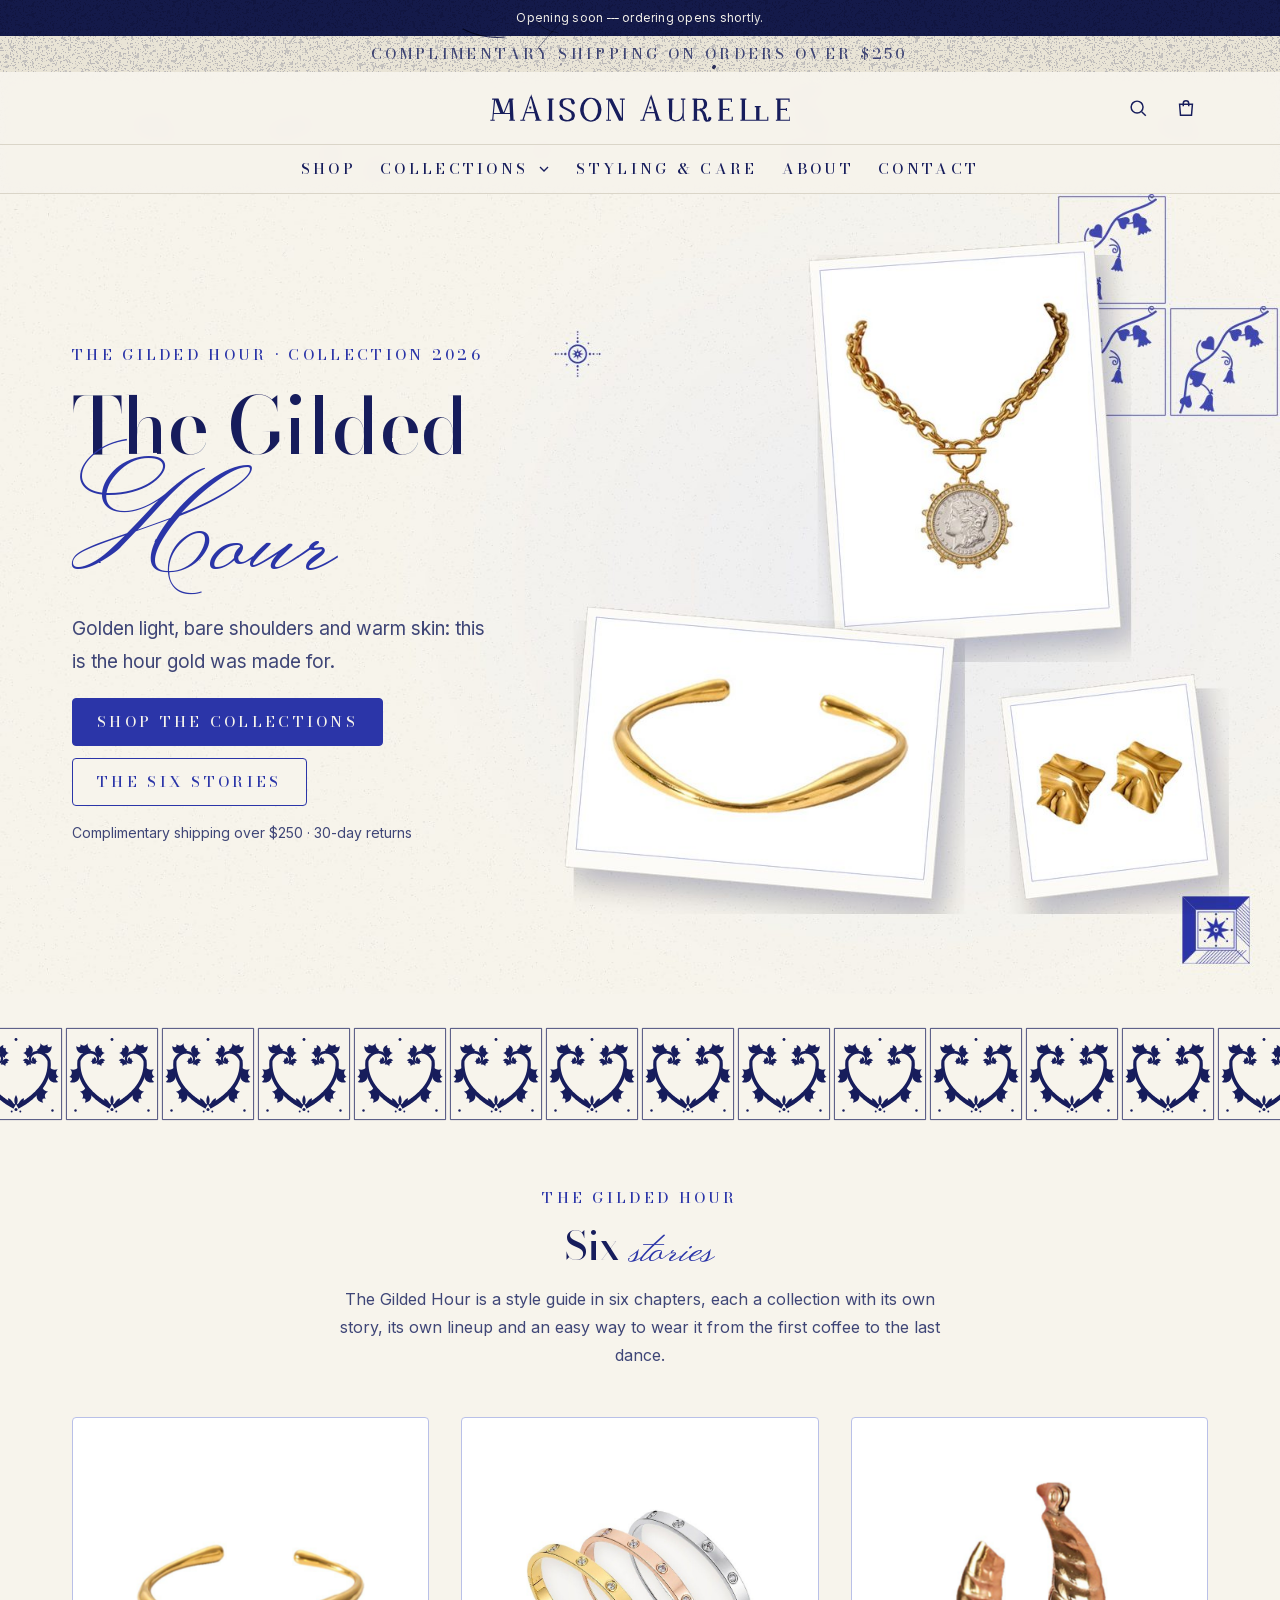
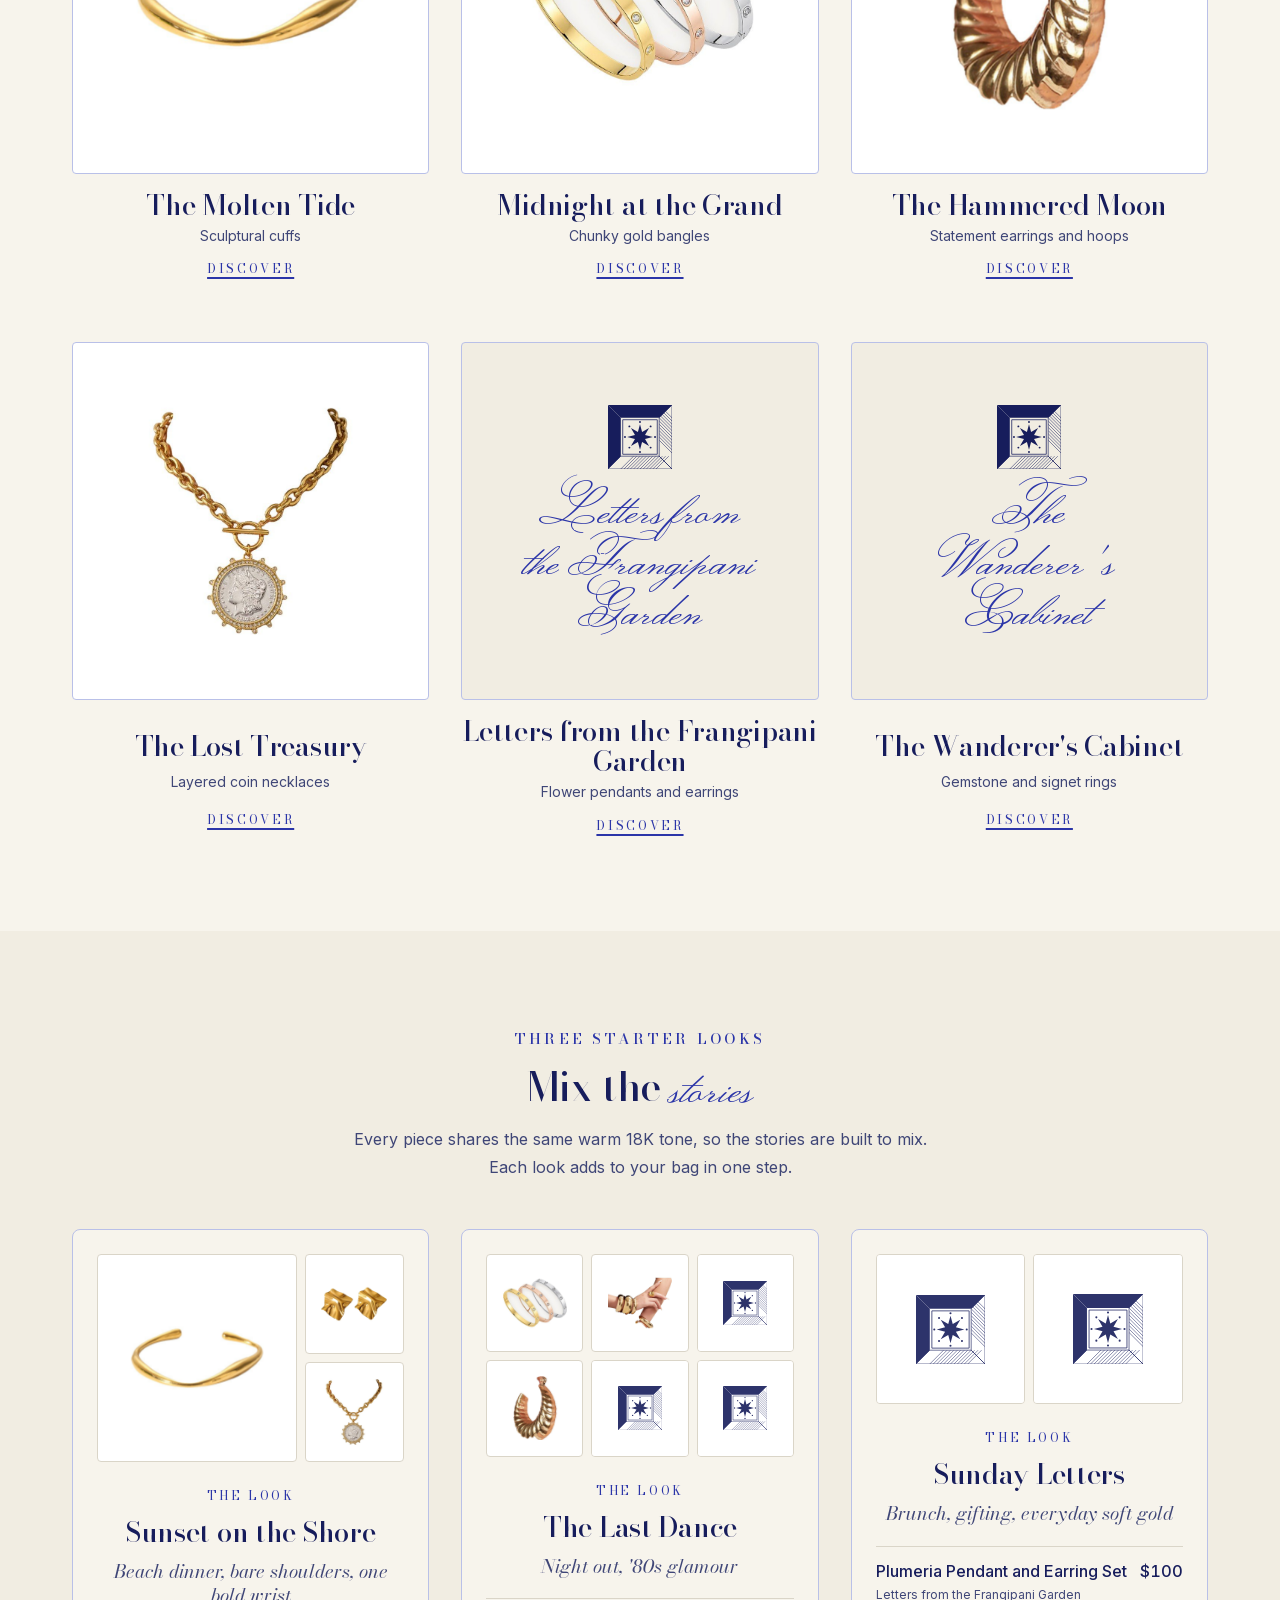
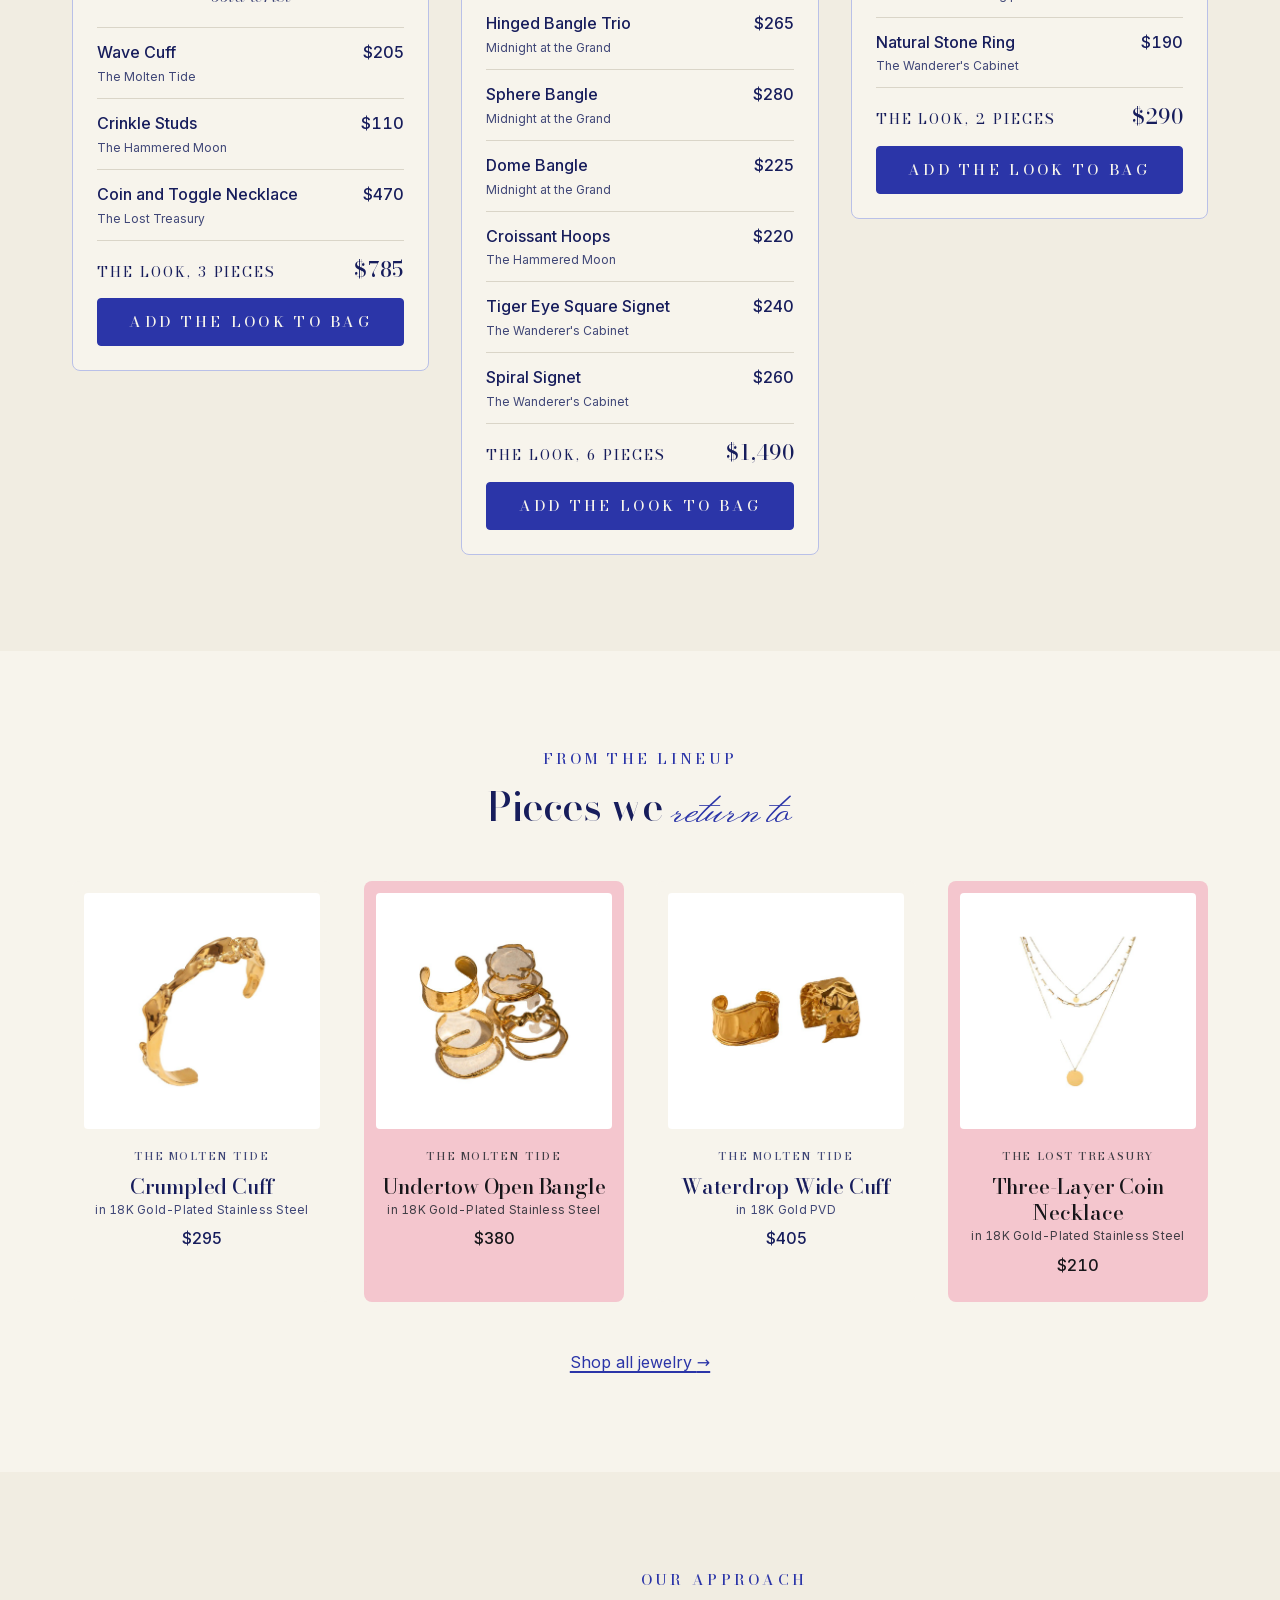
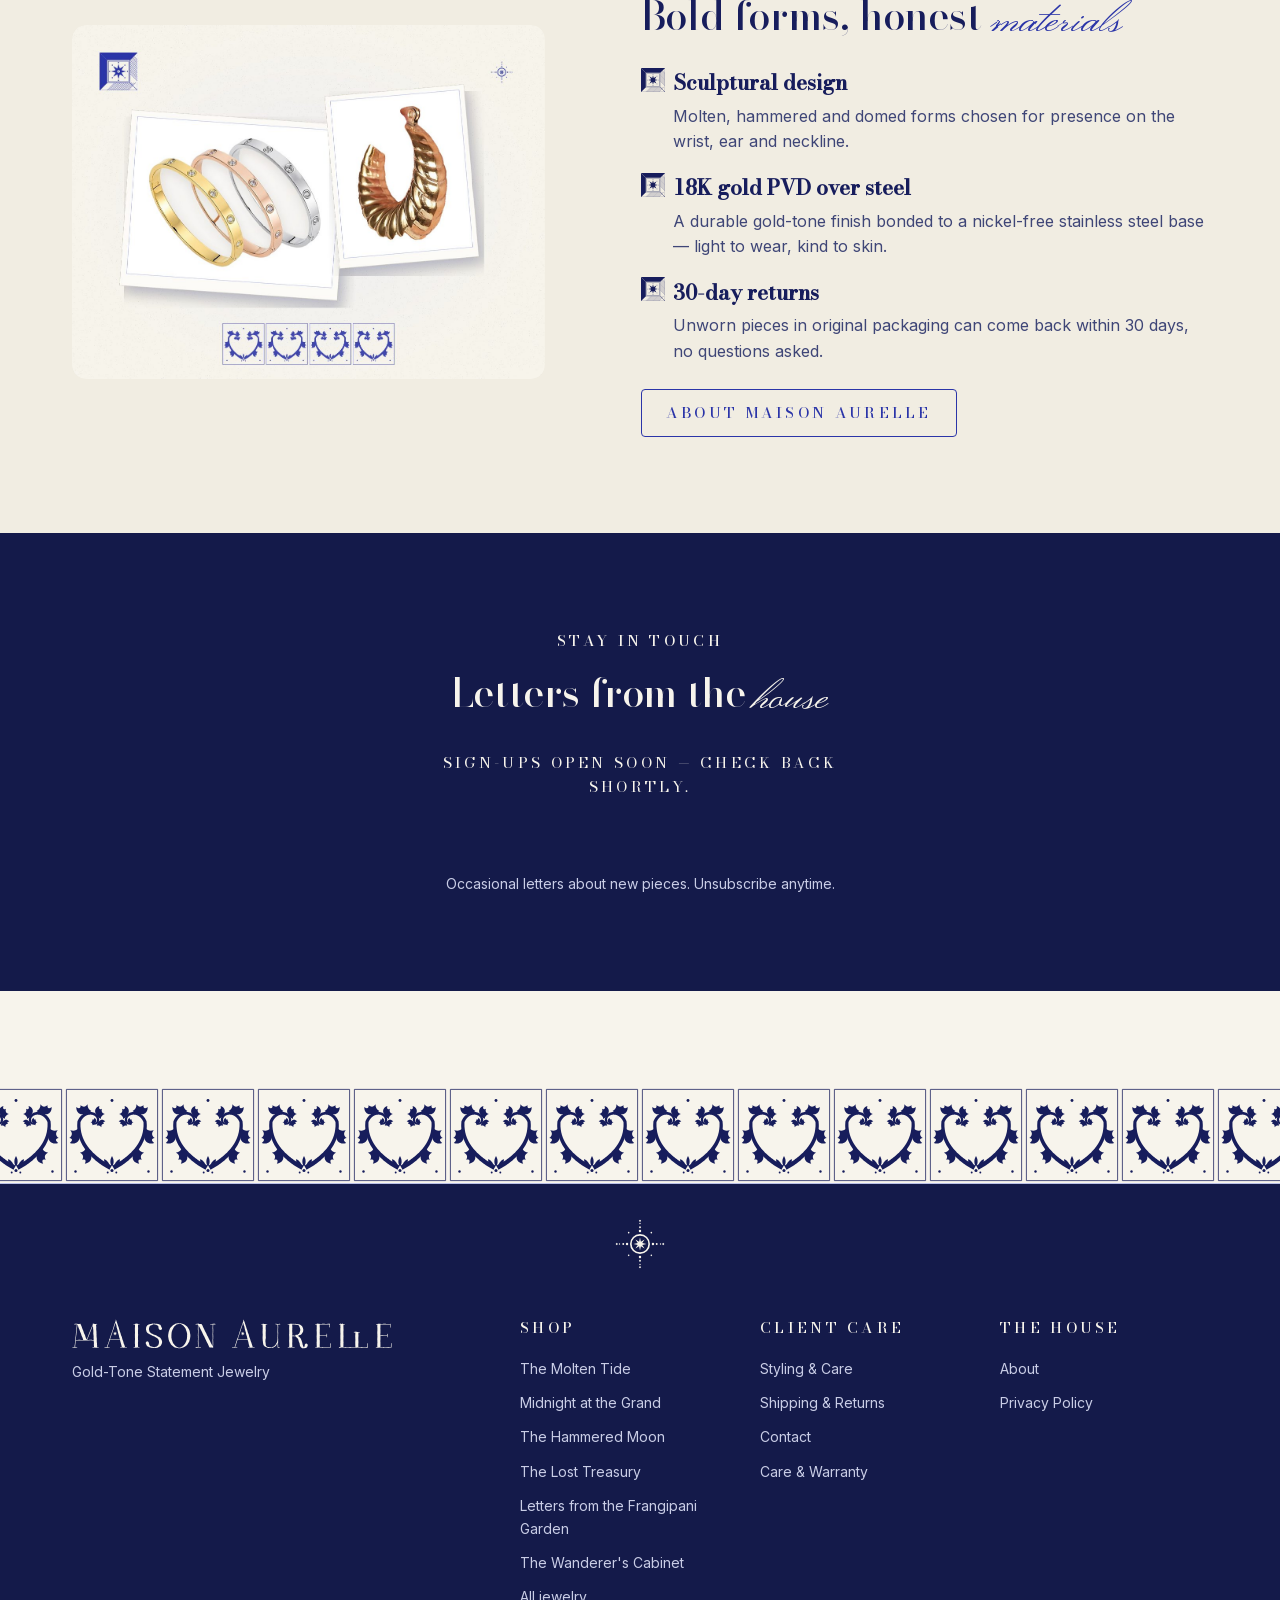
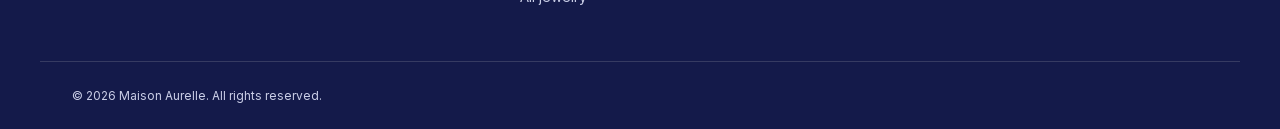
<file: index.html>
<!doctype html>
<html lang="en" data-theme="cobalt">
<head>
  <meta charset="utf-8">
  <meta name="viewport" content="width=device-width, initial-scale=1">
  <meta name="robots" content="noindex, nofollow" data-indexable-lock>
  <title>The Gilded Hour: Gold Statement Jewelry | Maison Aurelle</title>
  <meta name="description" content="The Gilded Hour, Collection 2026: six stories of sculptural cuffs, chunky bangles, statement earrings and coin necklaces in 18K gold PVD steel. Shop now.">
  <meta property="og:site_name" content="Maison Aurelle">
  <meta property="og:title" content="The Gilded Hour: Gold Statement Jewelry | Maison Aurelle">
  <meta property="og:description" content="The Gilded Hour, Collection 2026: six stories of sculptural cuffs, chunky bangles, statement earrings and coin necklaces in 18K gold PVD steel. Shop now.">
  <meta property="og:type" content="website">
  <meta property="og:image" content="assets/img/og-image.png">
  <meta property="og:image:width" content="1200">
  <meta property="og:image:height" content="630">
  <meta property="og:image:alt" content="Maison Aurelle — gold-tone statement jewelry">
  <meta name="twitter:card" content="summary_large_image">
  <meta name="twitter:image" content="assets/img/og-image.png">
  <meta name="twitter:title" content="The Gilded Hour: Gold Statement Jewelry | Maison Aurelle">
  <meta name="twitter:description" content="The Gilded Hour, Collection 2026: six stories of sculptural cuffs, chunky bangles, statement earrings and coin necklaces in 18K gold PVD steel. Shop now.">
  <meta name="theme-color" content="#F7F4EC">
  <link rel="icon" href="favicon.ico" sizes="any">
  <link rel="icon" type="image/png" sizes="32x32" href="favicon-32x32.png">
  <link rel="icon" type="image/png" sizes="16x16" href="favicon-16x16.png">
  <link rel="apple-touch-icon" sizes="180x180" href="apple-touch-icon.png">
  <link rel="manifest" href="site.webmanifest">
  <!-- Self-hosted fonts (assets/css/fonts.css); the two used above the fold are preloaded. -->
  <link rel="preload" as="font" type="font/woff2" href="assets/fonts/bodoni-moda-latin.woff2" crossorigin>
  <link rel="preload" as="font" type="font/woff2" href="assets/fonts/inter-latin.woff2" crossorigin>
  <link rel="stylesheet" href="assets/css/fonts.css">
  <link rel="preload" as="image" href="assets/img/hero.jpg" imagesrcset="assets/img/hero-960.jpg 960w, assets/img/hero.jpg 1600w" imagesizes="(min-width: 1100px) 100vw, 120vw" fetchpriority="high">
  <link rel="stylesheet" href="assets/css/tokens.css">
  <link rel="stylesheet" href="assets/css/styles.css">
</head>
<body data-description="The Gilded Hour, Collection 2026: six stories of sculptural cuffs, chunky bangles, statement earrings and coin necklaces in 18K gold PVD steel. Shop now." data-page="home">
  <!-- riso print filters (design lead) -->
  <svg xmlns="http://www.w3.org/2000/svg" width="0" height="0" style="position:absolute" aria-hidden="true">
  <filter id="riso-duotone" x="0" y="0" width="100%" height="100%" color-interpolation-filters="sRGB">
    <!-- luminance -->
    <feColorMatrix type="matrix" values="0.2126 0.7152 0.0722 0 0  0.2126 0.7152 0.0722 0 0  0.2126 0.7152 0.0722 0 0  0 0 0 1 0" result="gray"/>
    <!-- edge branch: Laplacian on gray and on inverted gray (both edge signs), threshold, dilate -->
    <feConvolveMatrix in="gray" order="3" kernelMatrix="-1 -1 -1 -1 8 -1 -1 -1 -1" divisor="1" bias="0" preserveAlpha="true" edgeMode="duplicate" result="e1"/>
    <feColorMatrix in="gray" type="matrix" values="-1 0 0 0 1  0 -1 0 0 1  0 0 -1 0 1  0 0 0 1 0" result="inv"/>
    <feConvolveMatrix in="inv" order="3" kernelMatrix="-1 -1 -1 -1 8 -1 -1 -1 -1" divisor="1" bias="0" preserveAlpha="true" edgeMode="duplicate" result="e2"/>
    <feComposite in="e1" in2="e2" operator="arithmetic" k1="0" k2="1" k3="1" k4="0" result="edges"/>
    <feColorMatrix in="edges" type="matrix" values="0 0 0 0 0  0 0 0 0 0  0 0 0 0 0  7 0 0 0 -0.55" result="edgeA"/>
    <feMorphology in="edgeA" operator="dilate" radius="0.7" result="edgeD"/>
    <!-- halftone mids branch -->
    <feColorMatrix in="SourceGraphic" type="matrix" values="0 0 0 0 0  0 0 0 0 0  0 0 0 0 0  -0.2126 -0.7152 -0.0722 0 1" result="inkmask"/>
    <feComponentTransfer in="inkmask" result="levels"><feFuncA type="table" tableValues="0 0 0.06 0.3 0.62 0.82 0.93 1 1 1 1"/></feComponentTransfer>
    <feTurbulence type="fractalNoise" baseFrequency="0.9" numOctaves="2" seed="3" stitchTiles="stitch" result="noise"/>
    <feColorMatrix in="noise" type="matrix" values="0 0 0 0 0  0 0 0 0 0  0 0 0 0 0  0 0 0 3 -0.9" result="dots"/>
    <feComposite in="levels" in2="dots" operator="arithmetic" k1="0" k2="1" k3="0.6" k4="-0.3" result="screened"/>
    <feComponentTransfer in="screened" result="thresh"><feFuncA type="table" tableValues="0 0 0.3 1 1"/></feComponentTransfer>
    <!-- contours + dots -->
    <feComposite in="edgeD" in2="thresh" operator="arithmetic" k1="0" k2="1" k3="1" k4="0" result="inkmap"/>
    <feFlood flood-color="currentColor" result="ink"/>
    <feComposite in="ink" in2="inkmap" operator="in"/>
  </filter>
  <filter id="riso-duotone-cobalt" x="0" y="0" width="100%" height="100%" color-interpolation-filters="sRGB">
    <!-- luminance -->
    <feColorMatrix type="matrix" values="0.2126 0.7152 0.0722 0 0  0.2126 0.7152 0.0722 0 0  0.2126 0.7152 0.0722 0 0  0 0 0 1 0" result="gray"/>
    <!-- edge branch: Laplacian on gray and on inverted gray (both edge signs), threshold, dilate -->
    <feConvolveMatrix in="gray" order="3" kernelMatrix="-1 -1 -1 -1 8 -1 -1 -1 -1" divisor="1" bias="0" preserveAlpha="true" edgeMode="duplicate" result="e1"/>
    <feColorMatrix in="gray" type="matrix" values="-1 0 0 0 1  0 -1 0 0 1  0 0 -1 0 1  0 0 0 1 0" result="inv"/>
    <feConvolveMatrix in="inv" order="3" kernelMatrix="-1 -1 -1 -1 8 -1 -1 -1 -1" divisor="1" bias="0" preserveAlpha="true" edgeMode="duplicate" result="e2"/>
    <feComposite in="e1" in2="e2" operator="arithmetic" k1="0" k2="1" k3="1" k4="0" result="edges"/>
    <feColorMatrix in="edges" type="matrix" values="0 0 0 0 0  0 0 0 0 0  0 0 0 0 0  7 0 0 0 -0.55" result="edgeA"/>
    <feMorphology in="edgeA" operator="dilate" radius="0.7" result="edgeD"/>
    <!-- halftone mids branch -->
    <feColorMatrix in="SourceGraphic" type="matrix" values="0 0 0 0 0  0 0 0 0 0  0 0 0 0 0  -0.2126 -0.7152 -0.0722 0 1" result="inkmask"/>
    <feComponentTransfer in="inkmask" result="levels"><feFuncA type="table" tableValues="0 0 0.06 0.3 0.62 0.82 0.93 1 1 1 1"/></feComponentTransfer>
    <feTurbulence type="fractalNoise" baseFrequency="0.9" numOctaves="2" seed="3" stitchTiles="stitch" result="noise"/>
    <feColorMatrix in="noise" type="matrix" values="0 0 0 0 0  0 0 0 0 0  0 0 0 0 0  0 0 0 3 -0.9" result="dots"/>
    <feComposite in="levels" in2="dots" operator="arithmetic" k1="0" k2="1" k3="0.6" k4="-0.3" result="screened"/>
    <feComponentTransfer in="screened" result="thresh"><feFuncA type="table" tableValues="0 0 0.3 1 1"/></feComponentTransfer>
    <!-- contours + dots -->
    <feComposite in="edgeD" in2="thresh" operator="arithmetic" k1="0" k2="1" k3="1" k4="0" result="inkmap"/>
    <feFlood flood-color="#2B35A8" result="ink"/>
    <feComposite in="ink" in2="inkmap" operator="in"/>
  </filter>
  <filter id="riso-duotone-ink" x="0" y="0" width="100%" height="100%" color-interpolation-filters="sRGB">
    <!-- luminance -->
    <feColorMatrix type="matrix" values="0.2126 0.7152 0.0722 0 0  0.2126 0.7152 0.0722 0 0  0.2126 0.7152 0.0722 0 0  0 0 0 1 0" result="gray"/>
    <!-- edge branch: Laplacian on gray and on inverted gray (both edge signs), threshold, dilate -->
    <feConvolveMatrix in="gray" order="3" kernelMatrix="-1 -1 -1 -1 8 -1 -1 -1 -1" divisor="1" bias="0" preserveAlpha="true" edgeMode="duplicate" result="e1"/>
    <feColorMatrix in="gray" type="matrix" values="-1 0 0 0 1  0 -1 0 0 1  0 0 -1 0 1  0 0 0 1 0" result="inv"/>
    <feConvolveMatrix in="inv" order="3" kernelMatrix="-1 -1 -1 -1 8 -1 -1 -1 -1" divisor="1" bias="0" preserveAlpha="true" edgeMode="duplicate" result="e2"/>
    <feComposite in="e1" in2="e2" operator="arithmetic" k1="0" k2="1" k3="1" k4="0" result="edges"/>
    <feColorMatrix in="edges" type="matrix" values="0 0 0 0 0  0 0 0 0 0  0 0 0 0 0  7 0 0 0 -0.55" result="edgeA"/>
    <feMorphology in="edgeA" operator="dilate" radius="0.7" result="edgeD"/>
    <!-- halftone mids branch -->
    <feColorMatrix in="SourceGraphic" type="matrix" values="0 0 0 0 0  0 0 0 0 0  0 0 0 0 0  -0.2126 -0.7152 -0.0722 0 1" result="inkmask"/>
    <feComponentTransfer in="inkmask" result="levels"><feFuncA type="table" tableValues="0 0 0.06 0.3 0.62 0.82 0.93 1 1 1 1"/></feComponentTransfer>
    <feTurbulence type="fractalNoise" baseFrequency="0.9" numOctaves="2" seed="3" stitchTiles="stitch" result="noise"/>
    <feColorMatrix in="noise" type="matrix" values="0 0 0 0 0  0 0 0 0 0  0 0 0 0 0  0 0 0 3 -0.9" result="dots"/>
    <feComposite in="levels" in2="dots" operator="arithmetic" k1="0" k2="1" k3="0.6" k4="-0.3" result="screened"/>
    <feComponentTransfer in="screened" result="thresh"><feFuncA type="table" tableValues="0 0 0.3 1 1"/></feComponentTransfer>
    <!-- contours + dots -->
    <feComposite in="edgeD" in2="thresh" operator="arithmetic" k1="0" k2="1" k3="1" k4="0" result="inkmap"/>
    <feFlood flood-color="#17161A" result="ink"/>
    <feComposite in="ink" in2="inkmap" operator="in"/>
  </filter>
  <filter id="riso-grain-ink" x="0" y="0" width="100%" height="100%" color-interpolation-filters="sRGB">
    <feColorMatrix type="matrix" values="0 0 0 0 0  0 0 0 0 0  0 0 0 0 0  -0.2126 -0.7152 -0.0722 0 1" result="inkmask"/>
    <feComponentTransfer in="inkmask" result="levels"><feFuncA type="table" tableValues="0 0 0.08 0.6 1 1"/></feComponentTransfer>
    <feTurbulence type="fractalNoise" baseFrequency=".9" numOctaves="3" seed="9" stitchTiles="stitch" result="n"/>
    <feColorMatrix in="n" type="matrix" values="0 0 0 0 0  0 0 0 0 0  0 0 0 0 0  0 0 0 -3 2.2" result="holes"/>
    <feComposite in="levels" in2="holes" operator="in" result="speckled"/>
    <feFlood flood-color="currentColor" result="ink"/>
    <feComposite in="ink" in2="speckled" operator="in"/>
  </filter>
  <filter id="riso-rough" x="-2%" y="-5%" width="104%" height="110%">
    <feTurbulence type="fractalNoise" baseFrequency=".08" numOctaves="2" seed="4" result="n"/>
    <feDisplacementMap in="SourceGraphic" in2="n" scale="1.5" xChannelSelector="R" yChannelSelector="G"/>
  </filter>
</svg>
  <a class="skip-link" href="#main">Skip to content</a>
  <!-- Static so nothing is inserted above the page after first paint (no layout shift); layout.js keeps the text in sync with config.js -->
  <div class="notice-bar" role="region" aria-label="Store notice"><div class="container">Opening soon — explore the collection; ordering opens shortly.</div></div>
  <p class="announce" role="region" aria-label="Shipping offer">Complimentary shipping on orders over $250</p>
  <header id="site-header" class="site-header">
    <noscript>
      <div class="noscript-header">
        <a class="noscript-brand" href="index.html"><img src="assets/img/logo-wordmark.svg" alt="Maison Aurelle" width="302" height="28"></a>
        <nav aria-label="Primary"><a href="shop.html">Shop</a><a href="about.html">About</a><a href="contact.html">Contact</a></nav>
        <p>Please enable JavaScript to use the shopping bag.</p>
      </div>
    </noscript>
  </header>

  <main id="main" tabindex="-1">
    <section class="hero hero--season" aria-labelledby="hero-title">
      <div class="hero__media">
        <img src="assets/img/hero.jpg" srcset="assets/img/hero-960.jpg 960w, assets/img/hero.jpg 1600w" sizes="(min-width: 1100px) 100vw, 120vw" alt="A coin medallion necklace, a molten open cuff and crinkled gold studs laid out on paper beside blue tile ornaments" width="1600" height="1000" loading="eager" fetchpriority="high" decoding="async">
      </div>
      <div class="container hero__grid">
        <div class="hero__text">
          <p class="eyebrow" data-season="full">The Gilded Hour · Collection 2026</p>
          <h1 id="hero-title" class="hero__title">The Gilded <span class="script">Hour</span></h1>
          <p class="lead hero__lead">Golden light, bare shoulders and warm skin: this is the hour gold was made for.</p>
          <div class="hero__actions">
            <a class="btn btn--primary hero__cta" href="shop.html">Shop the collections</a>
            <a class="btn btn--secondary" href="#stories">The six stories</a>
          </div>
          <p class="hero__trust" data-trust-line>Complimentary shipping over $250 · 30-day returns</p>
        </div>
      </div>
    </section>

    <div class="divider" aria-hidden="true"></div>
    <section class="section" id="stories" aria-labelledby="stories-title">
      <div class="container">
        <div class="section-head section-head--center">
          <p class="eyebrow" data-season="name">The Gilded Hour</p>
          <h2 id="stories-title">Six <span class="script">stories</span></h2>
          <p class="section-head__lead">The Gilded Hour is a style guide in six chapters, each a collection with its own story, its own lineup and an easy way to wear it from the first coffee to the last dance.</p>
        </div>
        <div id="story-grid" class="story-grid"></div>
      </div>
    </section>

    <section class="section section--surface" id="looks" aria-labelledby="looks-title">
      <div class="container">
        <div class="section-head section-head--center">
          <p class="eyebrow">Three starter looks</p>
          <h2 id="looks-title">Mix the <span class="script">stories</span></h2>
          <p class="section-head__lead">Every piece shares the same warm 18K tone, so the stories are built to mix. Each look adds to your bag in one step.</p>
        </div>
        <div id="look-grid" class="look-grid"></div>
      </div>
    </section>

    <section class="section" aria-labelledby="featured-title">
      <div class="container">
        <div class="section-head section-head--center">
          <p class="eyebrow">From the lineup</p>
          <h2 id="featured-title">Pieces we <span class="script">return to</span></h2>
        </div>
        <div id="featured-grid" class="product-grid product-grid--4"></div>
        <p class="section-foot"><a class="view-all" href="shop.html">Shop all jewelry <span aria-hidden="true">&rarr;</span></a></p>
      </div>
    </section>

    <section class="section section--surface" aria-labelledby="approach-title">
      <div class="container story">
        <div class="story__media">
          <img src="assets/img/story.jpg" alt="A hinged bangle trio in gold, rose and silver tones beside a ridged croissant hoop, set on paper with blue tile ornaments" width="1200" height="900" loading="lazy" decoding="async">
        </div>
        <div>
          <p class="eyebrow">Our approach</p>
          <h2 id="approach-title">Bold forms, honest <span class="script">materials</span></h2>
          <ul class="story__points">
            <li><strong>Sculptural design</strong><span class="text-muted">Molten, hammered and domed forms chosen for presence on the wrist, ear and neckline.</span></li>
            <li><strong>18K gold PVD over steel</strong><span class="text-muted">A durable gold-tone finish bonded to a nickel-free stainless steel base — light to wear, kind to skin.</span></li>
            <li><strong>30-day returns</strong><span class="text-muted">Unworn pieces in original packaging can come back within 30 days, no questions asked.</span></li>
          </ul>
          <a class="btn btn--secondary" href="about.html"><span>About <span data-store-name>Maison Aurelle</span></span></a>
        </div>
      </div>
    </section>

    <section class="section newsletter" aria-labelledby="news-title">
      <div class="container newsletter__inner">
        <p class="eyebrow">Stay in touch</p>
        <h2 id="news-title" class="newsletter__title">Letters from the <span class="script">house</span></h2>
        <form id="newsletter-form" class="newsletter__form" novalidate>
          <div class="field">
            <label for="newsletter-email">Email address <span class="req" aria-hidden="true">*</span></label>
            <input id="newsletter-email" name="email" type="email" autocomplete="email" required>
            <p class="field__error" id="newsletter-email-error" hidden></p>
          </div>
          <button class="btn btn--primary" type="submit">Subscribe</button>
        </form>
        <p id="newsletter-status" class="form-status" role="status"></p>
        <p class="newsletter__fine text-muted">Occasional letters about new pieces. Unsubscribe anytime.</p>
      </div>
    </section>
  </main>

  <footer id="site-footer"></footer>

  <script defer src="assets/js/config.js"></script>
  <script defer src="assets/js/collections.js"></script>
  <script defer src="assets/js/products.js"></script>
  <script defer src="assets/js/utils.js"></script>
  <script defer src="assets/js/catalog.js"></script>
  <script defer src="assets/js/cart.js"></script>
  <script defer src="assets/js/forms.js"></script>
  <script defer src="assets/js/layout.js"></script>
  <script defer src="assets/js/analytics.js"></script>
  <script defer src="assets/js/pages/home.js"></script>
</body>
</html>
</file>
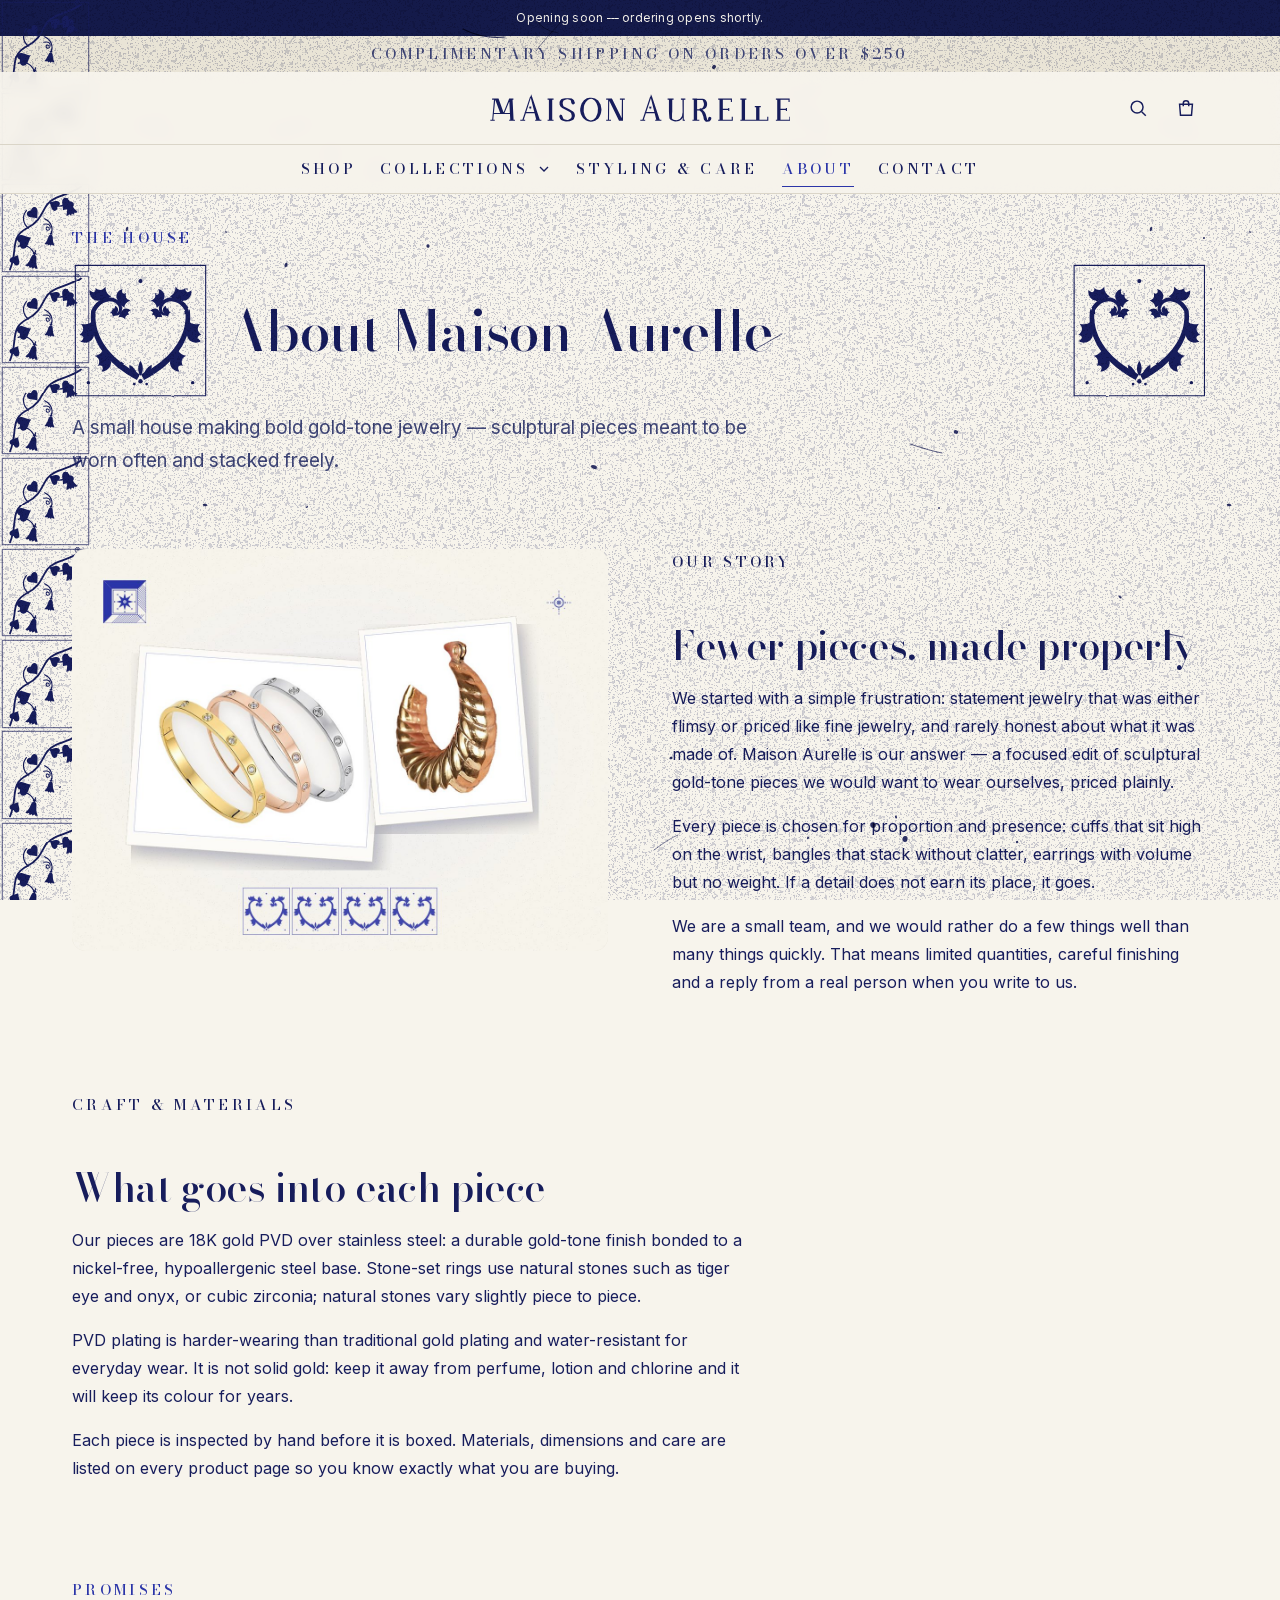
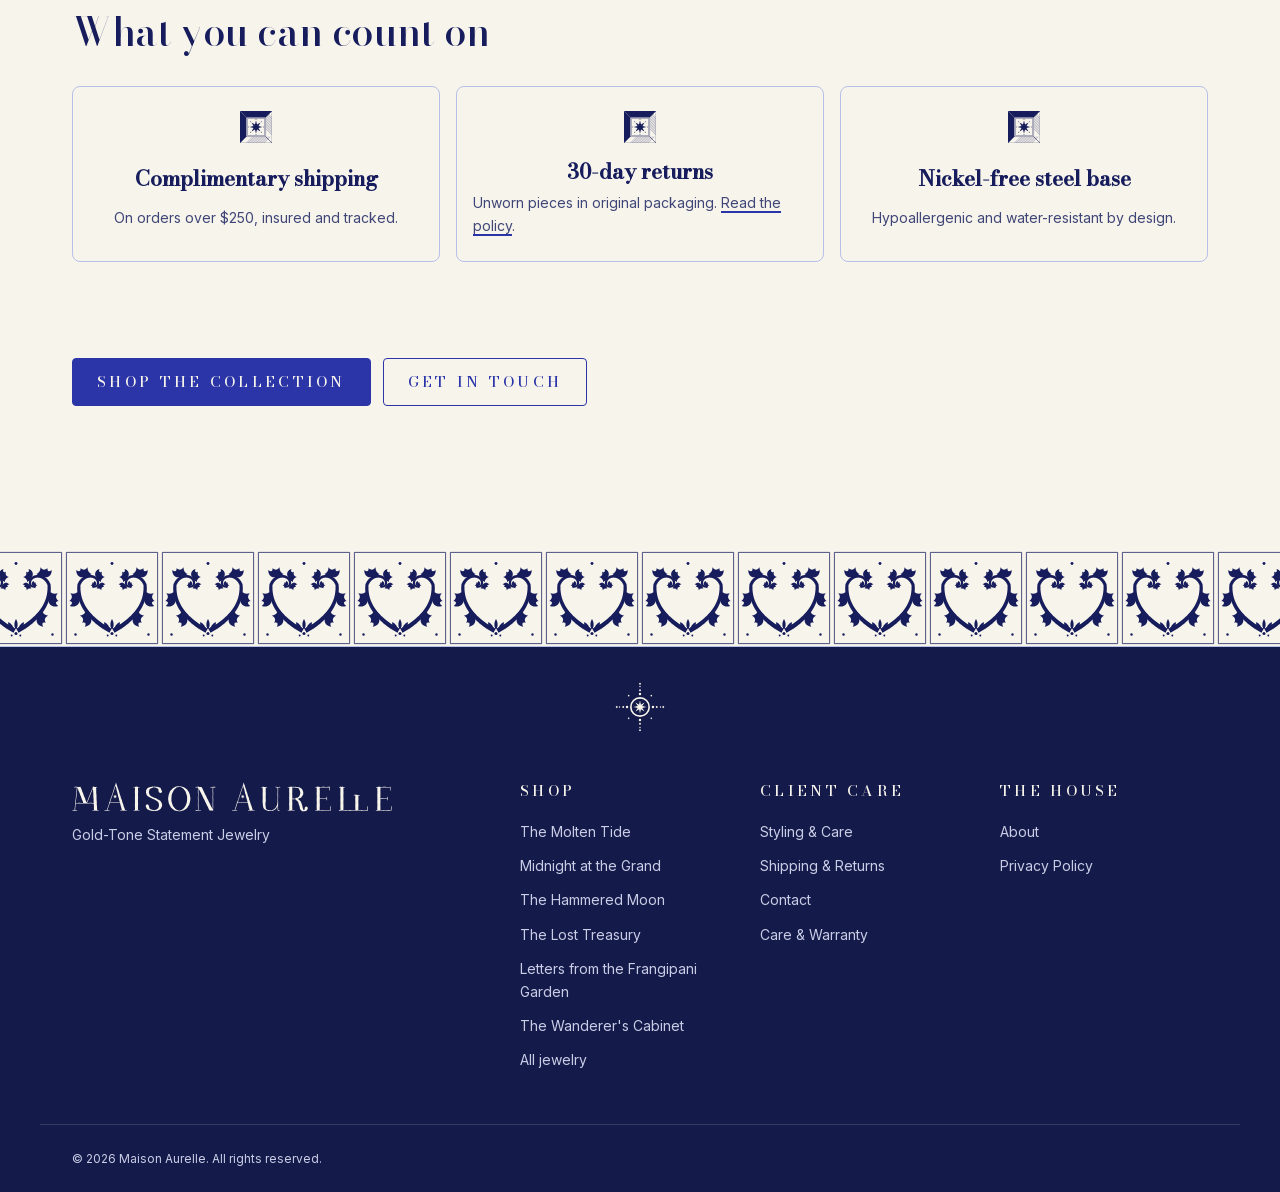
<file: about.html>
<!doctype html>
<html lang="en" data-theme="cobalt">
<head>
  <meta charset="utf-8">
  <meta name="viewport" content="width=device-width, initial-scale=1">
  <meta name="robots" content="noindex, nofollow" data-indexable-lock>
  <title>About Our House | Maison Aurelle</title>
  <meta name="description" content="Meet Maison Aurelle: a small house editing bold gold-tone jewelry in 18K gold PVD over nickel-free steel, priced plainly. Discover the collection.">
  <meta property="og:site_name" content="Maison Aurelle">
  <meta property="og:title" content="About Our House | Maison Aurelle">
  <meta property="og:description" content="Meet Maison Aurelle: a small house editing bold gold-tone jewelry in 18K gold PVD over nickel-free steel, priced plainly. Discover the collection.">
  <meta property="og:type" content="website">
  <meta property="og:image" content="assets/img/og-image.png">
  <meta property="og:image:width" content="1200">
  <meta property="og:image:height" content="630">
  <meta property="og:image:alt" content="Maison Aurelle — gold-tone statement jewelry">
  <meta name="twitter:card" content="summary_large_image">
  <meta name="twitter:image" content="assets/img/og-image.png">
  <meta name="twitter:title" content="About Our House | Maison Aurelle">
  <meta name="twitter:description" content="Meet Maison Aurelle: a small house editing bold gold-tone jewelry in 18K gold PVD over nickel-free steel, priced plainly. Discover the collection.">
  <meta name="theme-color" content="#F7F4EC">
  <link rel="icon" href="favicon.ico" sizes="any">
  <link rel="icon" type="image/png" sizes="32x32" href="favicon-32x32.png">
  <link rel="icon" type="image/png" sizes="16x16" href="favicon-16x16.png">
  <link rel="apple-touch-icon" sizes="180x180" href="apple-touch-icon.png">
  <link rel="manifest" href="site.webmanifest">
  <!-- Self-hosted fonts (assets/css/fonts.css); the two used above the fold are preloaded. -->
  <link rel="preload" as="font" type="font/woff2" href="assets/fonts/bodoni-moda-latin.woff2" crossorigin>
  <link rel="preload" as="font" type="font/woff2" href="assets/fonts/inter-latin.woff2" crossorigin>
  <link rel="stylesheet" href="assets/css/fonts.css">
  <link rel="stylesheet" href="assets/css/tokens.css">
  <link rel="stylesheet" href="assets/css/styles.css">
</head>
<body data-description="Meet Maison Aurelle: a small house editing bold gold-tone jewelry in 18K gold PVD over nickel-free steel, priced plainly. Discover the collection." data-page="about" data-title="About Our House">
  <!-- riso print filters (design lead) -->
  <svg xmlns="http://www.w3.org/2000/svg" width="0" height="0" style="position:absolute" aria-hidden="true">
  <filter id="riso-duotone" x="0" y="0" width="100%" height="100%" color-interpolation-filters="sRGB">
    <!-- luminance -->
    <feColorMatrix type="matrix" values="0.2126 0.7152 0.0722 0 0  0.2126 0.7152 0.0722 0 0  0.2126 0.7152 0.0722 0 0  0 0 0 1 0" result="gray"/>
    <!-- edge branch: Laplacian on gray and on inverted gray (both edge signs), threshold, dilate -->
    <feConvolveMatrix in="gray" order="3" kernelMatrix="-1 -1 -1 -1 8 -1 -1 -1 -1" divisor="1" bias="0" preserveAlpha="true" edgeMode="duplicate" result="e1"/>
    <feColorMatrix in="gray" type="matrix" values="-1 0 0 0 1  0 -1 0 0 1  0 0 -1 0 1  0 0 0 1 0" result="inv"/>
    <feConvolveMatrix in="inv" order="3" kernelMatrix="-1 -1 -1 -1 8 -1 -1 -1 -1" divisor="1" bias="0" preserveAlpha="true" edgeMode="duplicate" result="e2"/>
    <feComposite in="e1" in2="e2" operator="arithmetic" k1="0" k2="1" k3="1" k4="0" result="edges"/>
    <feColorMatrix in="edges" type="matrix" values="0 0 0 0 0  0 0 0 0 0  0 0 0 0 0  7 0 0 0 -0.55" result="edgeA"/>
    <feMorphology in="edgeA" operator="dilate" radius="0.7" result="edgeD"/>
    <!-- halftone mids branch -->
    <feColorMatrix in="SourceGraphic" type="matrix" values="0 0 0 0 0  0 0 0 0 0  0 0 0 0 0  -0.2126 -0.7152 -0.0722 0 1" result="inkmask"/>
    <feComponentTransfer in="inkmask" result="levels"><feFuncA type="table" tableValues="0 0 0.06 0.3 0.62 0.82 0.93 1 1 1 1"/></feComponentTransfer>
    <feTurbulence type="fractalNoise" baseFrequency="0.9" numOctaves="2" seed="3" stitchTiles="stitch" result="noise"/>
    <feColorMatrix in="noise" type="matrix" values="0 0 0 0 0  0 0 0 0 0  0 0 0 0 0  0 0 0 3 -0.9" result="dots"/>
    <feComposite in="levels" in2="dots" operator="arithmetic" k1="0" k2="1" k3="0.6" k4="-0.3" result="screened"/>
    <feComponentTransfer in="screened" result="thresh"><feFuncA type="table" tableValues="0 0 0.3 1 1"/></feComponentTransfer>
    <!-- contours + dots -->
    <feComposite in="edgeD" in2="thresh" operator="arithmetic" k1="0" k2="1" k3="1" k4="0" result="inkmap"/>
    <feFlood flood-color="currentColor" result="ink"/>
    <feComposite in="ink" in2="inkmap" operator="in"/>
  </filter>
  <filter id="riso-duotone-cobalt" x="0" y="0" width="100%" height="100%" color-interpolation-filters="sRGB">
    <!-- luminance -->
    <feColorMatrix type="matrix" values="0.2126 0.7152 0.0722 0 0  0.2126 0.7152 0.0722 0 0  0.2126 0.7152 0.0722 0 0  0 0 0 1 0" result="gray"/>
    <!-- edge branch: Laplacian on gray and on inverted gray (both edge signs), threshold, dilate -->
    <feConvolveMatrix in="gray" order="3" kernelMatrix="-1 -1 -1 -1 8 -1 -1 -1 -1" divisor="1" bias="0" preserveAlpha="true" edgeMode="duplicate" result="e1"/>
    <feColorMatrix in="gray" type="matrix" values="-1 0 0 0 1  0 -1 0 0 1  0 0 -1 0 1  0 0 0 1 0" result="inv"/>
    <feConvolveMatrix in="inv" order="3" kernelMatrix="-1 -1 -1 -1 8 -1 -1 -1 -1" divisor="1" bias="0" preserveAlpha="true" edgeMode="duplicate" result="e2"/>
    <feComposite in="e1" in2="e2" operator="arithmetic" k1="0" k2="1" k3="1" k4="0" result="edges"/>
    <feColorMatrix in="edges" type="matrix" values="0 0 0 0 0  0 0 0 0 0  0 0 0 0 0  7 0 0 0 -0.55" result="edgeA"/>
    <feMorphology in="edgeA" operator="dilate" radius="0.7" result="edgeD"/>
    <!-- halftone mids branch -->
    <feColorMatrix in="SourceGraphic" type="matrix" values="0 0 0 0 0  0 0 0 0 0  0 0 0 0 0  -0.2126 -0.7152 -0.0722 0 1" result="inkmask"/>
    <feComponentTransfer in="inkmask" result="levels"><feFuncA type="table" tableValues="0 0 0.06 0.3 0.62 0.82 0.93 1 1 1 1"/></feComponentTransfer>
    <feTurbulence type="fractalNoise" baseFrequency="0.9" numOctaves="2" seed="3" stitchTiles="stitch" result="noise"/>
    <feColorMatrix in="noise" type="matrix" values="0 0 0 0 0  0 0 0 0 0  0 0 0 0 0  0 0 0 3 -0.9" result="dots"/>
    <feComposite in="levels" in2="dots" operator="arithmetic" k1="0" k2="1" k3="0.6" k4="-0.3" result="screened"/>
    <feComponentTransfer in="screened" result="thresh"><feFuncA type="table" tableValues="0 0 0.3 1 1"/></feComponentTransfer>
    <!-- contours + dots -->
    <feComposite in="edgeD" in2="thresh" operator="arithmetic" k1="0" k2="1" k3="1" k4="0" result="inkmap"/>
    <feFlood flood-color="#2B35A8" result="ink"/>
    <feComposite in="ink" in2="inkmap" operator="in"/>
  </filter>
  <filter id="riso-duotone-ink" x="0" y="0" width="100%" height="100%" color-interpolation-filters="sRGB">
    <!-- luminance -->
    <feColorMatrix type="matrix" values="0.2126 0.7152 0.0722 0 0  0.2126 0.7152 0.0722 0 0  0.2126 0.7152 0.0722 0 0  0 0 0 1 0" result="gray"/>
    <!-- edge branch: Laplacian on gray and on inverted gray (both edge signs), threshold, dilate -->
    <feConvolveMatrix in="gray" order="3" kernelMatrix="-1 -1 -1 -1 8 -1 -1 -1 -1" divisor="1" bias="0" preserveAlpha="true" edgeMode="duplicate" result="e1"/>
    <feColorMatrix in="gray" type="matrix" values="-1 0 0 0 1  0 -1 0 0 1  0 0 -1 0 1  0 0 0 1 0" result="inv"/>
    <feConvolveMatrix in="inv" order="3" kernelMatrix="-1 -1 -1 -1 8 -1 -1 -1 -1" divisor="1" bias="0" preserveAlpha="true" edgeMode="duplicate" result="e2"/>
    <feComposite in="e1" in2="e2" operator="arithmetic" k1="0" k2="1" k3="1" k4="0" result="edges"/>
    <feColorMatrix in="edges" type="matrix" values="0 0 0 0 0  0 0 0 0 0  0 0 0 0 0  7 0 0 0 -0.55" result="edgeA"/>
    <feMorphology in="edgeA" operator="dilate" radius="0.7" result="edgeD"/>
    <!-- halftone mids branch -->
    <feColorMatrix in="SourceGraphic" type="matrix" values="0 0 0 0 0  0 0 0 0 0  0 0 0 0 0  -0.2126 -0.7152 -0.0722 0 1" result="inkmask"/>
    <feComponentTransfer in="inkmask" result="levels"><feFuncA type="table" tableValues="0 0 0.06 0.3 0.62 0.82 0.93 1 1 1 1"/></feComponentTransfer>
    <feTurbulence type="fractalNoise" baseFrequency="0.9" numOctaves="2" seed="3" stitchTiles="stitch" result="noise"/>
    <feColorMatrix in="noise" type="matrix" values="0 0 0 0 0  0 0 0 0 0  0 0 0 0 0  0 0 0 3 -0.9" result="dots"/>
    <feComposite in="levels" in2="dots" operator="arithmetic" k1="0" k2="1" k3="0.6" k4="-0.3" result="screened"/>
    <feComponentTransfer in="screened" result="thresh"><feFuncA type="table" tableValues="0 0 0.3 1 1"/></feComponentTransfer>
    <!-- contours + dots -->
    <feComposite in="edgeD" in2="thresh" operator="arithmetic" k1="0" k2="1" k3="1" k4="0" result="inkmap"/>
    <feFlood flood-color="#17161A" result="ink"/>
    <feComposite in="ink" in2="inkmap" operator="in"/>
  </filter>
  <filter id="riso-grain-ink" x="0" y="0" width="100%" height="100%" color-interpolation-filters="sRGB">
    <feColorMatrix type="matrix" values="0 0 0 0 0  0 0 0 0 0  0 0 0 0 0  -0.2126 -0.7152 -0.0722 0 1" result="inkmask"/>
    <feComponentTransfer in="inkmask" result="levels"><feFuncA type="table" tableValues="0 0 0.08 0.6 1 1"/></feComponentTransfer>
    <feTurbulence type="fractalNoise" baseFrequency=".9" numOctaves="3" seed="9" stitchTiles="stitch" result="n"/>
    <feColorMatrix in="n" type="matrix" values="0 0 0 0 0  0 0 0 0 0  0 0 0 0 0  0 0 0 -3 2.2" result="holes"/>
    <feComposite in="levels" in2="holes" operator="in" result="speckled"/>
    <feFlood flood-color="currentColor" result="ink"/>
    <feComposite in="ink" in2="speckled" operator="in"/>
  </filter>
  <filter id="riso-rough" x="-2%" y="-5%" width="104%" height="110%">
    <feTurbulence type="fractalNoise" baseFrequency=".08" numOctaves="2" seed="4" result="n"/>
    <feDisplacementMap in="SourceGraphic" in2="n" scale="1.5" xChannelSelector="R" yChannelSelector="G"/>
  </filter>
</svg>
  <a class="skip-link" href="#main">Skip to content</a>
  <!-- Static so nothing is inserted above the page after first paint (no layout shift); layout.js keeps the text in sync with config.js -->
  <div class="notice-bar" role="region" aria-label="Store notice"><div class="container">Opening soon — explore the collection; ordering opens shortly.</div></div>
  <p class="announce" role="region" aria-label="Shipping offer">Complimentary shipping on orders over $250</p>
  <header id="site-header" class="site-header">
    <noscript>
      <div class="noscript-header">
        <a class="noscript-brand" href="index.html"><img src="assets/img/logo-wordmark.svg" alt="Maison Aurelle" width="302" height="28"></a>
        <nav aria-label="Primary"><a href="shop.html">Shop</a><a href="about.html">About</a><a href="contact.html">Contact</a></nav>
        <p>Please enable JavaScript to use the shopping bag.</p>
      </div>
    </noscript>
  </header>

  <main id="main" tabindex="-1">
    <div class="container">
      <div class="page-head">
        <p class="eyebrow">The house</p>
        <div class="h1-frame"><span class="ornament ornament--scroll" aria-hidden="true"></span><h1>About <span data-store-name>Maison Aurelle</span></h1><span class="ornament ornament--scroll ornament--mirror" aria-hidden="true"></span></div>
        <p class="lead">A small house making bold gold-tone jewelry — sculptural pieces meant to be worn often and stacked freely.</p>
      </div>

      <!-- OWNER: replace these paragraphs with your own story. Keep claims you can stand behind. -->
      <section class="about-grid section--tight" aria-labelledby="story-title">
        <div class="story__media">
          <img src="assets/img/story.jpg" alt="A hinged bangle trio in gold, rose and silver tones beside a ridged croissant hoop, set on paper with blue tile ornaments" width="1200" height="900" loading="eager" decoding="async">
        </div>
        <div class="prose">
          <p class="eyebrow">Our story</p>
          <h2 id="story-title" class="mt-0">Fewer pieces, made properly</h2>
          <p>We started with a simple frustration: statement jewelry that was either flimsy or priced like fine jewelry, and rarely honest about what it was made of. <span data-store-name>Maison Aurelle</span> is our answer — a focused edit of sculptural gold-tone pieces we would want to wear ourselves, priced plainly.</p>
          <p>Every piece is chosen for proportion and presence: cuffs that sit high on the wrist, bangles that stack without clatter, earrings with volume but no weight. If a detail does not earn its place, it goes.</p>
          <p>We are a small team, and we would rather do a few things well than many things quickly. That means limited quantities, careful finishing and a reply from a real person when you write to us.</p>
        </div>
      </section>

      <section class="section section--tight" aria-labelledby="craft-title">
        <div class="prose">
          <p class="eyebrow">Craft &amp; materials</p>
          <h2 id="craft-title" class="mt-0">What goes into each piece</h2>
          <p>Our pieces are 18K gold PVD over stainless steel: a durable gold-tone finish bonded to a nickel-free, hypoallergenic steel base. Stone-set rings use natural stones such as tiger eye and onyx, or cubic zirconia; natural stones vary slightly piece to piece.</p>
          <p>PVD plating is harder-wearing than traditional gold plating and water-resistant for everyday wear. It is not solid gold: keep it away from perfume, lotion and chlorine and it will keep its colour for years.</p>
          <p>Each piece is inspected by hand before it is boxed. Materials, dimensions and care are listed on every product page so you know exactly what you are buying.</p>
        </div>
      </section>

      <section class="section section--tight" aria-labelledby="promise-title">
        <div class="section-head">
          <div class="section-head__text">
            <p class="eyebrow">Promises</p>
            <h2 id="promise-title">What you can count on</h2>
          </div>
        </div>
        <div class="promise-grid">
          <div class="care-strip__item"><strong>Complimentary shipping</strong><span>On orders over <span data-free-threshold>$250</span>, insured and tracked.</span></div>
          <div class="care-strip__item"><strong>30-day returns</strong><span>Unworn pieces in original packaging. <a href="shipping-returns.html#returns">Read the policy</a>.</span></div>
          <div class="care-strip__item"><strong>Nickel-free steel base</strong><span>Hypoallergenic and water-resistant by design.</span></div>
        </div>
      </section>

      <section class="section section--tight" aria-label="Next steps">
        <div class="btn-row">
          <a class="btn btn--primary" href="shop.html">Shop the collection</a>
          <a class="btn btn--secondary" href="contact.html">Get in touch</a>
        </div>
      </section>
    </div>
  </main>

  <footer id="site-footer"></footer>

  <script defer src="assets/js/config.js"></script>
  <script defer src="assets/js/collections.js"></script>
  <script defer src="assets/js/products.js"></script>
  <script defer src="assets/js/utils.js"></script>
  <script defer src="assets/js/catalog.js"></script>
  <script defer src="assets/js/cart.js"></script>
  <script defer src="assets/js/forms.js"></script>
  <script defer src="assets/js/layout.js"></script>
  <script defer src="assets/js/analytics.js"></script>
</body>
</html>
</file>
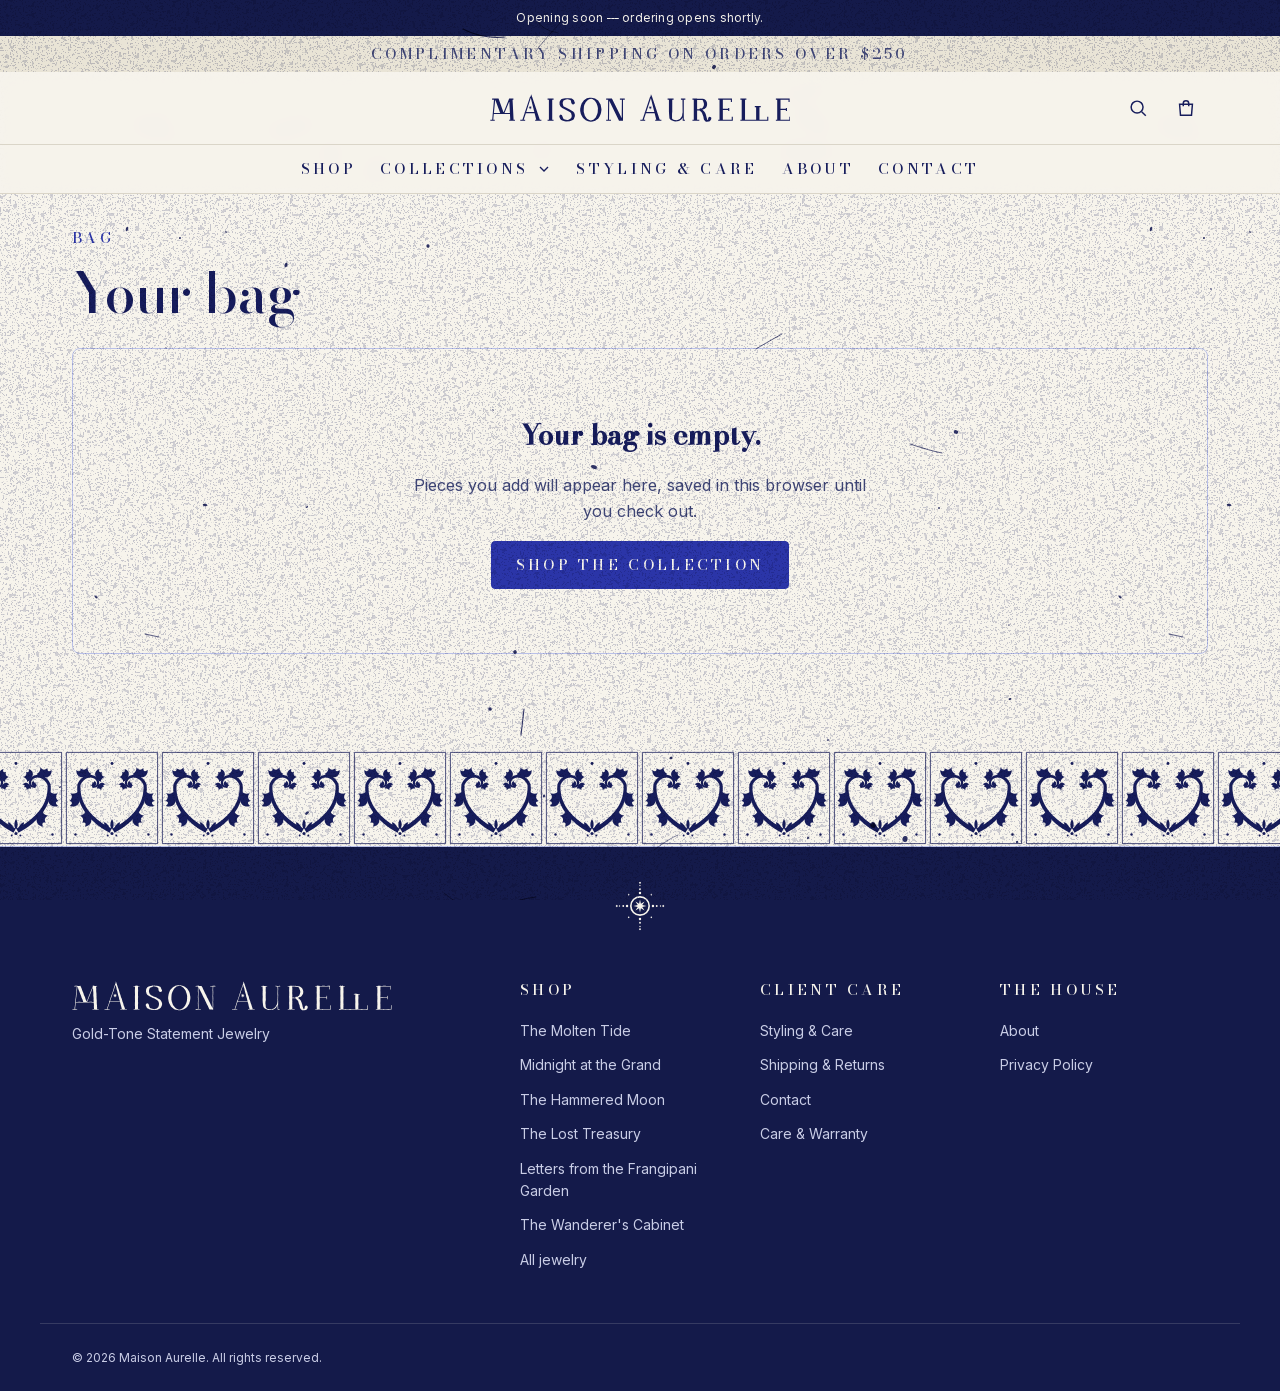
<file: cart.html>
<!doctype html>
<html lang="en" data-theme="cobalt">
<head>
  <meta charset="utf-8">
  <meta name="viewport" content="width=device-width, initial-scale=1">
  <meta name="robots" content="noindex, nofollow" data-indexable-lock>
  <title>Your Bag | Maison Aurelle</title>
  <meta name="description" content="Review the gold statement pieces in your Maison Aurelle bag, adjust quantities and see shipping and estimated tax before you check out securely.">
  <meta name="robots" content="noindex, nofollow">
  <meta property="og:site_name" content="Maison Aurelle">
  <meta property="og:title" content="Your Bag | Maison Aurelle">
  <meta property="og:description" content="Review the gold statement pieces in your Maison Aurelle bag, adjust quantities and see shipping and estimated tax before you check out securely.">
  <meta property="og:type" content="website">
  <meta property="og:image" content="assets/img/og-image.png">
  <meta property="og:image:width" content="1200">
  <meta property="og:image:height" content="630">
  <meta property="og:image:alt" content="Maison Aurelle — gold-tone statement jewelry">
  <meta name="twitter:card" content="summary_large_image">
  <meta name="twitter:image" content="assets/img/og-image.png">
  <meta name="twitter:title" content="Your Bag | Maison Aurelle">
  <meta name="twitter:description" content="Review the gold statement pieces in your Maison Aurelle bag, adjust quantities and see shipping and estimated tax before you check out securely.">
  <meta name="theme-color" content="#F7F4EC">
  <link rel="icon" href="favicon.ico" sizes="any">
  <link rel="icon" type="image/png" sizes="32x32" href="favicon-32x32.png">
  <link rel="icon" type="image/png" sizes="16x16" href="favicon-16x16.png">
  <link rel="apple-touch-icon" sizes="180x180" href="apple-touch-icon.png">
  <link rel="manifest" href="site.webmanifest">
  <!-- Self-hosted fonts (assets/css/fonts.css); the two used above the fold are preloaded. -->
  <link rel="preload" as="font" type="font/woff2" href="assets/fonts/bodoni-moda-latin.woff2" crossorigin>
  <link rel="preload" as="font" type="font/woff2" href="assets/fonts/inter-latin.woff2" crossorigin>
  <link rel="stylesheet" href="assets/css/fonts.css">
  <link rel="stylesheet" href="assets/css/tokens.css">
  <link rel="stylesheet" href="assets/css/styles.css">
</head>
<body data-description="Review the gold statement pieces in your Maison Aurelle bag, adjust quantities and see shipping and estimated tax before you check out securely." data-page="cart">
  <!-- riso print filters (design lead) -->
  <svg xmlns="http://www.w3.org/2000/svg" width="0" height="0" style="position:absolute" aria-hidden="true">
  <filter id="riso-duotone" x="0" y="0" width="100%" height="100%" color-interpolation-filters="sRGB">
    <!-- luminance -->
    <feColorMatrix type="matrix" values="0.2126 0.7152 0.0722 0 0  0.2126 0.7152 0.0722 0 0  0.2126 0.7152 0.0722 0 0  0 0 0 1 0" result="gray"/>
    <!-- edge branch: Laplacian on gray and on inverted gray (both edge signs), threshold, dilate -->
    <feConvolveMatrix in="gray" order="3" kernelMatrix="-1 -1 -1 -1 8 -1 -1 -1 -1" divisor="1" bias="0" preserveAlpha="true" edgeMode="duplicate" result="e1"/>
    <feColorMatrix in="gray" type="matrix" values="-1 0 0 0 1  0 -1 0 0 1  0 0 -1 0 1  0 0 0 1 0" result="inv"/>
    <feConvolveMatrix in="inv" order="3" kernelMatrix="-1 -1 -1 -1 8 -1 -1 -1 -1" divisor="1" bias="0" preserveAlpha="true" edgeMode="duplicate" result="e2"/>
    <feComposite in="e1" in2="e2" operator="arithmetic" k1="0" k2="1" k3="1" k4="0" result="edges"/>
    <feColorMatrix in="edges" type="matrix" values="0 0 0 0 0  0 0 0 0 0  0 0 0 0 0  7 0 0 0 -0.55" result="edgeA"/>
    <feMorphology in="edgeA" operator="dilate" radius="0.7" result="edgeD"/>
    <!-- halftone mids branch -->
    <feColorMatrix in="SourceGraphic" type="matrix" values="0 0 0 0 0  0 0 0 0 0  0 0 0 0 0  -0.2126 -0.7152 -0.0722 0 1" result="inkmask"/>
    <feComponentTransfer in="inkmask" result="levels"><feFuncA type="table" tableValues="0 0 0.06 0.3 0.62 0.82 0.93 1 1 1 1"/></feComponentTransfer>
    <feTurbulence type="fractalNoise" baseFrequency="0.9" numOctaves="2" seed="3" stitchTiles="stitch" result="noise"/>
    <feColorMatrix in="noise" type="matrix" values="0 0 0 0 0  0 0 0 0 0  0 0 0 0 0  0 0 0 3 -0.9" result="dots"/>
    <feComposite in="levels" in2="dots" operator="arithmetic" k1="0" k2="1" k3="0.6" k4="-0.3" result="screened"/>
    <feComponentTransfer in="screened" result="thresh"><feFuncA type="table" tableValues="0 0 0.3 1 1"/></feComponentTransfer>
    <!-- contours + dots -->
    <feComposite in="edgeD" in2="thresh" operator="arithmetic" k1="0" k2="1" k3="1" k4="0" result="inkmap"/>
    <feFlood flood-color="currentColor" result="ink"/>
    <feComposite in="ink" in2="inkmap" operator="in"/>
  </filter>
  <filter id="riso-duotone-cobalt" x="0" y="0" width="100%" height="100%" color-interpolation-filters="sRGB">
    <!-- luminance -->
    <feColorMatrix type="matrix" values="0.2126 0.7152 0.0722 0 0  0.2126 0.7152 0.0722 0 0  0.2126 0.7152 0.0722 0 0  0 0 0 1 0" result="gray"/>
    <!-- edge branch: Laplacian on gray and on inverted gray (both edge signs), threshold, dilate -->
    <feConvolveMatrix in="gray" order="3" kernelMatrix="-1 -1 -1 -1 8 -1 -1 -1 -1" divisor="1" bias="0" preserveAlpha="true" edgeMode="duplicate" result="e1"/>
    <feColorMatrix in="gray" type="matrix" values="-1 0 0 0 1  0 -1 0 0 1  0 0 -1 0 1  0 0 0 1 0" result="inv"/>
    <feConvolveMatrix in="inv" order="3" kernelMatrix="-1 -1 -1 -1 8 -1 -1 -1 -1" divisor="1" bias="0" preserveAlpha="true" edgeMode="duplicate" result="e2"/>
    <feComposite in="e1" in2="e2" operator="arithmetic" k1="0" k2="1" k3="1" k4="0" result="edges"/>
    <feColorMatrix in="edges" type="matrix" values="0 0 0 0 0  0 0 0 0 0  0 0 0 0 0  7 0 0 0 -0.55" result="edgeA"/>
    <feMorphology in="edgeA" operator="dilate" radius="0.7" result="edgeD"/>
    <!-- halftone mids branch -->
    <feColorMatrix in="SourceGraphic" type="matrix" values="0 0 0 0 0  0 0 0 0 0  0 0 0 0 0  -0.2126 -0.7152 -0.0722 0 1" result="inkmask"/>
    <feComponentTransfer in="inkmask" result="levels"><feFuncA type="table" tableValues="0 0 0.06 0.3 0.62 0.82 0.93 1 1 1 1"/></feComponentTransfer>
    <feTurbulence type="fractalNoise" baseFrequency="0.9" numOctaves="2" seed="3" stitchTiles="stitch" result="noise"/>
    <feColorMatrix in="noise" type="matrix" values="0 0 0 0 0  0 0 0 0 0  0 0 0 0 0  0 0 0 3 -0.9" result="dots"/>
    <feComposite in="levels" in2="dots" operator="arithmetic" k1="0" k2="1" k3="0.6" k4="-0.3" result="screened"/>
    <feComponentTransfer in="screened" result="thresh"><feFuncA type="table" tableValues="0 0 0.3 1 1"/></feComponentTransfer>
    <!-- contours + dots -->
    <feComposite in="edgeD" in2="thresh" operator="arithmetic" k1="0" k2="1" k3="1" k4="0" result="inkmap"/>
    <feFlood flood-color="#2B35A8" result="ink"/>
    <feComposite in="ink" in2="inkmap" operator="in"/>
  </filter>
  <filter id="riso-duotone-ink" x="0" y="0" width="100%" height="100%" color-interpolation-filters="sRGB">
    <!-- luminance -->
    <feColorMatrix type="matrix" values="0.2126 0.7152 0.0722 0 0  0.2126 0.7152 0.0722 0 0  0.2126 0.7152 0.0722 0 0  0 0 0 1 0" result="gray"/>
    <!-- edge branch: Laplacian on gray and on inverted gray (both edge signs), threshold, dilate -->
    <feConvolveMatrix in="gray" order="3" kernelMatrix="-1 -1 -1 -1 8 -1 -1 -1 -1" divisor="1" bias="0" preserveAlpha="true" edgeMode="duplicate" result="e1"/>
    <feColorMatrix in="gray" type="matrix" values="-1 0 0 0 1  0 -1 0 0 1  0 0 -1 0 1  0 0 0 1 0" result="inv"/>
    <feConvolveMatrix in="inv" order="3" kernelMatrix="-1 -1 -1 -1 8 -1 -1 -1 -1" divisor="1" bias="0" preserveAlpha="true" edgeMode="duplicate" result="e2"/>
    <feComposite in="e1" in2="e2" operator="arithmetic" k1="0" k2="1" k3="1" k4="0" result="edges"/>
    <feColorMatrix in="edges" type="matrix" values="0 0 0 0 0  0 0 0 0 0  0 0 0 0 0  7 0 0 0 -0.55" result="edgeA"/>
    <feMorphology in="edgeA" operator="dilate" radius="0.7" result="edgeD"/>
    <!-- halftone mids branch -->
    <feColorMatrix in="SourceGraphic" type="matrix" values="0 0 0 0 0  0 0 0 0 0  0 0 0 0 0  -0.2126 -0.7152 -0.0722 0 1" result="inkmask"/>
    <feComponentTransfer in="inkmask" result="levels"><feFuncA type="table" tableValues="0 0 0.06 0.3 0.62 0.82 0.93 1 1 1 1"/></feComponentTransfer>
    <feTurbulence type="fractalNoise" baseFrequency="0.9" numOctaves="2" seed="3" stitchTiles="stitch" result="noise"/>
    <feColorMatrix in="noise" type="matrix" values="0 0 0 0 0  0 0 0 0 0  0 0 0 0 0  0 0 0 3 -0.9" result="dots"/>
    <feComposite in="levels" in2="dots" operator="arithmetic" k1="0" k2="1" k3="0.6" k4="-0.3" result="screened"/>
    <feComponentTransfer in="screened" result="thresh"><feFuncA type="table" tableValues="0 0 0.3 1 1"/></feComponentTransfer>
    <!-- contours + dots -->
    <feComposite in="edgeD" in2="thresh" operator="arithmetic" k1="0" k2="1" k3="1" k4="0" result="inkmap"/>
    <feFlood flood-color="#17161A" result="ink"/>
    <feComposite in="ink" in2="inkmap" operator="in"/>
  </filter>
  <filter id="riso-grain-ink" x="0" y="0" width="100%" height="100%" color-interpolation-filters="sRGB">
    <feColorMatrix type="matrix" values="0 0 0 0 0  0 0 0 0 0  0 0 0 0 0  -0.2126 -0.7152 -0.0722 0 1" result="inkmask"/>
    <feComponentTransfer in="inkmask" result="levels"><feFuncA type="table" tableValues="0 0 0.08 0.6 1 1"/></feComponentTransfer>
    <feTurbulence type="fractalNoise" baseFrequency=".9" numOctaves="3" seed="9" stitchTiles="stitch" result="n"/>
    <feColorMatrix in="n" type="matrix" values="0 0 0 0 0  0 0 0 0 0  0 0 0 0 0  0 0 0 -3 2.2" result="holes"/>
    <feComposite in="levels" in2="holes" operator="in" result="speckled"/>
    <feFlood flood-color="currentColor" result="ink"/>
    <feComposite in="ink" in2="speckled" operator="in"/>
  </filter>
  <filter id="riso-rough" x="-2%" y="-5%" width="104%" height="110%">
    <feTurbulence type="fractalNoise" baseFrequency=".08" numOctaves="2" seed="4" result="n"/>
    <feDisplacementMap in="SourceGraphic" in2="n" scale="1.5" xChannelSelector="R" yChannelSelector="G"/>
  </filter>
</svg>
  <a class="skip-link" href="#main">Skip to content</a>
  <!-- Static so nothing is inserted above the page after first paint (no layout shift); layout.js keeps the text in sync with config.js -->
  <div class="notice-bar" role="region" aria-label="Store notice"><div class="container">Opening soon — explore the collection; ordering opens shortly.</div></div>
  <p class="announce" role="region" aria-label="Shipping offer">Complimentary shipping on orders over $250</p>
  <header id="site-header" class="site-header">
    <noscript>
      <div class="noscript-header">
        <a class="noscript-brand" href="index.html"><img src="assets/img/logo-wordmark.svg" alt="Maison Aurelle" width="302" height="28"></a>
        <nav aria-label="Primary"><a href="shop.html">Shop</a><a href="about.html">About</a><a href="contact.html">Contact</a></nav>
        <p>Please enable JavaScript to use the shopping bag.</p>
      </div>
    </noscript>
  </header>

  <main id="main" tabindex="-1">
    <div class="container">
      <div class="page-head">
        <p class="eyebrow">Bag</p>
        <h1>Your bag</h1>
      </div>

      <div id="cart-empty" class="empty-state" hidden>
        <p class="empty-state__title">Your bag is empty.</p>
        <p class="text-muted">Pieces you add will appear here, saved in this browser until you check out.</p>
        <a class="btn btn--primary" href="shop.html">Shop the collection</a>
      </div>

      <div id="cart-layout" class="cart-layout" hidden>
        <div>
          <h2 class="visually-hidden">Items in your bag</h2>
          <div id="cart-lines"></div>
        </div>
        <aside id="cart-summary" class="order-summary" aria-label="Order summary"></aside>
      </div>
    </div>
  </main>

  <footer id="site-footer"></footer>

  <script defer src="assets/js/config.js"></script>
  <script defer src="assets/js/collections.js"></script>
  <script defer src="assets/js/products.js"></script>
  <script defer src="assets/js/utils.js"></script>
  <script defer src="assets/js/catalog.js"></script>
  <script defer src="assets/js/cart.js"></script>
  <script defer src="assets/js/forms.js"></script>
  <script defer src="assets/js/layout.js"></script>
  <script defer src="assets/js/analytics.js"></script>
  <script defer src="assets/js/pages/cart.js"></script>
</body>
</html>
</file>
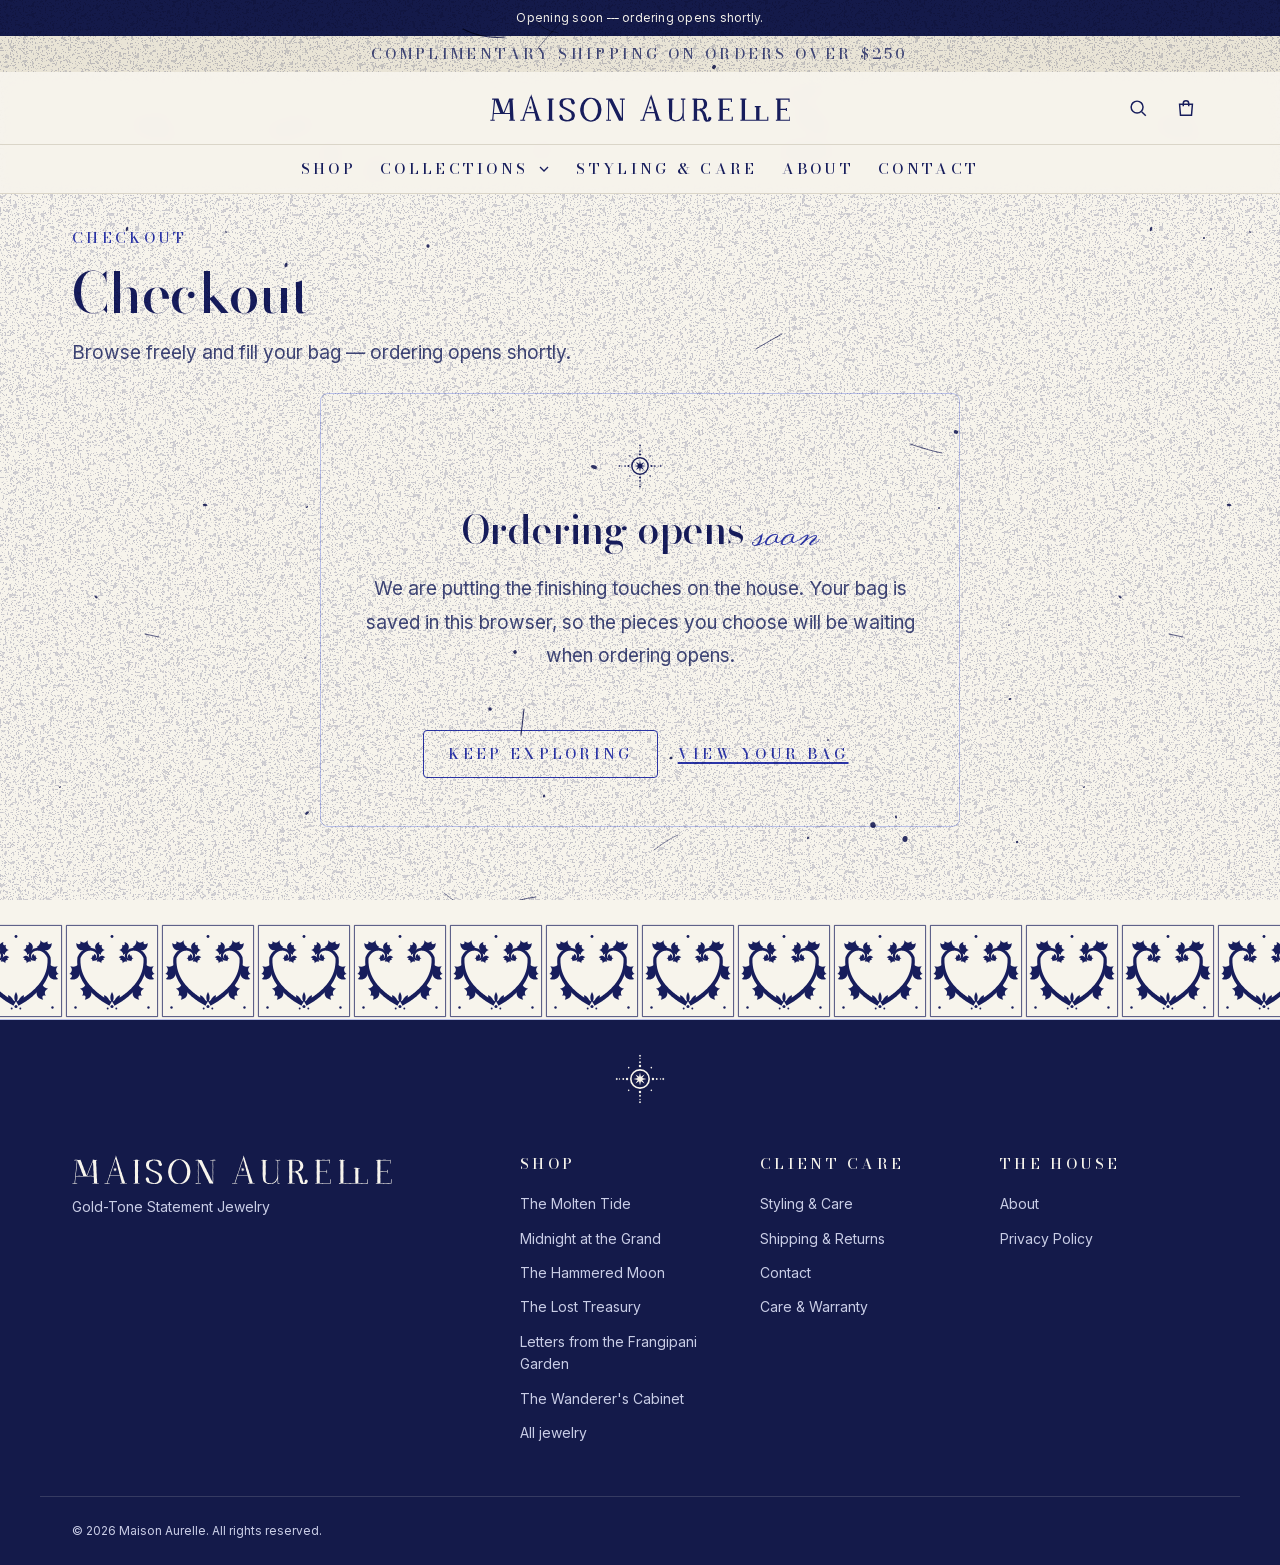
<file: checkout.html>
<!doctype html>
<html lang="en" data-theme="cobalt">
<head>
  <meta charset="utf-8">
  <meta name="viewport" content="width=device-width, initial-scale=1">
  <meta name="robots" content="noindex, nofollow" data-indexable-lock>
  <title>Checkout | Maison Aurelle</title>
  <meta name="description" content="Place your Maison Aurelle order request. We confirm availability and arrange payment by reply; no card details are ever collected on this site.">
  <meta name="robots" content="noindex, nofollow">
  <meta property="og:site_name" content="Maison Aurelle">
  <meta property="og:title" content="Checkout | Maison Aurelle">
  <meta property="og:description" content="Place your Maison Aurelle order request. We confirm availability and arrange payment by reply; no card details are ever collected on this site.">
  <meta property="og:type" content="website">
  <meta property="og:image" content="assets/img/og-image.png">
  <meta property="og:image:width" content="1200">
  <meta property="og:image:height" content="630">
  <meta property="og:image:alt" content="Maison Aurelle — gold-tone statement jewelry">
  <meta name="twitter:card" content="summary_large_image">
  <meta name="twitter:image" content="assets/img/og-image.png">
  <meta name="twitter:title" content="Checkout | Maison Aurelle">
  <meta name="twitter:description" content="Place your Maison Aurelle order request. We confirm availability and arrange payment by reply; no card details are ever collected on this site.">
  <meta name="theme-color" content="#F7F4EC">
  <link rel="icon" href="favicon.ico" sizes="any">
  <link rel="icon" type="image/png" sizes="32x32" href="favicon-32x32.png">
  <link rel="icon" type="image/png" sizes="16x16" href="favicon-16x16.png">
  <link rel="apple-touch-icon" sizes="180x180" href="apple-touch-icon.png">
  <link rel="manifest" href="site.webmanifest">
  <!-- Self-hosted fonts (assets/css/fonts.css); the two used above the fold are preloaded. -->
  <link rel="preload" as="font" type="font/woff2" href="assets/fonts/bodoni-moda-latin.woff2" crossorigin>
  <link rel="preload" as="font" type="font/woff2" href="assets/fonts/inter-latin.woff2" crossorigin>
  <link rel="stylesheet" href="assets/css/fonts.css">
  <link rel="stylesheet" href="assets/css/tokens.css">
  <link rel="stylesheet" href="assets/css/styles.css">
</head>
<body data-description="Place your Maison Aurelle order request. We confirm availability and arrange payment by reply; no card details are ever collected on this site." data-page="checkout">
  <!-- riso print filters (design lead) -->
  <svg xmlns="http://www.w3.org/2000/svg" width="0" height="0" style="position:absolute" aria-hidden="true">
  <filter id="riso-duotone" x="0" y="0" width="100%" height="100%" color-interpolation-filters="sRGB">
    <!-- luminance -->
    <feColorMatrix type="matrix" values="0.2126 0.7152 0.0722 0 0  0.2126 0.7152 0.0722 0 0  0.2126 0.7152 0.0722 0 0  0 0 0 1 0" result="gray"/>
    <!-- edge branch: Laplacian on gray and on inverted gray (both edge signs), threshold, dilate -->
    <feConvolveMatrix in="gray" order="3" kernelMatrix="-1 -1 -1 -1 8 -1 -1 -1 -1" divisor="1" bias="0" preserveAlpha="true" edgeMode="duplicate" result="e1"/>
    <feColorMatrix in="gray" type="matrix" values="-1 0 0 0 1  0 -1 0 0 1  0 0 -1 0 1  0 0 0 1 0" result="inv"/>
    <feConvolveMatrix in="inv" order="3" kernelMatrix="-1 -1 -1 -1 8 -1 -1 -1 -1" divisor="1" bias="0" preserveAlpha="true" edgeMode="duplicate" result="e2"/>
    <feComposite in="e1" in2="e2" operator="arithmetic" k1="0" k2="1" k3="1" k4="0" result="edges"/>
    <feColorMatrix in="edges" type="matrix" values="0 0 0 0 0  0 0 0 0 0  0 0 0 0 0  7 0 0 0 -0.55" result="edgeA"/>
    <feMorphology in="edgeA" operator="dilate" radius="0.7" result="edgeD"/>
    <!-- halftone mids branch -->
    <feColorMatrix in="SourceGraphic" type="matrix" values="0 0 0 0 0  0 0 0 0 0  0 0 0 0 0  -0.2126 -0.7152 -0.0722 0 1" result="inkmask"/>
    <feComponentTransfer in="inkmask" result="levels"><feFuncA type="table" tableValues="0 0 0.06 0.3 0.62 0.82 0.93 1 1 1 1"/></feComponentTransfer>
    <feTurbulence type="fractalNoise" baseFrequency="0.9" numOctaves="2" seed="3" stitchTiles="stitch" result="noise"/>
    <feColorMatrix in="noise" type="matrix" values="0 0 0 0 0  0 0 0 0 0  0 0 0 0 0  0 0 0 3 -0.9" result="dots"/>
    <feComposite in="levels" in2="dots" operator="arithmetic" k1="0" k2="1" k3="0.6" k4="-0.3" result="screened"/>
    <feComponentTransfer in="screened" result="thresh"><feFuncA type="table" tableValues="0 0 0.3 1 1"/></feComponentTransfer>
    <!-- contours + dots -->
    <feComposite in="edgeD" in2="thresh" operator="arithmetic" k1="0" k2="1" k3="1" k4="0" result="inkmap"/>
    <feFlood flood-color="currentColor" result="ink"/>
    <feComposite in="ink" in2="inkmap" operator="in"/>
  </filter>
  <filter id="riso-duotone-cobalt" x="0" y="0" width="100%" height="100%" color-interpolation-filters="sRGB">
    <!-- luminance -->
    <feColorMatrix type="matrix" values="0.2126 0.7152 0.0722 0 0  0.2126 0.7152 0.0722 0 0  0.2126 0.7152 0.0722 0 0  0 0 0 1 0" result="gray"/>
    <!-- edge branch: Laplacian on gray and on inverted gray (both edge signs), threshold, dilate -->
    <feConvolveMatrix in="gray" order="3" kernelMatrix="-1 -1 -1 -1 8 -1 -1 -1 -1" divisor="1" bias="0" preserveAlpha="true" edgeMode="duplicate" result="e1"/>
    <feColorMatrix in="gray" type="matrix" values="-1 0 0 0 1  0 -1 0 0 1  0 0 -1 0 1  0 0 0 1 0" result="inv"/>
    <feConvolveMatrix in="inv" order="3" kernelMatrix="-1 -1 -1 -1 8 -1 -1 -1 -1" divisor="1" bias="0" preserveAlpha="true" edgeMode="duplicate" result="e2"/>
    <feComposite in="e1" in2="e2" operator="arithmetic" k1="0" k2="1" k3="1" k4="0" result="edges"/>
    <feColorMatrix in="edges" type="matrix" values="0 0 0 0 0  0 0 0 0 0  0 0 0 0 0  7 0 0 0 -0.55" result="edgeA"/>
    <feMorphology in="edgeA" operator="dilate" radius="0.7" result="edgeD"/>
    <!-- halftone mids branch -->
    <feColorMatrix in="SourceGraphic" type="matrix" values="0 0 0 0 0  0 0 0 0 0  0 0 0 0 0  -0.2126 -0.7152 -0.0722 0 1" result="inkmask"/>
    <feComponentTransfer in="inkmask" result="levels"><feFuncA type="table" tableValues="0 0 0.06 0.3 0.62 0.82 0.93 1 1 1 1"/></feComponentTransfer>
    <feTurbulence type="fractalNoise" baseFrequency="0.9" numOctaves="2" seed="3" stitchTiles="stitch" result="noise"/>
    <feColorMatrix in="noise" type="matrix" values="0 0 0 0 0  0 0 0 0 0  0 0 0 0 0  0 0 0 3 -0.9" result="dots"/>
    <feComposite in="levels" in2="dots" operator="arithmetic" k1="0" k2="1" k3="0.6" k4="-0.3" result="screened"/>
    <feComponentTransfer in="screened" result="thresh"><feFuncA type="table" tableValues="0 0 0.3 1 1"/></feComponentTransfer>
    <!-- contours + dots -->
    <feComposite in="edgeD" in2="thresh" operator="arithmetic" k1="0" k2="1" k3="1" k4="0" result="inkmap"/>
    <feFlood flood-color="#2B35A8" result="ink"/>
    <feComposite in="ink" in2="inkmap" operator="in"/>
  </filter>
  <filter id="riso-duotone-ink" x="0" y="0" width="100%" height="100%" color-interpolation-filters="sRGB">
    <!-- luminance -->
    <feColorMatrix type="matrix" values="0.2126 0.7152 0.0722 0 0  0.2126 0.7152 0.0722 0 0  0.2126 0.7152 0.0722 0 0  0 0 0 1 0" result="gray"/>
    <!-- edge branch: Laplacian on gray and on inverted gray (both edge signs), threshold, dilate -->
    <feConvolveMatrix in="gray" order="3" kernelMatrix="-1 -1 -1 -1 8 -1 -1 -1 -1" divisor="1" bias="0" preserveAlpha="true" edgeMode="duplicate" result="e1"/>
    <feColorMatrix in="gray" type="matrix" values="-1 0 0 0 1  0 -1 0 0 1  0 0 -1 0 1  0 0 0 1 0" result="inv"/>
    <feConvolveMatrix in="inv" order="3" kernelMatrix="-1 -1 -1 -1 8 -1 -1 -1 -1" divisor="1" bias="0" preserveAlpha="true" edgeMode="duplicate" result="e2"/>
    <feComposite in="e1" in2="e2" operator="arithmetic" k1="0" k2="1" k3="1" k4="0" result="edges"/>
    <feColorMatrix in="edges" type="matrix" values="0 0 0 0 0  0 0 0 0 0  0 0 0 0 0  7 0 0 0 -0.55" result="edgeA"/>
    <feMorphology in="edgeA" operator="dilate" radius="0.7" result="edgeD"/>
    <!-- halftone mids branch -->
    <feColorMatrix in="SourceGraphic" type="matrix" values="0 0 0 0 0  0 0 0 0 0  0 0 0 0 0  -0.2126 -0.7152 -0.0722 0 1" result="inkmask"/>
    <feComponentTransfer in="inkmask" result="levels"><feFuncA type="table" tableValues="0 0 0.06 0.3 0.62 0.82 0.93 1 1 1 1"/></feComponentTransfer>
    <feTurbulence type="fractalNoise" baseFrequency="0.9" numOctaves="2" seed="3" stitchTiles="stitch" result="noise"/>
    <feColorMatrix in="noise" type="matrix" values="0 0 0 0 0  0 0 0 0 0  0 0 0 0 0  0 0 0 3 -0.9" result="dots"/>
    <feComposite in="levels" in2="dots" operator="arithmetic" k1="0" k2="1" k3="0.6" k4="-0.3" result="screened"/>
    <feComponentTransfer in="screened" result="thresh"><feFuncA type="table" tableValues="0 0 0.3 1 1"/></feComponentTransfer>
    <!-- contours + dots -->
    <feComposite in="edgeD" in2="thresh" operator="arithmetic" k1="0" k2="1" k3="1" k4="0" result="inkmap"/>
    <feFlood flood-color="#17161A" result="ink"/>
    <feComposite in="ink" in2="inkmap" operator="in"/>
  </filter>
  <filter id="riso-grain-ink" x="0" y="0" width="100%" height="100%" color-interpolation-filters="sRGB">
    <feColorMatrix type="matrix" values="0 0 0 0 0  0 0 0 0 0  0 0 0 0 0  -0.2126 -0.7152 -0.0722 0 1" result="inkmask"/>
    <feComponentTransfer in="inkmask" result="levels"><feFuncA type="table" tableValues="0 0 0.08 0.6 1 1"/></feComponentTransfer>
    <feTurbulence type="fractalNoise" baseFrequency=".9" numOctaves="3" seed="9" stitchTiles="stitch" result="n"/>
    <feColorMatrix in="n" type="matrix" values="0 0 0 0 0  0 0 0 0 0  0 0 0 0 0  0 0 0 -3 2.2" result="holes"/>
    <feComposite in="levels" in2="holes" operator="in" result="speckled"/>
    <feFlood flood-color="currentColor" result="ink"/>
    <feComposite in="ink" in2="speckled" operator="in"/>
  </filter>
  <filter id="riso-rough" x="-2%" y="-5%" width="104%" height="110%">
    <feTurbulence type="fractalNoise" baseFrequency=".08" numOctaves="2" seed="4" result="n"/>
    <feDisplacementMap in="SourceGraphic" in2="n" scale="1.5" xChannelSelector="R" yChannelSelector="G"/>
  </filter>
</svg>
  <a class="skip-link" href="#main">Skip to content</a>
  <!-- Static so nothing is inserted above the page after first paint (no layout shift); layout.js keeps the text in sync with config.js -->
  <div class="notice-bar" role="region" aria-label="Store notice"><div class="container">Opening soon — explore the collection; ordering opens shortly.</div></div>
  <p class="announce" role="region" aria-label="Shipping offer">Complimentary shipping on orders over $250</p>
  <header id="site-header" class="site-header">
    <noscript>
      <div class="noscript-header">
        <a class="noscript-brand" href="index.html"><img src="assets/img/logo-wordmark.svg" alt="Maison Aurelle" width="302" height="28"></a>
        <nav aria-label="Primary"><a href="shop.html">Shop</a><a href="about.html">About</a><a href="contact.html">Contact</a></nav>
        <p>Please enable JavaScript to use the shopping bag.</p>
      </div>
    </noscript>
  </header>

  <main id="main" tabindex="-1">
    <div class="container">
      <div class="page-head">
        <p class="eyebrow">Checkout</p>
        <h1>Place your order request</h1>
        <p class="lead">Tell us where to send your piece. We confirm availability and arrange payment by reply — no card details are collected here.</p>
      </div>

      <section id="opening-soon" class="opening-soon" aria-labelledby="opening-soon-title" hidden>
        <span class="ornament ornament--rosette opening-soon__mark" aria-hidden="true"></span>
        <h2 id="opening-soon-title" class="opening-soon__title">Ordering opens <span class="script">soon</span></h2>
        <p class="lead">We are putting the finishing touches on the house. Your bag is saved in this browser, so the pieces you choose will be waiting when ordering opens.</p>
        <form id="notify-form" class="newsletter__form opening-soon__form" novalidate>
          <div class="field">
            <label for="notify-email">Email me when ordering opens <span class="req" aria-hidden="true">*</span></label>
            <input id="notify-email" name="email" type="email" autocomplete="email" required>
            <p class="field__error" id="notify-email-error" hidden></p>
          </div>
          <button class="btn btn--primary" type="submit">Notify me</button>
        </form>
        <p id="notify-status" class="form-status" role="status"></p>
        <div class="btn-row opening-soon__actions">
          <a class="btn btn--secondary" href="shop.html">Keep exploring</a>
          <a class="btn btn--link" href="cart.html">View your bag</a>
        </div>
      </section>

      <div id="checkout-empty" class="empty-state" hidden>
        <p class="empty-state__title">Your bag is empty.</p>
        <p class="text-muted">Add a piece to your bag before checking out.</p>
        <a class="btn btn--primary" href="shop.html">Shop the collection</a>
      </div>

      <div id="checkout-layout" class="checkout-layout" hidden>
        <div>
          <details class="checkout-summary-mobile">
            <summary>Order summary <span>&middot; <span id="summary-total-mobile" class="price"></span></span></summary>
            <div id="order-summary-mobile"></div>
          </details>

          <form id="checkout-form" novalidate autocomplete="on">
            <div id="submit-error" class="alert" role="alert" tabindex="-1" hidden></div>

            <fieldset>
              <legend><span class="legend-step" aria-hidden="true">1</span>Contact</legend>
              <div class="field">
                <label for="email">Email <span class="req" aria-hidden="true">*</span></label>
                <input id="email" name="email" type="email" autocomplete="email" required aria-describedby="email-hint">
                <p class="field__hint" id="email-hint">We send your order confirmation and payment details here.</p>
                <p class="field__error" id="email-error" hidden></p>
              </div>
              <div class="field">
                <label for="phone">Phone <span class="text-muted">(optional)</span></label>
                <input id="phone" name="phone" type="tel" autocomplete="tel" data-validate="phone">
                <p class="field__error" id="phone-error" hidden></p>
              </div>
            </fieldset>

            <fieldset>
              <legend><span class="legend-step" aria-hidden="true">2</span>Shipping address</legend>
              <div class="field-row">
                <div class="field">
                  <label for="firstName">First name <span class="req" aria-hidden="true">*</span></label>
                  <input id="firstName" name="firstName" type="text" autocomplete="given-name" required>
                  <p class="field__error" id="firstName-error" hidden></p>
                </div>
                <div class="field">
                  <label for="lastName">Last name <span class="req" aria-hidden="true">*</span></label>
                  <input id="lastName" name="lastName" type="text" autocomplete="family-name" required>
                  <p class="field__error" id="lastName-error" hidden></p>
                </div>
              </div>
              <div class="field">
                <label for="address1">Address <span class="req" aria-hidden="true">*</span></label>
                <input id="address1" name="address1" type="text" autocomplete="address-line1" required>
                <p class="field__error" id="address1-error" hidden></p>
              </div>
              <div class="field">
                <label for="address2">Apartment, suite, etc. <span class="text-muted">(optional)</span></label>
                <input id="address2" name="address2" type="text" autocomplete="address-line2">
                <p class="field__error" id="address2-error" hidden></p>
              </div>
              <div class="field-row field-row--3">
                <div class="field">
                  <label for="city">City <span class="req" aria-hidden="true">*</span></label>
                  <input id="city" name="city" type="text" autocomplete="address-level2" required>
                  <p class="field__error" id="city-error" hidden></p>
                </div>
                <div class="field">
                  <label for="region">State / Province <span class="req" aria-hidden="true">*</span></label>
                  <input id="region" name="region" type="text" autocomplete="address-level1" required>
                  <p class="field__error" id="region-error" hidden></p>
                </div>
                <div class="field">
                  <label for="postal">ZIP / Postal code <span class="req" aria-hidden="true">*</span></label>
                  <input id="postal" name="postal" type="text" autocomplete="postal-code" required data-validate="postal">
                  <p class="field__error" id="postal-error" hidden></p>
                </div>
              </div>
              <div class="field">
                <label for="country">Country <span class="req" aria-hidden="true">*</span></label>
                <select id="country" name="country" autocomplete="country" required></select>
                <p class="field__error" id="country-error" hidden></p>
              </div>
            </fieldset>

            <fieldset>
              <legend><span class="legend-step" aria-hidden="true">3</span>Order notes</legend>
              <div class="field">
                <label for="notes">Notes <span class="text-muted">(optional)</span></label>
                <textarea id="notes" name="notes" rows="4" maxlength="500" aria-describedby="notes-hint"></textarea>
                <p class="field__hint" id="notes-hint">Ring size, engraving text, or gift message.</p>
                <p class="field__error" id="notes-error" hidden></p>
              </div>
            </fieldset>

            <fieldset>
              <legend><span class="legend-step" aria-hidden="true">4</span>Payment</legend>
              <div class="payment-copy">
                <p id="payment-copy"></p>
              </div>
              <div class="field field--check">
                <input id="agree" name="agree" type="checkbox" required data-error-required="Please confirm you’ve reviewed your order and agree to the Shipping &amp; Returns policy.">
                <label for="agree">I’ve reviewed my order and agree to the <a href="shipping-returns.html" target="_blank" rel="noopener">Shipping &amp; Returns policy<span class="visually-hidden"> (opens in new tab)</span></a>.</label>
                <p class="field__error" id="agree-error" hidden></p>
                <p class="field__hint privacy-note">See our <a href="privacy.html" target="_blank" rel="noopener">Privacy Policy<span class="visually-hidden"> (opens in new tab)</span></a> for how we use your details.</p>
              </div>
              <button id="place-order" class="btn btn--primary btn--block" type="submit">Place order request</button>
              <p class="text-muted text-sm mt-3">Prices are confirmed by reply before any payment is taken.</p>
            </fieldset>
          </form>

          <!-- Stripe Checkout review (shown instead of the form when config.checkout.apiBase is set and the store is open) -->
          <section id="pay-review" class="pay-review" aria-labelledby="pay-review-title" hidden>
            <h2 id="pay-review-title" class="pay-review__title">Review and pay</h2>
            <p>You’ll enter your email, shipping address and card on our secure payment page (Stripe). We never see or store your card details.</p>
            <p>Orders ship within <span data-lead-time>7–14 business days</span> of payment being confirmed.</p>
            <ul class="pay-review__links">
              <li><a href="shipping-returns.html" target="_blank" rel="noopener">Shipping &amp; Returns<span class="visually-hidden"> (opens in new tab)</span></a></li>
              <li><a href="privacy.html" target="_blank" rel="noopener">Privacy Policy<span class="visually-hidden"> (opens in new tab)</span></a></li>
            </ul>
            <div id="pay-error" class="alert" role="alert" tabindex="-1" hidden></div>
            <form id="pay-form" novalidate>
              <div class="field field--check">
                <input id="pay-agree" name="agree" type="checkbox" required data-error-required="Please confirm you’ve reviewed your order and agree to the Shipping &amp; Returns policy.">
                <label for="pay-agree">I’ve reviewed my order and agree to the Shipping &amp; Returns policy.</label>
                <p class="field__error" id="pay-agree-error" hidden></p>
              </div>
              <button id="pay-button" class="btn btn--primary btn--block" type="submit">Continue to secure payment</button>
              <p class="text-muted text-sm pay-review__note">Totals here are a preview; the final amount is shown on the payment page.</p>
            </form>
          </section>
        </div>

        <div class="checkout-summary-desktop">
          <aside id="order-summary" class="order-summary" aria-label="Order summary"></aside>
        </div>
      </div>
    </div>
  </main>

  <footer id="site-footer"></footer>

  <script defer src="assets/js/config.js"></script>
  <script defer src="assets/js/collections.js"></script>
  <script defer src="assets/js/products.js"></script>
  <script defer src="assets/js/utils.js"></script>
  <script defer src="assets/js/catalog.js"></script>
  <script defer src="assets/js/cart.js"></script>
  <script defer src="assets/js/forms.js"></script>
  <script defer src="assets/js/layout.js"></script>
  <script defer src="assets/js/analytics.js"></script>
  <script defer src="assets/js/pages/checkout.js"></script>
</body>
</html>
</file>
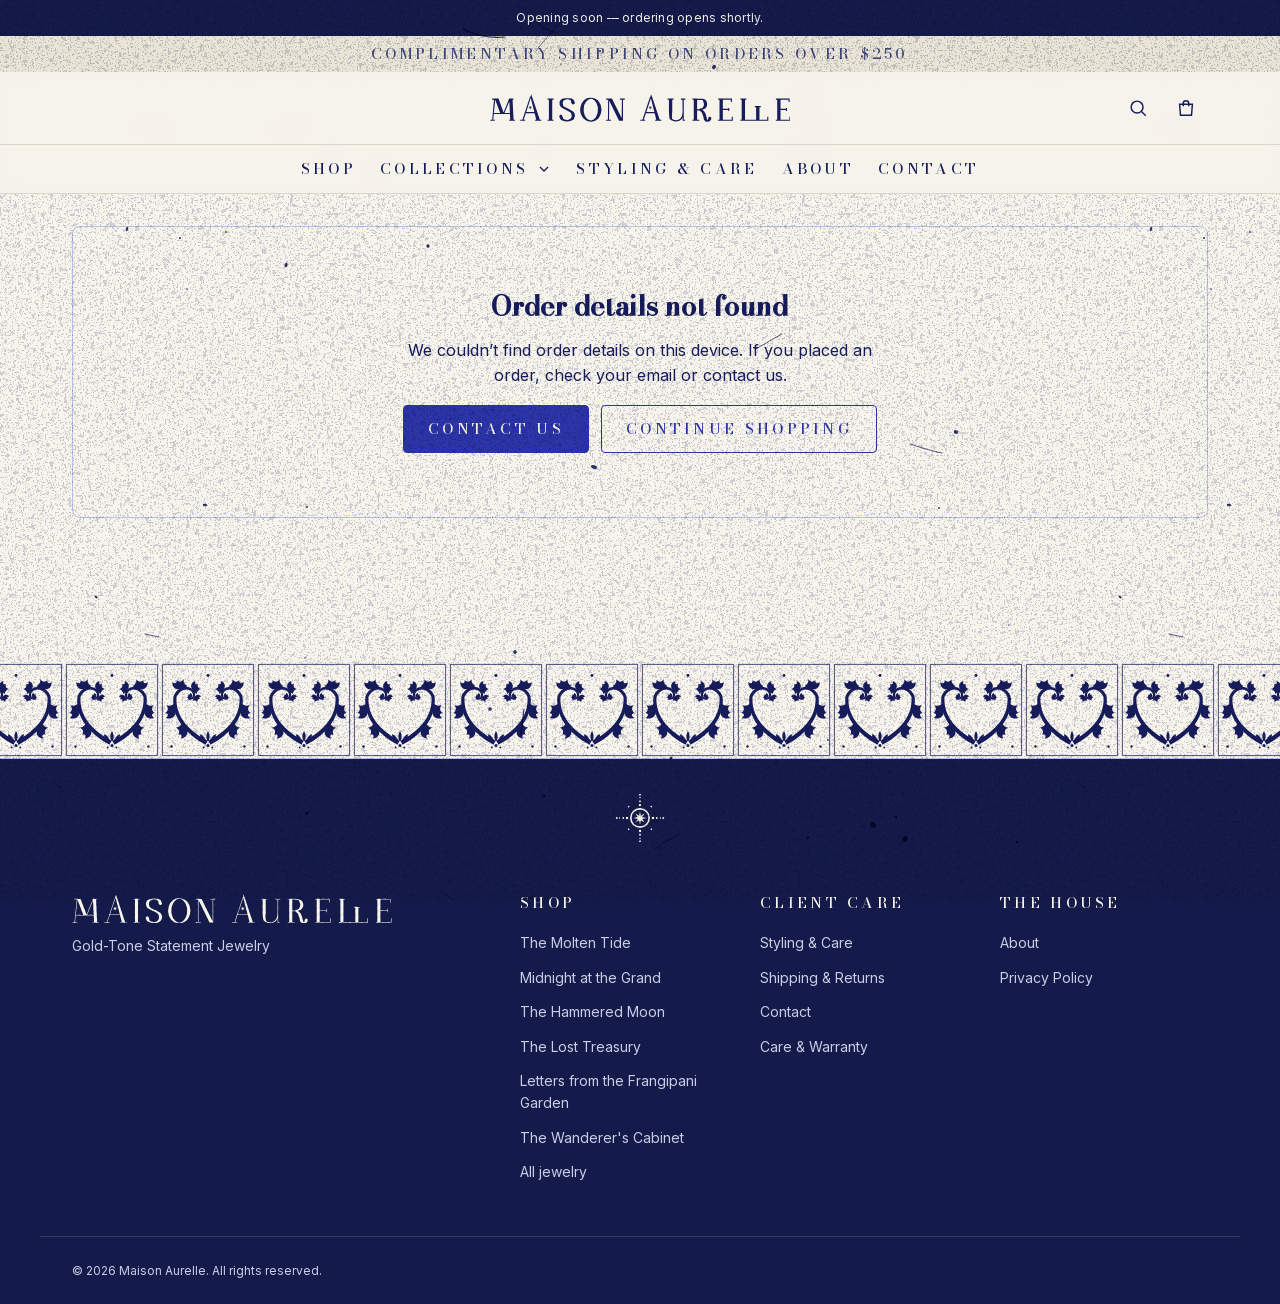
<file: confirmation.html>
<!doctype html>
<html lang="en" data-theme="cobalt">
<head>
  <meta charset="utf-8">
  <meta name="viewport" content="width=device-width, initial-scale=1">
  <meta name="robots" content="noindex, nofollow" data-indexable-lock>
  <title>Order Confirmation | Maison Aurelle</title>
  <meta name="description" content="Your Maison Aurelle order request: order number, the pieces you chose, shipping address and what happens next. Questions? Contact us anytime.">
  <meta name="robots" content="noindex, nofollow">
  <meta property="og:site_name" content="Maison Aurelle">
  <meta property="og:title" content="Order Confirmation | Maison Aurelle">
  <meta property="og:description" content="Your Maison Aurelle order request: order number, the pieces you chose, shipping address and what happens next. Questions? Contact us anytime.">
  <meta property="og:type" content="website">
  <meta property="og:image" content="assets/img/og-image.png">
  <meta property="og:image:width" content="1200">
  <meta property="og:image:height" content="630">
  <meta property="og:image:alt" content="Maison Aurelle — gold-tone statement jewelry">
  <meta name="twitter:card" content="summary_large_image">
  <meta name="twitter:image" content="assets/img/og-image.png">
  <meta name="twitter:title" content="Order Confirmation | Maison Aurelle">
  <meta name="twitter:description" content="Your Maison Aurelle order request: order number, the pieces you chose, shipping address and what happens next. Questions? Contact us anytime.">
  <meta name="theme-color" content="#F7F4EC">
  <link rel="icon" href="favicon.ico" sizes="any">
  <link rel="icon" type="image/png" sizes="32x32" href="favicon-32x32.png">
  <link rel="icon" type="image/png" sizes="16x16" href="favicon-16x16.png">
  <link rel="apple-touch-icon" sizes="180x180" href="apple-touch-icon.png">
  <link rel="manifest" href="site.webmanifest">
  <!-- Self-hosted fonts (assets/css/fonts.css); the two used above the fold are preloaded. -->
  <link rel="preload" as="font" type="font/woff2" href="assets/fonts/bodoni-moda-latin.woff2" crossorigin>
  <link rel="preload" as="font" type="font/woff2" href="assets/fonts/inter-latin.woff2" crossorigin>
  <link rel="stylesheet" href="assets/css/fonts.css">
  <link rel="stylesheet" href="assets/css/tokens.css">
  <link rel="stylesheet" href="assets/css/styles.css">
</head>
<body data-description="Your Maison Aurelle order request: order number, the pieces you chose, shipping address and what happens next. Questions? Contact us anytime." data-page="confirmation">
  <!-- riso print filters (design lead) -->
  <svg xmlns="http://www.w3.org/2000/svg" width="0" height="0" style="position:absolute" aria-hidden="true">
  <filter id="riso-duotone" x="0" y="0" width="100%" height="100%" color-interpolation-filters="sRGB">
    <!-- luminance -->
    <feColorMatrix type="matrix" values="0.2126 0.7152 0.0722 0 0  0.2126 0.7152 0.0722 0 0  0.2126 0.7152 0.0722 0 0  0 0 0 1 0" result="gray"/>
    <!-- edge branch: Laplacian on gray and on inverted gray (both edge signs), threshold, dilate -->
    <feConvolveMatrix in="gray" order="3" kernelMatrix="-1 -1 -1 -1 8 -1 -1 -1 -1" divisor="1" bias="0" preserveAlpha="true" edgeMode="duplicate" result="e1"/>
    <feColorMatrix in="gray" type="matrix" values="-1 0 0 0 1  0 -1 0 0 1  0 0 -1 0 1  0 0 0 1 0" result="inv"/>
    <feConvolveMatrix in="inv" order="3" kernelMatrix="-1 -1 -1 -1 8 -1 -1 -1 -1" divisor="1" bias="0" preserveAlpha="true" edgeMode="duplicate" result="e2"/>
    <feComposite in="e1" in2="e2" operator="arithmetic" k1="0" k2="1" k3="1" k4="0" result="edges"/>
    <feColorMatrix in="edges" type="matrix" values="0 0 0 0 0  0 0 0 0 0  0 0 0 0 0  7 0 0 0 -0.55" result="edgeA"/>
    <feMorphology in="edgeA" operator="dilate" radius="0.7" result="edgeD"/>
    <!-- halftone mids branch -->
    <feColorMatrix in="SourceGraphic" type="matrix" values="0 0 0 0 0  0 0 0 0 0  0 0 0 0 0  -0.2126 -0.7152 -0.0722 0 1" result="inkmask"/>
    <feComponentTransfer in="inkmask" result="levels"><feFuncA type="table" tableValues="0 0 0.06 0.3 0.62 0.82 0.93 1 1 1 1"/></feComponentTransfer>
    <feTurbulence type="fractalNoise" baseFrequency="0.9" numOctaves="2" seed="3" stitchTiles="stitch" result="noise"/>
    <feColorMatrix in="noise" type="matrix" values="0 0 0 0 0  0 0 0 0 0  0 0 0 0 0  0 0 0 3 -0.9" result="dots"/>
    <feComposite in="levels" in2="dots" operator="arithmetic" k1="0" k2="1" k3="0.6" k4="-0.3" result="screened"/>
    <feComponentTransfer in="screened" result="thresh"><feFuncA type="table" tableValues="0 0 0.3 1 1"/></feComponentTransfer>
    <!-- contours + dots -->
    <feComposite in="edgeD" in2="thresh" operator="arithmetic" k1="0" k2="1" k3="1" k4="0" result="inkmap"/>
    <feFlood flood-color="currentColor" result="ink"/>
    <feComposite in="ink" in2="inkmap" operator="in"/>
  </filter>
  <filter id="riso-duotone-cobalt" x="0" y="0" width="100%" height="100%" color-interpolation-filters="sRGB">
    <!-- luminance -->
    <feColorMatrix type="matrix" values="0.2126 0.7152 0.0722 0 0  0.2126 0.7152 0.0722 0 0  0.2126 0.7152 0.0722 0 0  0 0 0 1 0" result="gray"/>
    <!-- edge branch: Laplacian on gray and on inverted gray (both edge signs), threshold, dilate -->
    <feConvolveMatrix in="gray" order="3" kernelMatrix="-1 -1 -1 -1 8 -1 -1 -1 -1" divisor="1" bias="0" preserveAlpha="true" edgeMode="duplicate" result="e1"/>
    <feColorMatrix in="gray" type="matrix" values="-1 0 0 0 1  0 -1 0 0 1  0 0 -1 0 1  0 0 0 1 0" result="inv"/>
    <feConvolveMatrix in="inv" order="3" kernelMatrix="-1 -1 -1 -1 8 -1 -1 -1 -1" divisor="1" bias="0" preserveAlpha="true" edgeMode="duplicate" result="e2"/>
    <feComposite in="e1" in2="e2" operator="arithmetic" k1="0" k2="1" k3="1" k4="0" result="edges"/>
    <feColorMatrix in="edges" type="matrix" values="0 0 0 0 0  0 0 0 0 0  0 0 0 0 0  7 0 0 0 -0.55" result="edgeA"/>
    <feMorphology in="edgeA" operator="dilate" radius="0.7" result="edgeD"/>
    <!-- halftone mids branch -->
    <feColorMatrix in="SourceGraphic" type="matrix" values="0 0 0 0 0  0 0 0 0 0  0 0 0 0 0  -0.2126 -0.7152 -0.0722 0 1" result="inkmask"/>
    <feComponentTransfer in="inkmask" result="levels"><feFuncA type="table" tableValues="0 0 0.06 0.3 0.62 0.82 0.93 1 1 1 1"/></feComponentTransfer>
    <feTurbulence type="fractalNoise" baseFrequency="0.9" numOctaves="2" seed="3" stitchTiles="stitch" result="noise"/>
    <feColorMatrix in="noise" type="matrix" values="0 0 0 0 0  0 0 0 0 0  0 0 0 0 0  0 0 0 3 -0.9" result="dots"/>
    <feComposite in="levels" in2="dots" operator="arithmetic" k1="0" k2="1" k3="0.6" k4="-0.3" result="screened"/>
    <feComponentTransfer in="screened" result="thresh"><feFuncA type="table" tableValues="0 0 0.3 1 1"/></feComponentTransfer>
    <!-- contours + dots -->
    <feComposite in="edgeD" in2="thresh" operator="arithmetic" k1="0" k2="1" k3="1" k4="0" result="inkmap"/>
    <feFlood flood-color="#2B35A8" result="ink"/>
    <feComposite in="ink" in2="inkmap" operator="in"/>
  </filter>
  <filter id="riso-duotone-ink" x="0" y="0" width="100%" height="100%" color-interpolation-filters="sRGB">
    <!-- luminance -->
    <feColorMatrix type="matrix" values="0.2126 0.7152 0.0722 0 0  0.2126 0.7152 0.0722 0 0  0.2126 0.7152 0.0722 0 0  0 0 0 1 0" result="gray"/>
    <!-- edge branch: Laplacian on gray and on inverted gray (both edge signs), threshold, dilate -->
    <feConvolveMatrix in="gray" order="3" kernelMatrix="-1 -1 -1 -1 8 -1 -1 -1 -1" divisor="1" bias="0" preserveAlpha="true" edgeMode="duplicate" result="e1"/>
    <feColorMatrix in="gray" type="matrix" values="-1 0 0 0 1  0 -1 0 0 1  0 0 -1 0 1  0 0 0 1 0" result="inv"/>
    <feConvolveMatrix in="inv" order="3" kernelMatrix="-1 -1 -1 -1 8 -1 -1 -1 -1" divisor="1" bias="0" preserveAlpha="true" edgeMode="duplicate" result="e2"/>
    <feComposite in="e1" in2="e2" operator="arithmetic" k1="0" k2="1" k3="1" k4="0" result="edges"/>
    <feColorMatrix in="edges" type="matrix" values="0 0 0 0 0  0 0 0 0 0  0 0 0 0 0  7 0 0 0 -0.55" result="edgeA"/>
    <feMorphology in="edgeA" operator="dilate" radius="0.7" result="edgeD"/>
    <!-- halftone mids branch -->
    <feColorMatrix in="SourceGraphic" type="matrix" values="0 0 0 0 0  0 0 0 0 0  0 0 0 0 0  -0.2126 -0.7152 -0.0722 0 1" result="inkmask"/>
    <feComponentTransfer in="inkmask" result="levels"><feFuncA type="table" tableValues="0 0 0.06 0.3 0.62 0.82 0.93 1 1 1 1"/></feComponentTransfer>
    <feTurbulence type="fractalNoise" baseFrequency="0.9" numOctaves="2" seed="3" stitchTiles="stitch" result="noise"/>
    <feColorMatrix in="noise" type="matrix" values="0 0 0 0 0  0 0 0 0 0  0 0 0 0 0  0 0 0 3 -0.9" result="dots"/>
    <feComposite in="levels" in2="dots" operator="arithmetic" k1="0" k2="1" k3="0.6" k4="-0.3" result="screened"/>
    <feComponentTransfer in="screened" result="thresh"><feFuncA type="table" tableValues="0 0 0.3 1 1"/></feComponentTransfer>
    <!-- contours + dots -->
    <feComposite in="edgeD" in2="thresh" operator="arithmetic" k1="0" k2="1" k3="1" k4="0" result="inkmap"/>
    <feFlood flood-color="#17161A" result="ink"/>
    <feComposite in="ink" in2="inkmap" operator="in"/>
  </filter>
  <filter id="riso-grain-ink" x="0" y="0" width="100%" height="100%" color-interpolation-filters="sRGB">
    <feColorMatrix type="matrix" values="0 0 0 0 0  0 0 0 0 0  0 0 0 0 0  -0.2126 -0.7152 -0.0722 0 1" result="inkmask"/>
    <feComponentTransfer in="inkmask" result="levels"><feFuncA type="table" tableValues="0 0 0.08 0.6 1 1"/></feComponentTransfer>
    <feTurbulence type="fractalNoise" baseFrequency=".9" numOctaves="3" seed="9" stitchTiles="stitch" result="n"/>
    <feColorMatrix in="n" type="matrix" values="0 0 0 0 0  0 0 0 0 0  0 0 0 0 0  0 0 0 -3 2.2" result="holes"/>
    <feComposite in="levels" in2="holes" operator="in" result="speckled"/>
    <feFlood flood-color="currentColor" result="ink"/>
    <feComposite in="ink" in2="speckled" operator="in"/>
  </filter>
  <filter id="riso-rough" x="-2%" y="-5%" width="104%" height="110%">
    <feTurbulence type="fractalNoise" baseFrequency=".08" numOctaves="2" seed="4" result="n"/>
    <feDisplacementMap in="SourceGraphic" in2="n" scale="1.5" xChannelSelector="R" yChannelSelector="G"/>
  </filter>
</svg>
  <a class="skip-link" href="#main">Skip to content</a>
  <!-- Static so nothing is inserted above the page after first paint (no layout shift); layout.js keeps the text in sync with config.js -->
  <div class="notice-bar" role="region" aria-label="Store notice"><div class="container">Opening soon — explore the collection; ordering opens shortly.</div></div>
  <p class="announce" role="region" aria-label="Shipping offer">Complimentary shipping on orders over $250</p>
  <header id="site-header" class="site-header">
    <noscript>
      <div class="noscript-header">
        <a class="noscript-brand" href="index.html"><img src="assets/img/logo-wordmark.svg" alt="Maison Aurelle" width="302" height="28"></a>
        <nav aria-label="Primary"><a href="shop.html">Shop</a><a href="about.html">About</a><a href="contact.html">Contact</a></nav>
        <p>Please enable JavaScript to use the shopping bag.</p>
      </div>
    </noscript>
  </header>

  <main id="main" tabindex="-1">
    <div class="container">
      <div id="confirmation-root" class="confirm"></div>
    </div>
  </main>

  <footer id="site-footer"></footer>

  <script defer src="assets/js/config.js"></script>
  <script defer src="assets/js/collections.js"></script>
  <script defer src="assets/js/products.js"></script>
  <script defer src="assets/js/utils.js"></script>
  <script defer src="assets/js/catalog.js"></script>
  <script defer src="assets/js/cart.js"></script>
  <script defer src="assets/js/forms.js"></script>
  <script defer src="assets/js/layout.js"></script>
  <script defer src="assets/js/analytics.js"></script>
  <script defer src="assets/js/pages/confirmation.js"></script>
</body>
</html>
</file>
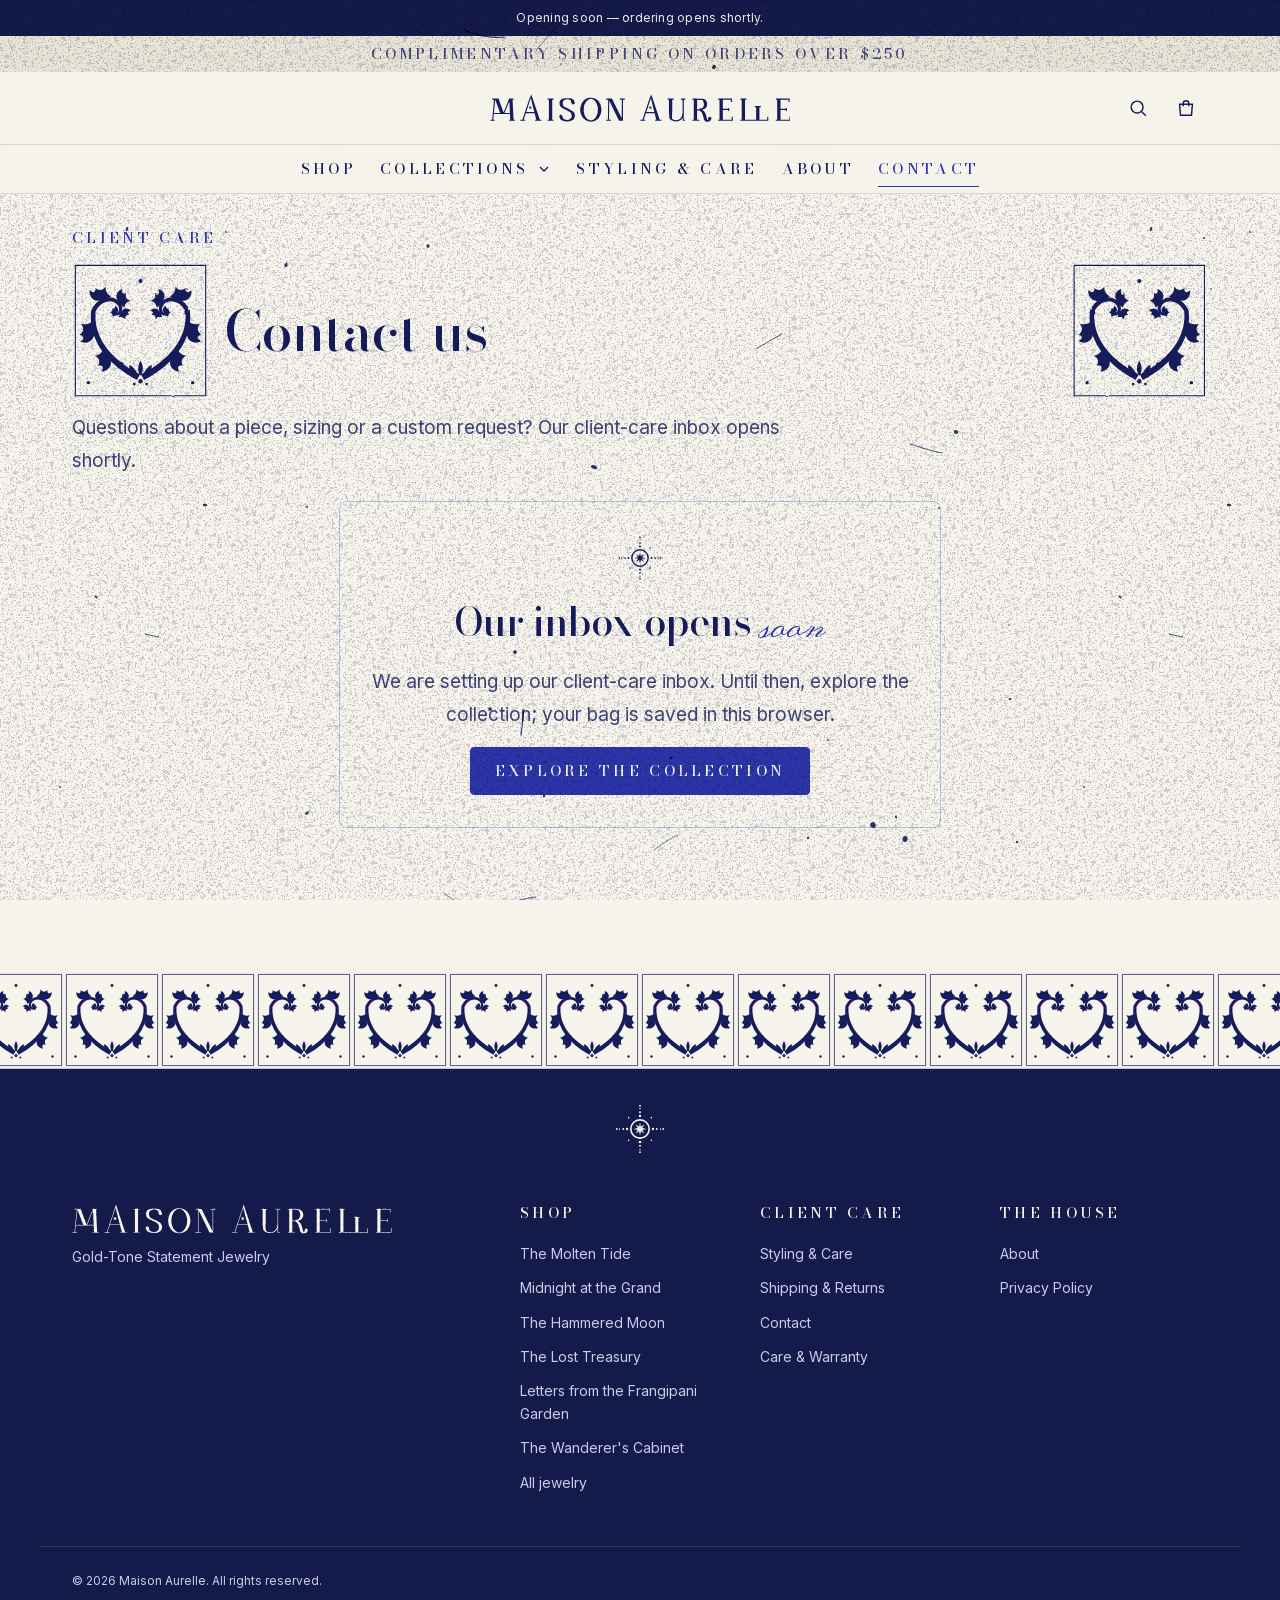
<file: contact.html>
<!doctype html>
<html lang="en" data-theme="cobalt">
<head>
  <meta charset="utf-8">
  <meta name="viewport" content="width=device-width, initial-scale=1">
  <meta name="robots" content="noindex, nofollow" data-indexable-lock>
  <title>Contact Us | Maison Aurelle</title>
  <meta name="description" content="Questions about a piece, sizing or an existing order? Write to Maison Aurelle and a real person replies within two business days. Get in touch.">
  <meta property="og:site_name" content="Maison Aurelle">
  <meta property="og:title" content="Contact Us | Maison Aurelle">
  <meta property="og:description" content="Questions about a piece, sizing or an existing order? Write to Maison Aurelle and a real person replies within two business days. Get in touch.">
  <meta property="og:type" content="website">
  <meta property="og:image" content="assets/img/og-image.png">
  <meta property="og:image:width" content="1200">
  <meta property="og:image:height" content="630">
  <meta property="og:image:alt" content="Maison Aurelle — gold-tone statement jewelry">
  <meta name="twitter:card" content="summary_large_image">
  <meta name="twitter:image" content="assets/img/og-image.png">
  <meta name="twitter:title" content="Contact Us | Maison Aurelle">
  <meta name="twitter:description" content="Questions about a piece, sizing or an existing order? Write to Maison Aurelle and a real person replies within two business days. Get in touch.">
  <meta name="theme-color" content="#F7F4EC">
  <link rel="icon" href="favicon.ico" sizes="any">
  <link rel="icon" type="image/png" sizes="32x32" href="favicon-32x32.png">
  <link rel="icon" type="image/png" sizes="16x16" href="favicon-16x16.png">
  <link rel="apple-touch-icon" sizes="180x180" href="apple-touch-icon.png">
  <link rel="manifest" href="site.webmanifest">
  <!-- Self-hosted fonts (assets/css/fonts.css); the two used above the fold are preloaded. -->
  <link rel="preload" as="font" type="font/woff2" href="assets/fonts/bodoni-moda-latin.woff2" crossorigin>
  <link rel="preload" as="font" type="font/woff2" href="assets/fonts/inter-latin.woff2" crossorigin>
  <link rel="stylesheet" href="assets/css/fonts.css">
  <link rel="stylesheet" href="assets/css/tokens.css">
  <link rel="stylesheet" href="assets/css/styles.css">
</head>
<body data-description="Questions about a piece, sizing or an existing order? Write to Maison Aurelle and a real person replies within two business days. Get in touch." data-page="contact">
  <!-- riso print filters (design lead) -->
  <svg xmlns="http://www.w3.org/2000/svg" width="0" height="0" style="position:absolute" aria-hidden="true">
  <filter id="riso-duotone" x="0" y="0" width="100%" height="100%" color-interpolation-filters="sRGB">
    <!-- luminance -->
    <feColorMatrix type="matrix" values="0.2126 0.7152 0.0722 0 0  0.2126 0.7152 0.0722 0 0  0.2126 0.7152 0.0722 0 0  0 0 0 1 0" result="gray"/>
    <!-- edge branch: Laplacian on gray and on inverted gray (both edge signs), threshold, dilate -->
    <feConvolveMatrix in="gray" order="3" kernelMatrix="-1 -1 -1 -1 8 -1 -1 -1 -1" divisor="1" bias="0" preserveAlpha="true" edgeMode="duplicate" result="e1"/>
    <feColorMatrix in="gray" type="matrix" values="-1 0 0 0 1  0 -1 0 0 1  0 0 -1 0 1  0 0 0 1 0" result="inv"/>
    <feConvolveMatrix in="inv" order="3" kernelMatrix="-1 -1 -1 -1 8 -1 -1 -1 -1" divisor="1" bias="0" preserveAlpha="true" edgeMode="duplicate" result="e2"/>
    <feComposite in="e1" in2="e2" operator="arithmetic" k1="0" k2="1" k3="1" k4="0" result="edges"/>
    <feColorMatrix in="edges" type="matrix" values="0 0 0 0 0  0 0 0 0 0  0 0 0 0 0  7 0 0 0 -0.55" result="edgeA"/>
    <feMorphology in="edgeA" operator="dilate" radius="0.7" result="edgeD"/>
    <!-- halftone mids branch -->
    <feColorMatrix in="SourceGraphic" type="matrix" values="0 0 0 0 0  0 0 0 0 0  0 0 0 0 0  -0.2126 -0.7152 -0.0722 0 1" result="inkmask"/>
    <feComponentTransfer in="inkmask" result="levels"><feFuncA type="table" tableValues="0 0 0.06 0.3 0.62 0.82 0.93 1 1 1 1"/></feComponentTransfer>
    <feTurbulence type="fractalNoise" baseFrequency="0.9" numOctaves="2" seed="3" stitchTiles="stitch" result="noise"/>
    <feColorMatrix in="noise" type="matrix" values="0 0 0 0 0  0 0 0 0 0  0 0 0 0 0  0 0 0 3 -0.9" result="dots"/>
    <feComposite in="levels" in2="dots" operator="arithmetic" k1="0" k2="1" k3="0.6" k4="-0.3" result="screened"/>
    <feComponentTransfer in="screened" result="thresh"><feFuncA type="table" tableValues="0 0 0.3 1 1"/></feComponentTransfer>
    <!-- contours + dots -->
    <feComposite in="edgeD" in2="thresh" operator="arithmetic" k1="0" k2="1" k3="1" k4="0" result="inkmap"/>
    <feFlood flood-color="currentColor" result="ink"/>
    <feComposite in="ink" in2="inkmap" operator="in"/>
  </filter>
  <filter id="riso-duotone-cobalt" x="0" y="0" width="100%" height="100%" color-interpolation-filters="sRGB">
    <!-- luminance -->
    <feColorMatrix type="matrix" values="0.2126 0.7152 0.0722 0 0  0.2126 0.7152 0.0722 0 0  0.2126 0.7152 0.0722 0 0  0 0 0 1 0" result="gray"/>
    <!-- edge branch: Laplacian on gray and on inverted gray (both edge signs), threshold, dilate -->
    <feConvolveMatrix in="gray" order="3" kernelMatrix="-1 -1 -1 -1 8 -1 -1 -1 -1" divisor="1" bias="0" preserveAlpha="true" edgeMode="duplicate" result="e1"/>
    <feColorMatrix in="gray" type="matrix" values="-1 0 0 0 1  0 -1 0 0 1  0 0 -1 0 1  0 0 0 1 0" result="inv"/>
    <feConvolveMatrix in="inv" order="3" kernelMatrix="-1 -1 -1 -1 8 -1 -1 -1 -1" divisor="1" bias="0" preserveAlpha="true" edgeMode="duplicate" result="e2"/>
    <feComposite in="e1" in2="e2" operator="arithmetic" k1="0" k2="1" k3="1" k4="0" result="edges"/>
    <feColorMatrix in="edges" type="matrix" values="0 0 0 0 0  0 0 0 0 0  0 0 0 0 0  7 0 0 0 -0.55" result="edgeA"/>
    <feMorphology in="edgeA" operator="dilate" radius="0.7" result="edgeD"/>
    <!-- halftone mids branch -->
    <feColorMatrix in="SourceGraphic" type="matrix" values="0 0 0 0 0  0 0 0 0 0  0 0 0 0 0  -0.2126 -0.7152 -0.0722 0 1" result="inkmask"/>
    <feComponentTransfer in="inkmask" result="levels"><feFuncA type="table" tableValues="0 0 0.06 0.3 0.62 0.82 0.93 1 1 1 1"/></feComponentTransfer>
    <feTurbulence type="fractalNoise" baseFrequency="0.9" numOctaves="2" seed="3" stitchTiles="stitch" result="noise"/>
    <feColorMatrix in="noise" type="matrix" values="0 0 0 0 0  0 0 0 0 0  0 0 0 0 0  0 0 0 3 -0.9" result="dots"/>
    <feComposite in="levels" in2="dots" operator="arithmetic" k1="0" k2="1" k3="0.6" k4="-0.3" result="screened"/>
    <feComponentTransfer in="screened" result="thresh"><feFuncA type="table" tableValues="0 0 0.3 1 1"/></feComponentTransfer>
    <!-- contours + dots -->
    <feComposite in="edgeD" in2="thresh" operator="arithmetic" k1="0" k2="1" k3="1" k4="0" result="inkmap"/>
    <feFlood flood-color="#2B35A8" result="ink"/>
    <feComposite in="ink" in2="inkmap" operator="in"/>
  </filter>
  <filter id="riso-duotone-ink" x="0" y="0" width="100%" height="100%" color-interpolation-filters="sRGB">
    <!-- luminance -->
    <feColorMatrix type="matrix" values="0.2126 0.7152 0.0722 0 0  0.2126 0.7152 0.0722 0 0  0.2126 0.7152 0.0722 0 0  0 0 0 1 0" result="gray"/>
    <!-- edge branch: Laplacian on gray and on inverted gray (both edge signs), threshold, dilate -->
    <feConvolveMatrix in="gray" order="3" kernelMatrix="-1 -1 -1 -1 8 -1 -1 -1 -1" divisor="1" bias="0" preserveAlpha="true" edgeMode="duplicate" result="e1"/>
    <feColorMatrix in="gray" type="matrix" values="-1 0 0 0 1  0 -1 0 0 1  0 0 -1 0 1  0 0 0 1 0" result="inv"/>
    <feConvolveMatrix in="inv" order="3" kernelMatrix="-1 -1 -1 -1 8 -1 -1 -1 -1" divisor="1" bias="0" preserveAlpha="true" edgeMode="duplicate" result="e2"/>
    <feComposite in="e1" in2="e2" operator="arithmetic" k1="0" k2="1" k3="1" k4="0" result="edges"/>
    <feColorMatrix in="edges" type="matrix" values="0 0 0 0 0  0 0 0 0 0  0 0 0 0 0  7 0 0 0 -0.55" result="edgeA"/>
    <feMorphology in="edgeA" operator="dilate" radius="0.7" result="edgeD"/>
    <!-- halftone mids branch -->
    <feColorMatrix in="SourceGraphic" type="matrix" values="0 0 0 0 0  0 0 0 0 0  0 0 0 0 0  -0.2126 -0.7152 -0.0722 0 1" result="inkmask"/>
    <feComponentTransfer in="inkmask" result="levels"><feFuncA type="table" tableValues="0 0 0.06 0.3 0.62 0.82 0.93 1 1 1 1"/></feComponentTransfer>
    <feTurbulence type="fractalNoise" baseFrequency="0.9" numOctaves="2" seed="3" stitchTiles="stitch" result="noise"/>
    <feColorMatrix in="noise" type="matrix" values="0 0 0 0 0  0 0 0 0 0  0 0 0 0 0  0 0 0 3 -0.9" result="dots"/>
    <feComposite in="levels" in2="dots" operator="arithmetic" k1="0" k2="1" k3="0.6" k4="-0.3" result="screened"/>
    <feComponentTransfer in="screened" result="thresh"><feFuncA type="table" tableValues="0 0 0.3 1 1"/></feComponentTransfer>
    <!-- contours + dots -->
    <feComposite in="edgeD" in2="thresh" operator="arithmetic" k1="0" k2="1" k3="1" k4="0" result="inkmap"/>
    <feFlood flood-color="#17161A" result="ink"/>
    <feComposite in="ink" in2="inkmap" operator="in"/>
  </filter>
  <filter id="riso-grain-ink" x="0" y="0" width="100%" height="100%" color-interpolation-filters="sRGB">
    <feColorMatrix type="matrix" values="0 0 0 0 0  0 0 0 0 0  0 0 0 0 0  -0.2126 -0.7152 -0.0722 0 1" result="inkmask"/>
    <feComponentTransfer in="inkmask" result="levels"><feFuncA type="table" tableValues="0 0 0.08 0.6 1 1"/></feComponentTransfer>
    <feTurbulence type="fractalNoise" baseFrequency=".9" numOctaves="3" seed="9" stitchTiles="stitch" result="n"/>
    <feColorMatrix in="n" type="matrix" values="0 0 0 0 0  0 0 0 0 0  0 0 0 0 0  0 0 0 -3 2.2" result="holes"/>
    <feComposite in="levels" in2="holes" operator="in" result="speckled"/>
    <feFlood flood-color="currentColor" result="ink"/>
    <feComposite in="ink" in2="speckled" operator="in"/>
  </filter>
  <filter id="riso-rough" x="-2%" y="-5%" width="104%" height="110%">
    <feTurbulence type="fractalNoise" baseFrequency=".08" numOctaves="2" seed="4" result="n"/>
    <feDisplacementMap in="SourceGraphic" in2="n" scale="1.5" xChannelSelector="R" yChannelSelector="G"/>
  </filter>
</svg>
  <a class="skip-link" href="#main">Skip to content</a>
  <!-- Static so nothing is inserted above the page after first paint (no layout shift); layout.js keeps the text in sync with config.js -->
  <div class="notice-bar" role="region" aria-label="Store notice"><div class="container">Opening soon — explore the collection; ordering opens shortly.</div></div>
  <p class="announce" role="region" aria-label="Shipping offer">Complimentary shipping on orders over $250</p>
  <header id="site-header" class="site-header">
    <noscript>
      <div class="noscript-header">
        <a class="noscript-brand" href="index.html"><img src="assets/img/logo-wordmark.svg" alt="Maison Aurelle" width="302" height="28"></a>
        <nav aria-label="Primary"><a href="shop.html">Shop</a><a href="about.html">About</a><a href="contact.html">Contact</a></nav>
        <p>Please enable JavaScript to use the shopping bag.</p>
      </div>
    </noscript>
  </header>

  <main id="main" tabindex="-1">
    <div class="container">
      <div class="page-head">
        <p class="eyebrow">Client care</p>
        <div class="h1-frame"><span class="ornament ornament--scroll" aria-hidden="true"></span><h1>Contact us</h1><span class="ornament ornament--scroll ornament--mirror" aria-hidden="true"></span></div>
        <p class="lead">Questions about a piece, a custom request or help with sizing — write to us and we’ll reply within two business days.</p>
      </div>

      <div class="contact-layout">
        <section id="inbox-soon" class="opening-soon opening-soon--compact" aria-labelledby="inbox-soon-title" hidden>
          <span class="ornament ornament--rosette opening-soon__mark" aria-hidden="true"></span>
          <h2 id="inbox-soon-title" class="opening-soon__title">Our inbox opens <span class="script">soon</span></h2>
          <p class="lead">We are setting up our client-care inbox. Until then, explore the collection; your bag is saved in this browser.</p>
          <div class="btn-row opening-soon__actions"><a class="btn btn--primary" href="shop.html">Explore the collection</a></div>
        </section>
        <form id="contact-form" novalidate>
          <div class="field">
            <label for="name">Name <span class="req" aria-hidden="true">*</span></label>
            <input id="name" name="name" type="text" autocomplete="name" required>
            <p class="field__error" id="name-error" hidden></p>
          </div>
          <div class="field">
            <label for="email">Email <span class="req" aria-hidden="true">*</span></label>
            <input id="email" name="email" type="email" autocomplete="email" required>
            <p class="field__error" id="email-error" hidden></p>
          </div>
          <div class="field">
            <label for="phone">Phone <span class="text-muted">(optional)</span></label>
            <input id="phone" name="phone" type="tel" autocomplete="tel" data-validate="phone">
            <p class="field__error" id="phone-error" hidden></p>
          </div>
          <div class="field">
            <label for="topic">Topic <span class="req" aria-hidden="true">*</span></label>
            <select id="topic" name="topic" required>
              <option value="">Choose a topic</option>
              <option>General question</option>
              <option>Custom or engraving request</option>
              <option>Sizing help</option>
              <option>Price on request</option>
              <option>An existing order</option>
            </select>
            <p class="field__error" id="topic-error" hidden></p>
          </div>
          <div class="field" id="order-number-field" hidden>
            <label for="orderNumber">Order number</label>
            <input id="orderNumber" name="orderNumber" type="text" autocomplete="off" aria-describedby="orderNumber-hint" placeholder="MA-260101-ABCD">
            <p class="field__hint" id="orderNumber-hint">Found on your confirmation page or in your order email.</p>
            <p class="field__error" id="orderNumber-error" hidden></p>
          </div>
          <div class="field">
            <label for="message">Message <span class="req" aria-hidden="true">*</span></label>
            <textarea id="message" name="message" rows="6" minlength="10" maxlength="2000" required aria-describedby="message-counter"></textarea>
            <p class="field__counter" id="message-counter" aria-live="off"></p>
            <p class="field__error" id="message-error" hidden></p>
          </div>
          <button class="btn btn--primary" type="submit">Send message</button>
          <p id="contact-status" class="form-status" role="status"></p>
        </form>

        <aside id="contact-details" class="card" aria-label="Contact details"></aside>
      </div>
    </div>
  </main>

  <footer id="site-footer"></footer>

  <script defer src="assets/js/config.js"></script>
  <script defer src="assets/js/collections.js"></script>
  <script defer src="assets/js/products.js"></script>
  <script defer src="assets/js/utils.js"></script>
  <script defer src="assets/js/catalog.js"></script>
  <script defer src="assets/js/cart.js"></script>
  <script defer src="assets/js/forms.js"></script>
  <script defer src="assets/js/layout.js"></script>
  <script defer src="assets/js/analytics.js"></script>
  <script defer src="assets/js/pages/contact.js"></script>
</body>
</html>
</file>
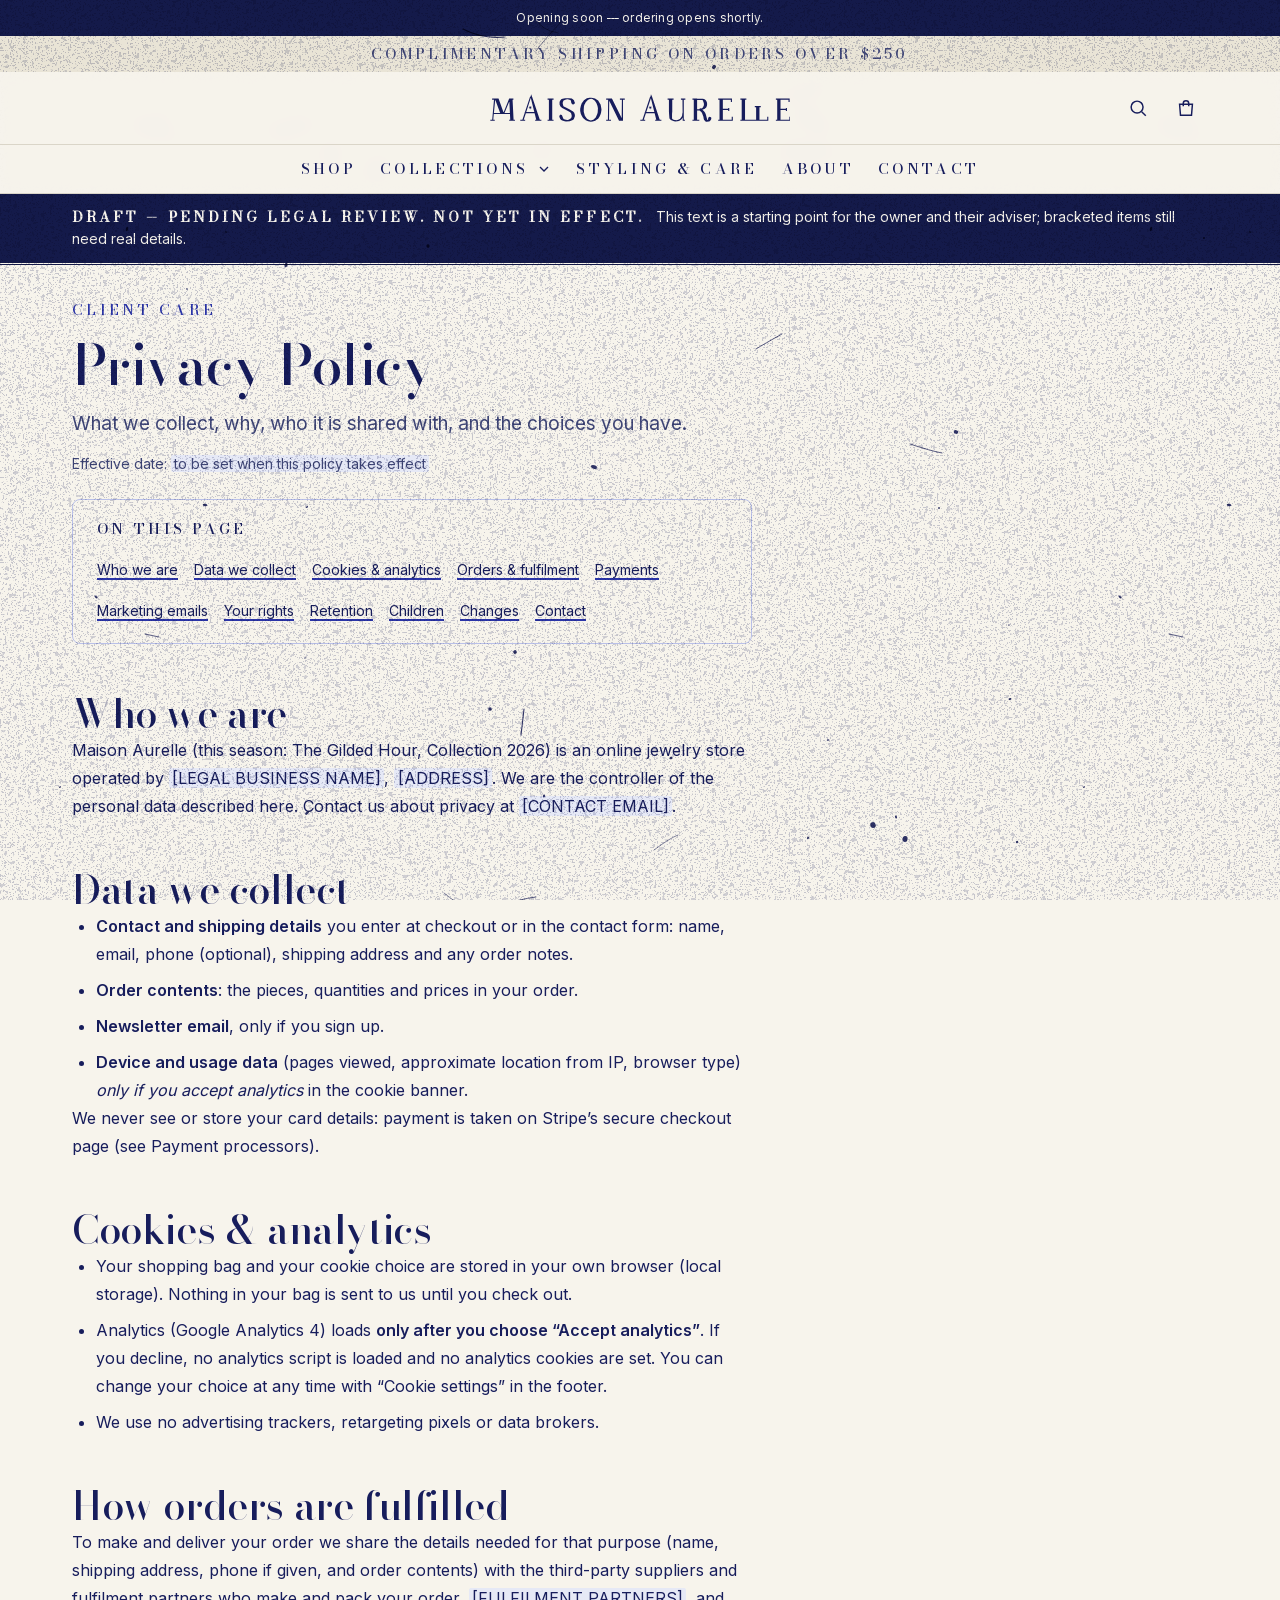
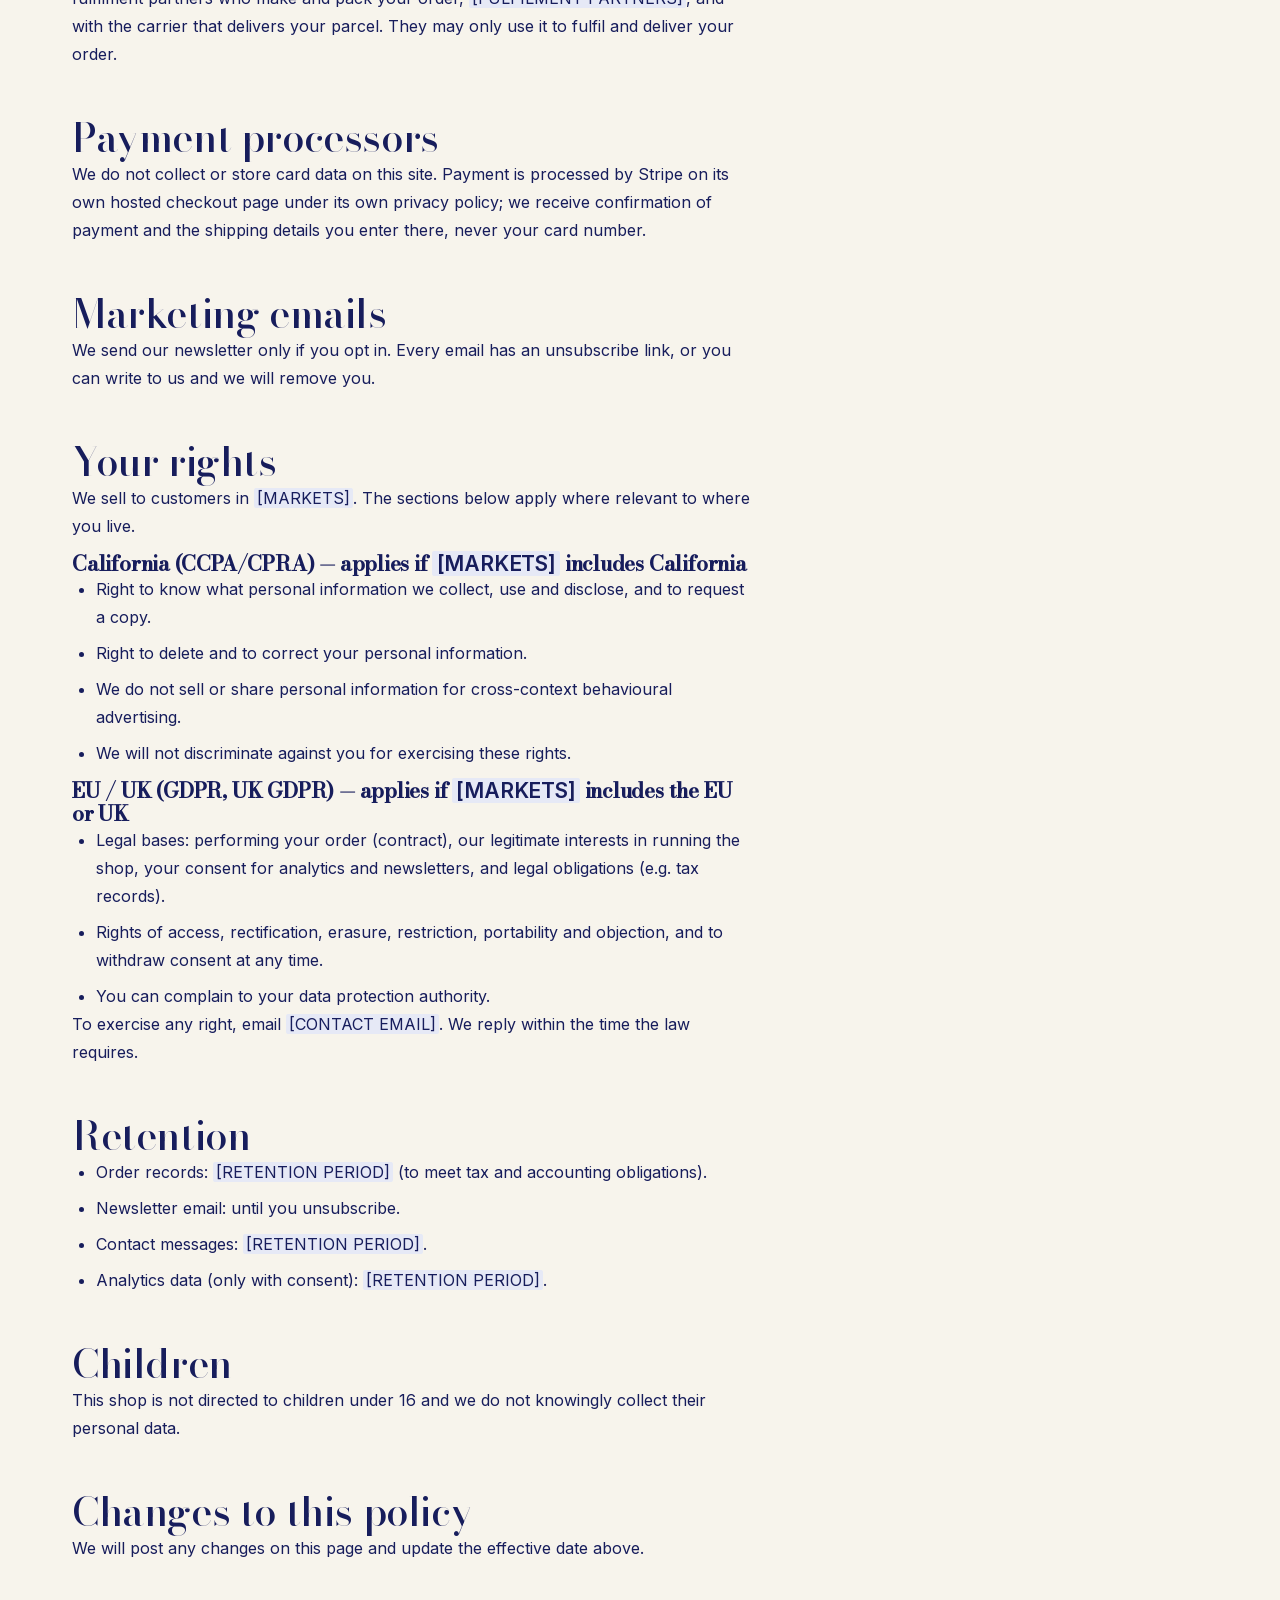
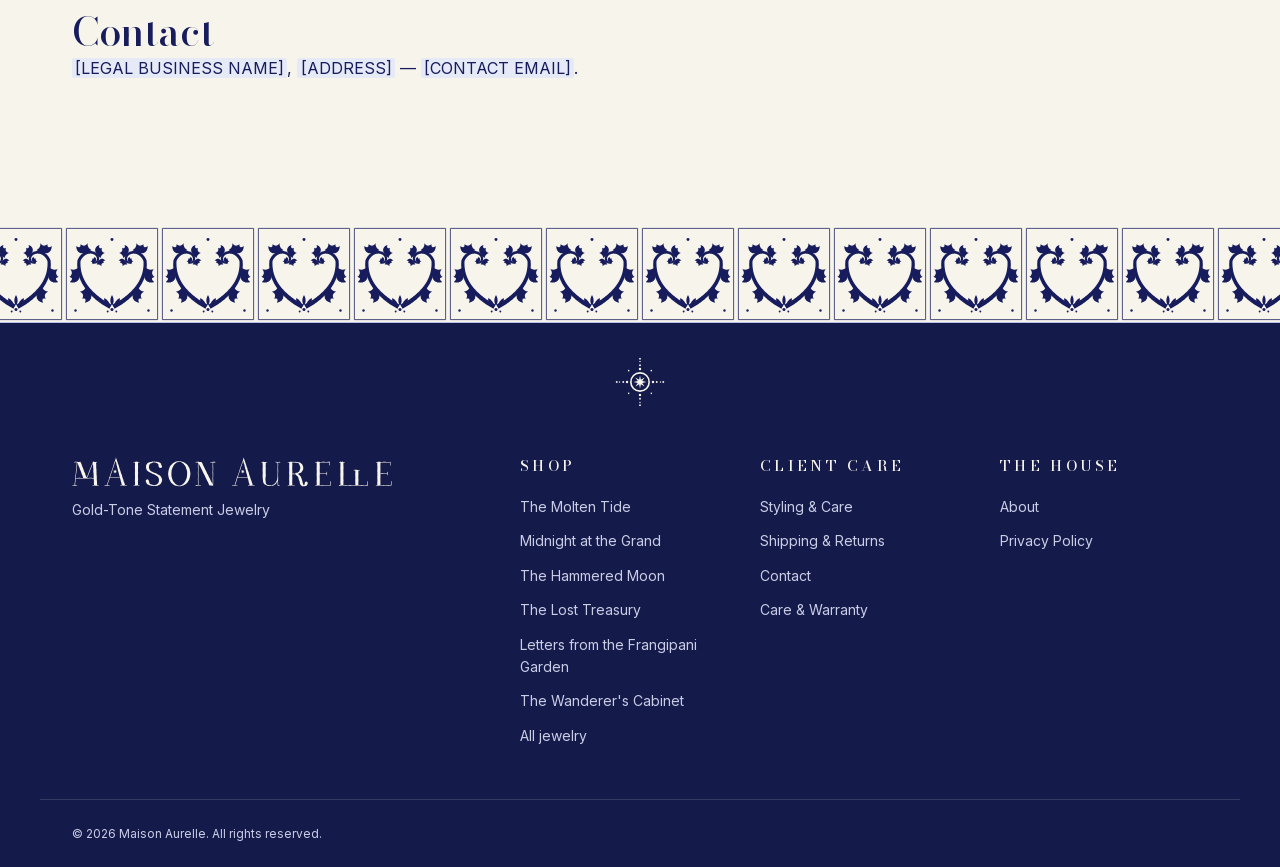
<file: privacy.html>
<!doctype html>
<html lang="en" data-theme="cobalt">
<head>
  <meta charset="utf-8">
  <meta name="viewport" content="width=device-width, initial-scale=1">
  <meta name="robots" content="noindex, nofollow" data-indexable-lock>
  <!-- Draft: remove this noindex (and the banner below) when config.privacyDraft is set to false after legal review -->
  <meta name="robots" content="noindex" data-privacy-draft>
  <title>Privacy Policy | Maison Aurelle</title>
  <meta name="description" content="How Maison Aurelle handles your data: what we collect for orders and newsletters, cookie and analytics consent, your privacy rights and how to reach us.">
  <meta property="og:site_name" content="Maison Aurelle">
  <meta property="og:title" content="Privacy Policy | Maison Aurelle">
  <meta property="og:description" content="How Maison Aurelle handles your data: what we collect for orders and newsletters, cookie and analytics consent, your privacy rights and how to reach us.">
  <meta property="og:type" content="website">
  <meta property="og:image" content="assets/img/og-image.png">
  <meta property="og:image:width" content="1200">
  <meta property="og:image:height" content="630">
  <meta property="og:image:alt" content="Maison Aurelle — gold-tone statement jewelry">
  <meta name="twitter:card" content="summary_large_image">
  <meta name="twitter:image" content="assets/img/og-image.png">
  <meta name="twitter:title" content="Privacy Policy | Maison Aurelle">
  <meta name="twitter:description" content="How Maison Aurelle handles your data: what we collect for orders and newsletters, cookie and analytics consent, your privacy rights and how to reach us.">
  <meta name="theme-color" content="#F7F4EC">
  <link rel="icon" href="favicon.ico" sizes="any">
  <link rel="icon" type="image/png" sizes="32x32" href="favicon-32x32.png">
  <link rel="icon" type="image/png" sizes="16x16" href="favicon-16x16.png">
  <link rel="apple-touch-icon" sizes="180x180" href="apple-touch-icon.png">
  <link rel="manifest" href="site.webmanifest">
  <!-- Self-hosted fonts (assets/css/fonts.css); the two used above the fold are preloaded. -->
  <link rel="preload" as="font" type="font/woff2" href="assets/fonts/bodoni-moda-latin.woff2" crossorigin>
  <link rel="preload" as="font" type="font/woff2" href="assets/fonts/inter-latin.woff2" crossorigin>
  <link rel="stylesheet" href="assets/css/fonts.css">
  <link rel="stylesheet" href="assets/css/tokens.css">
  <link rel="stylesheet" href="assets/css/styles.css">
</head>
<body data-description="How Maison Aurelle handles your data: what we collect for orders and newsletters, cookie and analytics consent, your privacy rights and how to reach us." data-page="privacy" data-title="Privacy Policy">
  <!-- riso print filters (design lead) -->
  <svg xmlns="http://www.w3.org/2000/svg" width="0" height="0" style="position:absolute" aria-hidden="true">
  <filter id="riso-duotone" x="0" y="0" width="100%" height="100%" color-interpolation-filters="sRGB">
    <!-- luminance -->
    <feColorMatrix type="matrix" values="0.2126 0.7152 0.0722 0 0  0.2126 0.7152 0.0722 0 0  0.2126 0.7152 0.0722 0 0  0 0 0 1 0" result="gray"/>
    <!-- edge branch: Laplacian on gray and on inverted gray (both edge signs), threshold, dilate -->
    <feConvolveMatrix in="gray" order="3" kernelMatrix="-1 -1 -1 -1 8 -1 -1 -1 -1" divisor="1" bias="0" preserveAlpha="true" edgeMode="duplicate" result="e1"/>
    <feColorMatrix in="gray" type="matrix" values="-1 0 0 0 1  0 -1 0 0 1  0 0 -1 0 1  0 0 0 1 0" result="inv"/>
    <feConvolveMatrix in="inv" order="3" kernelMatrix="-1 -1 -1 -1 8 -1 -1 -1 -1" divisor="1" bias="0" preserveAlpha="true" edgeMode="duplicate" result="e2"/>
    <feComposite in="e1" in2="e2" operator="arithmetic" k1="0" k2="1" k3="1" k4="0" result="edges"/>
    <feColorMatrix in="edges" type="matrix" values="0 0 0 0 0  0 0 0 0 0  0 0 0 0 0  7 0 0 0 -0.55" result="edgeA"/>
    <feMorphology in="edgeA" operator="dilate" radius="0.7" result="edgeD"/>
    <!-- halftone mids branch -->
    <feColorMatrix in="SourceGraphic" type="matrix" values="0 0 0 0 0  0 0 0 0 0  0 0 0 0 0  -0.2126 -0.7152 -0.0722 0 1" result="inkmask"/>
    <feComponentTransfer in="inkmask" result="levels"><feFuncA type="table" tableValues="0 0 0.06 0.3 0.62 0.82 0.93 1 1 1 1"/></feComponentTransfer>
    <feTurbulence type="fractalNoise" baseFrequency="0.9" numOctaves="2" seed="3" stitchTiles="stitch" result="noise"/>
    <feColorMatrix in="noise" type="matrix" values="0 0 0 0 0  0 0 0 0 0  0 0 0 0 0  0 0 0 3 -0.9" result="dots"/>
    <feComposite in="levels" in2="dots" operator="arithmetic" k1="0" k2="1" k3="0.6" k4="-0.3" result="screened"/>
    <feComponentTransfer in="screened" result="thresh"><feFuncA type="table" tableValues="0 0 0.3 1 1"/></feComponentTransfer>
    <!-- contours + dots -->
    <feComposite in="edgeD" in2="thresh" operator="arithmetic" k1="0" k2="1" k3="1" k4="0" result="inkmap"/>
    <feFlood flood-color="currentColor" result="ink"/>
    <feComposite in="ink" in2="inkmap" operator="in"/>
  </filter>
  <filter id="riso-duotone-cobalt" x="0" y="0" width="100%" height="100%" color-interpolation-filters="sRGB">
    <!-- luminance -->
    <feColorMatrix type="matrix" values="0.2126 0.7152 0.0722 0 0  0.2126 0.7152 0.0722 0 0  0.2126 0.7152 0.0722 0 0  0 0 0 1 0" result="gray"/>
    <!-- edge branch: Laplacian on gray and on inverted gray (both edge signs), threshold, dilate -->
    <feConvolveMatrix in="gray" order="3" kernelMatrix="-1 -1 -1 -1 8 -1 -1 -1 -1" divisor="1" bias="0" preserveAlpha="true" edgeMode="duplicate" result="e1"/>
    <feColorMatrix in="gray" type="matrix" values="-1 0 0 0 1  0 -1 0 0 1  0 0 -1 0 1  0 0 0 1 0" result="inv"/>
    <feConvolveMatrix in="inv" order="3" kernelMatrix="-1 -1 -1 -1 8 -1 -1 -1 -1" divisor="1" bias="0" preserveAlpha="true" edgeMode="duplicate" result="e2"/>
    <feComposite in="e1" in2="e2" operator="arithmetic" k1="0" k2="1" k3="1" k4="0" result="edges"/>
    <feColorMatrix in="edges" type="matrix" values="0 0 0 0 0  0 0 0 0 0  0 0 0 0 0  7 0 0 0 -0.55" result="edgeA"/>
    <feMorphology in="edgeA" operator="dilate" radius="0.7" result="edgeD"/>
    <!-- halftone mids branch -->
    <feColorMatrix in="SourceGraphic" type="matrix" values="0 0 0 0 0  0 0 0 0 0  0 0 0 0 0  -0.2126 -0.7152 -0.0722 0 1" result="inkmask"/>
    <feComponentTransfer in="inkmask" result="levels"><feFuncA type="table" tableValues="0 0 0.06 0.3 0.62 0.82 0.93 1 1 1 1"/></feComponentTransfer>
    <feTurbulence type="fractalNoise" baseFrequency="0.9" numOctaves="2" seed="3" stitchTiles="stitch" result="noise"/>
    <feColorMatrix in="noise" type="matrix" values="0 0 0 0 0  0 0 0 0 0  0 0 0 0 0  0 0 0 3 -0.9" result="dots"/>
    <feComposite in="levels" in2="dots" operator="arithmetic" k1="0" k2="1" k3="0.6" k4="-0.3" result="screened"/>
    <feComponentTransfer in="screened" result="thresh"><feFuncA type="table" tableValues="0 0 0.3 1 1"/></feComponentTransfer>
    <!-- contours + dots -->
    <feComposite in="edgeD" in2="thresh" operator="arithmetic" k1="0" k2="1" k3="1" k4="0" result="inkmap"/>
    <feFlood flood-color="#2B35A8" result="ink"/>
    <feComposite in="ink" in2="inkmap" operator="in"/>
  </filter>
  <filter id="riso-duotone-ink" x="0" y="0" width="100%" height="100%" color-interpolation-filters="sRGB">
    <!-- luminance -->
    <feColorMatrix type="matrix" values="0.2126 0.7152 0.0722 0 0  0.2126 0.7152 0.0722 0 0  0.2126 0.7152 0.0722 0 0  0 0 0 1 0" result="gray"/>
    <!-- edge branch: Laplacian on gray and on inverted gray (both edge signs), threshold, dilate -->
    <feConvolveMatrix in="gray" order="3" kernelMatrix="-1 -1 -1 -1 8 -1 -1 -1 -1" divisor="1" bias="0" preserveAlpha="true" edgeMode="duplicate" result="e1"/>
    <feColorMatrix in="gray" type="matrix" values="-1 0 0 0 1  0 -1 0 0 1  0 0 -1 0 1  0 0 0 1 0" result="inv"/>
    <feConvolveMatrix in="inv" order="3" kernelMatrix="-1 -1 -1 -1 8 -1 -1 -1 -1" divisor="1" bias="0" preserveAlpha="true" edgeMode="duplicate" result="e2"/>
    <feComposite in="e1" in2="e2" operator="arithmetic" k1="0" k2="1" k3="1" k4="0" result="edges"/>
    <feColorMatrix in="edges" type="matrix" values="0 0 0 0 0  0 0 0 0 0  0 0 0 0 0  7 0 0 0 -0.55" result="edgeA"/>
    <feMorphology in="edgeA" operator="dilate" radius="0.7" result="edgeD"/>
    <!-- halftone mids branch -->
    <feColorMatrix in="SourceGraphic" type="matrix" values="0 0 0 0 0  0 0 0 0 0  0 0 0 0 0  -0.2126 -0.7152 -0.0722 0 1" result="inkmask"/>
    <feComponentTransfer in="inkmask" result="levels"><feFuncA type="table" tableValues="0 0 0.06 0.3 0.62 0.82 0.93 1 1 1 1"/></feComponentTransfer>
    <feTurbulence type="fractalNoise" baseFrequency="0.9" numOctaves="2" seed="3" stitchTiles="stitch" result="noise"/>
    <feColorMatrix in="noise" type="matrix" values="0 0 0 0 0  0 0 0 0 0  0 0 0 0 0  0 0 0 3 -0.9" result="dots"/>
    <feComposite in="levels" in2="dots" operator="arithmetic" k1="0" k2="1" k3="0.6" k4="-0.3" result="screened"/>
    <feComponentTransfer in="screened" result="thresh"><feFuncA type="table" tableValues="0 0 0.3 1 1"/></feComponentTransfer>
    <!-- contours + dots -->
    <feComposite in="edgeD" in2="thresh" operator="arithmetic" k1="0" k2="1" k3="1" k4="0" result="inkmap"/>
    <feFlood flood-color="#17161A" result="ink"/>
    <feComposite in="ink" in2="inkmap" operator="in"/>
  </filter>
  <filter id="riso-grain-ink" x="0" y="0" width="100%" height="100%" color-interpolation-filters="sRGB">
    <feColorMatrix type="matrix" values="0 0 0 0 0  0 0 0 0 0  0 0 0 0 0  -0.2126 -0.7152 -0.0722 0 1" result="inkmask"/>
    <feComponentTransfer in="inkmask" result="levels"><feFuncA type="table" tableValues="0 0 0.08 0.6 1 1"/></feComponentTransfer>
    <feTurbulence type="fractalNoise" baseFrequency=".9" numOctaves="3" seed="9" stitchTiles="stitch" result="n"/>
    <feColorMatrix in="n" type="matrix" values="0 0 0 0 0  0 0 0 0 0  0 0 0 0 0  0 0 0 -3 2.2" result="holes"/>
    <feComposite in="levels" in2="holes" operator="in" result="speckled"/>
    <feFlood flood-color="currentColor" result="ink"/>
    <feComposite in="ink" in2="speckled" operator="in"/>
  </filter>
  <filter id="riso-rough" x="-2%" y="-5%" width="104%" height="110%">
    <feTurbulence type="fractalNoise" baseFrequency=".08" numOctaves="2" seed="4" result="n"/>
    <feDisplacementMap in="SourceGraphic" in2="n" scale="1.5" xChannelSelector="R" yChannelSelector="G"/>
  </filter>
</svg>
  <a class="skip-link" href="#main">Skip to content</a>
  <!-- Static so nothing is inserted above the page after first paint (no layout shift); layout.js keeps the text in sync with config.js -->
  <div class="notice-bar" role="region" aria-label="Store notice"><div class="container">Opening soon — explore the collection; ordering opens shortly.</div></div>
  <p class="announce" role="region" aria-label="Shipping offer">Complimentary shipping on orders over $250</p>
  <header id="site-header" class="site-header">
    <noscript>
      <div class="noscript-header">
        <a class="noscript-brand" href="index.html"><img src="assets/img/logo-wordmark.svg" alt="Maison Aurelle" width="302" height="28"></a>
        <nav aria-label="Primary"><a href="shop.html">Shop</a><a href="about.html">About</a><a href="contact.html">Contact</a></nav>
        <p>Please enable JavaScript to use the shopping bag.</p>
      </div>
    </noscript>
  </header>

  <main id="main" tabindex="-1">
    <div class="draft-banner" role="note" data-privacy-draft>
      <div class="container"><strong>DRAFT — pending legal review. Not yet in effect.</strong> This text is a starting point for the owner and their adviser; bracketed items still need real details.</div>
    </div>
    <div class="container">
      <div class="page-head">
        <p class="eyebrow">Client care</p>
        <h1>Privacy Policy</h1>
        <p class="lead">What we collect, why, who it is shared with, and the choices you have.</p>
        <p class="text-muted text-sm">Effective date: <span data-legal="effectiveDate">to be set when this policy takes effect</span></p>
      </div>

      <!-- OWNER: review every section with a legal adviser before launch. Bracketed values come from config.legal. -->
      <div class="prose" style="padding-bottom: var(--space-7)">
        <nav class="toc" aria-label="On this page">
          <p class="toc__title">On this page</p>
          <ol>
            <li><a href="#who">Who we are</a></li>
            <li><a href="#collect">Data we collect</a></li>
            <li><a href="#cookies">Cookies &amp; analytics</a></li>
            <li><a href="#fulfilment">Orders &amp; fulfilment</a></li>
            <li><a href="#payments">Payments</a></li>
            <li><a href="#marketing">Marketing emails</a></li>
            <li><a href="#rights">Your rights</a></li>
            <li><a href="#retention">Retention</a></li>
            <li><a href="#children">Children</a></li>
            <li><a href="#changes">Changes</a></li>
            <li><a href="#contact">Contact</a></li>
          </ol>
        </nav>

        <section id="who" class="policy-section" aria-labelledby="who-title">
          <h2 id="who-title">Who we are</h2>
          <p><span data-store-name>Maison Aurelle</span> (this season: The Gilded Hour, Collection 2026) is an online jewelry store operated by <span data-legal="businessName">[LEGAL BUSINESS NAME]</span>, <span data-legal="address">[ADDRESS]</span>. We are the controller of the personal data described here. Contact us about privacy at <span data-legal="privacyEmail">[CONTACT EMAIL]</span>.</p>
        </section>

        <section id="collect" class="policy-section" aria-labelledby="collect-title">
          <h2 id="collect-title">Data we collect</h2>
          <ul>
            <li><strong>Contact and shipping details</strong> you enter at checkout or in the contact form: name, email, phone (optional), shipping address and any order notes.</li>
            <li><strong>Order contents</strong>: the pieces, quantities and prices in your order.</li>
            <li><strong>Newsletter email</strong>, only if you sign up.</li>
            <li><strong>Device and usage data</strong> (pages viewed, approximate location from IP, browser type) <em>only if you accept analytics</em> in the cookie banner.</li>
          </ul>
          <p>We never see or store your card details: payment is taken on Stripe’s secure checkout page (see Payment processors).</p>
        </section>

        <section id="cookies" class="policy-section" aria-labelledby="cookies-title">
          <h2 id="cookies-title">Cookies &amp; analytics</h2>
          <ul>
            <li>Your shopping bag and your cookie choice are stored in your own browser (local storage). Nothing in your bag is sent to us until you check out.</li>
            <li>Analytics (Google Analytics 4) loads <strong>only after you choose “Accept analytics”</strong>. If you decline, no analytics script is loaded and no analytics cookies are set. You can change your choice at any time with “Cookie settings” in the footer.</li>
            <li>We use no advertising trackers, retargeting pixels or data brokers.</li>
          </ul>
        </section>

        <section id="fulfilment" class="policy-section" aria-labelledby="fulfilment-title">
          <h2 id="fulfilment-title">How orders are fulfilled</h2>
          <p>To make and deliver your order we share the details needed for that purpose (name, shipping address, phone if given, and order contents) with the third-party suppliers and fulfilment partners who make and pack your order, <span data-legal="fulfilmentPartners">[FULFILMENT PARTNERS]</span>, and with the carrier that delivers your parcel. They may only use it to fulfil and deliver your order.</p>
        </section>

        <section id="payments" class="policy-section" aria-labelledby="payments-title">
          <h2 id="payments-title">Payment processors</h2>
          <p>We do not collect or store card data on this site. Payment is processed by <span data-legal="paymentProcessor">Stripe</span> on its own hosted checkout page under its own privacy policy; we receive confirmation of payment and the shipping details you enter there, never your card number.</p>
        </section>

        <section id="marketing" class="policy-section" aria-labelledby="marketing-title">
          <h2 id="marketing-title">Marketing emails</h2>
          <p>We send our newsletter only if you opt in. Every email has an unsubscribe link, or you can write to us and we will remove you.</p>
        </section>

        <section id="rights" class="policy-section" aria-labelledby="rights-title">
          <h2 id="rights-title">Your rights</h2>
          <p>We sell to customers in <span data-legal="markets">[MARKETS]</span>. The sections below apply where relevant to where you live.</p>
          <h3>California (CCPA/CPRA) — applies if <span data-legal="markets">[MARKETS]</span> includes California</h3>
          <ul>
            <li>Right to know what personal information we collect, use and disclose, and to request a copy.</li>
            <li>Right to delete and to correct your personal information.</li>
            <li>We do not sell or share personal information for cross-context behavioural advertising.</li>
            <li>We will not discriminate against you for exercising these rights.</li>
          </ul>
          <h3>EU / UK (GDPR, UK GDPR) — applies if <span data-legal="markets">[MARKETS]</span> includes the EU or UK</h3>
          <ul>
            <li>Legal bases: performing your order (contract), our legitimate interests in running the shop, your consent for analytics and newsletters, and legal obligations (e.g. tax records).</li>
            <li>Rights of access, rectification, erasure, restriction, portability and objection, and to withdraw consent at any time.</li>
            <li>You can complain to your data protection authority.</li>
          </ul>
          <p>To exercise any right, email <span data-legal="privacyEmail">[CONTACT EMAIL]</span>. We reply within the time the law requires.</p>
        </section>

        <section id="retention" class="policy-section" aria-labelledby="retention-title">
          <h2 id="retention-title">Retention</h2>
          <ul>
            <li>Order records: <span data-legal="retentionOrders">[RETENTION PERIOD]</span> (to meet tax and accounting obligations).</li>
            <li>Newsletter email: until you unsubscribe.</li>
            <li>Contact messages: <span data-legal="retentionMessages">[RETENTION PERIOD]</span>.</li>
            <li>Analytics data (only with consent): <span data-legal="retentionAnalytics">[RETENTION PERIOD]</span>.</li>
          </ul>
        </section>

        <section id="children" class="policy-section" aria-labelledby="children-title">
          <h2 id="children-title">Children</h2>
          <p>This shop is not directed to children under 16 and we do not knowingly collect their personal data.</p>
        </section>

        <section id="changes" class="policy-section" aria-labelledby="changes-title">
          <h2 id="changes-title">Changes to this policy</h2>
          <p>We will post any changes on this page and update the effective date above.</p>
        </section>

        <section id="contact" class="policy-section" aria-labelledby="contact-title">
          <h2 id="contact-title">Contact</h2>
          <p><span data-legal="businessName">[LEGAL BUSINESS NAME]</span>, <span data-legal="address">[ADDRESS]</span> — <span data-legal="privacyEmail">[CONTACT EMAIL]</span>.</p>
        </section>
      </div>
    </div>
  </main>

  <footer id="site-footer"></footer>

  <script defer src="assets/js/config.js"></script>
  <script defer src="assets/js/collections.js"></script>
  <script defer src="assets/js/products.js"></script>
  <script defer src="assets/js/utils.js"></script>
  <script defer src="assets/js/catalog.js"></script>
  <script defer src="assets/js/cart.js"></script>
  <script defer src="assets/js/forms.js"></script>
  <script defer src="assets/js/layout.js"></script>
  <script defer src="assets/js/analytics.js"></script>
</body>
</html>
</file>
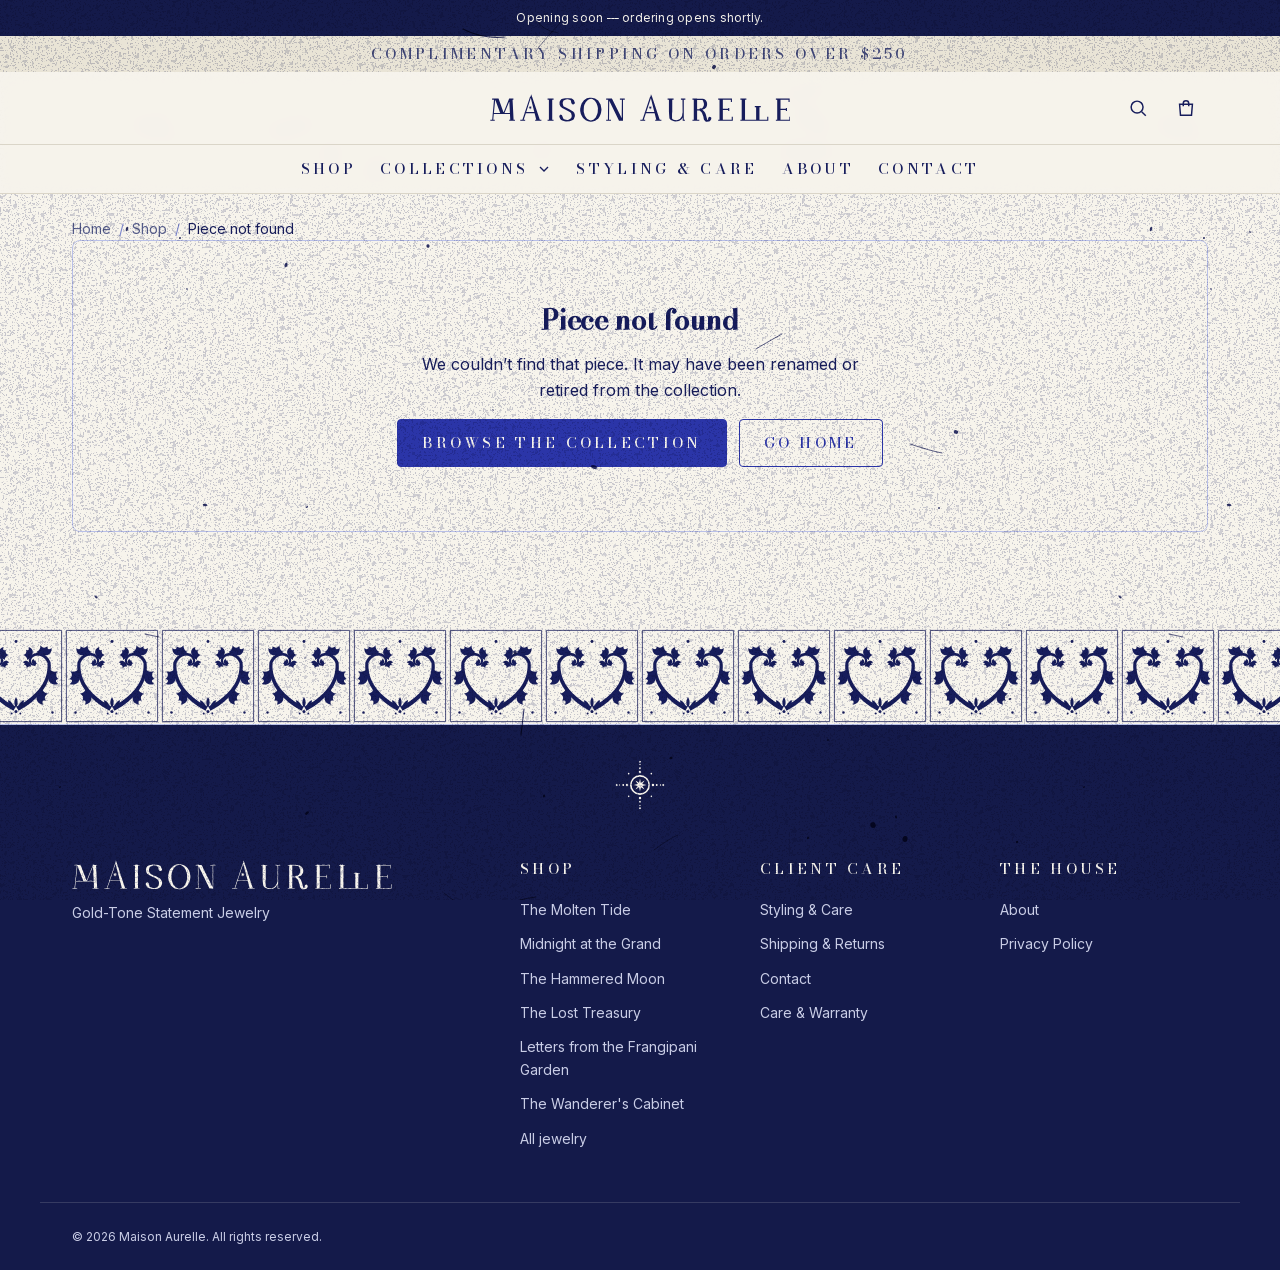
<file: product.html>
<!doctype html>
<html lang="en" data-theme="cobalt">
<head>
  <meta charset="utf-8">
  <meta name="viewport" content="width=device-width, initial-scale=1">
  <meta name="robots" content="noindex, nofollow" data-indexable-lock>
  <title>Gold Statement Jewelry Piece | Maison Aurelle</title>
  <meta name="description" content="Sculptural gold statement jewelry in 18K gold PVD over nickel-free steel: cuffs, bangles, earrings and coin necklaces. Free shipping over $250.">
  <meta property="og:site_name" content="Maison Aurelle">
  <meta property="og:title" content="Gold Statement Jewelry Piece | Maison Aurelle">
  <meta property="og:description" content="Sculptural gold statement jewelry in 18K gold PVD over nickel-free steel: cuffs, bangles, earrings and coin necklaces. Free shipping over $250.">
  <meta property="og:type" content="product">
  <meta property="og:image" content="assets/img/og-image.png">
  <meta property="og:image:width" content="1200">
  <meta property="og:image:height" content="630">
  <meta property="og:image:alt" content="Maison Aurelle — gold-tone statement jewelry">
  <meta name="twitter:card" content="summary_large_image">
  <meta name="twitter:image" content="assets/img/og-image.png">
  <meta name="twitter:title" content="Gold Statement Jewelry Piece | Maison Aurelle">
  <meta name="twitter:description" content="Sculptural gold statement jewelry in 18K gold PVD over nickel-free steel: cuffs, bangles, earrings and coin necklaces. Free shipping over $250.">
  <meta name="theme-color" content="#F7F4EC">
  <link rel="icon" href="favicon.ico" sizes="any">
  <link rel="icon" type="image/png" sizes="32x32" href="favicon-32x32.png">
  <link rel="icon" type="image/png" sizes="16x16" href="favicon-16x16.png">
  <link rel="apple-touch-icon" sizes="180x180" href="apple-touch-icon.png">
  <link rel="manifest" href="site.webmanifest">
  <!-- Self-hosted fonts (assets/css/fonts.css); the two used above the fold are preloaded. -->
  <link rel="preload" as="font" type="font/woff2" href="assets/fonts/bodoni-moda-latin.woff2" crossorigin>
  <link rel="preload" as="font" type="font/woff2" href="assets/fonts/inter-latin.woff2" crossorigin>
  <link rel="stylesheet" href="assets/css/fonts.css">
  <link rel="stylesheet" href="assets/css/tokens.css">
  <link rel="stylesheet" href="assets/css/styles.css">
</head>
<body data-page="product">
  <!-- riso print filters (design lead) -->
  <svg xmlns="http://www.w3.org/2000/svg" width="0" height="0" style="position:absolute" aria-hidden="true">
  <filter id="riso-duotone" x="0" y="0" width="100%" height="100%" color-interpolation-filters="sRGB">
    <!-- luminance -->
    <feColorMatrix type="matrix" values="0.2126 0.7152 0.0722 0 0  0.2126 0.7152 0.0722 0 0  0.2126 0.7152 0.0722 0 0  0 0 0 1 0" result="gray"/>
    <!-- edge branch: Laplacian on gray and on inverted gray (both edge signs), threshold, dilate -->
    <feConvolveMatrix in="gray" order="3" kernelMatrix="-1 -1 -1 -1 8 -1 -1 -1 -1" divisor="1" bias="0" preserveAlpha="true" edgeMode="duplicate" result="e1"/>
    <feColorMatrix in="gray" type="matrix" values="-1 0 0 0 1  0 -1 0 0 1  0 0 -1 0 1  0 0 0 1 0" result="inv"/>
    <feConvolveMatrix in="inv" order="3" kernelMatrix="-1 -1 -1 -1 8 -1 -1 -1 -1" divisor="1" bias="0" preserveAlpha="true" edgeMode="duplicate" result="e2"/>
    <feComposite in="e1" in2="e2" operator="arithmetic" k1="0" k2="1" k3="1" k4="0" result="edges"/>
    <feColorMatrix in="edges" type="matrix" values="0 0 0 0 0  0 0 0 0 0  0 0 0 0 0  7 0 0 0 -0.55" result="edgeA"/>
    <feMorphology in="edgeA" operator="dilate" radius="0.7" result="edgeD"/>
    <!-- halftone mids branch -->
    <feColorMatrix in="SourceGraphic" type="matrix" values="0 0 0 0 0  0 0 0 0 0  0 0 0 0 0  -0.2126 -0.7152 -0.0722 0 1" result="inkmask"/>
    <feComponentTransfer in="inkmask" result="levels"><feFuncA type="table" tableValues="0 0 0.06 0.3 0.62 0.82 0.93 1 1 1 1"/></feComponentTransfer>
    <feTurbulence type="fractalNoise" baseFrequency="0.9" numOctaves="2" seed="3" stitchTiles="stitch" result="noise"/>
    <feColorMatrix in="noise" type="matrix" values="0 0 0 0 0  0 0 0 0 0  0 0 0 0 0  0 0 0 3 -0.9" result="dots"/>
    <feComposite in="levels" in2="dots" operator="arithmetic" k1="0" k2="1" k3="0.6" k4="-0.3" result="screened"/>
    <feComponentTransfer in="screened" result="thresh"><feFuncA type="table" tableValues="0 0 0.3 1 1"/></feComponentTransfer>
    <!-- contours + dots -->
    <feComposite in="edgeD" in2="thresh" operator="arithmetic" k1="0" k2="1" k3="1" k4="0" result="inkmap"/>
    <feFlood flood-color="currentColor" result="ink"/>
    <feComposite in="ink" in2="inkmap" operator="in"/>
  </filter>
  <filter id="riso-duotone-cobalt" x="0" y="0" width="100%" height="100%" color-interpolation-filters="sRGB">
    <!-- luminance -->
    <feColorMatrix type="matrix" values="0.2126 0.7152 0.0722 0 0  0.2126 0.7152 0.0722 0 0  0.2126 0.7152 0.0722 0 0  0 0 0 1 0" result="gray"/>
    <!-- edge branch: Laplacian on gray and on inverted gray (both edge signs), threshold, dilate -->
    <feConvolveMatrix in="gray" order="3" kernelMatrix="-1 -1 -1 -1 8 -1 -1 -1 -1" divisor="1" bias="0" preserveAlpha="true" edgeMode="duplicate" result="e1"/>
    <feColorMatrix in="gray" type="matrix" values="-1 0 0 0 1  0 -1 0 0 1  0 0 -1 0 1  0 0 0 1 0" result="inv"/>
    <feConvolveMatrix in="inv" order="3" kernelMatrix="-1 -1 -1 -1 8 -1 -1 -1 -1" divisor="1" bias="0" preserveAlpha="true" edgeMode="duplicate" result="e2"/>
    <feComposite in="e1" in2="e2" operator="arithmetic" k1="0" k2="1" k3="1" k4="0" result="edges"/>
    <feColorMatrix in="edges" type="matrix" values="0 0 0 0 0  0 0 0 0 0  0 0 0 0 0  7 0 0 0 -0.55" result="edgeA"/>
    <feMorphology in="edgeA" operator="dilate" radius="0.7" result="edgeD"/>
    <!-- halftone mids branch -->
    <feColorMatrix in="SourceGraphic" type="matrix" values="0 0 0 0 0  0 0 0 0 0  0 0 0 0 0  -0.2126 -0.7152 -0.0722 0 1" result="inkmask"/>
    <feComponentTransfer in="inkmask" result="levels"><feFuncA type="table" tableValues="0 0 0.06 0.3 0.62 0.82 0.93 1 1 1 1"/></feComponentTransfer>
    <feTurbulence type="fractalNoise" baseFrequency="0.9" numOctaves="2" seed="3" stitchTiles="stitch" result="noise"/>
    <feColorMatrix in="noise" type="matrix" values="0 0 0 0 0  0 0 0 0 0  0 0 0 0 0  0 0 0 3 -0.9" result="dots"/>
    <feComposite in="levels" in2="dots" operator="arithmetic" k1="0" k2="1" k3="0.6" k4="-0.3" result="screened"/>
    <feComponentTransfer in="screened" result="thresh"><feFuncA type="table" tableValues="0 0 0.3 1 1"/></feComponentTransfer>
    <!-- contours + dots -->
    <feComposite in="edgeD" in2="thresh" operator="arithmetic" k1="0" k2="1" k3="1" k4="0" result="inkmap"/>
    <feFlood flood-color="#2B35A8" result="ink"/>
    <feComposite in="ink" in2="inkmap" operator="in"/>
  </filter>
  <filter id="riso-duotone-ink" x="0" y="0" width="100%" height="100%" color-interpolation-filters="sRGB">
    <!-- luminance -->
    <feColorMatrix type="matrix" values="0.2126 0.7152 0.0722 0 0  0.2126 0.7152 0.0722 0 0  0.2126 0.7152 0.0722 0 0  0 0 0 1 0" result="gray"/>
    <!-- edge branch: Laplacian on gray and on inverted gray (both edge signs), threshold, dilate -->
    <feConvolveMatrix in="gray" order="3" kernelMatrix="-1 -1 -1 -1 8 -1 -1 -1 -1" divisor="1" bias="0" preserveAlpha="true" edgeMode="duplicate" result="e1"/>
    <feColorMatrix in="gray" type="matrix" values="-1 0 0 0 1  0 -1 0 0 1  0 0 -1 0 1  0 0 0 1 0" result="inv"/>
    <feConvolveMatrix in="inv" order="3" kernelMatrix="-1 -1 -1 -1 8 -1 -1 -1 -1" divisor="1" bias="0" preserveAlpha="true" edgeMode="duplicate" result="e2"/>
    <feComposite in="e1" in2="e2" operator="arithmetic" k1="0" k2="1" k3="1" k4="0" result="edges"/>
    <feColorMatrix in="edges" type="matrix" values="0 0 0 0 0  0 0 0 0 0  0 0 0 0 0  7 0 0 0 -0.55" result="edgeA"/>
    <feMorphology in="edgeA" operator="dilate" radius="0.7" result="edgeD"/>
    <!-- halftone mids branch -->
    <feColorMatrix in="SourceGraphic" type="matrix" values="0 0 0 0 0  0 0 0 0 0  0 0 0 0 0  -0.2126 -0.7152 -0.0722 0 1" result="inkmask"/>
    <feComponentTransfer in="inkmask" result="levels"><feFuncA type="table" tableValues="0 0 0.06 0.3 0.62 0.82 0.93 1 1 1 1"/></feComponentTransfer>
    <feTurbulence type="fractalNoise" baseFrequency="0.9" numOctaves="2" seed="3" stitchTiles="stitch" result="noise"/>
    <feColorMatrix in="noise" type="matrix" values="0 0 0 0 0  0 0 0 0 0  0 0 0 0 0  0 0 0 3 -0.9" result="dots"/>
    <feComposite in="levels" in2="dots" operator="arithmetic" k1="0" k2="1" k3="0.6" k4="-0.3" result="screened"/>
    <feComponentTransfer in="screened" result="thresh"><feFuncA type="table" tableValues="0 0 0.3 1 1"/></feComponentTransfer>
    <!-- contours + dots -->
    <feComposite in="edgeD" in2="thresh" operator="arithmetic" k1="0" k2="1" k3="1" k4="0" result="inkmap"/>
    <feFlood flood-color="#17161A" result="ink"/>
    <feComposite in="ink" in2="inkmap" operator="in"/>
  </filter>
  <filter id="riso-grain-ink" x="0" y="0" width="100%" height="100%" color-interpolation-filters="sRGB">
    <feColorMatrix type="matrix" values="0 0 0 0 0  0 0 0 0 0  0 0 0 0 0  -0.2126 -0.7152 -0.0722 0 1" result="inkmask"/>
    <feComponentTransfer in="inkmask" result="levels"><feFuncA type="table" tableValues="0 0 0.08 0.6 1 1"/></feComponentTransfer>
    <feTurbulence type="fractalNoise" baseFrequency=".9" numOctaves="3" seed="9" stitchTiles="stitch" result="n"/>
    <feColorMatrix in="n" type="matrix" values="0 0 0 0 0  0 0 0 0 0  0 0 0 0 0  0 0 0 -3 2.2" result="holes"/>
    <feComposite in="levels" in2="holes" operator="in" result="speckled"/>
    <feFlood flood-color="currentColor" result="ink"/>
    <feComposite in="ink" in2="speckled" operator="in"/>
  </filter>
  <filter id="riso-rough" x="-2%" y="-5%" width="104%" height="110%">
    <feTurbulence type="fractalNoise" baseFrequency=".08" numOctaves="2" seed="4" result="n"/>
    <feDisplacementMap in="SourceGraphic" in2="n" scale="1.5" xChannelSelector="R" yChannelSelector="G"/>
  </filter>
</svg>
  <a class="skip-link" href="#main">Skip to content</a>
  <!-- Static so nothing is inserted above the page after first paint (no layout shift); layout.js keeps the text in sync with config.js -->
  <div class="notice-bar" role="region" aria-label="Store notice"><div class="container">Opening soon — explore the collection; ordering opens shortly.</div></div>
  <p class="announce" role="region" aria-label="Shipping offer">Complimentary shipping on orders over $250</p>
  <header id="site-header" class="site-header">
    <noscript>
      <div class="noscript-header">
        <a class="noscript-brand" href="index.html"><img src="assets/img/logo-wordmark.svg" alt="Maison Aurelle" width="302" height="28"></a>
        <nav aria-label="Primary"><a href="shop.html">Shop</a><a href="about.html">About</a><a href="contact.html">Contact</a></nav>
        <p>Please enable JavaScript to use the shopping bag.</p>
      </div>
    </noscript>
  </header>

  <main id="main" tabindex="-1">
    <div class="container">
      <nav class="breadcrumbs" aria-label="Breadcrumb">
        <ol>
          <li><a href="index.html">Home</a></li>
          <li><a id="crumb-collection" href="shop.html">Shop</a></li>
          <li><span id="crumb-current" aria-current="page">Piece</span></li>
        </ol>
      </nav>

      <div id="product-root"></div>
    </div>

    <section id="related-section" class="section section--surface" aria-labelledby="related-title" hidden>
      <div class="container">
        <div class="section-head section-head--center">
          <p class="eyebrow" id="related-eyebrow">Complete the look</p>
          <h2 id="related-title">Complete the <span class="script">look</span></h2>
        </div>
        <div id="related-grid" class="product-grid product-grid--4"></div>
        <p class="section-foot" id="related-foot"><a class="view-all" id="related-all" href="shop.html">View the collection <span aria-hidden="true">&rarr;</span></a></p>
      </div>
    </section>
  </main>

  <footer id="site-footer"></footer>

  <script defer src="assets/js/config.js"></script>
  <script defer src="assets/js/collections.js"></script>
  <script defer src="assets/js/products.js"></script>
  <script defer src="assets/js/utils.js"></script>
  <script defer src="assets/js/catalog.js"></script>
  <script defer src="assets/js/cart.js"></script>
  <script defer src="assets/js/forms.js"></script>
  <script defer src="assets/js/layout.js"></script>
  <script defer src="assets/js/analytics.js"></script>
  <script defer src="assets/js/pages/product.js"></script>
</body>
</html>
</file>
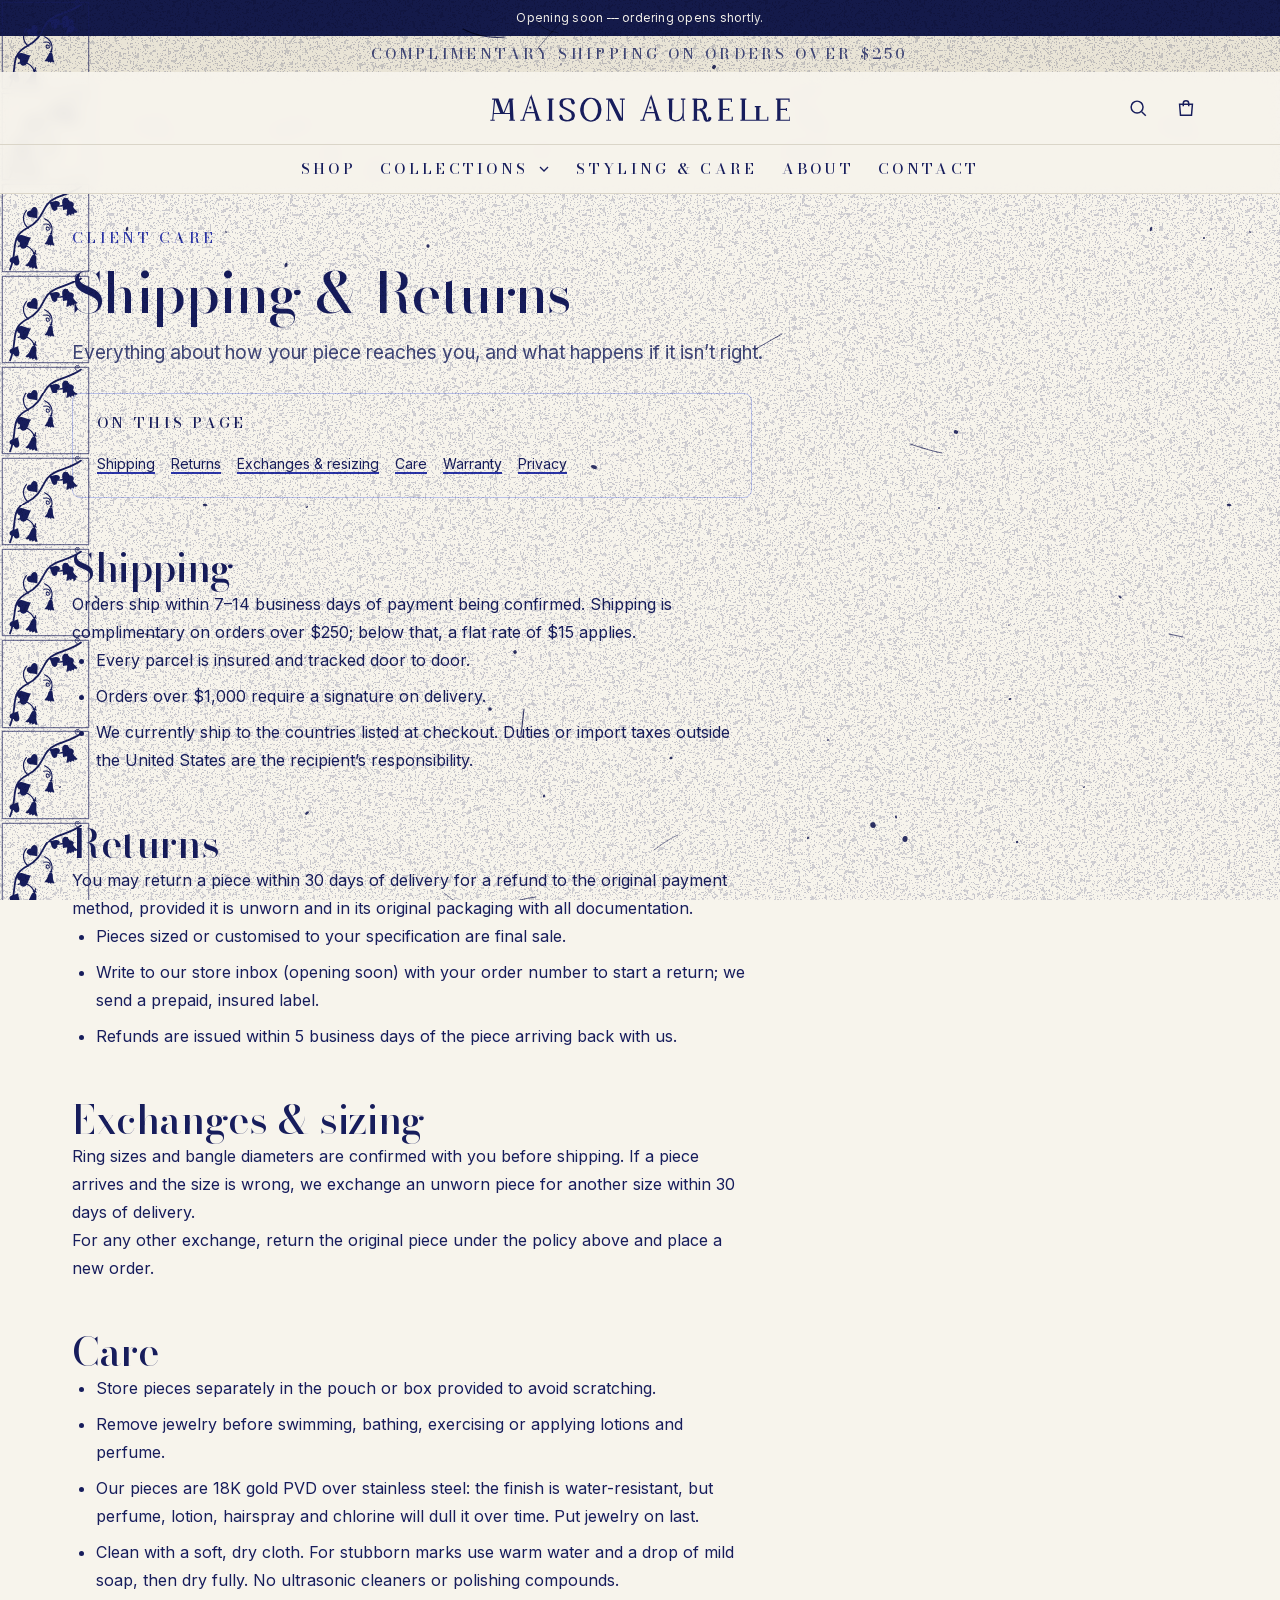
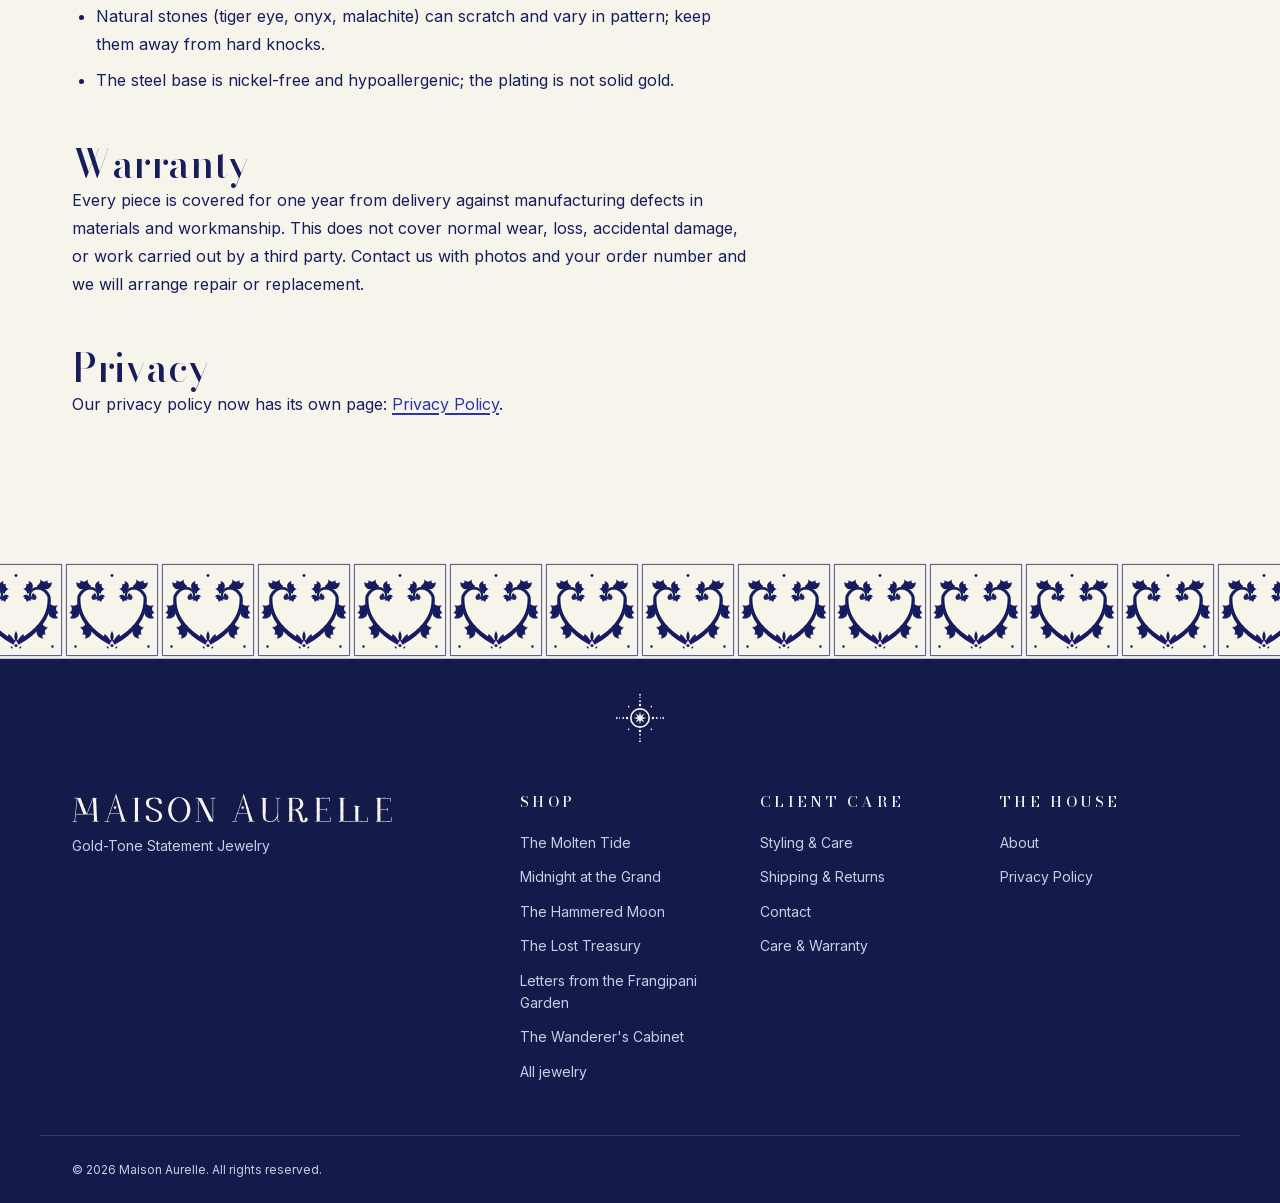
<file: shipping-returns.html>
<!doctype html>
<html lang="en" data-theme="cobalt">
<head>
  <meta charset="utf-8">
  <meta name="viewport" content="width=device-width, initial-scale=1">
  <meta name="robots" content="noindex, nofollow" data-indexable-lock>
  <title>Shipping &amp; Returns | Maison Aurelle</title>
  <meta name="description" content="Shipping, 30-day returns, sizing exchanges, care and warranty for Maison Aurelle gold PVD jewelry. Free shipping over $250 — read the details.">
  <meta property="og:site_name" content="Maison Aurelle">
  <meta property="og:title" content="Shipping &amp; Returns | Maison Aurelle">
  <meta property="og:description" content="Shipping, 30-day returns, sizing exchanges, care and warranty for Maison Aurelle gold PVD jewelry. Free shipping over $250 — read the details.">
  <meta property="og:type" content="website">
  <meta property="og:image" content="assets/img/og-image.png">
  <meta property="og:image:width" content="1200">
  <meta property="og:image:height" content="630">
  <meta property="og:image:alt" content="Maison Aurelle — gold-tone statement jewelry">
  <meta name="twitter:card" content="summary_large_image">
  <meta name="twitter:image" content="assets/img/og-image.png">
  <meta name="twitter:title" content="Shipping &amp; Returns | Maison Aurelle">
  <meta name="twitter:description" content="Shipping, 30-day returns, sizing exchanges, care and warranty for Maison Aurelle gold PVD jewelry. Free shipping over $250 — read the details.">
  <meta name="theme-color" content="#F7F4EC">
  <link rel="icon" href="favicon.ico" sizes="any">
  <link rel="icon" type="image/png" sizes="32x32" href="favicon-32x32.png">
  <link rel="icon" type="image/png" sizes="16x16" href="favicon-16x16.png">
  <link rel="apple-touch-icon" sizes="180x180" href="apple-touch-icon.png">
  <link rel="manifest" href="site.webmanifest">
  <!-- Self-hosted fonts (assets/css/fonts.css); the two used above the fold are preloaded. -->
  <link rel="preload" as="font" type="font/woff2" href="assets/fonts/bodoni-moda-latin.woff2" crossorigin>
  <link rel="preload" as="font" type="font/woff2" href="assets/fonts/inter-latin.woff2" crossorigin>
  <link rel="stylesheet" href="assets/css/fonts.css">
  <link rel="stylesheet" href="assets/css/tokens.css">
  <link rel="stylesheet" href="assets/css/styles.css">
</head>
<body data-description="Shipping, 30-day returns, sizing exchanges, care and warranty for Maison Aurelle gold PVD jewelry. Free shipping over $250 — read the details." data-page="policy" data-title="Shipping &amp; Returns">
  <!-- riso print filters (design lead) -->
  <svg xmlns="http://www.w3.org/2000/svg" width="0" height="0" style="position:absolute" aria-hidden="true">
  <filter id="riso-duotone" x="0" y="0" width="100%" height="100%" color-interpolation-filters="sRGB">
    <!-- luminance -->
    <feColorMatrix type="matrix" values="0.2126 0.7152 0.0722 0 0  0.2126 0.7152 0.0722 0 0  0.2126 0.7152 0.0722 0 0  0 0 0 1 0" result="gray"/>
    <!-- edge branch: Laplacian on gray and on inverted gray (both edge signs), threshold, dilate -->
    <feConvolveMatrix in="gray" order="3" kernelMatrix="-1 -1 -1 -1 8 -1 -1 -1 -1" divisor="1" bias="0" preserveAlpha="true" edgeMode="duplicate" result="e1"/>
    <feColorMatrix in="gray" type="matrix" values="-1 0 0 0 1  0 -1 0 0 1  0 0 -1 0 1  0 0 0 1 0" result="inv"/>
    <feConvolveMatrix in="inv" order="3" kernelMatrix="-1 -1 -1 -1 8 -1 -1 -1 -1" divisor="1" bias="0" preserveAlpha="true" edgeMode="duplicate" result="e2"/>
    <feComposite in="e1" in2="e2" operator="arithmetic" k1="0" k2="1" k3="1" k4="0" result="edges"/>
    <feColorMatrix in="edges" type="matrix" values="0 0 0 0 0  0 0 0 0 0  0 0 0 0 0  7 0 0 0 -0.55" result="edgeA"/>
    <feMorphology in="edgeA" operator="dilate" radius="0.7" result="edgeD"/>
    <!-- halftone mids branch -->
    <feColorMatrix in="SourceGraphic" type="matrix" values="0 0 0 0 0  0 0 0 0 0  0 0 0 0 0  -0.2126 -0.7152 -0.0722 0 1" result="inkmask"/>
    <feComponentTransfer in="inkmask" result="levels"><feFuncA type="table" tableValues="0 0 0.06 0.3 0.62 0.82 0.93 1 1 1 1"/></feComponentTransfer>
    <feTurbulence type="fractalNoise" baseFrequency="0.9" numOctaves="2" seed="3" stitchTiles="stitch" result="noise"/>
    <feColorMatrix in="noise" type="matrix" values="0 0 0 0 0  0 0 0 0 0  0 0 0 0 0  0 0 0 3 -0.9" result="dots"/>
    <feComposite in="levels" in2="dots" operator="arithmetic" k1="0" k2="1" k3="0.6" k4="-0.3" result="screened"/>
    <feComponentTransfer in="screened" result="thresh"><feFuncA type="table" tableValues="0 0 0.3 1 1"/></feComponentTransfer>
    <!-- contours + dots -->
    <feComposite in="edgeD" in2="thresh" operator="arithmetic" k1="0" k2="1" k3="1" k4="0" result="inkmap"/>
    <feFlood flood-color="currentColor" result="ink"/>
    <feComposite in="ink" in2="inkmap" operator="in"/>
  </filter>
  <filter id="riso-duotone-cobalt" x="0" y="0" width="100%" height="100%" color-interpolation-filters="sRGB">
    <!-- luminance -->
    <feColorMatrix type="matrix" values="0.2126 0.7152 0.0722 0 0  0.2126 0.7152 0.0722 0 0  0.2126 0.7152 0.0722 0 0  0 0 0 1 0" result="gray"/>
    <!-- edge branch: Laplacian on gray and on inverted gray (both edge signs), threshold, dilate -->
    <feConvolveMatrix in="gray" order="3" kernelMatrix="-1 -1 -1 -1 8 -1 -1 -1 -1" divisor="1" bias="0" preserveAlpha="true" edgeMode="duplicate" result="e1"/>
    <feColorMatrix in="gray" type="matrix" values="-1 0 0 0 1  0 -1 0 0 1  0 0 -1 0 1  0 0 0 1 0" result="inv"/>
    <feConvolveMatrix in="inv" order="3" kernelMatrix="-1 -1 -1 -1 8 -1 -1 -1 -1" divisor="1" bias="0" preserveAlpha="true" edgeMode="duplicate" result="e2"/>
    <feComposite in="e1" in2="e2" operator="arithmetic" k1="0" k2="1" k3="1" k4="0" result="edges"/>
    <feColorMatrix in="edges" type="matrix" values="0 0 0 0 0  0 0 0 0 0  0 0 0 0 0  7 0 0 0 -0.55" result="edgeA"/>
    <feMorphology in="edgeA" operator="dilate" radius="0.7" result="edgeD"/>
    <!-- halftone mids branch -->
    <feColorMatrix in="SourceGraphic" type="matrix" values="0 0 0 0 0  0 0 0 0 0  0 0 0 0 0  -0.2126 -0.7152 -0.0722 0 1" result="inkmask"/>
    <feComponentTransfer in="inkmask" result="levels"><feFuncA type="table" tableValues="0 0 0.06 0.3 0.62 0.82 0.93 1 1 1 1"/></feComponentTransfer>
    <feTurbulence type="fractalNoise" baseFrequency="0.9" numOctaves="2" seed="3" stitchTiles="stitch" result="noise"/>
    <feColorMatrix in="noise" type="matrix" values="0 0 0 0 0  0 0 0 0 0  0 0 0 0 0  0 0 0 3 -0.9" result="dots"/>
    <feComposite in="levels" in2="dots" operator="arithmetic" k1="0" k2="1" k3="0.6" k4="-0.3" result="screened"/>
    <feComponentTransfer in="screened" result="thresh"><feFuncA type="table" tableValues="0 0 0.3 1 1"/></feComponentTransfer>
    <!-- contours + dots -->
    <feComposite in="edgeD" in2="thresh" operator="arithmetic" k1="0" k2="1" k3="1" k4="0" result="inkmap"/>
    <feFlood flood-color="#2B35A8" result="ink"/>
    <feComposite in="ink" in2="inkmap" operator="in"/>
  </filter>
  <filter id="riso-duotone-ink" x="0" y="0" width="100%" height="100%" color-interpolation-filters="sRGB">
    <!-- luminance -->
    <feColorMatrix type="matrix" values="0.2126 0.7152 0.0722 0 0  0.2126 0.7152 0.0722 0 0  0.2126 0.7152 0.0722 0 0  0 0 0 1 0" result="gray"/>
    <!-- edge branch: Laplacian on gray and on inverted gray (both edge signs), threshold, dilate -->
    <feConvolveMatrix in="gray" order="3" kernelMatrix="-1 -1 -1 -1 8 -1 -1 -1 -1" divisor="1" bias="0" preserveAlpha="true" edgeMode="duplicate" result="e1"/>
    <feColorMatrix in="gray" type="matrix" values="-1 0 0 0 1  0 -1 0 0 1  0 0 -1 0 1  0 0 0 1 0" result="inv"/>
    <feConvolveMatrix in="inv" order="3" kernelMatrix="-1 -1 -1 -1 8 -1 -1 -1 -1" divisor="1" bias="0" preserveAlpha="true" edgeMode="duplicate" result="e2"/>
    <feComposite in="e1" in2="e2" operator="arithmetic" k1="0" k2="1" k3="1" k4="0" result="edges"/>
    <feColorMatrix in="edges" type="matrix" values="0 0 0 0 0  0 0 0 0 0  0 0 0 0 0  7 0 0 0 -0.55" result="edgeA"/>
    <feMorphology in="edgeA" operator="dilate" radius="0.7" result="edgeD"/>
    <!-- halftone mids branch -->
    <feColorMatrix in="SourceGraphic" type="matrix" values="0 0 0 0 0  0 0 0 0 0  0 0 0 0 0  -0.2126 -0.7152 -0.0722 0 1" result="inkmask"/>
    <feComponentTransfer in="inkmask" result="levels"><feFuncA type="table" tableValues="0 0 0.06 0.3 0.62 0.82 0.93 1 1 1 1"/></feComponentTransfer>
    <feTurbulence type="fractalNoise" baseFrequency="0.9" numOctaves="2" seed="3" stitchTiles="stitch" result="noise"/>
    <feColorMatrix in="noise" type="matrix" values="0 0 0 0 0  0 0 0 0 0  0 0 0 0 0  0 0 0 3 -0.9" result="dots"/>
    <feComposite in="levels" in2="dots" operator="arithmetic" k1="0" k2="1" k3="0.6" k4="-0.3" result="screened"/>
    <feComponentTransfer in="screened" result="thresh"><feFuncA type="table" tableValues="0 0 0.3 1 1"/></feComponentTransfer>
    <!-- contours + dots -->
    <feComposite in="edgeD" in2="thresh" operator="arithmetic" k1="0" k2="1" k3="1" k4="0" result="inkmap"/>
    <feFlood flood-color="#17161A" result="ink"/>
    <feComposite in="ink" in2="inkmap" operator="in"/>
  </filter>
  <filter id="riso-grain-ink" x="0" y="0" width="100%" height="100%" color-interpolation-filters="sRGB">
    <feColorMatrix type="matrix" values="0 0 0 0 0  0 0 0 0 0  0 0 0 0 0  -0.2126 -0.7152 -0.0722 0 1" result="inkmask"/>
    <feComponentTransfer in="inkmask" result="levels"><feFuncA type="table" tableValues="0 0 0.08 0.6 1 1"/></feComponentTransfer>
    <feTurbulence type="fractalNoise" baseFrequency=".9" numOctaves="3" seed="9" stitchTiles="stitch" result="n"/>
    <feColorMatrix in="n" type="matrix" values="0 0 0 0 0  0 0 0 0 0  0 0 0 0 0  0 0 0 -3 2.2" result="holes"/>
    <feComposite in="levels" in2="holes" operator="in" result="speckled"/>
    <feFlood flood-color="currentColor" result="ink"/>
    <feComposite in="ink" in2="speckled" operator="in"/>
  </filter>
  <filter id="riso-rough" x="-2%" y="-5%" width="104%" height="110%">
    <feTurbulence type="fractalNoise" baseFrequency=".08" numOctaves="2" seed="4" result="n"/>
    <feDisplacementMap in="SourceGraphic" in2="n" scale="1.5" xChannelSelector="R" yChannelSelector="G"/>
  </filter>
</svg>
  <a class="skip-link" href="#main">Skip to content</a>
  <!-- Static so nothing is inserted above the page after first paint (no layout shift); layout.js keeps the text in sync with config.js -->
  <div class="notice-bar" role="region" aria-label="Store notice"><div class="container">Opening soon — explore the collection; ordering opens shortly.</div></div>
  <p class="announce" role="region" aria-label="Shipping offer">Complimentary shipping on orders over $250</p>
  <header id="site-header" class="site-header">
    <noscript>
      <div class="noscript-header">
        <a class="noscript-brand" href="index.html"><img src="assets/img/logo-wordmark.svg" alt="Maison Aurelle" width="302" height="28"></a>
        <nav aria-label="Primary"><a href="shop.html">Shop</a><a href="about.html">About</a><a href="contact.html">Contact</a></nav>
        <p>Please enable JavaScript to use the shopping bag.</p>
      </div>
    </noscript>
  </header>

  <main id="main" tabindex="-1">
    <div class="container">
      <div class="page-head">
        <p class="eyebrow">Client care</p>
        <h1>Shipping &amp; Returns</h1>
        <p class="lead">Everything about how your piece reaches you, and what happens if it isn’t right.</p>
      </div>

      <div class="prose pb-7">
        <nav class="toc" aria-label="On this page">
          <p class="toc__title">On this page</p>
          <ol>
            <li><a href="#shipping">Shipping</a></li>
            <li><a href="#returns">Returns</a></li>
            <li><a href="#exchanges">Exchanges &amp; resizing</a></li>
            <li><a href="#care">Care</a></li>
            <li><a href="#warranty">Warranty</a></li>
            <li><a href="#privacy">Privacy</a></li>
          </ol>
        </nav>

        <!-- OWNER: review before launch -->
        <section id="shipping" class="policy-section" aria-labelledby="shipping-title">
          <h2 id="shipping-title">Shipping</h2>
          <p>Orders ship within <span data-lead-time>7–14 business days</span> of payment being confirmed. Shipping is complimentary on orders over <span data-free-threshold>$250</span>; below that, a flat rate of <span data-flat-rate>$15</span> applies.</p>
          <ul>
            <li>Every parcel is insured and tracked door to door.</li>
            <li>Orders over $1,000 require a signature on delivery.</li>
            <li>We currently ship to the countries listed at checkout. Duties or import taxes outside the United States are the recipient’s responsibility.</li>
          </ul>
        </section>

        <!-- OWNER: review before launch -->
        <section id="returns" class="policy-section" aria-labelledby="returns-title">
          <h2 id="returns-title">Returns</h2>
          <p>You may return a piece within 30 days of delivery for a refund to the original payment method, provided it is unworn and in its original packaging with all documentation.</p>
          <ul>
            <li>Pieces sized or customised to your specification are final sale.</li>
            <li>Write to <span data-store-email>our store inbox</span> with your order number to start a return; we send a prepaid, insured label.</li>
            <li>Refunds are issued within 5 business days of the piece arriving back with us.</li>
          </ul>
        </section>

        <!-- OWNER: review before launch -->
        <section id="exchanges" class="policy-section" aria-labelledby="exchanges-title">
          <h2 id="exchanges-title">Exchanges &amp; sizing</h2>
          <p>Ring sizes and bangle diameters are confirmed with you before shipping. If a piece arrives and the size is wrong, we exchange an unworn piece for another size within 30 days of delivery.</p>
          <p>For any other exchange, return the original piece under the policy above and place a new order.</p>
        </section>

        <!-- OWNER: review before launch -->
        <section id="care" class="policy-section" aria-labelledby="care-title">
          <h2 id="care-title">Care</h2>
          <ul>
            <li>Store pieces separately in the pouch or box provided to avoid scratching.</li>
            <li>Remove jewelry before swimming, bathing, exercising or applying lotions and perfume.</li>
            <li>Our pieces are 18K gold PVD over stainless steel: the finish is water-resistant, but perfume, lotion, hairspray and chlorine will dull it over time. Put jewelry on last.</li>
            <li>Clean with a soft, dry cloth. For stubborn marks use warm water and a drop of mild soap, then dry fully. No ultrasonic cleaners or polishing compounds.</li>
            <li>Natural stones (tiger eye, onyx, malachite) can scratch and vary in pattern; keep them away from hard knocks.</li>
            <li>The steel base is nickel-free and hypoallergenic; the plating is not solid gold.</li>
          </ul>
        </section>

        <!-- OWNER: review before launch -->
        <section id="warranty" class="policy-section" aria-labelledby="warranty-title">
          <h2 id="warranty-title">Warranty</h2>
          <p>Every piece is covered for one year from delivery against manufacturing defects in materials and workmanship. This does not cover normal wear, loss, accidental damage, or work carried out by a third party. Contact us with photos and your order number and we will arrange repair or replacement.</p>
        </section>

        <!-- OWNER: review before launch -->
        <section id="privacy" class="policy-section" aria-labelledby="privacy-title">
          <h2 id="privacy-title">Privacy</h2>
          <p>Our privacy policy now has its own page: <a href="privacy.html">Privacy Policy</a>.</p>
        </section>
      </div>
    </div>
  </main>

  <footer id="site-footer"></footer>

  <script defer src="assets/js/config.js"></script>
  <script defer src="assets/js/collections.js"></script>
  <script defer src="assets/js/products.js"></script>
  <script defer src="assets/js/utils.js"></script>
  <script defer src="assets/js/catalog.js"></script>
  <script defer src="assets/js/cart.js"></script>
  <script defer src="assets/js/forms.js"></script>
  <script defer src="assets/js/layout.js"></script>
  <script defer src="assets/js/analytics.js"></script>
</body>
</html>
</file>
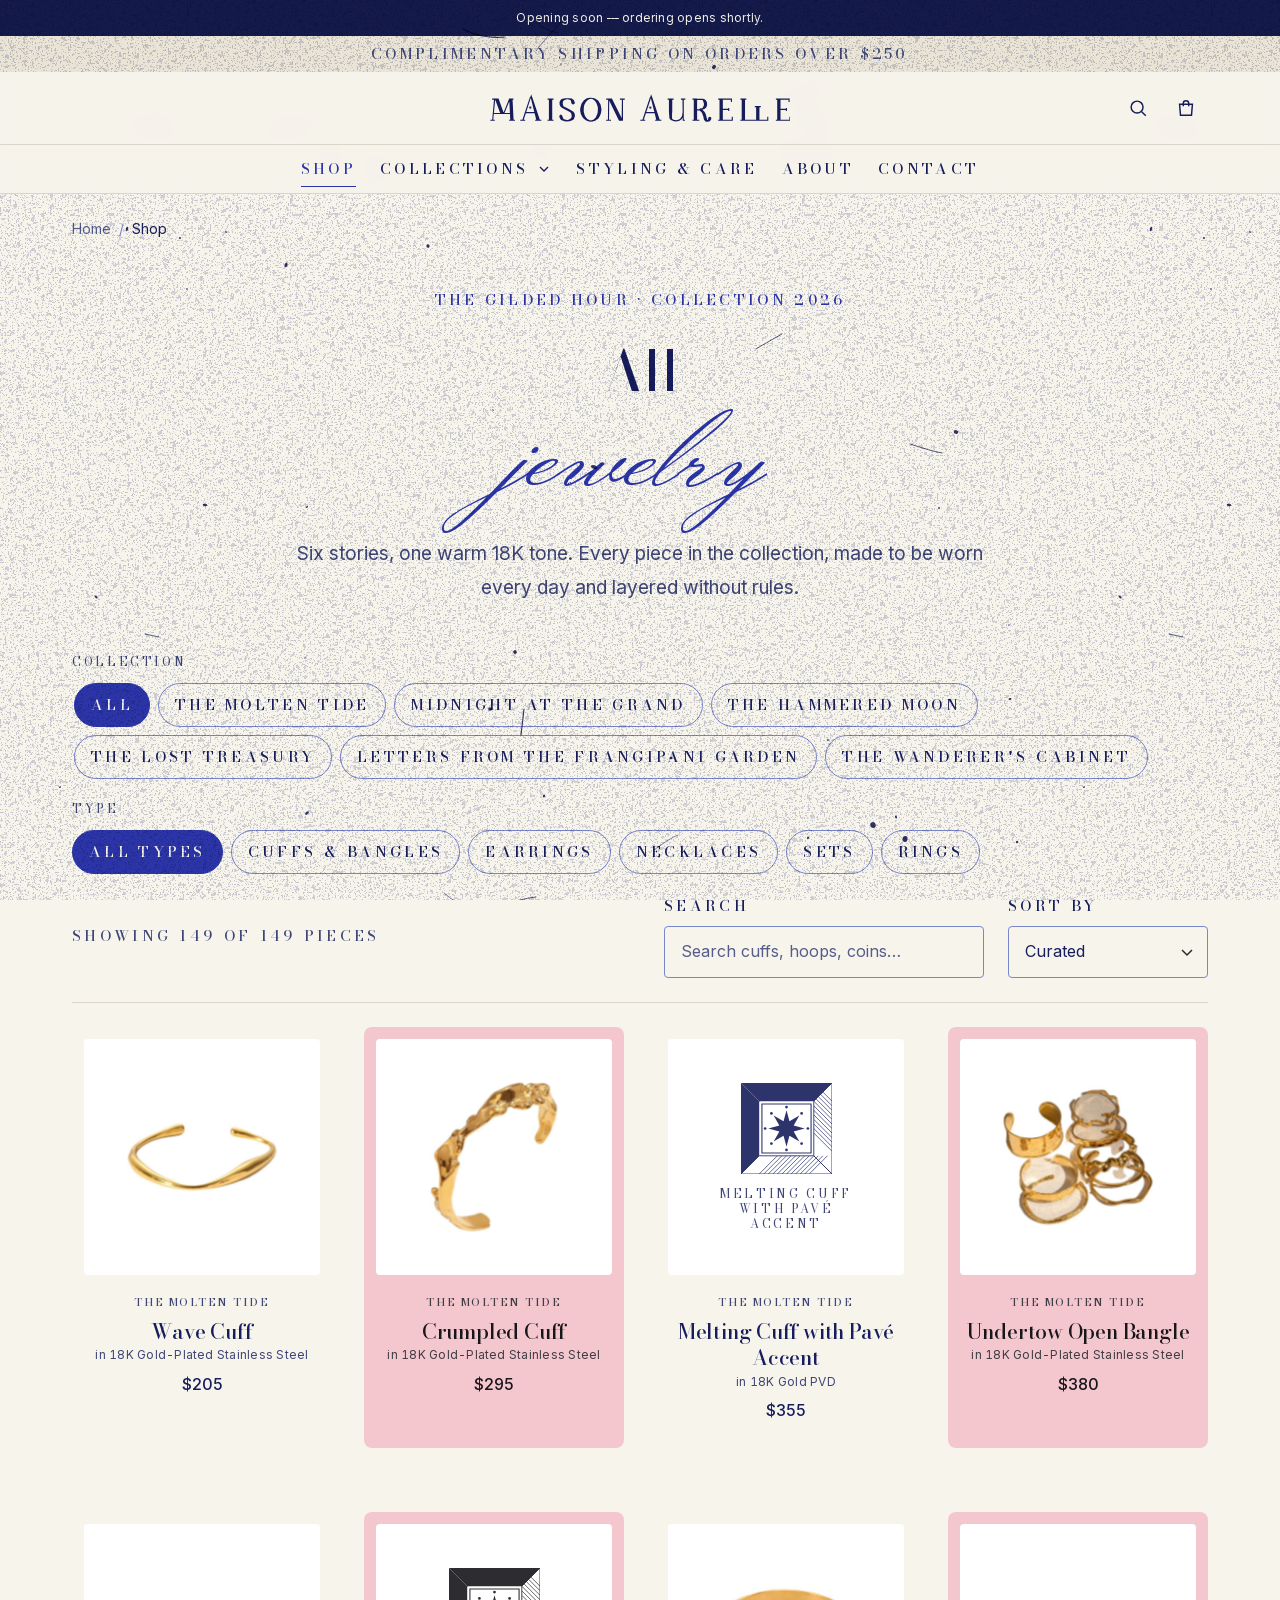
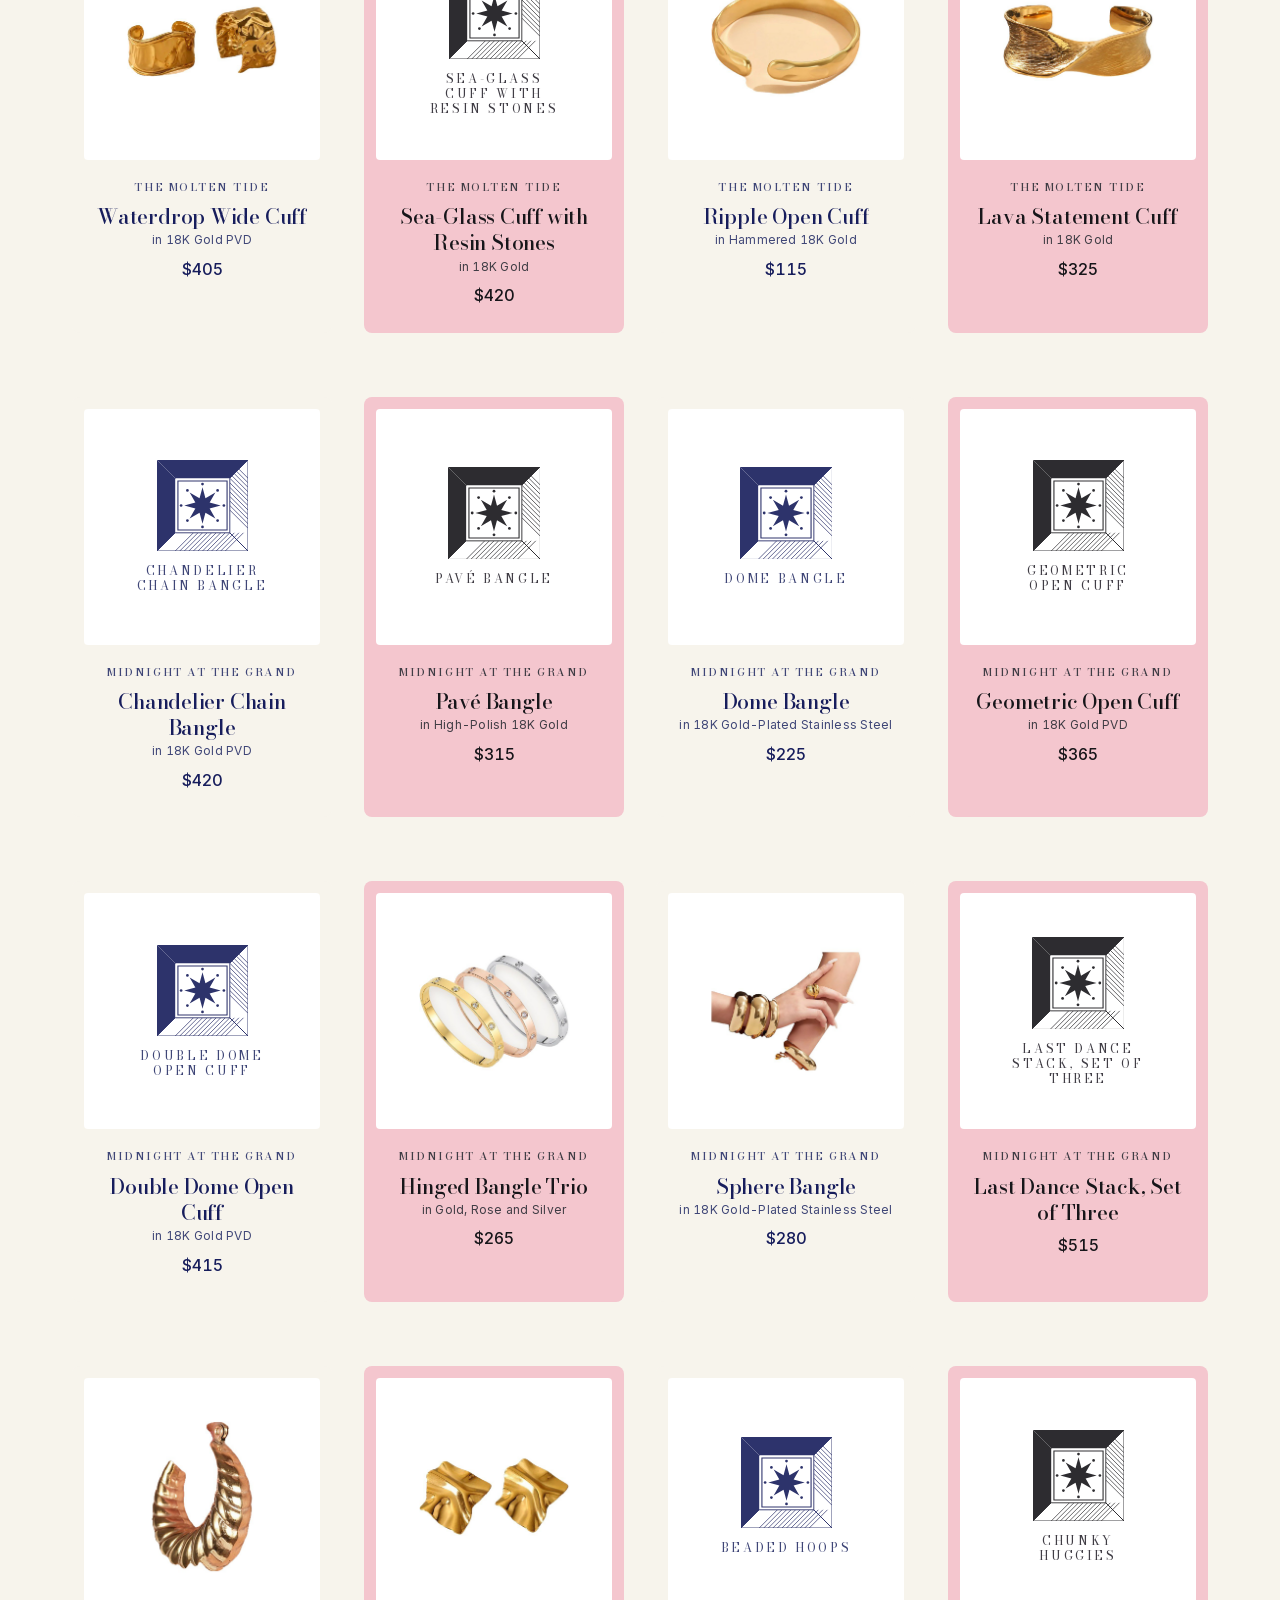
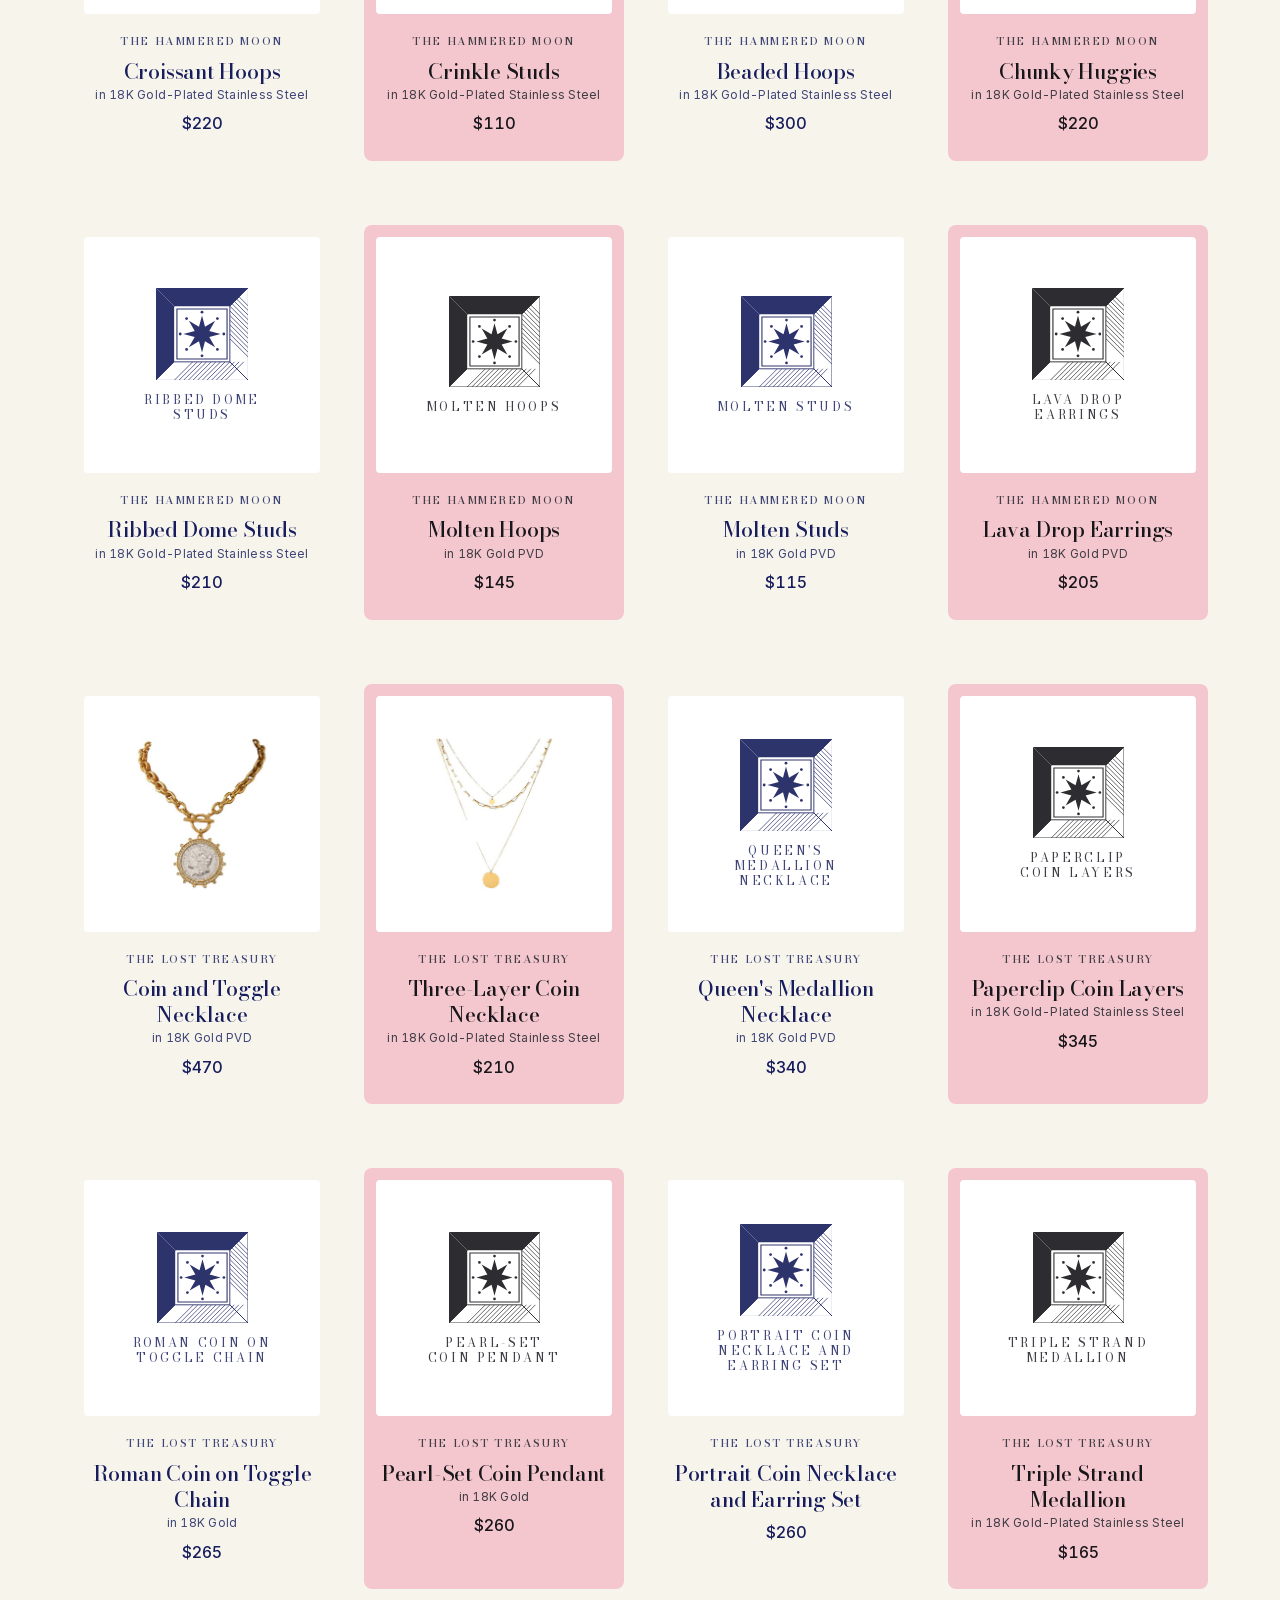
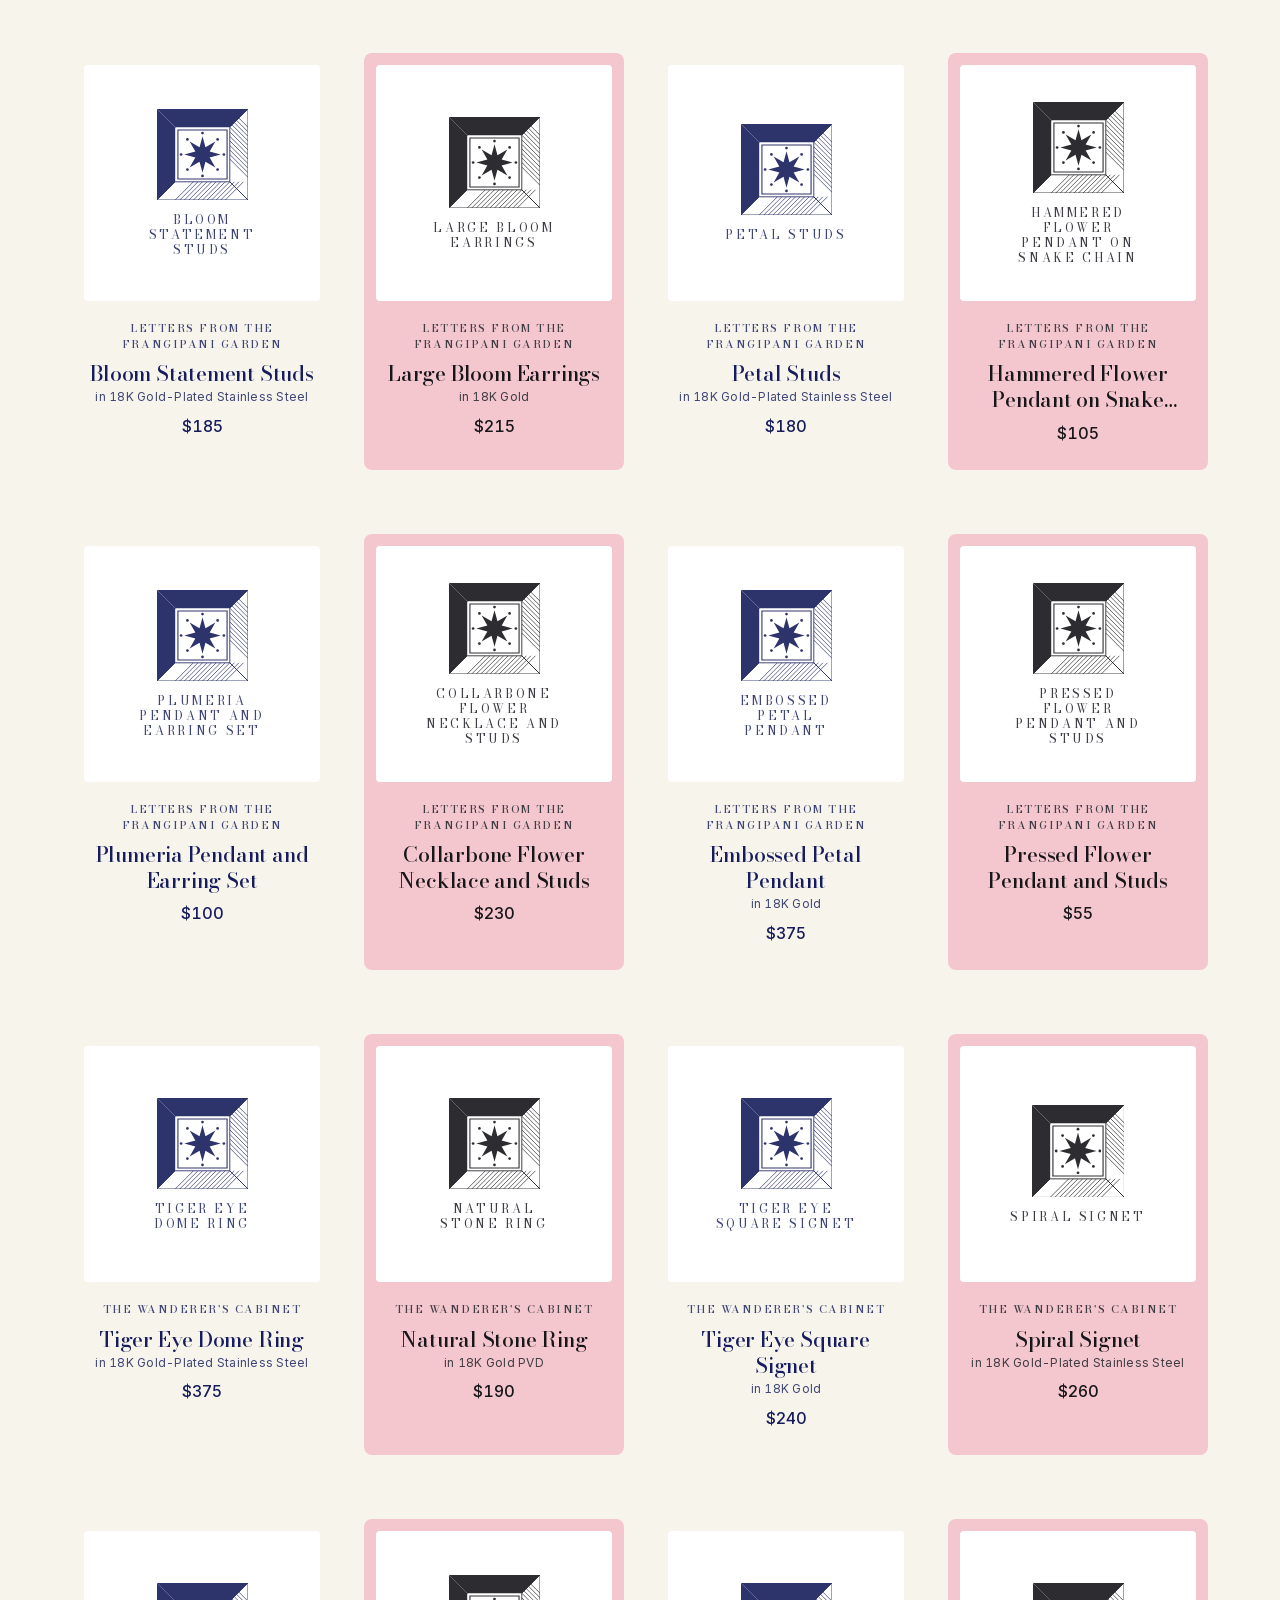
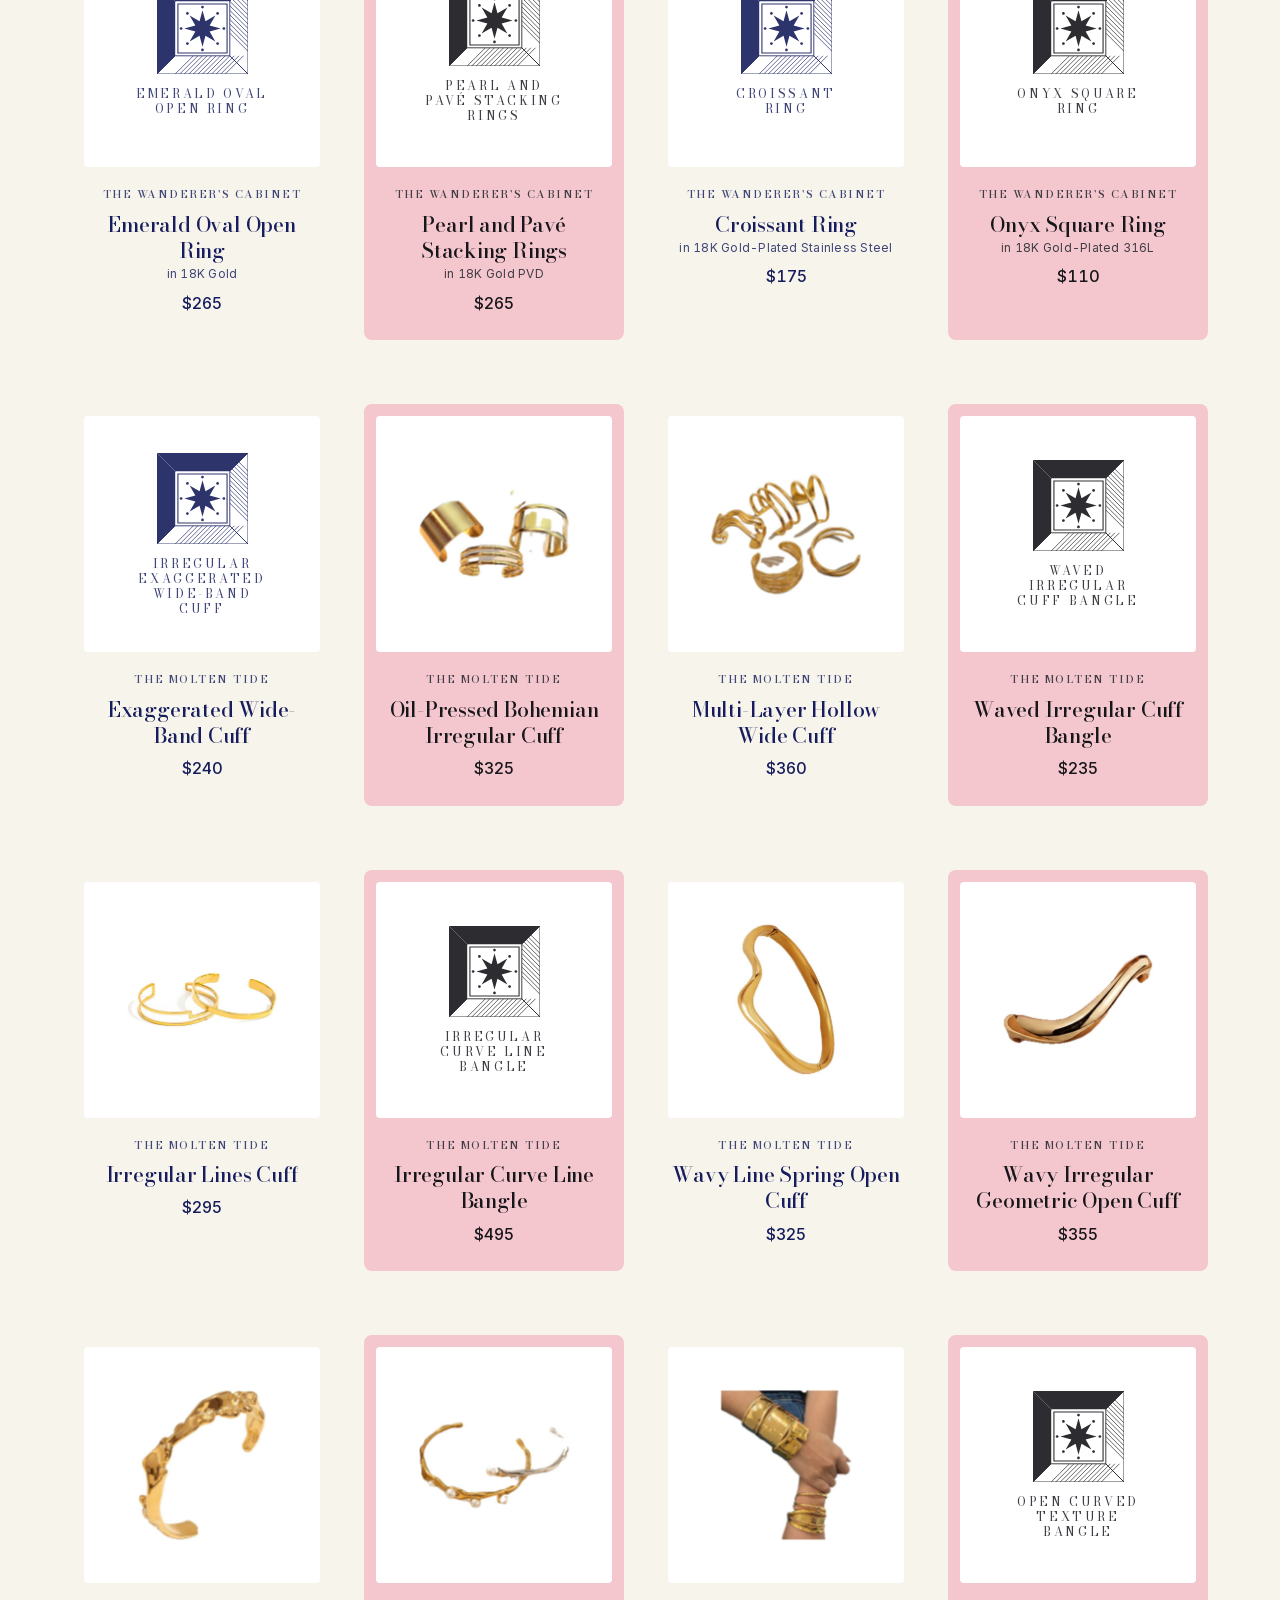
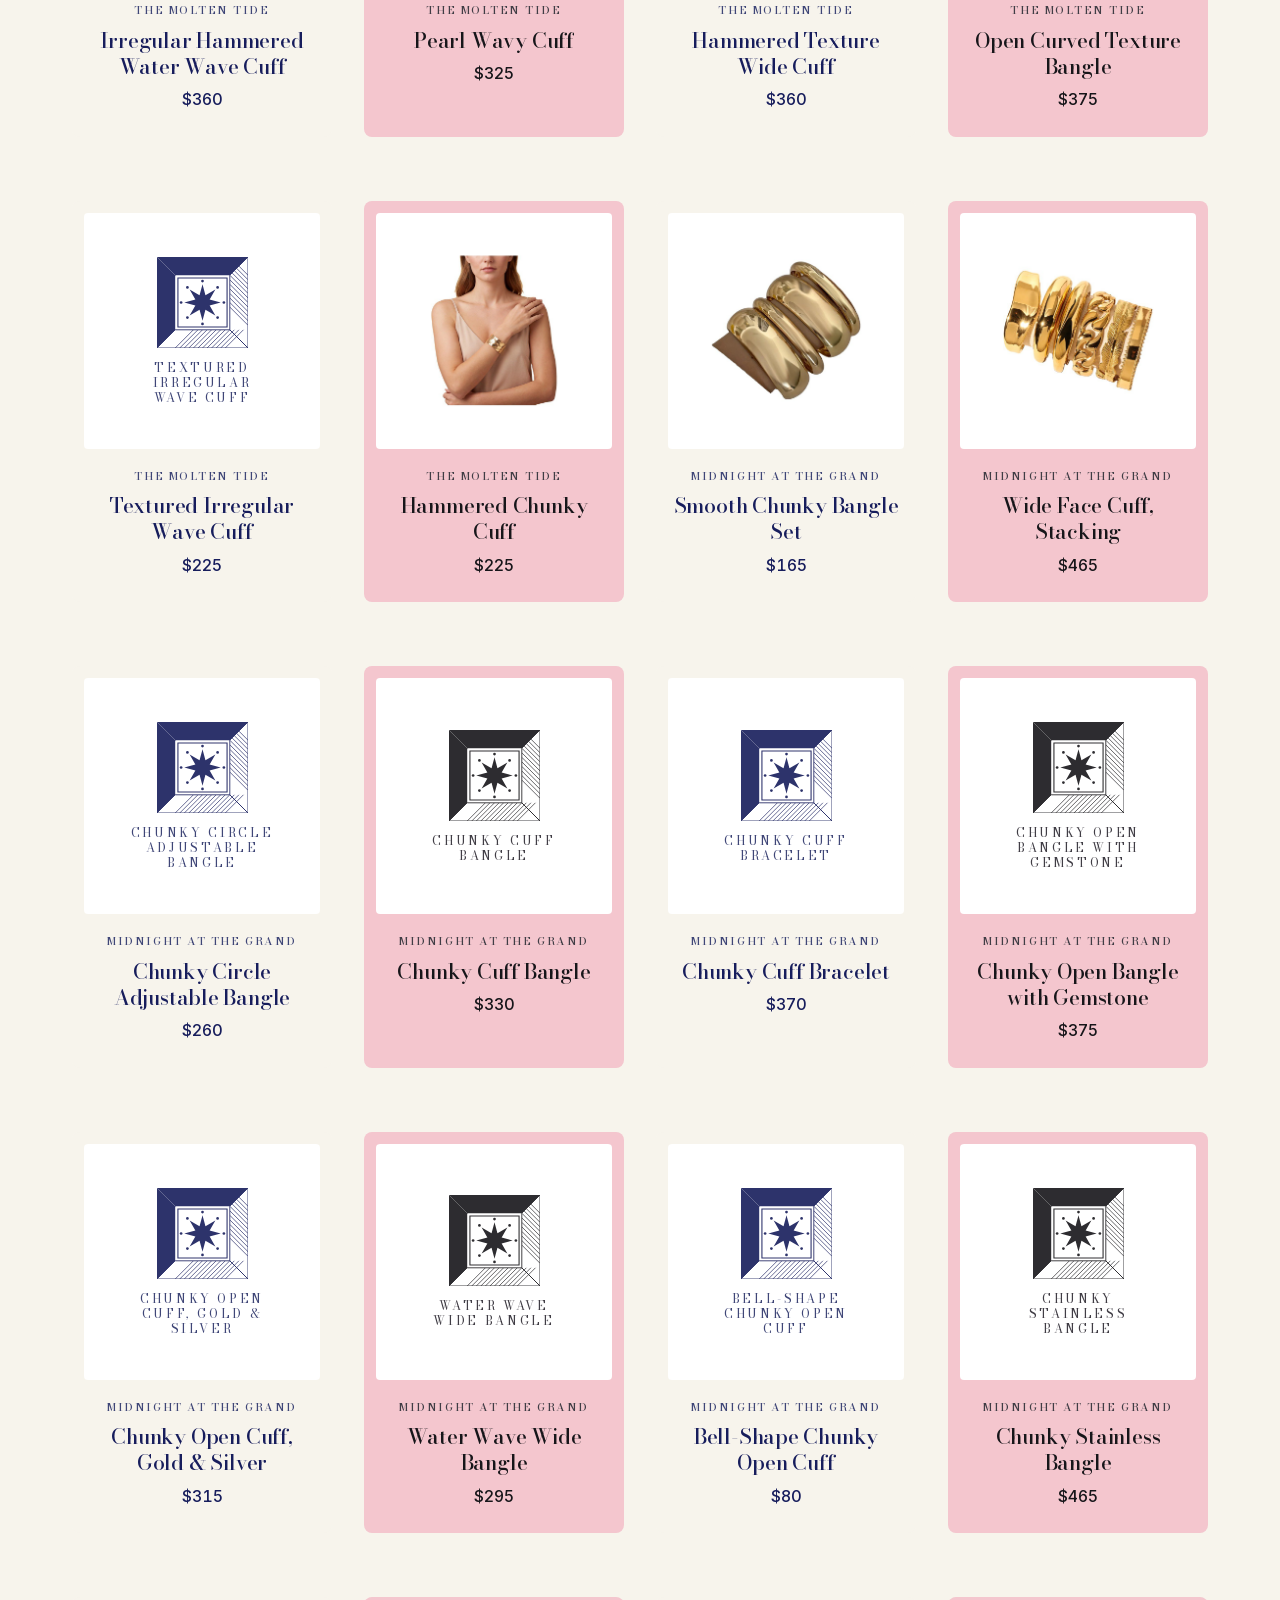
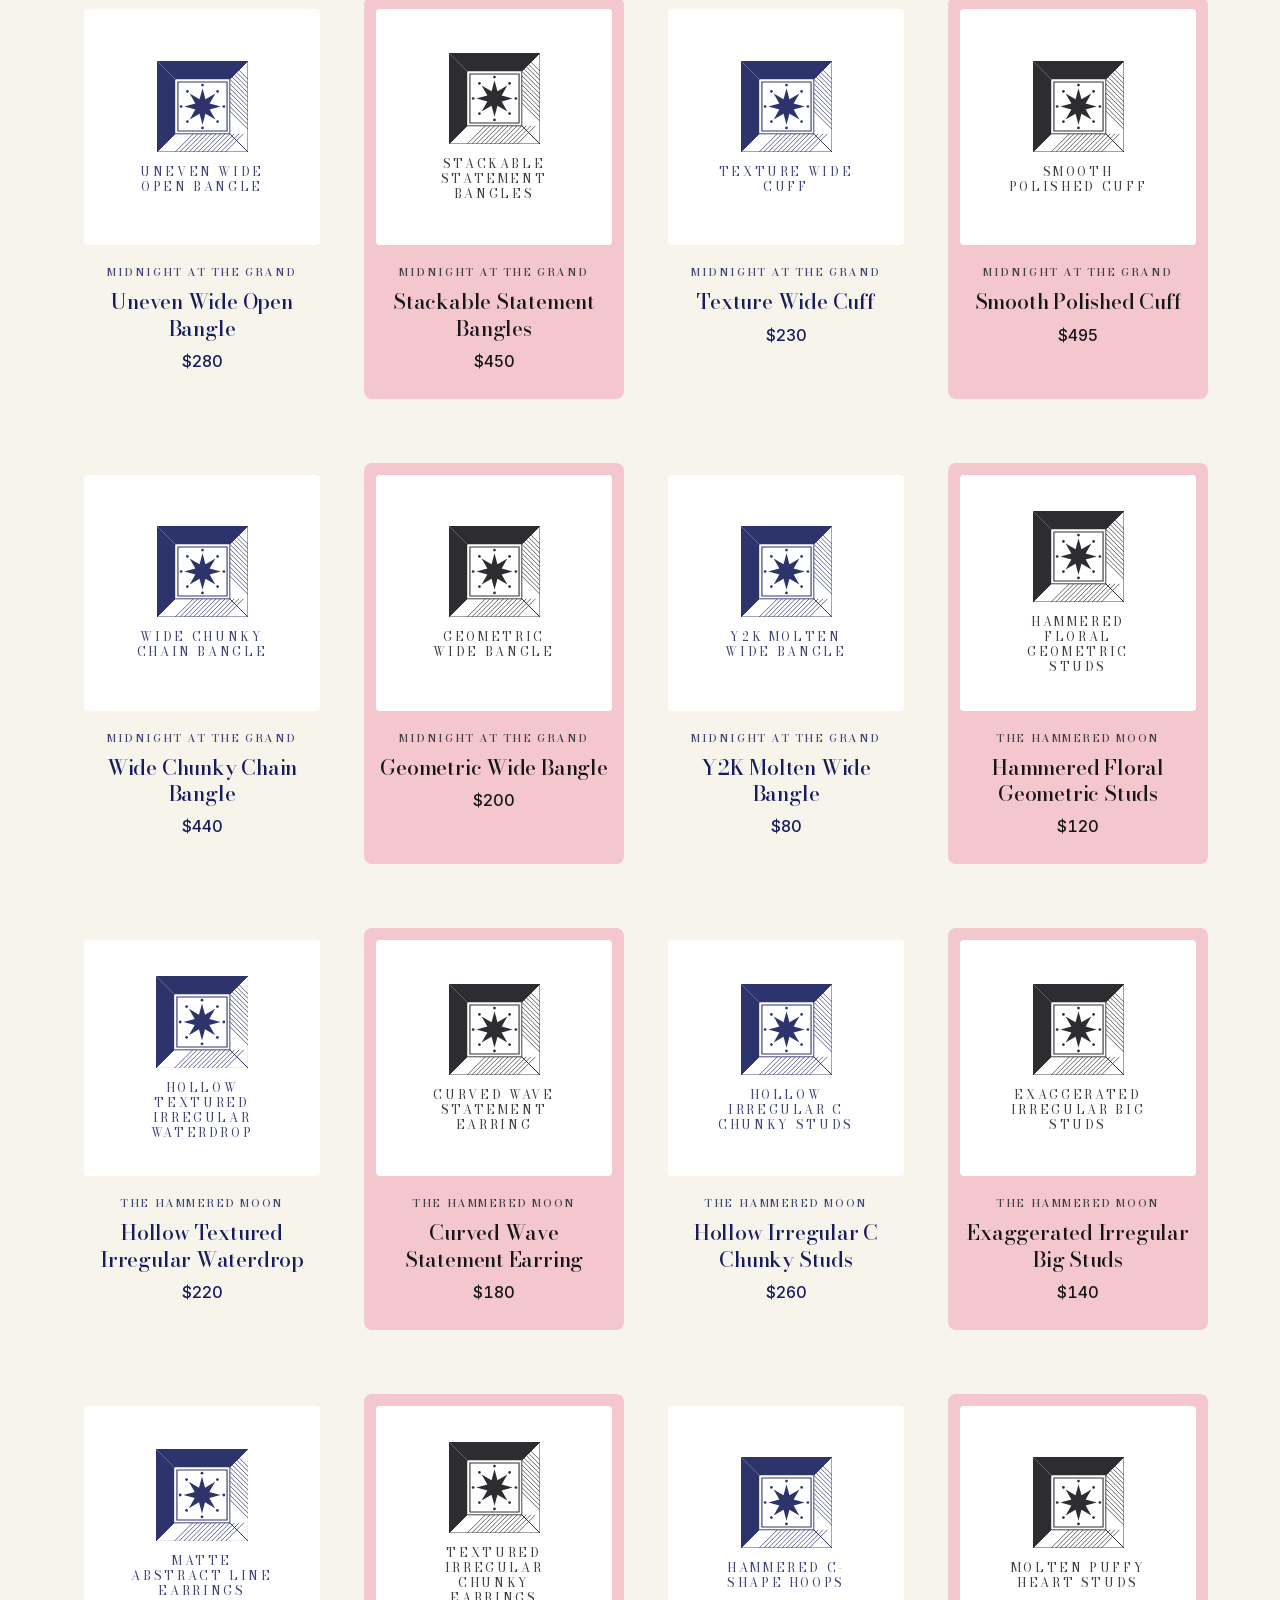
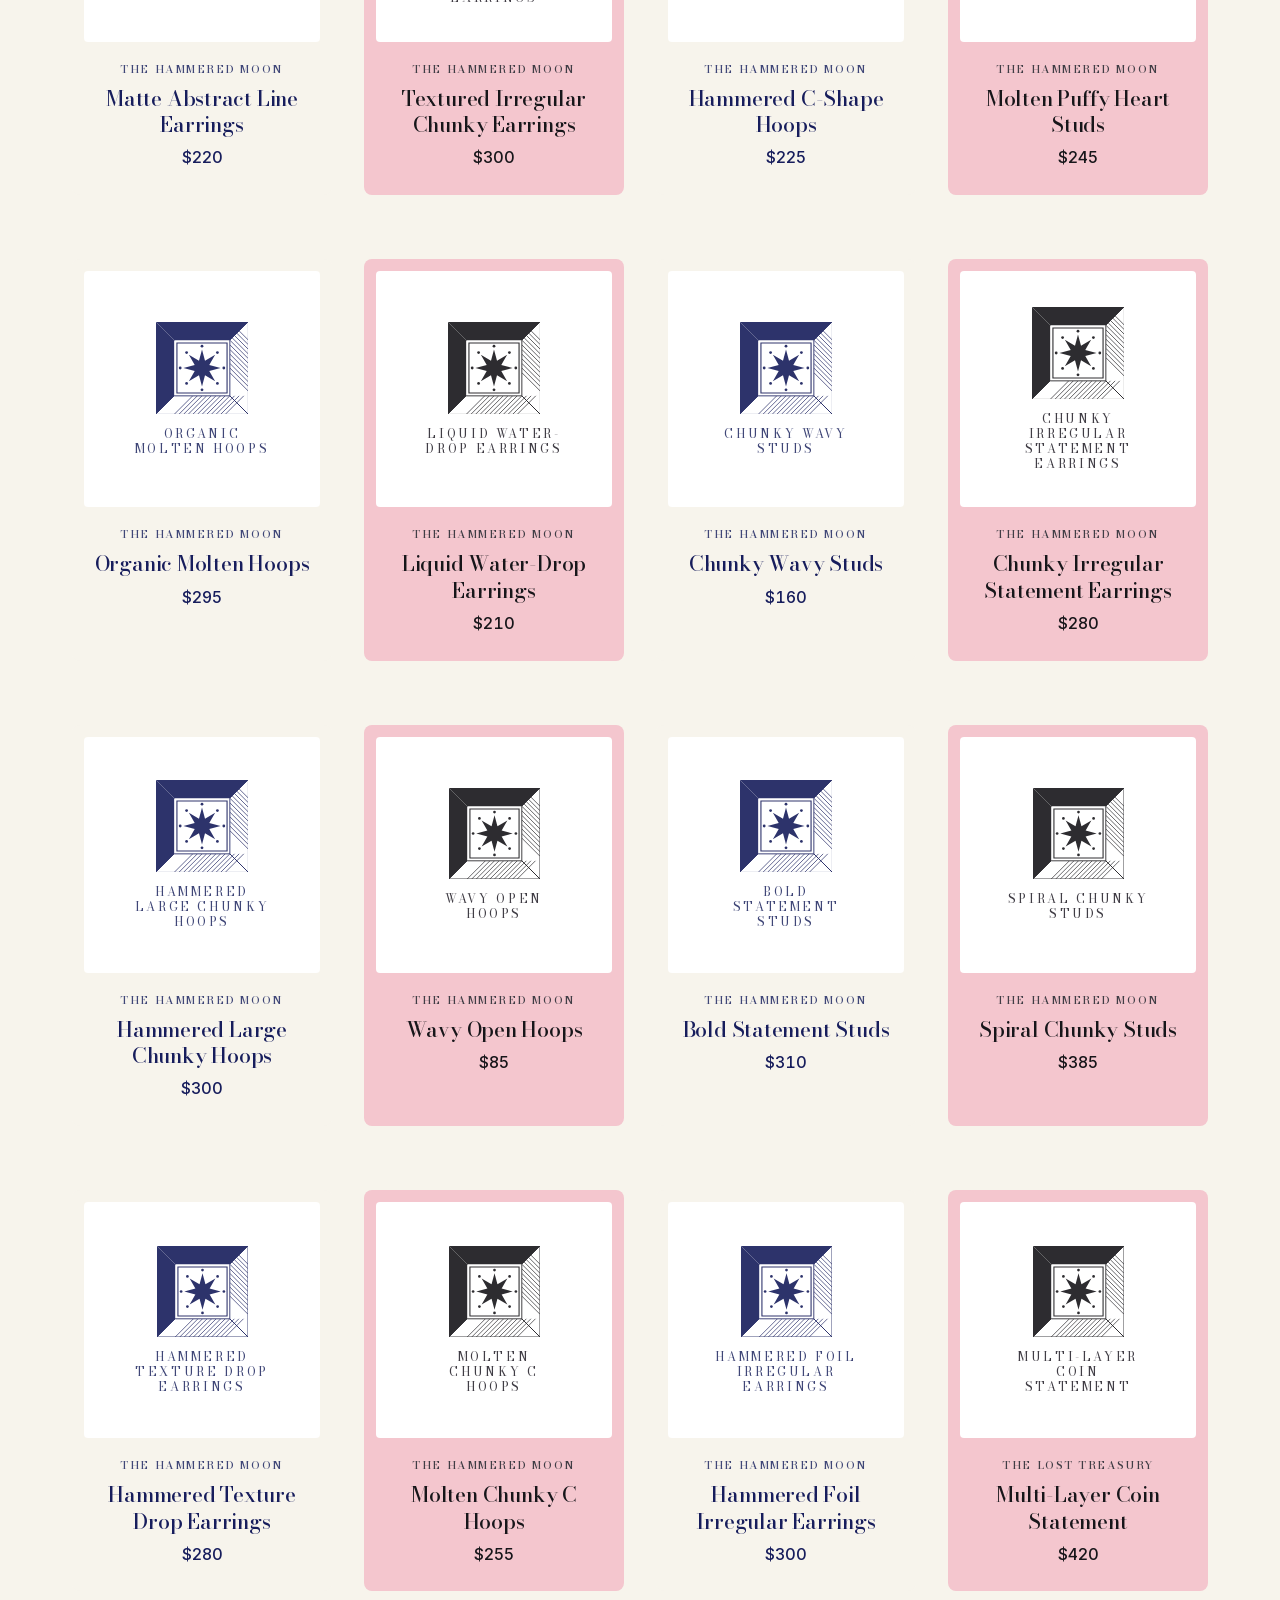
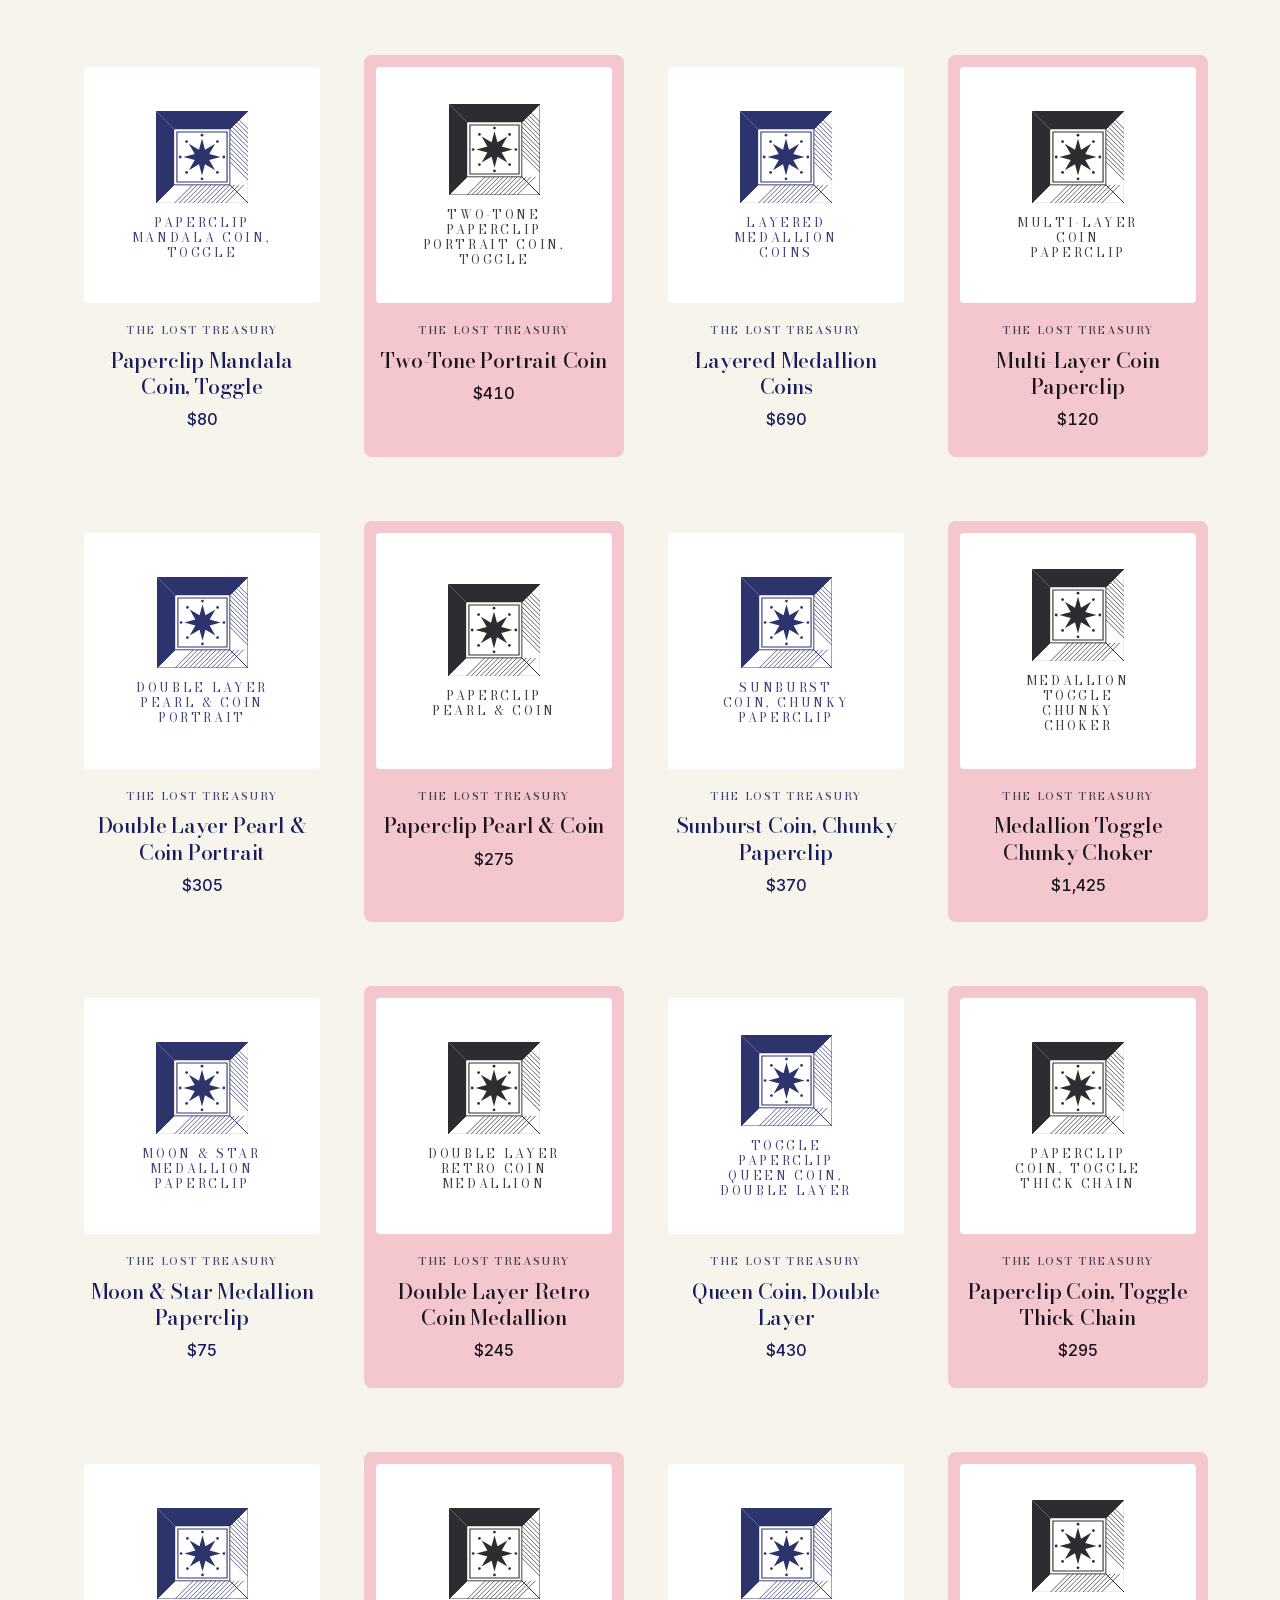
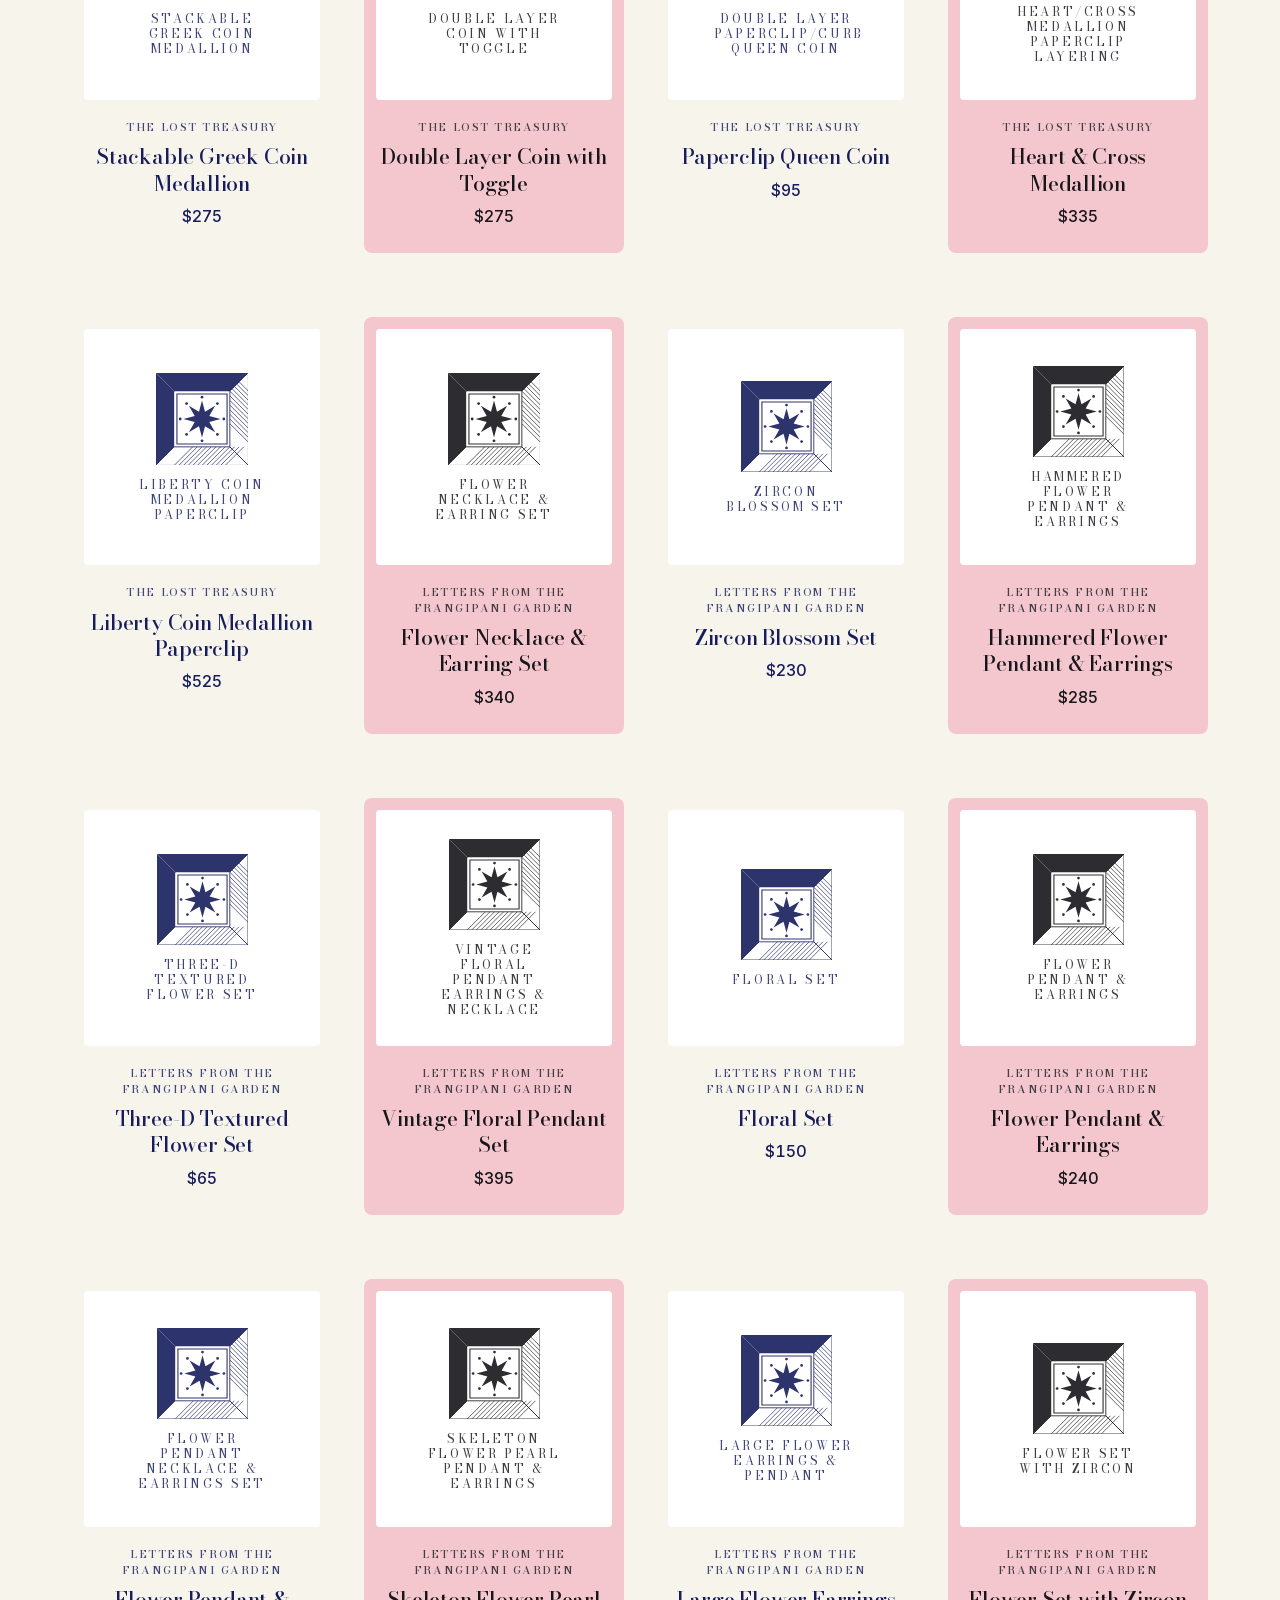
<file: shop.html>
<!doctype html>
<html lang="en" data-theme="cobalt">
<head>
  <meta charset="utf-8">
  <meta name="viewport" content="width=device-width, initial-scale=1">
  <meta name="robots" content="noindex, nofollow" data-indexable-lock>
  <title>Shop All Jewelry | Maison Aurelle</title>
  <meta name="description" content="Shop all 149 pieces of The Gilded Hour: sculptural cuffs, chunky bangles, statement earrings, coin necklaces, flower sets and rings. Free shipping over $250.">
  <meta property="og:site_name" content="Maison Aurelle">
  <meta property="og:title" content="Shop All Jewelry | Maison Aurelle">
  <meta property="og:description" content="Shop all 149 pieces of The Gilded Hour: sculptural cuffs, chunky bangles, statement earrings, coin necklaces, flower sets and rings. Free shipping over $250.">
  <meta property="og:type" content="website">
  <meta property="og:image" content="assets/img/og-image.png">
  <meta property="og:image:width" content="1200">
  <meta property="og:image:height" content="630">
  <meta property="og:image:alt" content="Maison Aurelle — gold-tone statement jewelry">
  <meta name="twitter:card" content="summary_large_image">
  <meta name="twitter:image" content="assets/img/og-image.png">
  <meta name="twitter:title" content="Shop All Jewelry | Maison Aurelle">
  <meta name="twitter:description" content="Shop all 149 pieces of The Gilded Hour: sculptural cuffs, chunky bangles, statement earrings, coin necklaces, flower sets and rings. Free shipping over $250.">
  <meta name="theme-color" content="#F7F4EC">
  <link rel="icon" href="favicon.ico" sizes="any">
  <link rel="icon" type="image/png" sizes="32x32" href="favicon-32x32.png">
  <link rel="icon" type="image/png" sizes="16x16" href="favicon-16x16.png">
  <link rel="apple-touch-icon" sizes="180x180" href="apple-touch-icon.png">
  <link rel="manifest" href="site.webmanifest">
  <!-- Self-hosted fonts (assets/css/fonts.css); the two used above the fold are preloaded. -->
  <link rel="preload" as="font" type="font/woff2" href="assets/fonts/bodoni-moda-latin.woff2" crossorigin>
  <link rel="preload" as="font" type="font/woff2" href="assets/fonts/inter-latin.woff2" crossorigin>
  <link rel="stylesheet" href="assets/css/fonts.css">
  <link rel="stylesheet" href="assets/css/tokens.css">
  <link rel="stylesheet" href="assets/css/styles.css">
</head>
<body data-page="shop">
  <!-- riso print filters (design lead) -->
  <svg xmlns="http://www.w3.org/2000/svg" width="0" height="0" style="position:absolute" aria-hidden="true">
  <filter id="riso-duotone" x="0" y="0" width="100%" height="100%" color-interpolation-filters="sRGB">
    <!-- luminance -->
    <feColorMatrix type="matrix" values="0.2126 0.7152 0.0722 0 0  0.2126 0.7152 0.0722 0 0  0.2126 0.7152 0.0722 0 0  0 0 0 1 0" result="gray"/>
    <!-- edge branch: Laplacian on gray and on inverted gray (both edge signs), threshold, dilate -->
    <feConvolveMatrix in="gray" order="3" kernelMatrix="-1 -1 -1 -1 8 -1 -1 -1 -1" divisor="1" bias="0" preserveAlpha="true" edgeMode="duplicate" result="e1"/>
    <feColorMatrix in="gray" type="matrix" values="-1 0 0 0 1  0 -1 0 0 1  0 0 -1 0 1  0 0 0 1 0" result="inv"/>
    <feConvolveMatrix in="inv" order="3" kernelMatrix="-1 -1 -1 -1 8 -1 -1 -1 -1" divisor="1" bias="0" preserveAlpha="true" edgeMode="duplicate" result="e2"/>
    <feComposite in="e1" in2="e2" operator="arithmetic" k1="0" k2="1" k3="1" k4="0" result="edges"/>
    <feColorMatrix in="edges" type="matrix" values="0 0 0 0 0  0 0 0 0 0  0 0 0 0 0  7 0 0 0 -0.55" result="edgeA"/>
    <feMorphology in="edgeA" operator="dilate" radius="0.7" result="edgeD"/>
    <!-- halftone mids branch -->
    <feColorMatrix in="SourceGraphic" type="matrix" values="0 0 0 0 0  0 0 0 0 0  0 0 0 0 0  -0.2126 -0.7152 -0.0722 0 1" result="inkmask"/>
    <feComponentTransfer in="inkmask" result="levels"><feFuncA type="table" tableValues="0 0 0.06 0.3 0.62 0.82 0.93 1 1 1 1"/></feComponentTransfer>
    <feTurbulence type="fractalNoise" baseFrequency="0.9" numOctaves="2" seed="3" stitchTiles="stitch" result="noise"/>
    <feColorMatrix in="noise" type="matrix" values="0 0 0 0 0  0 0 0 0 0  0 0 0 0 0  0 0 0 3 -0.9" result="dots"/>
    <feComposite in="levels" in2="dots" operator="arithmetic" k1="0" k2="1" k3="0.6" k4="-0.3" result="screened"/>
    <feComponentTransfer in="screened" result="thresh"><feFuncA type="table" tableValues="0 0 0.3 1 1"/></feComponentTransfer>
    <!-- contours + dots -->
    <feComposite in="edgeD" in2="thresh" operator="arithmetic" k1="0" k2="1" k3="1" k4="0" result="inkmap"/>
    <feFlood flood-color="currentColor" result="ink"/>
    <feComposite in="ink" in2="inkmap" operator="in"/>
  </filter>
  <filter id="riso-duotone-cobalt" x="0" y="0" width="100%" height="100%" color-interpolation-filters="sRGB">
    <!-- luminance -->
    <feColorMatrix type="matrix" values="0.2126 0.7152 0.0722 0 0  0.2126 0.7152 0.0722 0 0  0.2126 0.7152 0.0722 0 0  0 0 0 1 0" result="gray"/>
    <!-- edge branch: Laplacian on gray and on inverted gray (both edge signs), threshold, dilate -->
    <feConvolveMatrix in="gray" order="3" kernelMatrix="-1 -1 -1 -1 8 -1 -1 -1 -1" divisor="1" bias="0" preserveAlpha="true" edgeMode="duplicate" result="e1"/>
    <feColorMatrix in="gray" type="matrix" values="-1 0 0 0 1  0 -1 0 0 1  0 0 -1 0 1  0 0 0 1 0" result="inv"/>
    <feConvolveMatrix in="inv" order="3" kernelMatrix="-1 -1 -1 -1 8 -1 -1 -1 -1" divisor="1" bias="0" preserveAlpha="true" edgeMode="duplicate" result="e2"/>
    <feComposite in="e1" in2="e2" operator="arithmetic" k1="0" k2="1" k3="1" k4="0" result="edges"/>
    <feColorMatrix in="edges" type="matrix" values="0 0 0 0 0  0 0 0 0 0  0 0 0 0 0  7 0 0 0 -0.55" result="edgeA"/>
    <feMorphology in="edgeA" operator="dilate" radius="0.7" result="edgeD"/>
    <!-- halftone mids branch -->
    <feColorMatrix in="SourceGraphic" type="matrix" values="0 0 0 0 0  0 0 0 0 0  0 0 0 0 0  -0.2126 -0.7152 -0.0722 0 1" result="inkmask"/>
    <feComponentTransfer in="inkmask" result="levels"><feFuncA type="table" tableValues="0 0 0.06 0.3 0.62 0.82 0.93 1 1 1 1"/></feComponentTransfer>
    <feTurbulence type="fractalNoise" baseFrequency="0.9" numOctaves="2" seed="3" stitchTiles="stitch" result="noise"/>
    <feColorMatrix in="noise" type="matrix" values="0 0 0 0 0  0 0 0 0 0  0 0 0 0 0  0 0 0 3 -0.9" result="dots"/>
    <feComposite in="levels" in2="dots" operator="arithmetic" k1="0" k2="1" k3="0.6" k4="-0.3" result="screened"/>
    <feComponentTransfer in="screened" result="thresh"><feFuncA type="table" tableValues="0 0 0.3 1 1"/></feComponentTransfer>
    <!-- contours + dots -->
    <feComposite in="edgeD" in2="thresh" operator="arithmetic" k1="0" k2="1" k3="1" k4="0" result="inkmap"/>
    <feFlood flood-color="#2B35A8" result="ink"/>
    <feComposite in="ink" in2="inkmap" operator="in"/>
  </filter>
  <filter id="riso-duotone-ink" x="0" y="0" width="100%" height="100%" color-interpolation-filters="sRGB">
    <!-- luminance -->
    <feColorMatrix type="matrix" values="0.2126 0.7152 0.0722 0 0  0.2126 0.7152 0.0722 0 0  0.2126 0.7152 0.0722 0 0  0 0 0 1 0" result="gray"/>
    <!-- edge branch: Laplacian on gray and on inverted gray (both edge signs), threshold, dilate -->
    <feConvolveMatrix in="gray" order="3" kernelMatrix="-1 -1 -1 -1 8 -1 -1 -1 -1" divisor="1" bias="0" preserveAlpha="true" edgeMode="duplicate" result="e1"/>
    <feColorMatrix in="gray" type="matrix" values="-1 0 0 0 1  0 -1 0 0 1  0 0 -1 0 1  0 0 0 1 0" result="inv"/>
    <feConvolveMatrix in="inv" order="3" kernelMatrix="-1 -1 -1 -1 8 -1 -1 -1 -1" divisor="1" bias="0" preserveAlpha="true" edgeMode="duplicate" result="e2"/>
    <feComposite in="e1" in2="e2" operator="arithmetic" k1="0" k2="1" k3="1" k4="0" result="edges"/>
    <feColorMatrix in="edges" type="matrix" values="0 0 0 0 0  0 0 0 0 0  0 0 0 0 0  7 0 0 0 -0.55" result="edgeA"/>
    <feMorphology in="edgeA" operator="dilate" radius="0.7" result="edgeD"/>
    <!-- halftone mids branch -->
    <feColorMatrix in="SourceGraphic" type="matrix" values="0 0 0 0 0  0 0 0 0 0  0 0 0 0 0  -0.2126 -0.7152 -0.0722 0 1" result="inkmask"/>
    <feComponentTransfer in="inkmask" result="levels"><feFuncA type="table" tableValues="0 0 0.06 0.3 0.62 0.82 0.93 1 1 1 1"/></feComponentTransfer>
    <feTurbulence type="fractalNoise" baseFrequency="0.9" numOctaves="2" seed="3" stitchTiles="stitch" result="noise"/>
    <feColorMatrix in="noise" type="matrix" values="0 0 0 0 0  0 0 0 0 0  0 0 0 0 0  0 0 0 3 -0.9" result="dots"/>
    <feComposite in="levels" in2="dots" operator="arithmetic" k1="0" k2="1" k3="0.6" k4="-0.3" result="screened"/>
    <feComponentTransfer in="screened" result="thresh"><feFuncA type="table" tableValues="0 0 0.3 1 1"/></feComponentTransfer>
    <!-- contours + dots -->
    <feComposite in="edgeD" in2="thresh" operator="arithmetic" k1="0" k2="1" k3="1" k4="0" result="inkmap"/>
    <feFlood flood-color="#17161A" result="ink"/>
    <feComposite in="ink" in2="inkmap" operator="in"/>
  </filter>
  <filter id="riso-grain-ink" x="0" y="0" width="100%" height="100%" color-interpolation-filters="sRGB">
    <feColorMatrix type="matrix" values="0 0 0 0 0  0 0 0 0 0  0 0 0 0 0  -0.2126 -0.7152 -0.0722 0 1" result="inkmask"/>
    <feComponentTransfer in="inkmask" result="levels"><feFuncA type="table" tableValues="0 0 0.08 0.6 1 1"/></feComponentTransfer>
    <feTurbulence type="fractalNoise" baseFrequency=".9" numOctaves="3" seed="9" stitchTiles="stitch" result="n"/>
    <feColorMatrix in="n" type="matrix" values="0 0 0 0 0  0 0 0 0 0  0 0 0 0 0  0 0 0 -3 2.2" result="holes"/>
    <feComposite in="levels" in2="holes" operator="in" result="speckled"/>
    <feFlood flood-color="currentColor" result="ink"/>
    <feComposite in="ink" in2="speckled" operator="in"/>
  </filter>
  <filter id="riso-rough" x="-2%" y="-5%" width="104%" height="110%">
    <feTurbulence type="fractalNoise" baseFrequency=".08" numOctaves="2" seed="4" result="n"/>
    <feDisplacementMap in="SourceGraphic" in2="n" scale="1.5" xChannelSelector="R" yChannelSelector="G"/>
  </filter>
</svg>
  <a class="skip-link" href="#main">Skip to content</a>
  <!-- Static so nothing is inserted above the page after first paint (no layout shift); layout.js keeps the text in sync with config.js -->
  <div class="notice-bar" role="region" aria-label="Store notice"><div class="container">Opening soon — explore the collection; ordering opens shortly.</div></div>
  <p class="announce" role="region" aria-label="Shipping offer">Complimentary shipping on orders over $250</p>
  <header id="site-header" class="site-header">
    <noscript>
      <div class="noscript-header">
        <a class="noscript-brand" href="index.html"><img src="assets/img/logo-wordmark.svg" alt="Maison Aurelle" width="302" height="28"></a>
        <nav aria-label="Primary"><a href="shop.html">Shop</a><a href="about.html">About</a><a href="contact.html">Contact</a></nav>
        <p>Please enable JavaScript to use the shopping bag.</p>
      </div>
    </noscript>
  </header>

  <main id="main" tabindex="-1">
    <script>/* Collection view renders its banner and story above the grid: keep the page hidden until shop.js has
       built it so nothing jumps (CLS). CSS reveals it after 3 s regardless, in case a script fails to load. */
      if (/[?&](collection|category)=/.test(location.search)) document.documentElement.classList.add('coll-pending');</script>
    <div id="shop-main">
    <div class="container">
      <nav class="breadcrumbs" aria-label="Breadcrumb">
        <ol>
          <li><a href="index.html">Home</a></li>
          <li id="crumb-shop" hidden><a href="shop.html">Shop</a></li>
          <li><span id="crumb-current" aria-current="page">Shop</span></li>
        </ol>
      </nav>

      <div id="shop-head" class="page-head page-head--center">
        <p class="eyebrow" data-season="full">The Gilded Hour · Collection 2026</p>
        <h1 id="shop-title">All <span class="script">jewelry</span></h1>
        <p id="shop-blurb" class="lead">Six stories, one warm 18K tone. Every piece in the collection, made to be worn every day and layered without rules.</p>
      </div>
    </div>

    <section id="collection-hero" class="coll-hero" aria-labelledby="shop-title" hidden></section>
    <div class="container">
      <div id="collection-story" class="story-block" hidden></div>

      <div class="toolbar">
        <div id="collection-chips-wrap" class="toolbar__group" hidden>
          <p class="toolbar__label" id="coll-chips-label">Collection</p>
          <ul id="collection-chips" class="chip-group chip-group--links" aria-labelledby="coll-chips-label"></ul>
        </div>
        <div id="type-chips-wrap" class="toolbar__group" hidden>
          <p class="toolbar__label" id="type-chips-label">Type</p>
          <div id="type-chips" class="chip-group" role="group" aria-labelledby="type-chips-label"></div>
        </div>
        <div class="toolbar__row">
          <p id="result-count" class="result-count" role="status" aria-live="polite"></p>
          <form id="search-form" class="search-form" role="search" novalidate hidden>
            <div class="field">
              <label for="search">Search</label>
              <input id="search" name="q" type="search" autocomplete="off" placeholder="Search cuffs, hoops, coins…">
            </div>
          </form>
          <div class="field" id="type-field" hidden>
            <label for="type">Type</label>
            <select id="type" name="type"><option value="">All pieces</option></select>
          </div>
          <div class="field">
            <label for="sort">Sort by</label>
            <select id="sort" name="sort">
              <option value="featured">Curated</option>
              <option value="newest">Newest</option>
              <option value="price-asc">Price low to high</option>
              <option value="price-desc">Price high to low</option>
              <option value="name">Name A–Z</option>
            </select>
          </div>
        </div>
      </div>

      <section id="lineup-section" class="grid-section" aria-labelledby="lineup-title">
        <div class="grid-section__head">
          <p class="eyebrow" id="lineup-eyebrow"></p>
          <h2 id="lineup-title" class="grid-section__title"><span class="lineup-only">The Lineup</span><span class="all-only">Pieces</span></h2>
        </div>
        <div id="product-grid" class="product-grid" aria-busy="true">
          <div class="product-card product-card--skeleton" aria-hidden="true"><span class="skeleton skeleton--well"></span><span class="skeleton skeleton--line"></span><span class="skeleton skeleton--line skeleton--short"></span></div>
          <div class="product-card product-card--skeleton" aria-hidden="true"><span class="skeleton skeleton--well"></span><span class="skeleton skeleton--line"></span><span class="skeleton skeleton--line skeleton--short"></span></div>
          <div class="product-card product-card--skeleton" aria-hidden="true"><span class="skeleton skeleton--well"></span><span class="skeleton skeleton--line"></span><span class="skeleton skeleton--line skeleton--short"></span></div>
          <div class="product-card product-card--skeleton" aria-hidden="true"><span class="skeleton skeleton--well"></span><span class="skeleton skeleton--line"></span><span class="skeleton skeleton--line skeleton--short"></span></div>
          <div class="product-card product-card--skeleton" aria-hidden="true"><span class="skeleton skeleton--well"></span><span class="skeleton skeleton--line"></span><span class="skeleton skeleton--line skeleton--short"></span></div>
          <div class="product-card product-card--skeleton" aria-hidden="true"><span class="skeleton skeleton--well"></span><span class="skeleton skeleton--line"></span><span class="skeleton skeleton--line skeleton--short"></span></div>
          <div class="product-card product-card--skeleton" aria-hidden="true"><span class="skeleton skeleton--well"></span><span class="skeleton skeleton--line"></span><span class="skeleton skeleton--line skeleton--short"></span></div>
          <div class="product-card product-card--skeleton" aria-hidden="true"><span class="skeleton skeleton--well"></span><span class="skeleton skeleton--line"></span><span class="skeleton skeleton--line skeleton--short"></span></div>
        </div>
      </section>

      <section id="more-section" class="grid-section" aria-labelledby="more-title" hidden>
        <div class="grid-section__head">
          <h2 id="more-title" class="grid-section__title">More from the collection</h2>
        </div>
        <div id="more-grid" class="product-grid"></div>
      </section>

      <div id="empty-state" class="empty-state" hidden>
        <p id="empty-msg" class="empty-state__title"></p>
        <p class="text-muted">Try a different word or type, or browse the whole collection.</p>
        <button id="clear-filters" class="btn btn--secondary" type="button">Clear filters</button>
      </div>

      <nav id="other-stories" class="other-stories" aria-labelledby="other-stories-title" hidden>
        <h2 id="other-stories-title" class="grid-section__title">The other stories</h2>
        <ul id="other-stories-list" class="other-stories__list"></ul>
      </nav>
    </div>
    </div>
  </main>

  <footer id="site-footer"></footer>

  <script defer src="assets/js/config.js"></script>
  <script defer src="assets/js/collections.js"></script>
  <script defer src="assets/js/products.js"></script>
  <script defer src="assets/js/utils.js"></script>
  <script defer src="assets/js/catalog.js"></script>
  <script defer src="assets/js/cart.js"></script>
  <script defer src="assets/js/forms.js"></script>
  <script defer src="assets/js/layout.js"></script>
  <script defer src="assets/js/analytics.js"></script>
  <script defer src="assets/js/pages/shop.js"></script>
</body>
</html>
</file>
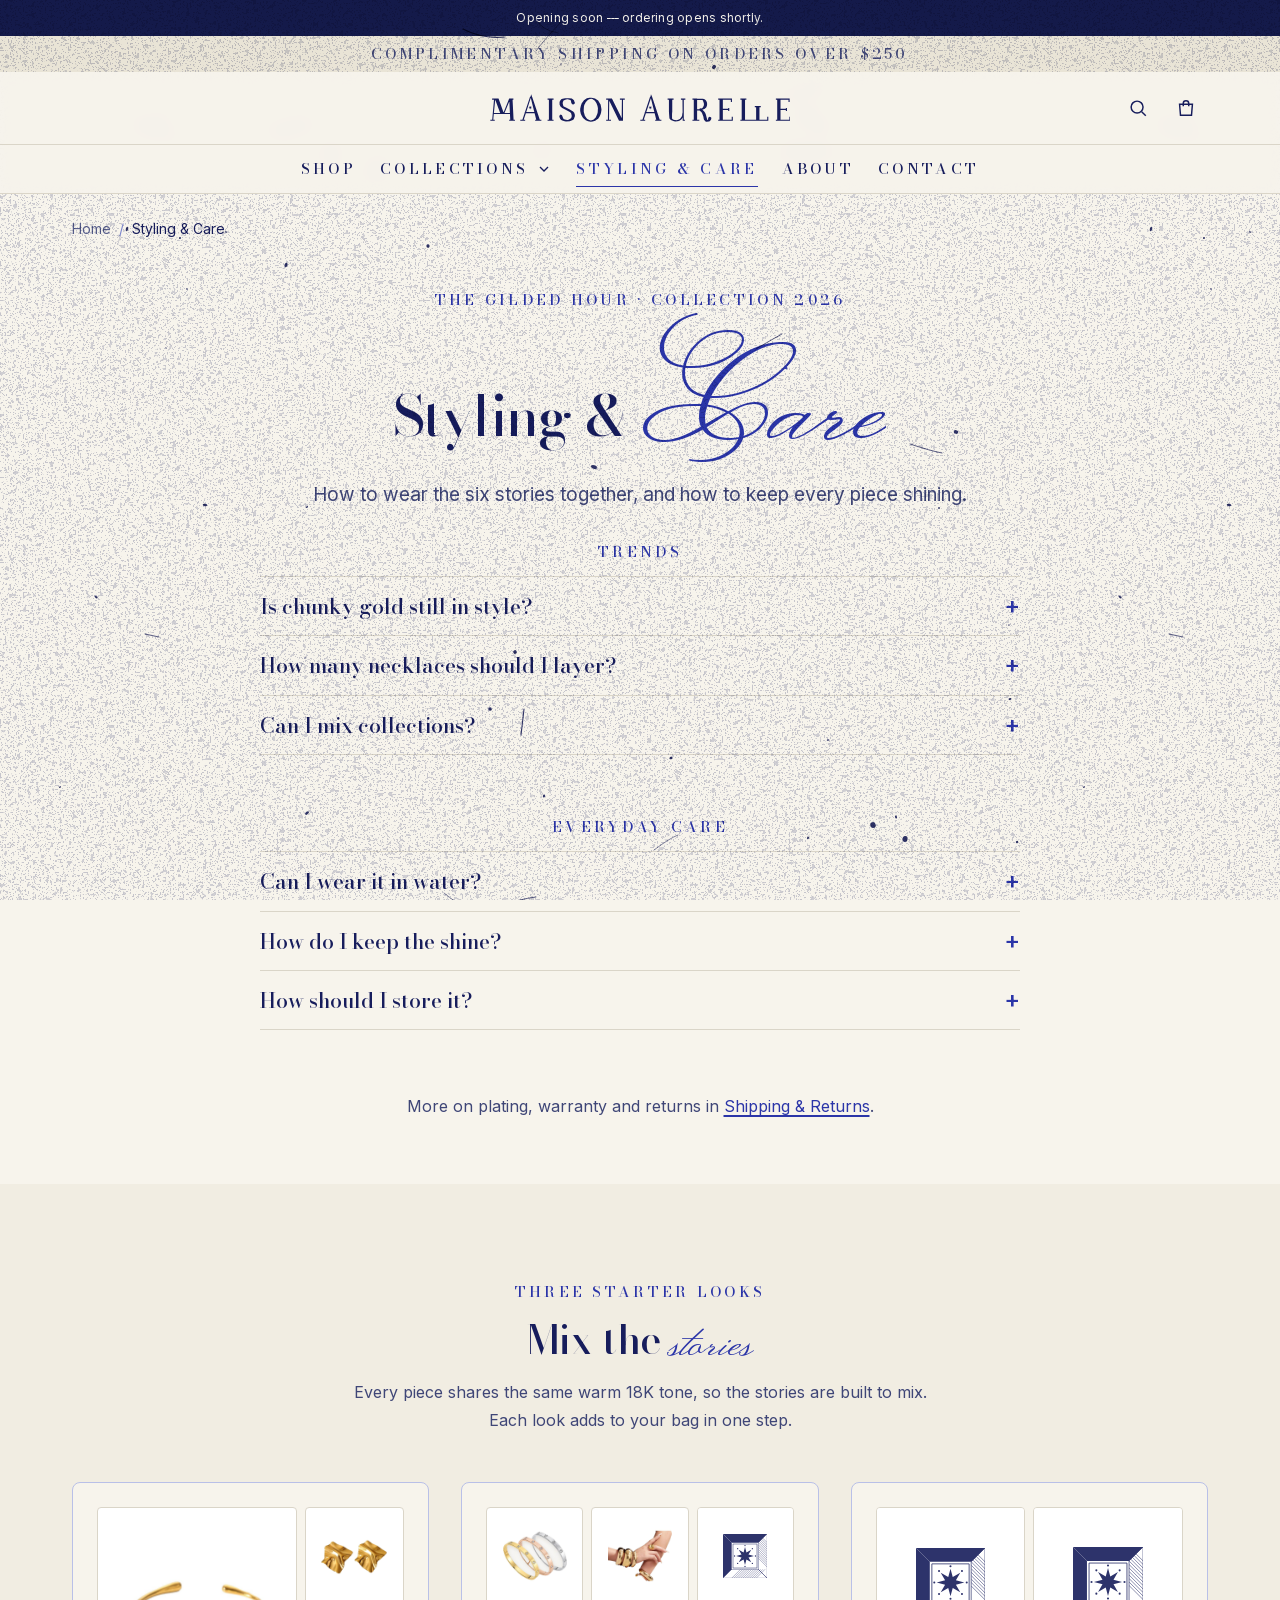
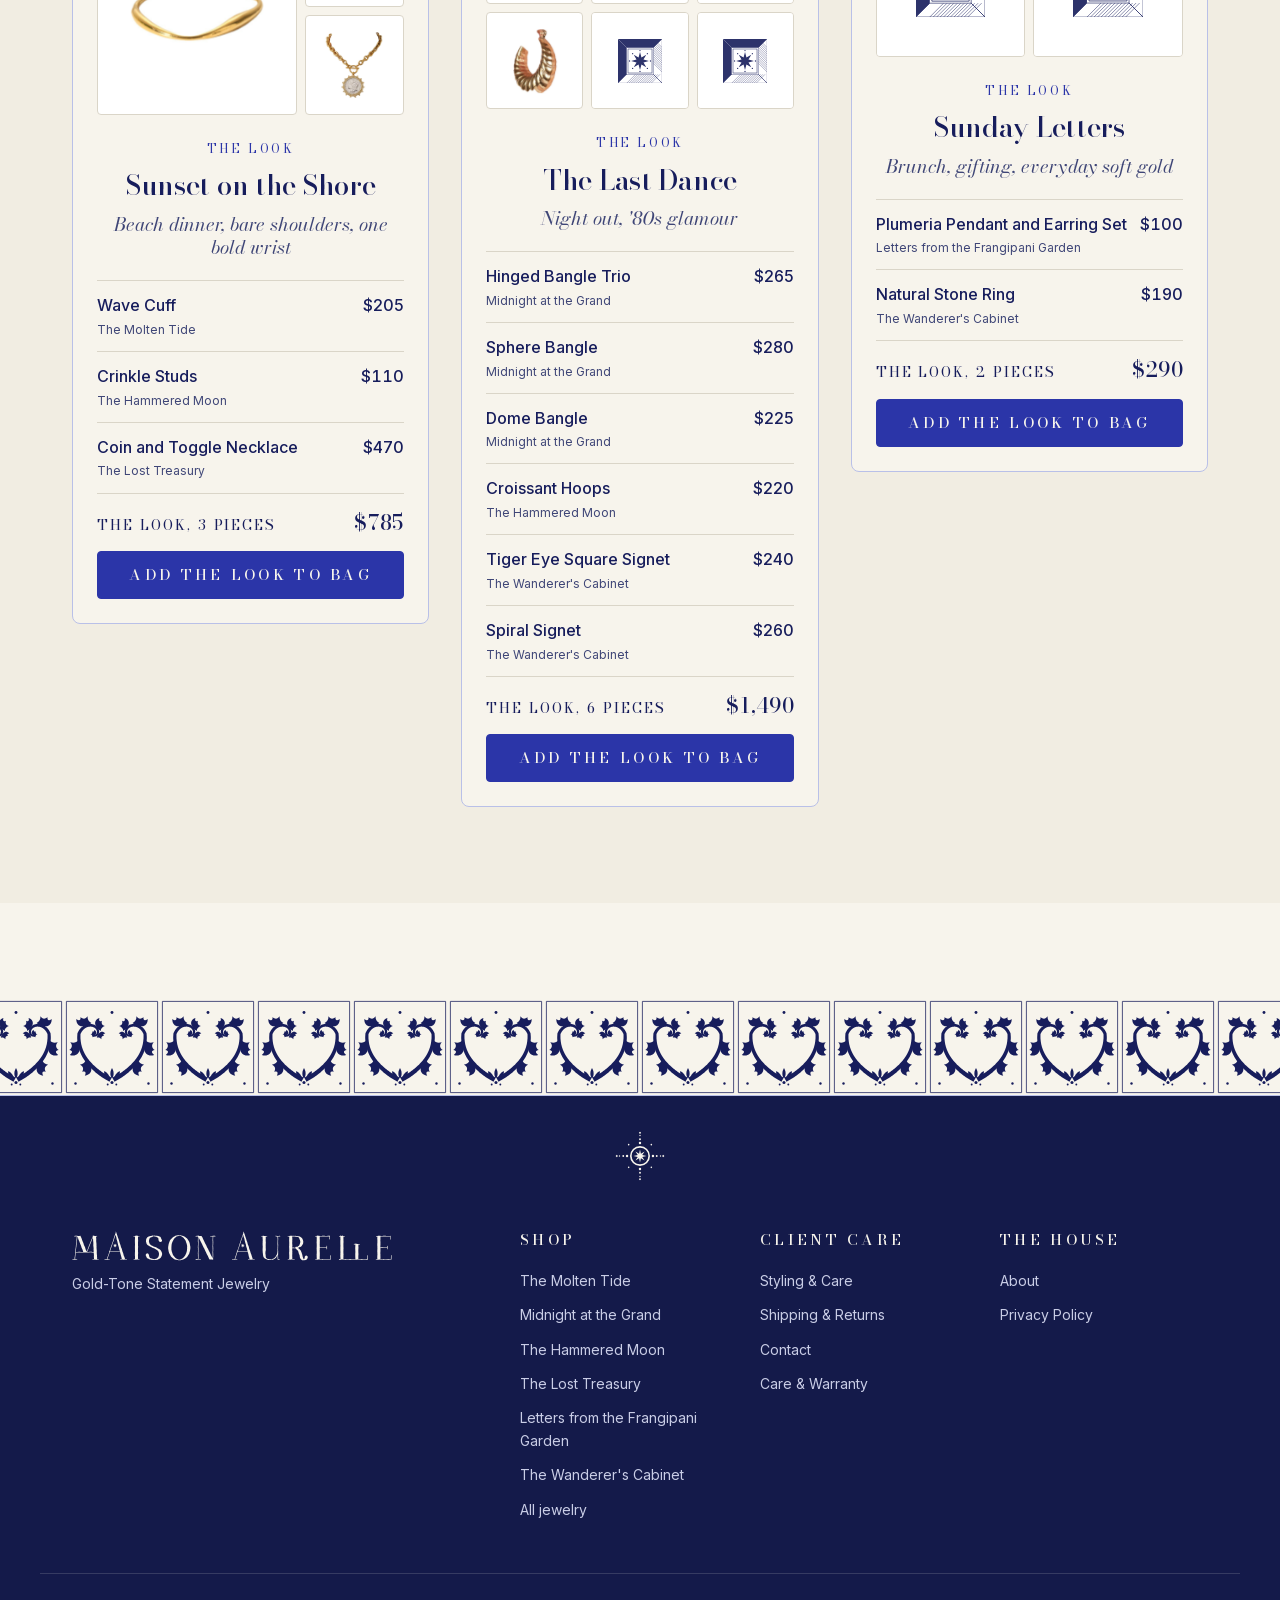
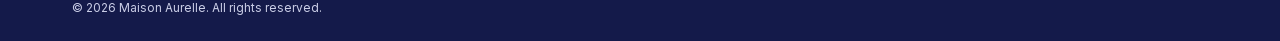
<file: styling.html>
<!doctype html>
<html lang="en" data-theme="cobalt">
<head>
  <meta charset="utf-8">
  <meta name="viewport" content="width=device-width, initial-scale=1">
  <meta name="robots" content="noindex, nofollow" data-indexable-lock>
  <title>Styling &amp; Care: Wearing Gold Jewelry | Maison Aurelle</title>
  <meta name="description" content="How to wear chunky gold: layering coin necklaces, mixing collections, and caring for 18K PVD jewelry in water, sun and storage. Plus three looks to shop.">
  <meta property="og:site_name" content="Maison Aurelle">
  <meta property="og:title" content="Styling &amp; Care: Wearing Gold Jewelry | Maison Aurelle">
  <meta property="og:description" content="How to wear chunky gold: layering coin necklaces, mixing collections, and caring for 18K PVD jewelry in water, sun and storage. Plus three looks to shop.">
  <meta property="og:type" content="website">
  <meta property="og:image" content="assets/img/og-image.png">
  <meta property="og:image:width" content="1200">
  <meta property="og:image:height" content="630">
  <meta property="og:image:alt" content="Maison Aurelle — gold-tone statement jewelry">
  <meta name="twitter:card" content="summary_large_image">
  <meta name="twitter:image" content="assets/img/og-image.png">
  <meta name="twitter:title" content="Styling &amp; Care: Wearing Gold Jewelry | Maison Aurelle">
  <meta name="twitter:description" content="How to wear chunky gold: layering coin necklaces, mixing collections, and caring for 18K PVD jewelry in water, sun and storage. Plus three looks to shop.">
  <meta name="theme-color" content="#F7F4EC">
  <link rel="icon" href="favicon.ico" sizes="any">
  <link rel="icon" type="image/png" sizes="32x32" href="favicon-32x32.png">
  <link rel="icon" type="image/png" sizes="16x16" href="favicon-16x16.png">
  <link rel="apple-touch-icon" sizes="180x180" href="apple-touch-icon.png">
  <link rel="manifest" href="site.webmanifest">
  <!-- Self-hosted fonts (assets/css/fonts.css); the two used above the fold are preloaded. -->
  <link rel="preload" as="font" type="font/woff2" href="assets/fonts/bodoni-moda-latin.woff2" crossorigin>
  <link rel="preload" as="font" type="font/woff2" href="assets/fonts/inter-latin.woff2" crossorigin>
  <link rel="stylesheet" href="assets/css/fonts.css">
  <link rel="stylesheet" href="assets/css/tokens.css">
  <link rel="stylesheet" href="assets/css/styles.css">
</head>
<body data-description="How to wear chunky gold: layering coin necklaces, mixing collections, and caring for 18K PVD jewelry in water, sun and storage. Plus three looks to shop." data-page="styling">
  <!-- riso print filters (design lead) -->
  <svg xmlns="http://www.w3.org/2000/svg" width="0" height="0" style="position:absolute" aria-hidden="true">
  <filter id="riso-duotone" x="0" y="0" width="100%" height="100%" color-interpolation-filters="sRGB">
    <!-- luminance -->
    <feColorMatrix type="matrix" values="0.2126 0.7152 0.0722 0 0  0.2126 0.7152 0.0722 0 0  0.2126 0.7152 0.0722 0 0  0 0 0 1 0" result="gray"/>
    <!-- edge branch: Laplacian on gray and on inverted gray (both edge signs), threshold, dilate -->
    <feConvolveMatrix in="gray" order="3" kernelMatrix="-1 -1 -1 -1 8 -1 -1 -1 -1" divisor="1" bias="0" preserveAlpha="true" edgeMode="duplicate" result="e1"/>
    <feColorMatrix in="gray" type="matrix" values="-1 0 0 0 1  0 -1 0 0 1  0 0 -1 0 1  0 0 0 1 0" result="inv"/>
    <feConvolveMatrix in="inv" order="3" kernelMatrix="-1 -1 -1 -1 8 -1 -1 -1 -1" divisor="1" bias="0" preserveAlpha="true" edgeMode="duplicate" result="e2"/>
    <feComposite in="e1" in2="e2" operator="arithmetic" k1="0" k2="1" k3="1" k4="0" result="edges"/>
    <feColorMatrix in="edges" type="matrix" values="0 0 0 0 0  0 0 0 0 0  0 0 0 0 0  7 0 0 0 -0.55" result="edgeA"/>
    <feMorphology in="edgeA" operator="dilate" radius="0.7" result="edgeD"/>
    <!-- halftone mids branch -->
    <feColorMatrix in="SourceGraphic" type="matrix" values="0 0 0 0 0  0 0 0 0 0  0 0 0 0 0  -0.2126 -0.7152 -0.0722 0 1" result="inkmask"/>
    <feComponentTransfer in="inkmask" result="levels"><feFuncA type="table" tableValues="0 0 0.06 0.3 0.62 0.82 0.93 1 1 1 1"/></feComponentTransfer>
    <feTurbulence type="fractalNoise" baseFrequency="0.9" numOctaves="2" seed="3" stitchTiles="stitch" result="noise"/>
    <feColorMatrix in="noise" type="matrix" values="0 0 0 0 0  0 0 0 0 0  0 0 0 0 0  0 0 0 3 -0.9" result="dots"/>
    <feComposite in="levels" in2="dots" operator="arithmetic" k1="0" k2="1" k3="0.6" k4="-0.3" result="screened"/>
    <feComponentTransfer in="screened" result="thresh"><feFuncA type="table" tableValues="0 0 0.3 1 1"/></feComponentTransfer>
    <!-- contours + dots -->
    <feComposite in="edgeD" in2="thresh" operator="arithmetic" k1="0" k2="1" k3="1" k4="0" result="inkmap"/>
    <feFlood flood-color="currentColor" result="ink"/>
    <feComposite in="ink" in2="inkmap" operator="in"/>
  </filter>
  <filter id="riso-duotone-cobalt" x="0" y="0" width="100%" height="100%" color-interpolation-filters="sRGB">
    <!-- luminance -->
    <feColorMatrix type="matrix" values="0.2126 0.7152 0.0722 0 0  0.2126 0.7152 0.0722 0 0  0.2126 0.7152 0.0722 0 0  0 0 0 1 0" result="gray"/>
    <!-- edge branch: Laplacian on gray and on inverted gray (both edge signs), threshold, dilate -->
    <feConvolveMatrix in="gray" order="3" kernelMatrix="-1 -1 -1 -1 8 -1 -1 -1 -1" divisor="1" bias="0" preserveAlpha="true" edgeMode="duplicate" result="e1"/>
    <feColorMatrix in="gray" type="matrix" values="-1 0 0 0 1  0 -1 0 0 1  0 0 -1 0 1  0 0 0 1 0" result="inv"/>
    <feConvolveMatrix in="inv" order="3" kernelMatrix="-1 -1 -1 -1 8 -1 -1 -1 -1" divisor="1" bias="0" preserveAlpha="true" edgeMode="duplicate" result="e2"/>
    <feComposite in="e1" in2="e2" operator="arithmetic" k1="0" k2="1" k3="1" k4="0" result="edges"/>
    <feColorMatrix in="edges" type="matrix" values="0 0 0 0 0  0 0 0 0 0  0 0 0 0 0  7 0 0 0 -0.55" result="edgeA"/>
    <feMorphology in="edgeA" operator="dilate" radius="0.7" result="edgeD"/>
    <!-- halftone mids branch -->
    <feColorMatrix in="SourceGraphic" type="matrix" values="0 0 0 0 0  0 0 0 0 0  0 0 0 0 0  -0.2126 -0.7152 -0.0722 0 1" result="inkmask"/>
    <feComponentTransfer in="inkmask" result="levels"><feFuncA type="table" tableValues="0 0 0.06 0.3 0.62 0.82 0.93 1 1 1 1"/></feComponentTransfer>
    <feTurbulence type="fractalNoise" baseFrequency="0.9" numOctaves="2" seed="3" stitchTiles="stitch" result="noise"/>
    <feColorMatrix in="noise" type="matrix" values="0 0 0 0 0  0 0 0 0 0  0 0 0 0 0  0 0 0 3 -0.9" result="dots"/>
    <feComposite in="levels" in2="dots" operator="arithmetic" k1="0" k2="1" k3="0.6" k4="-0.3" result="screened"/>
    <feComponentTransfer in="screened" result="thresh"><feFuncA type="table" tableValues="0 0 0.3 1 1"/></feComponentTransfer>
    <!-- contours + dots -->
    <feComposite in="edgeD" in2="thresh" operator="arithmetic" k1="0" k2="1" k3="1" k4="0" result="inkmap"/>
    <feFlood flood-color="#2B35A8" result="ink"/>
    <feComposite in="ink" in2="inkmap" operator="in"/>
  </filter>
  <filter id="riso-duotone-ink" x="0" y="0" width="100%" height="100%" color-interpolation-filters="sRGB">
    <!-- luminance -->
    <feColorMatrix type="matrix" values="0.2126 0.7152 0.0722 0 0  0.2126 0.7152 0.0722 0 0  0.2126 0.7152 0.0722 0 0  0 0 0 1 0" result="gray"/>
    <!-- edge branch: Laplacian on gray and on inverted gray (both edge signs), threshold, dilate -->
    <feConvolveMatrix in="gray" order="3" kernelMatrix="-1 -1 -1 -1 8 -1 -1 -1 -1" divisor="1" bias="0" preserveAlpha="true" edgeMode="duplicate" result="e1"/>
    <feColorMatrix in="gray" type="matrix" values="-1 0 0 0 1  0 -1 0 0 1  0 0 -1 0 1  0 0 0 1 0" result="inv"/>
    <feConvolveMatrix in="inv" order="3" kernelMatrix="-1 -1 -1 -1 8 -1 -1 -1 -1" divisor="1" bias="0" preserveAlpha="true" edgeMode="duplicate" result="e2"/>
    <feComposite in="e1" in2="e2" operator="arithmetic" k1="0" k2="1" k3="1" k4="0" result="edges"/>
    <feColorMatrix in="edges" type="matrix" values="0 0 0 0 0  0 0 0 0 0  0 0 0 0 0  7 0 0 0 -0.55" result="edgeA"/>
    <feMorphology in="edgeA" operator="dilate" radius="0.7" result="edgeD"/>
    <!-- halftone mids branch -->
    <feColorMatrix in="SourceGraphic" type="matrix" values="0 0 0 0 0  0 0 0 0 0  0 0 0 0 0  -0.2126 -0.7152 -0.0722 0 1" result="inkmask"/>
    <feComponentTransfer in="inkmask" result="levels"><feFuncA type="table" tableValues="0 0 0.06 0.3 0.62 0.82 0.93 1 1 1 1"/></feComponentTransfer>
    <feTurbulence type="fractalNoise" baseFrequency="0.9" numOctaves="2" seed="3" stitchTiles="stitch" result="noise"/>
    <feColorMatrix in="noise" type="matrix" values="0 0 0 0 0  0 0 0 0 0  0 0 0 0 0  0 0 0 3 -0.9" result="dots"/>
    <feComposite in="levels" in2="dots" operator="arithmetic" k1="0" k2="1" k3="0.6" k4="-0.3" result="screened"/>
    <feComponentTransfer in="screened" result="thresh"><feFuncA type="table" tableValues="0 0 0.3 1 1"/></feComponentTransfer>
    <!-- contours + dots -->
    <feComposite in="edgeD" in2="thresh" operator="arithmetic" k1="0" k2="1" k3="1" k4="0" result="inkmap"/>
    <feFlood flood-color="#17161A" result="ink"/>
    <feComposite in="ink" in2="inkmap" operator="in"/>
  </filter>
  <filter id="riso-grain-ink" x="0" y="0" width="100%" height="100%" color-interpolation-filters="sRGB">
    <feColorMatrix type="matrix" values="0 0 0 0 0  0 0 0 0 0  0 0 0 0 0  -0.2126 -0.7152 -0.0722 0 1" result="inkmask"/>
    <feComponentTransfer in="inkmask" result="levels"><feFuncA type="table" tableValues="0 0 0.08 0.6 1 1"/></feComponentTransfer>
    <feTurbulence type="fractalNoise" baseFrequency=".9" numOctaves="3" seed="9" stitchTiles="stitch" result="n"/>
    <feColorMatrix in="n" type="matrix" values="0 0 0 0 0  0 0 0 0 0  0 0 0 0 0  0 0 0 -3 2.2" result="holes"/>
    <feComposite in="levels" in2="holes" operator="in" result="speckled"/>
    <feFlood flood-color="currentColor" result="ink"/>
    <feComposite in="ink" in2="speckled" operator="in"/>
  </filter>
  <filter id="riso-rough" x="-2%" y="-5%" width="104%" height="110%">
    <feTurbulence type="fractalNoise" baseFrequency=".08" numOctaves="2" seed="4" result="n"/>
    <feDisplacementMap in="SourceGraphic" in2="n" scale="1.5" xChannelSelector="R" yChannelSelector="G"/>
  </filter>
</svg>
  <a class="skip-link" href="#main">Skip to content</a>
  <!-- Static so nothing is inserted above the page after first paint (no layout shift); layout.js keeps the text in sync with config.js -->
  <div class="notice-bar" role="region" aria-label="Store notice"><div class="container">Opening soon — explore the collection; ordering opens shortly.</div></div>
  <p class="announce" role="region" aria-label="Shipping offer">Complimentary shipping on orders over $250</p>
  <header id="site-header" class="site-header">
    <noscript>
      <div class="noscript-header">
        <a class="noscript-brand" href="index.html"><img src="assets/img/logo-wordmark.svg" alt="Maison Aurelle" width="302" height="28"></a>
        <nav aria-label="Primary"><a href="shop.html">Shop</a><a href="about.html">About</a><a href="contact.html">Contact</a></nav>
        <p>Please enable JavaScript to use the shopping bag.</p>
      </div>
    </noscript>
  </header>

  <main id="main" tabindex="-1">
    <div class="container">
      <nav class="breadcrumbs" aria-label="Breadcrumb">
        <ol>
          <li><a href="index.html">Home</a></li>
          <li><span aria-current="page">Styling &amp; Care</span></li>
        </ol>
      </nav>
      <div class="page-head page-head--center">
        <p class="eyebrow" data-season="full">The Gilded Hour · Collection 2026</p>
        <h1>Styling &amp; <span class="script">Care</span></h1>
        <p class="lead">How to wear the six stories together, and how to keep every piece shining.</p>
      </div>

      <section class="faq" aria-labelledby="faq-title">
        <h2 id="faq-title" class="visually-hidden">Styling FAQ</h2>
        <div class="faq__group">
          <h3 class="faq__heading" id="faq-trends">Trends</h3>
          <details class="faq__item">
            <summary class="faq__q"><span>Is chunky gold still in style?</span></summary>
            <div class="faq__a"><p>Yes. Bold, sculptural gold with an '80s-luxury feel is one of the strongest jewelry moods of the year. Start with one Molten Tide cuff or a pair of Hammered Moon hoops, then build.</p></div>
          </details>
          <details class="faq__item">
            <summary class="faq__q"><span>How many necklaces should I layer?</span></summary>
            <div class="faq__a"><p>Two or three. Pair one short chain with one Lost Treasury coin a few inches lower, so each piece has room to show.</p></div>
          </details>
          <details class="faq__item">
            <summary class="faq__q"><span>Can I mix collections?</span></summary>
            <div class="faq__a"><p>That is the point. Every piece shares the same warm 18K tone, so a Frangipani stud, a Wanderer's ring and a Grand bangle all belong together.</p></div>
          </details>
        </div>
        <div class="faq__group">
          <h3 class="faq__heading" id="faq-care">Everyday care</h3>
          <details class="faq__item">
            <summary class="faq__q"><span>Can I wear it in water?</span></summary>
            <div class="faq__a"><p>The 18K PVD finish over stainless steel resists water and tarnish, so a splash or a shower is fine. Take pieces off before pools and hot tubs, since chlorine and salt wear any plating faster.</p></div>
          </details>
          <details class="faq__item">
            <summary class="faq__q"><span>How do I keep the shine?</span></summary>
            <div class="faq__a"><p>Put jewelry on after lotion, perfume and sunscreen. Wipe each piece with a soft, dry cloth after wearing.</p></div>
          </details>
          <details class="faq__item">
            <summary class="faq__q"><span>How should I store it?</span></summary>
            <div class="faq__a"><p>Keep pieces apart in a lined box or pouch, so bangles and cuffs don't scratch each other.</p></div>
          </details>
        </div>
        <p class="faq__more text-muted">More on plating, warranty and returns in <a href="shipping-returns.html#care">Shipping &amp; Returns</a>.</p>
      </section>
    </div>

    <section class="section section--surface" id="looks" aria-labelledby="looks-title">
      <div class="container">
        <div class="section-head section-head--center">
          <p class="eyebrow">Three starter looks</p>
          <h2 id="looks-title">Mix the <span class="script">stories</span></h2>
          <p class="section-head__lead">Every piece shares the same warm 18K tone, so the stories are built to mix. Each look adds to your bag in one step.</p>
        </div>
        <div id="look-grid" class="look-grid"></div>
      </div>
    </section>
  </main>

  <footer id="site-footer"></footer>

  <script defer src="assets/js/config.js"></script>
  <script defer src="assets/js/collections.js"></script>
  <script defer src="assets/js/products.js"></script>
  <script defer src="assets/js/utils.js"></script>
  <script defer src="assets/js/catalog.js"></script>
  <script defer src="assets/js/cart.js"></script>
  <script defer src="assets/js/forms.js"></script>
  <script defer src="assets/js/layout.js"></script>
  <script defer src="assets/js/pages/styling.js"></script>
  <script defer src="assets/js/analytics.js"></script>
</body>
</html>
</file>
<file: assets/css/fonts.css>
/* Self-hosted web fonts (basic-latin subsets), served from this site so they can be preloaded reliably.
   Bodoni Moda, Inter and Monsieur La Doulaise are licensed under the SIL Open Font License 1.1 (https://openfontlicense.org).
   Bodoni Moda and Inter are variable fonts: one file covers every weight (and Bodoni's optical-size axis).
   Characters outside basic latin fall back to the next font in each stack. */
@font-face { font-family: "Bodoni Moda"; font-style: normal; font-weight: 400 500; font-display: swap; src: url("../fonts/bodoni-moda-latin.woff2") format("woff2"); unicode-range: U+0000-00FF, U+0131, U+0152-0153, U+02BB-02BC, U+02C6, U+02DA, U+02DC, U+0304, U+0308, U+0329, U+2000-206F, U+20AC, U+2122, U+2191, U+2193, U+2212, U+2215, U+FEFF, U+FFFD; }
@font-face { font-family: "Bodoni Moda"; font-style: italic; font-weight: 400; font-display: swap; src: url("../fonts/bodoni-moda-italic-latin.woff2") format("woff2"); unicode-range: U+0000-00FF, U+0131, U+0152-0153, U+02BB-02BC, U+02C6, U+02DA, U+02DC, U+0304, U+0308, U+0329, U+2000-206F, U+20AC, U+2122, U+2191, U+2193, U+2212, U+2215, U+FEFF, U+FFFD; }
@font-face { font-family: "Inter"; font-style: normal; font-weight: 400 600; font-display: swap; src: url("../fonts/inter-latin.woff2") format("woff2"); unicode-range: U+0000-00FF, U+0131, U+0152-0153, U+02BB-02BC, U+02C6, U+02DA, U+02DC, U+0304, U+0308, U+0329, U+2000-206F, U+20AC, U+2122, U+2191, U+2193, U+2212, U+2215, U+FEFF, U+FFFD; }
@font-face { font-family: "Monsieur La Doulaise"; font-style: normal; font-weight: 400; font-display: swap; src: url("../fonts/monsieur-la-doulaise-latin.woff2") format("woff2"); unicode-range: U+0000-00FF, U+0131, U+0152-0153, U+02BB-02BC, U+02C6, U+02DA, U+02DC, U+0304, U+0308, U+0329, U+2000-206F, U+20AC, U+2122, U+2191, U+2193, U+2212, U+2215, U+FEFF, U+FFFD; }
</file>
<file: assets/css/tokens.css>
/* ==========================================================================
   Maison Aurelle — Design Tokens  (theme: "Riso Lisbon" — cobalt on paper)
   Single source of truth for color, type, space, radii, shadows, z, motion.
   Contains ONLY tokens + reset-level base. No component CSS lives here.
   Token NAMES are stable across themes; only values change. The --color-gold-*
   names are kept for compatibility and now point at cobalt tints.
   ========================================================================== */

:root {
  color-scheme: light;

  /* ---- Color: surfaces (riso paper) ------------------------------------ */
  --color-bg:            #F7F4EC;   /* paper white                          */
  --color-surface:       #F1EDE2;   /* cards, panels, drawer                */
  --color-surface-2:     #E9E4D6;   /* tiles, hover fills, subtle sections  */
  --color-surface-inv:   #141A4A;   /* footer / inverted band (deep cobalt) */

  /* ---- Color: text ------------------------------------------------------ */
  --color-ink:           #171D5C;   /* cobalt-black: 13.98:1 on bg          */
  --color-ink-muted:     #3F4677;   /* cobalt-grey:   8.12:1 on bg          */
  --color-ink-subtle:    #555C8A;   /*                5.82:1 on bg, 5.47 surface */
  --color-ink-inv:       #F7F4EC;   /* 14.97:1 on surface-inv               */
  --color-ink-inv-muted: #C9CDE6;   /* 10.47:1 on surface-inv               */

  /* ---- Color: cobalt scale (primary) ---------------------------------- */
  --color-cobalt-900:    #141A4A;
  --color-cobalt-800:    #232C8F;   /* primary hover; paper on it 10.45:1   */
  --color-cobalt-700:    #2B35A8;   /* PRIMARY: text, links, fills 8.77:1   */
  --color-cobalt-500:    #3A47C2;   /* decorative strokes/ornaments 6.68:1  */
  --color-cobalt-300:    #7B85CC;   /* input borders, UI edges 3.15:1       */
  --color-cobalt-200:    #B9C0E8;   /* hairlines, dividers (non-text)       */
  --color-cobalt-100:    #E6E9F6;   /* tints, badge bg, card wash           */

  /* ---- Compatibility aliases (old gold names -> cobalt) ---------------- */
  --color-gold-100:      var(--color-cobalt-100);
  --color-gold-200:      var(--color-cobalt-200);
  --color-gold-500:      var(--color-cobalt-500);
  --color-gold-700:      var(--color-cobalt-700);
  --color-gold-800:      var(--color-cobalt-800);
  /* true gold survives only as a tiny tertiary (e.g. a 4px dot, a gem glint) */
  --color-tertiary-gold: #B08D45;

  /* ---- Color: blush secondary (select bands only) --------------------- */
  --color-blush:         #F6C9D0;   /* newsletter band, notice bar, Sale    */
  --color-blush-deep:    #EFB3BD;   /* blush hover / pressed                */
  --color-on-blush:      #1B1B1F;   /* ink-black text on blush 11.60:1      */
  --color-blush-ink:     #1B1B1F;   /* button fill on blush bands           */
  --color-on-blush-muted:#5A5560;   /* 4.89:1 on blush (small text ok)      */

  /* ---- Color: image wells (product photos are shot on white; every page family keeps them white) ---- */
  --color-well:          #FFFFFF;

  /* ---- Color: borders --------------------------------------------------- */
  --color-border:        #DAD5C8;   /* paper hairlines (non-interactive)    */
  --color-border-cobalt: var(--color-cobalt-200);  /* card well hairline    */
  --color-border-strong: var(--color-cobalt-300);  /* inputs, 3.15:1        */

  /* ---- Color: semantic -------------------------------------------------- */
  --color-error:         #9B3B2E;   /* 6.25:1 on bg; 4.64:1 on blush        */
  --color-error-bg:      #F8E9E6;
  --color-success:       #2F6B45;   /* 5.77:1 on bg                         */
  --color-success-bg:    #E6F0E9;
  --color-warning:       #8A5A12;   /* 5.38:1 on bg                         */
  --color-warning-bg:    #F8EEDC;

  /* ---- Color: interactive aliases -------------------------------------- */
  --color-primary:            var(--color-cobalt-700);
  --color-primary-hover:      var(--color-cobalt-800);
  --color-primary-active:     var(--color-cobalt-900);
  --color-on-primary:         var(--color-ink-inv);
  --color-focus:              var(--color-cobalt-700);
  --color-overlay:            rgb(20 26 74 / 0.45);

  /* ---- Typography ------------------------------------------------------ */
  /* Didone for headings and spaced caps; copperplate script for display words; Inter body. */
  --font-display: "Bodoni Moda", "Bodoni 72", "Didot", "Times New Roman", serif;
  --font-caps:    "Bodoni Moda", "Bodoni 72", "Didot", "Times New Roman", serif; /* uppercase + --ls-caps */
  --font-script:  "Monsieur La Doulaise", "Snell Roundhand", "Apple Chancery", cursive;
  --font-body:    "Inter", system-ui, -apple-system, "Segoe UI", Roboto, sans-serif;
  --font-caption: "Inter", "Helvetica Neue", Helvetica, Arial, sans-serif;    /* the poster's small caption line */

  --fw-regular: 400;
  --fw-medium:  500;
  --fw-semibold: 600;

  /* Fluid type scale: min at 360px viewport, max at 1200px. */
  --fs-display: clamp(2.75rem, 1.9rem + 3.8vw, 5rem);      /* 44 → 80  hero only */
  --fs-script:  clamp(3.5rem, 2.2rem + 5.8vw, 7rem);       /* 56 → 112 script word */
  --fs-script-sm: clamp(2rem, 1.6rem + 1.8vw, 2.75rem);    /* 32 → 44 section eyebrow words */
  --fs-h1:      clamp(2.25rem, 1.65rem + 2.7vw, 3.5rem);   /* 36 → 56 */
  --fs-h2:      clamp(1.75rem, 1.4rem + 1.6vw, 2.5rem);    /* 28 → 40 */
  --fs-h3:      clamp(1.375rem, 1.2rem + 0.8vw, 1.75rem);  /* 22 → 28 */
  --fs-h4:      clamp(1.125rem, 1.05rem + 0.35vw, 1.3125rem); /* 18 → 21 */
  --fs-h5:      1.0625rem;                                   /* 17 */
  --fs-h6:      0.9375rem;                                   /* 15 */
  --fs-lead:    clamp(1.0625rem, 1rem + 0.3vw, 1.1875rem);  /* 17 → 19 */
  --fs-body:    1rem;                                        /* 16 */
  --fs-small:   0.875rem;                                    /* 14 */
  --fs-xs:      0.75rem;                                     /* 12 */
  --fs-eyebrow: 0.75rem;                                     /* 12, tracked caps */
  --fs-caps:    0.9375rem;                                   /* 15, Cormorant spaced caps nav/labels */

  --lh-tight:   1.1;
  --lh-snug:    1.25;
  --lh-body:    1.6;
  --lh-loose:   1.75;
  --lh-script:  1.0;

  --ls-eyebrow: 0.14em;
  --ls-caps:    0.22em;
  --ls-button:  0.06em;
  --ls-display: -0.01em;

  /* ---- Spacing (4px base) --------------------------------------------- */
  --space-1:  0.25rem;   /*  4 */
  --space-2:  0.5rem;    /*  8 */
  --space-3:  0.75rem;   /* 12 */
  --space-4:  1rem;      /* 16 */
  --space-5:  1.5rem;    /* 24 */
  --space-6:  2rem;      /* 32 */
  --space-7:  3rem;      /* 48 */
  --space-8:  4rem;      /* 64 */
  --space-9:  6rem;      /* 96 */
  --space-10: 8rem;      /* 128 */
  --space-section: clamp(3rem, 2rem + 5vw, 6rem);  /* vertical rhythm between sections */

  /* ---- Layout ---------------------------------------------------------- */
  --container-max: 1200px;
  --container-narrow: 720px;
  --gutter: clamp(1rem, 0.5rem + 2vw, 2rem);   /* 16 → 32 */
  --header-height: 72px;
  --header-height-compact: 60px;

  /* ---- Ornament sizing (see THEME_RISO.md) ----------------------------- */
  --tile-size: clamp(56px, 4vw + 40px, 96px);   /* one azulejo tile on screen */
  --strip-height: calc(var(--tile-size) * 0.75);

  /* ---- Radii ----------------------------------------------------------- */
  --radius-xs: 2px;
  --radius-sm: 4px;
  --radius-md: 8px;
  --radius-lg: 14px;
  --radius-pill: 999px;

  /* ---- Shadows (cobalt-tinted, low opacity) --------------------------- */
  --shadow-1: 0 1px 2px rgb(23 29 92 / 0.06), 0 1px 1px rgb(23 29 92 / 0.04);
  --shadow-2: 0 4px 12px rgb(23 29 92 / 0.08), 0 1px 3px rgb(23 29 92 / 0.05);
  --shadow-3: 0 12px 32px rgb(23 29 92 / 0.12), 0 2px 6px rgb(23 29 92 / 0.06);
  --shadow-4: 0 24px 64px rgb(23 29 92 / 0.18), 0 4px 12px rgb(23 29 92 / 0.08);
  --shadow-focus: 0 0 0 3px rgb(43 53 168 / 0.28);

  /* ---- Bare RGB channels for rgba() composition ------------------------ */
  --color-ink-rgb: 23 29 92;      /* = --color-ink   (use: rgb(var(--color-ink-rgb) / .12)) */
  --color-bg-rgb:  247 244 236;   /* = --color-bg */

  /* ---- Print grain overlays (ink-coloured dust on transparent) --------- */
  --grain-opacity: 0.22;          /* heavy film grain, body::before */
  --grain-url:  url("../img/grain.svg");   /* 512px tile, fill=currentColor */
  --speck-opacity: 0.9;           /* sparse dust/hairs, body::after */
  --speck-url:  url("../img/specks.svg");  /* 1024px tile, fill=currentColor */

  /* ---- Z-index --------------------------------------------------------- */
  --z-base:     0;
  --z-raised:   10;
  --z-sticky:   100;
  --z-dropdown: 200;
  --z-overlay:  300;
  --z-drawer:   400;
  --z-modal:    500;
  --z-toast:    600;
  /* Print grain sits above paper, section backgrounds, cards and text, but BELOW photos and all floating UI.
     Photos (<img>) are lifted to --z-photo so they always print clean; header, menus, drawer, banners stay above. */
  --z-grain:    50;
  --z-photo:    60;
  --z-over-photo: 61;  /* text or badges that sit on top of a photo */

  /* ---- Motion ---------------------------------------------------------- */
  --dur-fast:  120ms;
  --dur-base:  200ms;
  --dur-slow:  320ms;
  --dur-drawer: 400ms;
  --ease-out:    cubic-bezier(0.22, 1, 0.36, 1);
  --ease-in-out: cubic-bezier(0.65, 0, 0.35, 1);
  --ease-spring: cubic-bezier(0.34, 1.3, 0.64, 1);
  --transition-color: color var(--dur-base) var(--ease-out),
                      background-color var(--dur-base) var(--ease-out),
                      border-color var(--dur-base) var(--ease-out);
  --transition-transform: transform var(--dur-slow) var(--ease-out);
  --transition-shadow: box-shadow var(--dur-slow) var(--ease-out);
}

/* --------------------------------------------------------------------------
   Reduced motion: collapse durations to near-zero. Components should use
   the --dur-* tokens so this single block neutralises all motion.
   -------------------------------------------------------------------------- */
@media (prefers-reduced-motion: reduce) {
  :root {
    --dur-fast: 1ms;
    --dur-base: 1ms;
    --dur-slow: 1ms;
    --dur-drawer: 1ms;
  }
  *, *::before, *::after {
    animation-duration: 1ms !important;
    animation-iteration-count: 1 !important;
    transition-duration: 1ms !important;
    scroll-behavior: auto !important;
  }
}

/* Grain is purely decorative: drop it for users who ask for more contrast
   or less visual noise. */
@media (prefers-contrast: more), (prefers-reduced-transparency: reduce) {
  :root { --grain-opacity: 0; }
}

/* ==========================================================================
   Reset-level base (minimal; intentionally not a component layer)
   ========================================================================== */
*, *::before, *::after { box-sizing: border-box; }

html {
  -webkit-text-size-adjust: 100%;
  scroll-behavior: smooth;
  scroll-padding-top: calc(var(--header-height) + var(--space-4));
}

body {
  margin: 0;
  min-height: 100dvh;
  background-color: var(--color-bg);
  color: var(--color-ink);
  font-family: var(--font-body);
  font-size: var(--fs-body);
  line-height: var(--lh-body);
  font-weight: var(--fw-regular);
  -webkit-font-smoothing: antialiased;
  text-rendering: optimizeLegibility;
  overflow-x: clip;
}

img, svg, video, picture { display: block; max-width: 100%; }
img { height: auto; }

h1, h2, h3, h4, h5, h6, p, figure, blockquote, ul, ol, dl { margin: 0; }

button, input, select, textarea {
  font: inherit;
  color: inherit;
}
button { background: none; border: 0; padding: 0; cursor: pointer; }

a { color: inherit; }

/* Focus: always visible, cobalt ring, never removed. */
:focus { outline: none; }
:focus-visible {
  outline: 2px solid var(--color-focus);
  outline-offset: 3px;
  border-radius: var(--radius-xs);
}

::selection { background: var(--color-blush); color: var(--color-on-blush); }

/* ==========================================================================
   Page families. Default (no attribute) = cobalt. Set <html data-theme="blush">
   on about, contact, confirmation, 404, shipping-returns. Every family is
   strictly one ink on one paper; only the values move, never the names.
   ========================================================================== */

/* ---- Cobalt on paper (identical to :root; present so the Builder can
        switch explicitly and so ratios are documented in one place) ----- */
:root, [data-theme="cobalt"] {
  --color-bg:            #F7F4EC;
  --color-surface:       #F1EDE2;
  --color-surface-2:     #E9E4D6;
  --color-surface-inv:   #141A4A;
  --color-ink:           #171D5C;   /* 13.98:1 on bg */
  --color-ink-muted:     #3F4677;   /*  8.12:1 */
  --color-ink-subtle:    #555C8A;   /*  5.82:1 (4.65 surface-2: avoid) */
  --color-ink-inv:       #F7F4EC;   /* 14.97:1 on surface-inv */
  --color-ink-inv-muted: #C9CDE6;   /* 10.47:1 */
  --color-cobalt-900:    #141A4A;
  --color-cobalt-800:    #232C8F;   /* paper on it 10.45:1 */
  --color-cobalt-700:    #2B35A8;   /*  8.77:1 text/links/fills */
  --color-cobalt-500:    #3A47C2;   /*  6.68:1 decorative */
  --color-cobalt-300:    #7B85CC;   /*  3.15:1 UI edges */
  --color-cobalt-200:    #B9C0E8;
  --color-cobalt-100:    #E6E9F6;
  --color-border:        #DAD5C8;
  --color-error:         #9B3B2E;   /* 6.25:1 */
  --color-error-bg:      #F8E9E6;
  --color-success:       #2F6B45;   /* 5.77:1 */
  --color-success-bg:    #E6F0E9;
  --color-warning:       #8A5A12;   /* 5.38:1 */
  --color-warning-bg:    #F8EEDC;
  --color-overlay:       rgb(20 26 74 / 0.45);
  --color-ink-rgb:       23 29 92;
  --color-bg-rgb:        247 244 236;
  --color-blush:         #F6C9D0;   /* blush bands inside cobalt pages */
  --color-blush-deep:    #EFB3BD;
  --color-on-blush:      #1B1B1F;   /* 11.60:1 */
  --color-blush-ink:     #1B1B1F;
  --color-on-blush-muted:#5A5560;   /*  4.89:1 */
  --shadow-1: 0 1px 2px rgb(23 29 92 / 0.06), 0 1px 1px rgb(23 29 92 / 0.04);
  --shadow-2: 0 4px 12px rgb(23 29 92 / 0.08), 0 1px 3px rgb(23 29 92 / 0.05);
  --shadow-3: 0 12px 32px rgb(23 29 92 / 0.12), 0 2px 6px rgb(23 29 92 / 0.06);
  --shadow-4: 0 24px 64px rgb(23 29 92 / 0.18), 0 4px 12px rgb(23 29 92 / 0.08);
  --shadow-focus: 0 0 0 3px rgb(43 53 168 / 0.28);
}

/* ---- Ink-black on blush (the Paris poster) --------------------------- */
[data-theme="blush"] {
  color-scheme: light;
  --color-bg:            #F4C6CE;   /* blush paper */
  --color-surface:       #EFB7C1;   /* cards, drawer: slightly deeper pink */
  --color-surface-2:     #E9A8B4;   /* tiles, hover fills */
  --color-surface-inv:   #17161A;   /* footer: ink */
  --color-ink:           #17161A;   /* 11.85:1 on bg, 10.47 surface, 9.20 surface-2 */
  --color-ink-muted:     #403D45;   /*  7.01:1 on bg, 5.44 surface-2 */
  --color-ink-subtle:    #534F58;   /*  5.26:1 on bg, 4.65 surface */
  --color-ink-inv:       #F4C6CE;   /* 11.85:1 on surface-inv */
  --color-ink-inv-muted: #D9C2C7;   /* 10.71:1 on surface-inv */
  /* the whole cobalt scale collapses to ink + grey/pink tints */
  --color-cobalt-900:    #0E0D10;
  --color-cobalt-800:    #2E2C33;   /* hover; blush on it > 9:1 */
  --color-cobalt-700:    #17161A;   /* 11.85:1 text/links/fills */
  --color-cobalt-500:    #2E2C33;   /*  9.06:1 decorative */
  --color-cobalt-300:    #6F6671;   /*  3.62:1 UI edges */
  --color-cobalt-200:    #C98E9A;   /* hairlines */
  --color-cobalt-100:    #F9DCE1;   /* tints */
  --color-border:        #E3AEB8;
  --color-error:         #8E2F24;   /* 5.35:1 on blush */
  --color-error-bg:      #F9D5D6;
  --color-success:       #265A3A;   /* 5.30:1 */
  --color-success-bg:    #E6E4D8;
  --color-warning:       #7A4E0E;   /* 4.73:1 */
  --color-warning-bg:    #F7DCCB;
  --color-overlay:       rgb(23 22 26 / 0.5);
  --color-ink-rgb:       23 22 26;
  --color-bg-rgb:        244 198 206;
  /* on a blush page the "blush band" becomes an ink band: inverse */
  --color-blush:         #17161A;
  --color-blush-deep:    #2E2C33;
  --color-on-blush:      #F4C6CE;
  --color-blush-ink:     #F4C6CE;
  --color-on-blush-muted:#D9C2C7;
  --color-tertiary-gold: #2B35A8;   /* on blush pages the tiny tertiary is cobalt (6.34:1) */
  --shadow-1: 0 1px 2px rgb(23 22 26 / 0.08), 0 1px 1px rgb(23 22 26 / 0.05);
  --shadow-2: 0 4px 12px rgb(23 22 26 / 0.10), 0 1px 3px rgb(23 22 26 / 0.06);
  --shadow-3: 0 12px 32px rgb(23 22 26 / 0.14), 0 2px 6px rgb(23 22 26 / 0.07);
  --shadow-4: 0 24px 64px rgb(23 22 26 / 0.20), 0 4px 12px rgb(23 22 26 / 0.09);
  --shadow-focus: 0 0 0 3px rgb(23 22 26 / 0.30);
}
[data-theme="blush"] ::selection { background: #17161A; color: #F4C6CE; }
</file>
<file: assets/css/styles.css>
/* ==========================================================================
   Maison Aurelle — component styles.
   Built on tokens.css (loaded first via <link>). No token is redefined here.
   ========================================================================== */

/* ---- Riso grain overlay (decorative; off under reduced motion / more contrast via tokens) ---- */
body { position: relative; color: var(--color-ink); }
body::before, body::after { content: ""; position: fixed; inset: 0; pointer-events: none; z-index: var(--z-grain); mix-blend-mode: multiply; background-color: var(--color-ink); }
body::before { -webkit-mask: var(--grain-url) 0 0 / 512px 512px repeat; mask: var(--grain-url) 0 0 / 512px 512px repeat; opacity: var(--grain-opacity); }
body::after { -webkit-mask: var(--speck-url) 0 0 / 1024px 1024px repeat; mask: var(--speck-url) 0 0 / 1024px 1024px repeat; opacity: var(--speck-opacity); }
@media (prefers-reduced-motion: reduce), (prefers-contrast: more), (prefers-reduced-transparency: reduce) { body::before, body::after { display: none; } }
/* Photos print clean above the grain. :where() keeps this at zero specificity, so components that position an image
   absolutely still win; no ancestor of a photo may form a stacking context below the root (no transform/opacity/
   filter/z-index on wrappers) or the photo would drop back under the grain. Text and badges over a photo use
   --z-over-photo. "Photo coming soon" frames and ornaments are not <img> and keep the grain. */
:where(img) { position: relative; z-index: var(--z-photo); }
.product-card__media .badge, .story-tile__media .badge { z-index: var(--z-over-photo); }

/* ---- Duotone product/editorial imagery (filter sheet is inlined at the top of <body>) ---- */
/* Riso duotone is opt-in per container: product photos render in full colour; hero/story illustrations carry .img-riso.
   OWNER: to print product photos as ink too, add .img-riso to .product-card__media / .gallery__main (one line each). */
.img-riso img { filter: url(#riso-duotone); }

/* ---- Missing-photo frame: paper well, hairline, tile-star at 25%, name in caps ---- */
.img-fallback { display: flex; flex-direction: column; align-items: center; justify-content: center; gap: var(--space-3); width: 100%; height: 100%; aspect-ratio: 1 / 1; padding: var(--space-4); background: var(--color-well); text-align: center; }
.img-fallback__mark { width: 25%; aspect-ratio: 1; opacity: 0.9; }
.product-card__media, .story-tile__media, .cart-line__thumb, .look__frame { text-decoration: none; }
.img-fallback__name { text-decoration: none; font-family: var(--font-caps); font-size: var(--fs-xs); letter-spacing: var(--ls-caps); text-transform: uppercase; color: var(--color-ink-muted); line-height: var(--lh-snug); max-width: 18ch; }
.img-fallback--sm { gap: 0; padding: var(--space-1); }
.img-fallback--sm .img-fallback__mark { width: 50%; }
.img-fallback--sm .img-fallback__name { display: none; }
.img-fallback--lg .img-fallback__mark { width: 22%; }
.img-fallback--lg .img-fallback__name { font-size: var(--fs-caps); }
.gallery__main--static { cursor: default; }
.summary-line__thumb.img-fallback, span.summary-line__thumb { width: 64px; height: 64px; aspect-ratio: 1; border: 1px solid var(--color-border-cobalt); border-radius: var(--radius-sm); }
.cart-line__thumb .img-fallback { width: 100%; height: 100%; }

/* ---- Ornaments: masks take the page ink ---- */
.ornament { display: inline-block; background-color: var(--color-ink); -webkit-mask: center / contain no-repeat; mask: center / contain no-repeat; width: var(--tile-size); aspect-ratio: 1; }
.ornament--star { -webkit-mask-image: url("../img/ornaments/tile-star.svg"); mask-image: url("../img/ornaments/tile-star.svg"); }
.ornament--rosette { -webkit-mask-image: url("../img/ornaments/rosette.svg"); mask-image: url("../img/ornaments/rosette.svg"); }
.ornament--scroll { -webkit-mask-image: url("../img/ornaments/tile-scroll.svg"); mask-image: url("../img/ornaments/tile-scroll.svg"); width: calc(var(--tile-size) * 1.5); flex: 0 0 auto; }
.ornament--mirror { transform: scale(-1, 1); }
.h1-frame { display: flex; align-items: center; gap: var(--space-4); flex-wrap: wrap; }
.h1-frame h1 { flex: 1 1 auto; min-width: 0; }
@media (max-width: 639.98px) { .h1-frame .ornament--scroll { width: var(--tile-size); } }

/* ---- Script accents (one word per screen) ---- */
/* Monsieur La Doulaise has a smaller x-height than Pinyon: +15% size. */
.script { font-family: var(--font-script); font-weight: var(--fw-regular); font-size: calc(var(--fs-script-sm) * 1.15); line-height: var(--lh-script); letter-spacing: 0; text-transform: none; color: var(--color-cobalt-700); font-variant-numeric: normal; filter: url(#riso-rough); }
h1 .script { font-size: calc(var(--fs-script) * 1.15); }
.hero__title .script { display: inline; vertical-align: -0.1em; }
h2 .script { font-size: calc(var(--fs-script-sm) * 1.15); }
h1 { filter: url(#riso-rough); }
h1, h2, h3, h4 { font-optical-sizing: auto; }
.caption, .field__hint, .newsletter__fine, .footer__copy, .breadcrumbs, .cart-line__meta { font-family: var(--font-caption); letter-spacing: 0; }

/* ---- Spaced caps (nav, labels, buttons, chips) ---- */
.caps, .eyebrow, .nav__list a, .btn, .chip, .badge, .footer__title, .toc__title, .details-dl dt, .field > label, .field__label, .result-count { font-family: var(--font-caps); font-optical-sizing: auto; font-weight: var(--fw-medium); text-transform: uppercase; letter-spacing: var(--ls-caps); font-variant-numeric: lining-nums tabular-nums; }
.field--check > label { font-family: var(--font-body); font-weight: var(--fw-regular); text-transform: none; letter-spacing: 0; font-size: var(--fs-body); }

/* ---- Base additions ----------------------------------------------------- */
html { overflow-x: clip; --sticky-h: var(--header-height); scroll-padding-top: calc(var(--sticky-h) + var(--space-4)); }
.error-summary, .alert, .policy-section, [id] { scroll-margin-top: calc(var(--sticky-h) + var(--space-4)); }
a { text-decoration-thickness: 1.5px; text-decoration-color: var(--color-cobalt-700); text-underline-offset: 3px; }
a:hover { color: var(--color-cobalt-800); text-decoration-thickness: 2px; }
p a, .prose a, .text-link, li a { color: var(--color-cobalt-700); }
img { object-fit: cover; }
address { font-style: normal; }
[hidden] { display: none !important; }
.nowrap-safe, address, .footer__contact, .confirm__address, .details-dl dd { overflow-wrap: anywhere; }

h1, h2, h3, .display, .confirm__number-value, .totals__row--total dd, .summary-line__name, .product-card__name, .pdp__title, .story-tile__name, .care-strip__item strong, .story__points strong, legend, .drawer__title, .empty-state__title { font-variant-numeric: lining-nums tabular-nums; }
h1, h2, h3, .display { font-family: var(--font-display); font-weight: var(--fw-semibold); line-height: var(--lh-tight); letter-spacing: var(--ls-display); color: var(--color-ink); }
h1 { font-size: var(--fs-h1); font-weight: var(--fw-medium); }
h2 { font-size: var(--fs-h2); font-weight: var(--fw-medium); }
h3 { font-size: var(--fs-h3); }
.lead { font-size: var(--fs-lead); line-height: var(--lh-loose); color: var(--color-ink-muted); max-width: 46ch; }
.text-muted { color: var(--color-ink-muted); }
.text-sm { font-size: var(--fs-small); }
.text-center { text-align: center; }
.mt-0 { margin-top: 0; }
.mt-3 { margin-top: var(--space-3); }
.pb-7 { padding-bottom: var(--space-7); }
.eyebrow { font-size: var(--fs-caps); color: var(--color-cobalt-700); }
.price { font-family: var(--font-body); font-weight: var(--fw-medium); font-variant-numeric: tabular-nums; color: var(--color-ink); }
.price--was { color: var(--color-ink-subtle); font-weight: var(--fw-regular); font-size: var(--fs-small); margin-left: var(--space-2); }
.price-block { display: flex; align-items: baseline; flex-wrap: wrap; gap: var(--space-1) 0; }
.price-block--lg .price { font-size: var(--fs-h4); }

.visually-hidden { position: absolute !important; width: 1px; height: 1px; padding: 0; margin: -1px; overflow: hidden; clip: rect(0 0 0 0); clip-path: inset(50%); white-space: nowrap; border: 0; }

.skip-link { position: absolute; left: var(--space-4); top: -100px; z-index: var(--z-toast); padding: var(--space-3) var(--space-4); background: var(--color-ink); color: var(--color-ink-inv); border-radius: var(--radius-sm); font-weight: var(--fw-medium); text-decoration: none; }
.skip-link:focus { top: var(--space-4); }
.skip-link:focus-visible { outline-color: var(--color-ink-inv); }

.container { width: 100%; max-width: var(--container-max); margin-inline: auto; padding-inline: var(--gutter); }
.container--narrow { max-width: var(--container-narrow); }
.section { padding-block: var(--space-section); }
.section--tight { padding-block: var(--space-7); }
.section--surface { background: var(--color-surface); }
.section--inv { background: var(--color-surface-inv); color: var(--color-ink-inv); }
.section--inv h1, .section--inv h2, .section--inv h3 { color: var(--color-ink-inv); }
.section--inv .text-muted { color: var(--color-ink-inv-muted); }
.section--inv .eyebrow { color: var(--color-ink-inv-muted); }
.section--inv :focus-visible { outline-color: var(--color-ink-inv); }
.section--inv .field > label, .section--inv .field__label { color: var(--color-ink-inv); }
.section--inv .req { color: var(--color-ink-inv-muted); }
.section--inv .form-status { color: var(--color-ink-inv-muted); }

.section-head { display: flex; align-items: center; justify-content: space-between; gap: var(--space-4); flex-wrap: wrap; margin-bottom: var(--space-6); }
.section-head__text { display: grid; gap: var(--space-2); }
.section-head .view-all, .ghost-link { color: var(--color-cobalt-700); font-family: var(--font-caps); font-size: var(--fs-caps); text-transform: uppercase; letter-spacing: var(--ls-caps); white-space: nowrap; text-decoration: underline; text-decoration-color: var(--color-cobalt-700); text-decoration-thickness: 1.5px; text-underline-offset: 3px; }
.section-head .view-all:hover, .ghost-link:hover { color: var(--color-cobalt-800); text-decoration-thickness: 2px; }
.page-head { padding-block: var(--space-6) var(--space-5); display: grid; gap: var(--space-3); }
.page-head .lead { max-width: 60ch; }

/* ---- Buttons ------------------------------------------------------------ */
.btn { display: inline-flex; align-items: center; justify-content: center; gap: var(--space-2); min-height: 48px; padding: 0 var(--space-5); border-radius: var(--radius-sm); border: 1px solid transparent; font-size: var(--fs-caps); text-decoration: none; cursor: pointer; transition: var(--transition-color), var(--transition-shadow), var(--transition-transform); white-space: nowrap; }
.btn:active { transform: translateY(1px); }
.btn--primary { background: var(--color-primary); color: var(--color-on-primary); border-color: var(--color-primary); }
.btn--primary:hover { background: var(--color-primary-hover); border-color: var(--color-primary-hover); color: var(--color-on-primary); }
.btn--primary:active { background: var(--color-primary-active); }
.btn--secondary { background: transparent; color: var(--color-cobalt-700); border: 1.5px solid var(--color-cobalt-700); }
.btn--secondary:hover { background: var(--color-cobalt-100); color: var(--color-cobalt-800); border-color: var(--color-cobalt-800); }
.btn--secondary:active { background: var(--color-cobalt-200); }
.btn--link { min-height: 44px; padding: 0 var(--space-2); background: none; border: 0; color: var(--color-cobalt-700); text-decoration: underline; text-decoration-color: var(--color-cobalt-700); text-decoration-thickness: 1.5px; text-underline-offset: 3px; }
.btn--link:hover { color: var(--color-cobalt-800); text-decoration-thickness: 2px; }
.btn--block { width: 100%; white-space: normal; line-height: var(--lh-snug); padding-block: var(--space-2); }
.cart-layout > *, .checkout-layout > *, .contact-layout > *, .confirm__grid > *, .pdp > * { min-width: 0; }
.btn[disabled] { opacity: 0.45; cursor: not-allowed; transform: none; }
.btn[aria-busy="true"] { cursor: progress; }
.btn-row { display: flex; flex-wrap: wrap; gap: var(--space-3); }
.section--inv .btn--primary { background: var(--color-ink-inv); color: var(--color-ink); border-color: var(--color-ink-inv); }
.section--inv .btn--primary:hover { background: var(--color-ink-inv-muted); border-color: var(--color-ink-inv-muted); color: var(--color-ink); }
.section--inv .btn--secondary { color: var(--color-ink-inv); border-color: var(--color-ink-inv); }
.section--inv .btn--secondary:hover { background: rgb(247 244 236 / 0.12); }
@media (max-width: 639.98px) { .btn--block-mobile { width: 100%; } }

.icon-btn { display: inline-flex; align-items: center; justify-content: center; width: 44px; height: 44px; border-radius: var(--radius-pill); color: var(--color-ink); position: relative; transition: var(--transition-color); text-decoration: none; }
.icon-btn:hover { background: var(--color-surface-2); color: var(--color-ink); }
.icon { display: inline-flex; line-height: 0; }
.icon svg { display: block; }

/* ---- Badges ------------------------------------------------------------- */
.badge { display: inline-block; padding: var(--space-1) 10px; border-radius: var(--radius-sm); font-size: var(--fs-xs); line-height: 1.3; }
.badge--new { background: var(--color-cobalt-100); color: var(--color-ink); }
.badge--limited { background: var(--color-cobalt-700); color: var(--color-ink-inv); }
.badge--sale { background: var(--color-bg); color: var(--color-ink); box-shadow: inset 0 0 0 1.5px var(--color-ink); }

/* ---- Notice bar & header ------------------------------------------------- */
.notice-bar { background: var(--color-surface-inv); color: var(--color-ink-inv); font-size: var(--fs-xs); letter-spacing: 0.02em; text-align: center; padding: var(--space-2) 0; min-height: 36px; display: flex; align-items: center; }
.notice-bar .container { line-height: 1.5; }

#site-header { min-height: var(--header-height); }
.site-header { position: sticky; top: 0; z-index: var(--z-sticky); background: rgb(247 244 236 / 0.92); -webkit-backdrop-filter: blur(8px); backdrop-filter: blur(8px); border-bottom: 1px solid var(--color-border); }
.announce { display: none; }
@media (min-width: 900px) { .nav__list a { padding: var(--space-2) 0; } }
.site-header__bar { display: grid; grid-template-columns: 1fr auto 1fr; align-items: center; min-height: var(--header-height); gap: var(--space-3); }
.site-header__left { display: flex; justify-content: flex-start; }
.site-header__right { display: flex; justify-content: flex-end; gap: var(--space-1); }
.brand { display: inline-flex; align-items: center; gap: var(--space-2); text-decoration: none; color: var(--color-ink); justify-self: center; }
/* Engraved-caps wordmark (inline SVG, fill=currentColor = page ink). 17px tall on phones, 28px from 640px; the link
   keeps a 44px hit area so the header row height (--header-height) is unchanged. */
.brand { min-height: 44px; min-width: 0; }
.brand__logo { display: block; height: 17px; width: auto; aspect-ratio: 1356.2 / 126.2; max-width: 100%; color: inherit; }
@media (min-width: 640px) { .brand__logo { height: 28px; } }
.nav-toggle .icon:last-child { display: none; }
.nav-toggle[aria-expanded="true"] .icon:first-child { display: none; }
.nav-toggle[aria-expanded="true"] .icon:last-child { display: inline-flex; }
.cart-count { transition: transform var(--dur-base) var(--ease-spring); position: absolute; top: 2px; right: 0; min-width: 18px; height: 18px; padding: 0 5px; border-radius: var(--radius-pill); background: var(--color-ink); color: var(--color-ink-inv); font-size: 0.6875rem; font-weight: var(--fw-semibold); line-height: 18px; text-align: center; font-variant-numeric: tabular-nums; }

.nav { display: none; border-top: 1px solid var(--color-border); background: var(--color-bg); }
.nav.is-open { display: block; }
.nav__list { list-style: none; margin: 0; padding: var(--space-2) var(--gutter) var(--space-4); display: grid; }
.nav__list a { display: block; padding: var(--space-3) 0; min-height: 44px; text-decoration: none; font-size: var(--fs-caps); color: var(--color-ink); border-bottom: 1px solid var(--color-border); }
.nav__list a[aria-current="page"] { color: var(--color-cobalt-700); box-shadow: inset 0 -1.5px 0 var(--color-cobalt-700); }
.nav__list a:hover { color: var(--color-cobalt-800); }

@media (min-width: 900px) {
  .announce { display: flex; align-items: center; justify-content: center; min-height: 36px; text-align: center; font-family: var(--font-caps); font-size: var(--fs-caps); letter-spacing: var(--ls-caps); text-transform: uppercase; font-weight: var(--fw-medium); color: var(--color-ink-muted); background: var(--color-surface-2); margin: 0; }
  .nav-toggle { display: none; }
  .site-header__bar { grid-template-columns: 1fr auto 1fr; }
  .site-header__left { visibility: hidden; }
  .nav { display: block; border-top: 1px solid var(--color-border); background: transparent; }
  .nav__list { display: flex; flex-wrap: wrap; justify-content: center; gap: 0 var(--space-5); padding: 0 var(--gutter); max-width: var(--container-max); margin-inline: auto; }
  .nav__list a { border-bottom: 0; padding: var(--space-3) 0; font-size: var(--fs-caps); position: relative; }
  .nav__list a::after { content: ""; position: absolute; left: 0; right: 0; bottom: 6px; height: 1.5px; background: var(--color-cobalt-700); transform: scaleX(0); transform-origin: left; transition: transform var(--dur-base) var(--ease-out); }
  .nav__list a[aria-current="page"] { box-shadow: none; }
  .nav__list a[aria-current="page"] { color: var(--color-cobalt-700); }
  .nav__list a[aria-current="page"]::after, .nav__list a:hover::after { transform: scaleX(1); }
}

/* ---- Footer ------------------------------------------------------------- */
.site-footer { background: var(--color-surface-inv); color: var(--color-ink-inv-muted); margin-top: var(--space-section); font-size: var(--fs-small); position: relative; }
.site-footer { margin-top: calc(var(--space-section) + var(--strip-size)); border-top: 1px solid var(--color-cobalt-200); }
.site-footer::before { content: ""; position: absolute; left: 0; right: 0; top: calc(-1 * var(--strip-size) - 1px); height: var(--strip-size); background-color: var(--color-ink); -webkit-mask: url("../img/ornaments/border-strip.svg") center / auto var(--strip-size) repeat-x; mask: url("../img/ornaments/border-strip.svg") center / auto var(--strip-size) repeat-x; pointer-events: none; }
.footer__rosette { display: block; width: calc(var(--tile-size) * 0.6); margin: var(--space-6) auto 0; background-color: var(--color-ink-inv); }
.site-footer :focus-visible { outline-color: var(--color-ink-inv); }
.footer__grid { display: grid; gap: var(--space-6); padding-block: var(--space-7) var(--space-7); grid-template-columns: 1fr; }
@media (min-width: 640px) { .footer__grid { grid-template-columns: 1fr 1fr; } }
@media (min-width: 900px) { .footer__grid { grid-template-columns: 2fr 1fr 1fr 1fr; } }
.footer__wordmark { display: flex; align-items: center; color: var(--color-ink-inv); margin: 0; }
.footer__logo { display: block; line-height: 0; width: 100%; max-width: 320px; aspect-ratio: 1350.4 / 125.1; }
.footer__logo-svg { display: block; width: 100%; height: 100%; }
/* Store name stays in the DOM for assistive tech; shown as text only if the wordmark could not be fetched. */
.footer__name { position: absolute; width: 1px; height: 1px; margin: -1px; overflow: hidden; clip: rect(0 0 0 0); clip-path: inset(50%); white-space: nowrap; }
.footer__logo--text { display: none; }
.footer__logo--text + .footer__name { position: static; width: auto; height: auto; margin: 0; overflow: visible; clip: auto; clip-path: none; font-family: var(--font-display); font-size: 1.5rem; line-height: 1.2; }
.footer__tagline { color: var(--color-ink-inv-muted); margin-top: var(--space-3); margin-bottom: var(--space-4); }
.footer__contact, .footer__address { color: var(--color-ink-inv-muted); line-height: 1.7; }
.footer__contact a { color: var(--color-ink-inv-muted); }
.footer__contact a:hover { color: var(--color-ink-inv); text-decoration-color: var(--color-ink-inv); }
.footer__title { font-size: var(--fs-caps); line-height: var(--lh-snug); color: var(--color-ink-inv); margin-bottom: var(--space-4); }
.footer__links { list-style: none; padding: 0; display: grid; gap: var(--space-1); }
.footer__links a { display: inline-block; padding: var(--space-1) 0; color: var(--color-ink-inv-muted); text-decoration: none; line-height: 1.6; }
.footer__links a:hover { color: var(--color-ink-inv); text-decoration: underline; text-decoration-color: var(--color-ink-inv); text-underline-offset: 3px; }
.footer__bottom { border-top: 1px solid rgb(247 244 236 / 0.15); padding-block: var(--space-5); display: flex; justify-content: space-between; align-items: center; gap: var(--space-4); flex-wrap: wrap; color: var(--color-ink-inv-muted); font-size: var(--fs-xs); }
.footer__social { list-style: none; padding: 0; display: flex; gap: var(--space-2); }
.footer__social .icon-btn { color: var(--color-ink-inv); }
.footer__social .icon-btn:hover { background: rgb(247 244 236 / 0.12); }

/* ---- Drawer -------------------------------------------------------------- */
.drawer-backdrop { position: fixed; inset: 0; background: var(--color-overlay); z-index: var(--z-overlay); opacity: 0; transition: opacity var(--dur-drawer) var(--ease-out); }
.drawer-backdrop.is-open { opacity: 1; }
.drawer { position: fixed; top: 0; right: 0; bottom: 0; width: min(440px, 100vw); max-width: 100%; height: 100dvh; background: var(--color-surface); z-index: var(--z-drawer); display: flex; flex-direction: column; box-shadow: var(--shadow-4); border-radius: var(--radius-lg) 0 0 var(--radius-lg); transform: translateX(100%); transition: transform var(--dur-slow) var(--ease-in-out); }
.drawer.is-open { transform: translateX(0); transition: transform var(--dur-drawer) var(--ease-out); }
@media (max-width: 439.98px) { .drawer { border-radius: 0; } }
.drawer__head { display: flex; align-items: center; justify-content: space-between; padding: var(--space-4) var(--space-5); border-bottom: 1px solid var(--color-border); }
.drawer__title { font-size: var(--fs-h4); }
.drawer { border-left: 1px solid var(--color-cobalt-200); }
.drawer__body { flex: 1; overflow-y: auto; padding: var(--space-4) var(--space-5); }
.drawer__foot { border-top: 1px solid var(--color-border); padding: var(--space-4) var(--space-5); display: grid; gap: var(--space-3); background: var(--color-bg); }
.drawer__subtotal { display: flex; justify-content: space-between; font-weight: var(--fw-medium); font-variant-numeric: tabular-nums; }
.drawer__note { font-size: var(--fs-small); }
html.drawer-open, html.drawer-open body { overflow: hidden; }

.ship-progress-wrap { display: grid; gap: var(--space-2); }
.ship-progress { font-size: var(--fs-small); color: var(--color-ink-muted); }
.ship-progress--free { color: var(--color-success); font-weight: var(--fw-medium); }
.ship-progress__bar { display: block; height: 4px; background: var(--color-surface-2); border-radius: var(--radius-pill); overflow: hidden; }
.ship-progress__fill { display: block; height: 100%; background: var(--color-cobalt-700); border-radius: var(--radius-pill); transition: width var(--dur-slow) var(--ease-out); }

/* ---- Cart lines ---------------------------------------------------------- */
.cart-lines { list-style: none; padding: 0; margin: 0; display: grid; }
.cart-line > * { min-width: 0; }
.cart-line { display: grid; grid-template-columns: 64px 1fr auto; gap: var(--space-3) var(--space-4); align-items: start; padding: var(--space-4) 0; border-bottom: 1px solid var(--color-border); }
.cart-line__thumb { display: block; width: 64px; height: 64px; border-radius: var(--radius-sm); background: var(--color-well); overflow: hidden; }
.cart-line__thumb img { width: 64px; height: 64px; object-fit: contain; }
.cart-line__name { font-family: var(--font-body); font-size: var(--fs-h6); font-weight: var(--fw-medium); line-height: var(--lh-snug); }
.cart-line__name a { text-decoration: none; }
.cart-line__name a:hover { text-decoration: underline; }
.cart-line__meta { font-size: var(--fs-small); margin-top: var(--space-1); color: var(--color-ink-subtle); }
.cart-line__controls { display: flex; align-items: center; flex-wrap: wrap; gap: var(--space-2) var(--space-3); margin-top: var(--space-2); }
.cart-line__total { text-align: right; white-space: nowrap; }
.cart-lines:not(.cart-lines--compact) .cart-line { grid-template-columns: 96px 1fr auto; }
.cart-lines:not(.cart-lines--compact) .cart-line__thumb, .cart-lines:not(.cart-lines--compact) .cart-line__thumb img { width: 96px; height: 96px; }
@media (max-width: 639.98px) {
  .cart-lines:not(.cart-lines--compact) .cart-line { grid-template-columns: 72px 1fr; }
  .cart-lines:not(.cart-lines--compact) .cart-line__thumb, .cart-lines:not(.cart-lines--compact) .cart-line__thumb img { width: 72px; height: 72px; }
  .cart-lines:not(.cart-lines--compact) .cart-line__total { grid-column: 2; text-align: left; }
}

/* ---- Quantity stepper ---------------------------------------------------- */
.qty { display: inline-flex; align-items: stretch; border: 1px solid var(--color-border-strong); border-radius: var(--radius-sm); overflow: hidden; background: var(--color-bg); }
.qty__btn { width: 44px; min-height: 44px; display: inline-flex; align-items: center; justify-content: center; font-size: 1.125rem; color: var(--color-ink); transition: var(--transition-color); }
.qty__btn:hover { background: var(--color-surface-2); }
.qty__btn:focus-visible { outline-offset: -3px; }
.qty__input { width: 48px; min-height: 44px; border: 0; border-inline: 1px solid var(--color-border); text-align: center; font-variant-numeric: tabular-nums; background: transparent; -moz-appearance: textfield; appearance: textfield; }
.qty__input::-webkit-outer-spin-button, .qty__input::-webkit-inner-spin-button { -webkit-appearance: none; margin: 0; }
.qty__input:focus-visible { outline-offset: -3px; }
.qty--lg .qty__btn { width: 48px; min-height: 48px; }
.qty--lg .qty__input { min-height: 48px; width: 56px; }

/* ---- Product grid + card (luxury format: quiet grid, white well, centred type, no add button) ---------- */
.product-grid { display: grid; grid-template-columns: repeat(2, minmax(0, 1fr)); gap: var(--space-7) var(--space-4); }
@media (min-width: 640px) { .product-grid { gap: var(--space-7) var(--space-5); } }
@media (min-width: 900px) { .product-grid { grid-template-columns: repeat(3, minmax(0, 1fr)); gap: var(--space-8) var(--space-6); } }
@media (min-width: 1200px) { .product-grid { grid-template-columns: repeat(4, minmax(0, 1fr)); } }
.product-grid--4 { grid-template-columns: repeat(2, minmax(0, 1fr)); }
@media (min-width: 900px) { .product-grid--4 { grid-template-columns: repeat(4, minmax(0, 1fr)); } }

.product-card { display: flex; flex-direction: column; gap: var(--space-3); min-width: 0; border-radius: var(--radius-md); text-align: center; align-items: center; }
.product-card__media { position: relative; display: block; width: 100%; aspect-ratio: 1 / 1; background: var(--color-well); border: 1px solid transparent; border-radius: var(--radius-sm); overflow: hidden; transition: var(--transition-color); }
.product-card:hover .product-card__media { border-color: var(--color-border-cobalt); }
.product-card__media img { width: 100%; height: 100%; object-fit: contain; padding: 8%; transition: var(--transition-transform); }
@media (hover: hover) {
  .product-card:hover .product-card__media img { transform: scale(1.03); }
  .product-card:hover .product-card__name a { color: var(--color-cobalt-700); }
}
.product-card__media .badge { position: absolute; top: var(--space-3); left: var(--space-3); }
.product-card__body { display: grid; gap: var(--space-2); padding-inline: var(--space-1); justify-items: center; margin-top: var(--space-2); width: 100%; }
.product-card .price-block { justify-content: center; }
.product-card__eyebrow { font-family: var(--font-caps); font-size: 0.6875rem; font-weight: var(--fw-medium); letter-spacing: var(--ls-eyebrow); text-transform: uppercase; color: var(--color-ink-muted); line-height: 1.4; }
.product-card__name { font-family: var(--font-display); font-weight: var(--fw-medium); font-size: var(--fs-h5); line-height: var(--lh-snug); max-width: 24ch; }
@media (min-width: 900px) { .product-card__name { font-size: var(--fs-h4); } }
.product-card__name a { text-decoration: none; display: grid; gap: 2px; }
.product-card__name a:hover .product-card__title { text-decoration: underline; text-decoration-thickness: 1.5px; text-underline-offset: 3px; }
.product-card__title, .product-card__finish { display: -webkit-box; -webkit-box-orient: vertical; -webkit-line-clamp: 2; overflow: hidden; }
.product-card__finish { font-family: var(--font-caption); font-size: var(--fs-xs); font-weight: var(--fw-regular); letter-spacing: 0.02em; line-height: 1.45; color: var(--color-ink-muted); }
.price--request { font-family: var(--font-caps); font-size: var(--fs-small); letter-spacing: var(--ls-eyebrow); text-transform: uppercase; font-weight: var(--fw-medium); }

/* ---- Hero & home sections ------------------------------------------------ */
.hero { background: var(--color-surface); position: relative; overflow: hidden; }
/* Strips: 72px tiles below 900, 96px tiles from 900 up. */
:root { --strip-size: 72px; }
@media (min-width: 900px) { :root { --strip-size: 96px; } }
/* Hero side vines: live in the viewport gutter outside the 1200px container. Full tile from 1440 (120px gutter),
   0.75 scale from 1360 (80px gutter), hidden below that so they never reach the content column. */
.hero::before, .hero::after { content: ""; display: none; position: absolute; top: 0; bottom: 0; width: var(--vine-w); background-color: var(--color-ink); -webkit-mask: url("../img/ornaments/tile-vine.svg") 0 0 / var(--vine-w) var(--vine-w) repeat-y; mask: url("../img/ornaments/tile-vine.svg") 0 0 / var(--vine-w) var(--vine-w) repeat-y; pointer-events: none; }
.hero::before { left: 0; }
.hero::after { right: 0; transform: scaleX(-1); }
@media (min-width: 1360px) { .hero { --vine-w: calc(var(--tile-size) * 0.75); } .hero::before, .hero::after { display: block; } }
@media (min-width: 1440px) { .hero { --vine-w: var(--tile-size); } }
.divider { height: var(--strip-size); margin: var(--space-6) auto; background-color: var(--color-ink); -webkit-mask: url("../img/ornaments/border-strip.svg") center / auto var(--strip-size) repeat-x; mask: url("../img/ornaments/border-strip.svg") center / auto var(--strip-size) repeat-x; max-width: 100%; }
.divider + .section { padding-top: var(--space-6); }
.confirm__rosette, .not-found__star { display: block; width: calc(var(--tile-size) * 1.2); margin-bottom: var(--space-2); }
.not-found__star { width: calc(var(--tile-size) * 2); }
@media (min-width: 1200px) {
  body[data-page="about"] #main::before, body[data-page="policy"] #main::before { content: ""; position: fixed; left: 0; top: 0; bottom: 0; width: var(--tile-size); background-color: var(--color-ink); -webkit-mask: url("../img/ornaments/tile-vine.svg") 0 0 / var(--tile-size) var(--tile-size) repeat-y; mask: url("../img/ornaments/tile-vine.svg") 0 0 / var(--tile-size) var(--tile-size) repeat-y; pointer-events: none; z-index: var(--z-base); }
}
/* Mobile-first: text + CTA first so the primary button is visible without scrolling at 375×667; image follows. */
.hero__grid { display: grid; gap: var(--space-5); align-items: center; padding-block: var(--space-5) var(--space-7); }
.hero__media { border-radius: var(--radius-lg); overflow: hidden; aspect-ratio: 4 / 3; background: var(--color-surface-2); }
.hero__media img { width: 100%; height: 100%; object-fit: cover; object-position: 70% 50%; }
@media (min-width: 640px) { .hero__media { aspect-ratio: 16 / 10; } }
.hero__text { display: grid; gap: var(--space-3); }
.hero__title { font-size: var(--fs-display); font-weight: var(--fw-medium); max-width: 14ch; }
.hero__lead { max-width: 44ch; }
.hero__actions { display: flex; flex-wrap: wrap; gap: var(--space-3); margin-top: var(--space-1); }
.hero__cta { min-height: 48px; }
.hero__trust { font-family: var(--font-caption); font-size: var(--fs-small); color: var(--color-ink-muted); }
@media (max-width: 639.98px) { .hero__title .script { font-size: calc(var(--fs-script) * 0.95); } .hero__actions .btn { flex: 1 1 100%; } }
@media (min-width: 640px) { .hero__text { gap: var(--space-4); } }
@media (min-width: 900px) {
  .hero__grid { grid-template-columns: 6fr 6fr; gap: var(--space-8); padding-block: var(--space-9); min-height: min(80vh, 720px); align-items: stretch; position: relative; }
  .hero__text { align-self: center; }
  .hero__media { order: 0; aspect-ratio: auto; min-height: 520px; }
}

.story { display: grid; gap: var(--space-6); align-items: center; }
.story__media { border-radius: var(--radius-lg); overflow: hidden; background: var(--color-surface-2); aspect-ratio: 4 / 3; }
.story__media img { width: 100%; height: 100%; }
.story__points { list-style: none; padding: 0; display: grid; gap: var(--space-4); margin-block: var(--space-5); }
.story__points li { display: grid; gap: var(--space-1); padding-left: var(--space-5); position: relative; }
.story__points li { padding-left: var(--space-6); }
.story__points li::before { content: ""; position: absolute; left: 0; top: 0.1em; width: 24px; height: 24px; background-color: var(--color-ink); -webkit-mask: url("../img/ornaments/tile-star.svg") center / contain no-repeat; mask: url("../img/ornaments/tile-star.svg") center / contain no-repeat; }
.story__points strong { font-family: var(--font-display); font-size: var(--fs-h4); font-weight: var(--fw-semibold); }
@media (min-width: 900px) { .story { grid-template-columns: 5fr 6fr; gap: var(--space-9); } }

.care-strip { display: grid; gap: var(--space-5); text-align: center; }
.care-strip__item { display: grid; gap: var(--space-1); padding: var(--space-5) var(--space-4); border: 1px solid var(--color-border-cobalt); border-radius: var(--radius-md); background: var(--color-bg); justify-items: center; }
.care-strip__item::before { content: ""; display: block; width: 32px; height: 32px; margin-bottom: var(--space-2); background-color: var(--color-ink); -webkit-mask: url("../img/ornaments/tile-star.svg") center / contain no-repeat; mask: url("../img/ornaments/tile-star.svg") center / contain no-repeat; }
.care-strip__item strong { font-family: var(--font-display); font-size: var(--fs-h4); font-weight: var(--fw-semibold); }
.care-strip__item span { font-size: var(--fs-small); color: var(--color-ink-muted); }
@media (min-width: 640px) { .care-strip { grid-template-columns: repeat(3, 1fr); } }

.newsletter { text-align: center; background: var(--color-surface-inv); color: var(--color-ink-inv); }
.newsletter h2, .newsletter .eyebrow, .newsletter .script { color: var(--color-ink-inv); }
.newsletter__fine { color: var(--color-ink-inv-muted); }
.newsletter .field > label { color: var(--color-ink-inv); }
.newsletter .req { color: var(--color-ink-inv-muted); }
.newsletter .field input { border-color: var(--color-ink-inv); background: var(--color-bg); color: var(--color-ink); }
.newsletter .btn--primary { background: var(--color-ink-inv); border-color: var(--color-ink-inv); color: var(--color-ink); }
.newsletter .btn--primary:hover { background: var(--color-ink-inv-muted); border-color: var(--color-ink-inv-muted); color: var(--color-ink); }
.newsletter .form-status { color: var(--color-ink-inv); }
.newsletter .form-status--error, .newsletter .field__error { color: var(--color-ink-inv); }
.newsletter .field__error-icon { background: var(--color-ink-inv); color: var(--color-ink); }
.newsletter :focus-visible { outline-color: var(--color-ink-inv); }
.newsletter__inner { display: grid; gap: var(--space-4); max-width: 560px; margin-inline: auto; }
.newsletter__form { display: grid; gap: var(--space-3); text-align: left; }
.newsletter__form .field { margin: 0; }
@media (min-width: 640px) { .newsletter__form { grid-template-columns: 1fr auto; align-items: end; } }
.newsletter__fine { font-size: var(--fs-small); }

/* ---- Breadcrumbs ---------------------------------------------------------- */
.breadcrumbs { padding-top: var(--space-5); font-size: var(--fs-small); color: var(--color-ink-muted); }
.breadcrumbs ol { list-style: none; padding: 0; display: flex; flex-wrap: wrap; gap: var(--space-2); }
@media (max-width: 639.98px) { .breadcrumbs li { max-width: 60vw; overflow: hidden; text-overflow: ellipsis; white-space: nowrap; } }
.breadcrumbs li + li::before { content: "/"; margin-right: var(--space-2); color: var(--color-border-strong); }
.breadcrumbs a { color: var(--color-ink-subtle); text-decoration: none; }
.breadcrumbs a:hover { color: var(--color-ink); text-decoration: underline; }
.breadcrumbs [aria-current="page"] { color: var(--color-ink); }

/* ---- Shop toolbar ---------------------------------------------------------- */
.toolbar { display: grid; gap: var(--space-4); padding-block: var(--space-4) var(--space-5); border-bottom: 1px solid var(--color-border); margin-bottom: var(--space-5); }
.toolbar__row { display: grid; gap: var(--space-3); }
@media (min-width: 900px) { .toolbar__row { grid-template-columns: 1fr auto; align-items: end; } }
.search-form { display: grid; gap: var(--space-1); }
@media (min-width: 900px) { .search-form { max-width: 480px; } }
.search-form .field { margin: 0; }
.chip-group { display: flex; gap: var(--space-2); overflow-x: auto; -webkit-overflow-scrolling: touch; scrollbar-width: thin; padding-block: var(--space-1); padding-inline: 2px; margin-inline: -2px; scroll-snap-type: x proximity; }
.chip { flex: 0 0 auto; min-height: 44px; padding: 0 var(--space-4); border: 1px solid var(--color-border-strong); border-radius: var(--radius-pill); font-size: var(--fs-caps); color: var(--color-ink); background: transparent; white-space: nowrap; transition: var(--transition-color); scroll-snap-align: start; }
.chip:hover { background: var(--color-cobalt-100); }
.chip[aria-pressed="true"] { background: var(--color-cobalt-700); color: var(--color-ink-inv); border-color: var(--color-cobalt-700); }
.result-count { font-size: var(--fs-caps); color: var(--color-ink-muted); margin-bottom: var(--space-4); }

/* ---- Empty state --------------------------------------------------------- */
.empty-state { display: grid; gap: var(--space-4); justify-items: center; text-align: center; padding: var(--space-8) var(--space-4); background: var(--color-bg); border: 1px solid var(--color-border-cobalt); border-radius: var(--radius-md); }
.empty-state--compact { padding: var(--space-6) var(--space-4); }
.empty-state__title { font-family: var(--font-display); font-size: var(--fs-h3); font-weight: var(--fw-semibold); }
.empty-state p { max-width: 48ch; }

/* ---- Product page -------------------------------------------------------- */
.pdp { display: grid; gap: var(--space-6); padding-block: var(--space-5) var(--space-7); }
@media (min-width: 900px) { .pdp { grid-template-columns: 7fr 5fr; gap: var(--space-8); align-items: start; } .pdp__info { position: sticky; top: calc(var(--header-height) + var(--space-5)); } }
.gallery { display: grid; gap: var(--space-3); }
.gallery__main { display: block; width: 100%; aspect-ratio: 1 / 1; background: var(--color-well); border: 1px solid var(--color-border-cobalt); border-radius: var(--radius-lg); overflow: hidden; cursor: zoom-in; }
.gallery__main.is-detail { cursor: zoom-out; }
.gallery__main img { width: 100%; height: 100%; object-fit: contain; padding: 10%; transition: var(--transition-transform); }
.gallery__main.is-detail img { transform: scale(1.8); }
.gallery__thumbs { display: flex; gap: var(--space-3); }
.gallery__thumb { width: 64px; height: 64px; border-radius: var(--radius-sm); overflow: hidden; background: var(--color-well); border: 1px solid var(--color-border-cobalt); transition: var(--transition-color); }
.gallery__thumb[aria-pressed="true"] { border: 1.5px solid var(--color-cobalt-700); }
.gallery__thumb img { width: 100%; height: 100%; object-fit: contain; padding: 10%; }
.gallery__thumb--detail img { transform: scale(1.8); }
.pdp__info { display: grid; gap: var(--space-3); align-content: start; }
.pdp__title { font-size: var(--fs-h1); }
.pdp__price-row { display: flex; align-items: center; gap: var(--space-3); flex-wrap: wrap; }
.pdp__desc { font-size: var(--fs-lead); line-height: var(--lh-loose); color: var(--color-ink-muted); }
.pdp__buy { display: flex; flex-wrap: wrap; gap: var(--space-3); margin-top: var(--space-2); }
.pdp__buy .btn { flex: 1 1 200px; }
.pdp__shipnote { font-size: var(--fs-small); }
.pdp__price-note { font-size: var(--fs-small); margin-top: calc(-1 * var(--space-2)); }
.pdp__details { margin-top: var(--space-4); border-top: 1px solid var(--color-border); padding-top: var(--space-4); }
.pdp__h2 { font-size: var(--fs-h4); margin-bottom: var(--space-3); }
.details-list { list-style: none; padding: 0; display: grid; }
.details-list li { padding: var(--space-2) 0; border-bottom: 1px solid var(--color-border); font-size: var(--fs-small); }

/* ---- Cards, totals, summaries ------------------------------------------- */
.card { background: var(--color-bg); border: 1px solid var(--color-border-cobalt); border-radius: var(--radius-md); padding: var(--space-5); display: grid; gap: var(--space-4); align-content: start; }
.card__title { font-size: var(--fs-h4); }
.card__subtitle { font-size: var(--fs-h4); }
.totals { display: grid; gap: var(--space-2); border-top: 1px solid var(--color-border); padding-top: var(--space-3); }
.totals__row { display: flex; justify-content: space-between; gap: var(--space-4); font-size: var(--fs-small); }
.totals__row dd { text-align: right; }
.totals__row--total { border-top: 1px solid var(--color-border); padding-top: var(--space-3); margin-top: var(--space-1); font-size: var(--fs-body); font-weight: var(--fw-semibold); }
.totals__row--total dd { font-family: var(--font-display); font-size: var(--fs-h3); font-weight: var(--fw-semibold); line-height: var(--lh-tight); }
.summary-lines { list-style: none; padding: 0; display: grid; }
.summary-line { display: grid; grid-template-columns: 64px 1fr auto; gap: var(--space-3); align-items: center; padding: var(--space-3) 0; border-bottom: 1px solid var(--color-border); }
.summary-line__thumb { width: 64px; height: 64px; border-radius: var(--radius-sm); background: var(--color-well); display: block; object-fit: contain; }
.summary-line__name { font-family: var(--font-display); font-weight: var(--fw-semibold); font-size: var(--fs-h4); }
.order-summary { background: var(--color-bg); border: 1px solid var(--color-border-cobalt); border-radius: var(--radius-md); padding: var(--space-5); display: grid; gap: var(--space-4); align-content: start; }
.order-summary__title { font-size: var(--fs-h4); }

.cart-layout { display: grid; gap: var(--space-6); padding-bottom: var(--space-7); }
@media (min-width: 900px) { .cart-layout { grid-template-columns: 7fr 5fr; gap: var(--space-8); align-items: start; } .cart-layout .order-summary { position: sticky; top: calc(var(--header-height) + var(--space-4)); } }

/* ---- Forms ---------------------------------------------------------------- */
.field { display: grid; gap: var(--space-2); align-content: start; margin-bottom: var(--space-4); position: relative; }
.field__label, .field > label { font-size: var(--fs-caps); color: var(--color-ink); }
.req { color: var(--color-error); margin-left: 2px; }
.field__hint { font-size: var(--fs-small); color: var(--color-ink-subtle); }
.field__control, .field input:not([type="checkbox"]), .field select, .field textarea { width: 100%; min-height: 48px; padding: var(--space-3) var(--space-4); border: 1px solid var(--color-border-strong); border-radius: var(--radius-sm); background: var(--color-bg); color: var(--color-ink); font-size: var(--fs-body); transition: var(--transition-color), var(--transition-shadow); }
.field input::placeholder, .field textarea::placeholder { color: var(--color-ink-subtle); opacity: 1; }
.field input:focus-visible, .field select:focus-visible, .field textarea:focus-visible { border-color: var(--color-ink); box-shadow: var(--shadow-focus); outline-offset: 0; }
.field input:disabled, .field select:disabled, .field textarea:disabled { background: var(--color-surface-2); color: var(--color-ink-subtle); border-color: var(--color-border); }
.field textarea { min-height: 120px; resize: vertical; line-height: var(--lh-body); }
.field select { appearance: none; -webkit-appearance: none; background-image: url("data:image/svg+xml;charset=utf-8,%3Csvg xmlns='http://www.w3.org/2000/svg' width='16' height='16' viewBox='0 0 16 16'%3E%3Cpath d='M3 6l5 5 5-5' fill='none' stroke='%232B2A28' stroke-width='1.5'/%3E%3C/svg%3E"); background-repeat: no-repeat; background-position: right var(--space-3) center; padding-right: 44px; }
.field input:hover, .field select:hover, .field textarea:hover { border-color: var(--color-ink-muted); }
.field--invalid input, .field--invalid select, .field--invalid textarea { border-color: var(--color-error); border-width: 1.5px; }
.field__error { font-size: var(--fs-small); color: var(--color-error); font-weight: var(--fw-medium); display: flex; gap: var(--space-2); align-items: flex-start; }
.field__error[hidden] { display: none; }
.field__error-icon { flex: 0 0 auto; display: inline-flex; align-items: center; justify-content: center; width: 16px; height: 16px; border-radius: 50%; background: var(--color-error); color: var(--color-ink-inv); font-size: 0.75rem; font-weight: var(--fw-semibold); line-height: 1; margin-top: 2px; }
.field--check { grid-template-columns: auto 1fr; align-items: start; gap: var(--space-3); }
.field--check input[type="checkbox"] { width: 20px; height: 20px; margin: 0; accent-color: var(--color-ink); flex: 0 0 auto; margin-top: 4px; }
.field--check label { font-size: var(--fs-body); font-weight: var(--fw-regular); line-height: 1.5; padding-block: 2px; }
.field--check .field__error { grid-column: 1 / -1; }
.field__counter { font-size: var(--fs-small); color: var(--color-ink-muted); text-align: right; }
.field-row { display: grid; gap: 0 var(--space-4); align-items: start; }
@media (min-width: 640px) { .field-row { grid-template-columns: 1fr 1fr; } .field-row--3 { grid-template-columns: 2fr 1fr 1fr; } }
fieldset { border: 0; padding: 0; margin: 0 0 var(--space-6); min-width: 0; }
legend { font-family: var(--font-display); font-size: var(--fs-h3); font-weight: var(--fw-semibold); margin-bottom: var(--space-4); padding: 0; width: 100%; border-bottom: 1px solid var(--color-border); padding-bottom: var(--space-3); }
.legend-step { display: inline-flex; align-items: center; justify-content: center; width: 28px; height: 28px; border-radius: 50%; border: 1px solid var(--color-cobalt-700); color: var(--color-cobalt-700); font-family: var(--font-body); font-size: var(--fs-small); font-weight: var(--fw-semibold); margin-right: var(--space-3); vertical-align: middle; }
.form-status { font-weight: var(--fw-medium); color: var(--color-success); min-height: 1.6em; }
.form-status--error { color: var(--color-error); }
.form-status a { color: var(--color-cobalt-700); }

.error-summary { background: var(--color-error-bg); border: 1px solid var(--color-error); border-left-width: 4px; border-radius: var(--radius-sm); padding: var(--space-4) var(--space-5); margin-bottom: var(--space-6); }
.error-summary__title { font-family: var(--font-body); font-size: var(--fs-body); font-weight: var(--fw-semibold); color: var(--color-error); margin-bottom: var(--space-2); }
.error-summary__list { padding-left: var(--space-5); display: grid; gap: var(--space-1); font-size: var(--fs-small); }
.error-summary__list a { color: var(--color-error); }
.alert { background: var(--color-error-bg); border: 1px solid var(--color-error); border-left-width: 4px; border-radius: var(--radius-sm); padding: var(--space-4) var(--space-5); display: grid; gap: var(--space-3); margin-bottom: var(--space-5); }
.alert__title { font-weight: var(--fw-semibold); color: var(--color-error); }

/* ---- Checkout -------------------------------------------------------------- */
.checkout-layout { display: grid; gap: var(--space-6); padding-bottom: var(--space-7); }
.checkout-summary-mobile { border: 1px solid var(--color-border-cobalt); border-radius: var(--radius-md); background: var(--color-bg); }
.checkout-summary-mobile summary { cursor: pointer; padding: var(--space-4) var(--space-5); font-weight: var(--fw-medium); list-style: none; display: flex; justify-content: space-between; align-items: center; gap: var(--space-3); min-height: 48px; }
.checkout-summary-mobile summary::-webkit-details-marker { display: none; }
.checkout-summary-mobile summary::after { content: "+"; font-size: 1.25rem; color: var(--color-ink-muted); }
.checkout-summary-mobile[open] summary::after { content: "\2212"; }
.checkout-summary-mobile .order-summary { border: 0; border-top: 1px solid var(--color-border); border-radius: 0; }
.checkout-summary-desktop { display: none; }
.payment-copy { background: var(--color-cobalt-100); border-radius: var(--radius-md); padding: var(--space-4) var(--space-5); border-left: 3px solid var(--color-cobalt-700); margin-bottom: var(--space-5); }
.payment-copy p { color: var(--color-ink); }
@media (min-width: 900px) {
  .checkout-layout { grid-template-columns: 7fr 5fr; gap: var(--space-8); align-items: start; }
  .checkout-summary-mobile { display: none; }
  .checkout-summary-desktop { display: block; position: sticky; top: calc(var(--header-height) + var(--space-4)); }
}

/* ---- Confirmation ----------------------------------------------------------- */
.confirm { display: grid; gap: var(--space-5); padding-block: var(--space-6) var(--space-7); }
.confirm__title { font-size: var(--fs-h2); max-width: 22ch; }
.confirm__title .script { font-size: calc(var(--fs-script) * 0.9); }
.confirm__number { display: grid; gap: var(--space-1); }
.confirm__number-value { font-family: var(--font-display); font-size: var(--fs-h1); font-weight: var(--fw-semibold); letter-spacing: 0.02em; font-variant-numeric: lining-nums tabular-nums; }
.confirm__grid { display: grid; gap: var(--space-5); }
.confirm__side { display: grid; gap: var(--space-5); align-content: start; }
@media (min-width: 900px) { .confirm__grid { grid-template-columns: 7fr 5fr; align-items: start; } }
.confirm__fallback { width: 100%; font-family: ui-monospace, SFMono-Regular, Menlo, monospace; font-size: var(--fs-small); padding: var(--space-3); border: 1px solid var(--color-border-strong); border-radius: var(--radius-sm); }
.steps { padding-left: var(--space-5); display: grid; gap: var(--space-3); font-size: var(--fs-small); line-height: var(--lh-loose); }
.steps li::marker { color: var(--color-cobalt-700); font-weight: var(--fw-semibold); }

/* ---- Prose / policy / about -------------------------------------------------- */
.prose { max-width: 68ch; display: grid; gap: var(--space-4); }
.prose h2 { font-size: var(--fs-h2); margin-top: var(--space-6); }
.prose h3 { font-size: var(--fs-h4); margin-top: var(--space-3); }
.prose p, .prose li { line-height: var(--lh-loose); color: var(--color-ink); }
.prose ul, .prose ol { padding-left: var(--space-5); display: grid; gap: var(--space-2); }
.prose > :first-child { margin-top: 0; }
.toc { background: var(--color-bg); border: 1px solid var(--color-border-cobalt); border-radius: var(--radius-md); padding: var(--space-4) var(--space-5); }
.toc__title { font-size: var(--fs-caps); color: var(--color-cobalt-700); margin-bottom: var(--space-3); }
.toc ol { list-style: none; padding: 0; display: flex; flex-wrap: wrap; gap: var(--space-2) var(--space-4); }
.toc a { color: var(--color-ink); font-size: var(--fs-small); display: inline-block; padding: var(--space-1) 0; }

.contact-layout { display: grid; gap: var(--space-6); padding-bottom: var(--space-7); }
@media (min-width: 900px) { .contact-layout { grid-template-columns: 7fr 5fr; gap: var(--space-8); align-items: start; } }
.details-dl { display: grid; gap: var(--space-3); }
.details-dl dt { font-size: var(--fs-caps); color: var(--color-cobalt-700); margin-bottom: 2px; }
.details-dl dd a { color: var(--color-ink); }
.about-grid { display: grid; gap: var(--space-6); }
@media (min-width: 900px) { .about-grid { grid-template-columns: 1fr 1fr; gap: var(--space-8); align-items: start; } }
.about-grid .story__media { aspect-ratio: 4 / 3; }
.promise-grid { display: grid; gap: var(--space-4); }
@media (min-width: 640px) { .promise-grid { grid-template-columns: repeat(3, 1fr); } }

/* ---- 404 ------------------------------------------------------------------ */
.not-found { text-align: center; display: grid; gap: var(--space-4); justify-items: center; padding-block: var(--space-8) var(--space-6); }
.not-found h1 { font-size: var(--fs-h1); }
.not-found__search { display: flex; gap: var(--space-2); width: 100%; max-width: 480px; margin-top: var(--space-2); }
.not-found { grid-template-columns: minmax(0, 1fr); }
.not-found__search input { flex: 1 1 0; width: 100%; min-width: 0; min-height: 48px; padding: 0 var(--space-4); border: 1px solid var(--color-border-strong); border-radius: var(--radius-sm); background: var(--color-bg); color: var(--color-ink); font-size: var(--fs-body); }
.not-found__search input::placeholder { color: var(--color-ink-subtle); opacity: 1; }
.not-found__search input:focus-visible { border-color: var(--color-ink); box-shadow: var(--shadow-focus); outline-offset: 0; }
.not-found__links ul { list-style: none; padding: 0; display: flex; flex-wrap: wrap; justify-content: center; gap: var(--space-2) var(--space-5); }
.not-found__links a { display: inline-block; padding: var(--space-2) 0; min-height: 44px; font-family: var(--font-caps); font-size: var(--fs-caps); letter-spacing: var(--ls-caps); text-transform: uppercase; color: var(--color-cobalt-700); }

/* ---- noscript header ------------------------------------------------------- */
.noscript-header { display: flex; flex-wrap: wrap; gap: var(--space-4); align-items: center; justify-content: space-between; padding: var(--space-4) var(--gutter); border-bottom: 1px solid var(--color-border); }
.noscript-brand { display: block; line-height: 0; }
.noscript-brand img { display: block; height: 28px; width: auto; max-width: 100%; }
.noscript-header nav { display: flex; gap: var(--space-4); }

/* ---- Reduced motion ---------------------------------------------------------- */
@media (prefers-reduced-motion: reduce) {
  .product-card:hover .product-card__media img, .story-tile:hover .story-tile__media img { transform: none; }
}

/* Alternating pink products: each card carries its own page family (tokens re-scope on [data-theme]). */
.product-card[data-theme] { background: var(--color-bg); color: var(--color-ink); padding: var(--space-2) var(--space-2) var(--space-4); }
@media (min-width: 900px) { .product-card[data-theme] { padding: var(--space-3) var(--space-3) var(--space-5); } }
.product-card[data-theme="blush"] .product-card__media { background: var(--color-well); }

/* ---- Loading states (no motion under prefers-reduced-motion) ---------------------------------------- */
.skeleton { display: block; background: linear-gradient(100deg, var(--color-surface) 30%, var(--color-surface-2) 50%, var(--color-surface) 70%) 0 0 / 300% 100%; border-radius: var(--radius-sm); animation: ma-shimmer 1.4s ease-in-out infinite; }
.skeleton--well { width: 100%; aspect-ratio: 1 / 1; border-radius: var(--radius-md); }
.skeleton--line { height: 0.9em; width: 70%; margin: var(--space-2) auto 0; }
.skeleton--short { width: 40%; }
.skeleton--thumb { width: 64px; height: 64px; }
.skeleton-lines { display: grid; gap: var(--space-2); align-content: start; }
.skeleton-lines .skeleton--line { margin: 0; }
.product-card--skeleton { pointer-events: none; }
.product-card__media:has(> img.is-loading), .gallery__main:has(> img.is-loading), .story-tile__media:has(> img.is-loading) { background: linear-gradient(100deg, var(--color-well) 30%, var(--color-surface) 50%, var(--color-well) 70%) 0 0 / 300% 100%; animation: ma-shimmer 1.4s ease-in-out infinite; }
img.is-loading { opacity: 0; }
.product-card__media img, .gallery__main img, .story-tile__media img { transition: opacity var(--dur-base) var(--ease-out), var(--transition-transform); }
@keyframes ma-shimmer { from { background-position: 100% 0; } to { background-position: 0 0; } }
.spinner { display: inline-block; width: 1em; height: 1em; margin-right: var(--space-2); border: 2px solid currentColor; border-right-color: transparent; border-radius: 50%; vertical-align: -0.15em; animation: ma-spin 0.7s linear infinite; }
@keyframes ma-spin { to { transform: rotate(360deg); } }
.btn.is-busy, .btn[aria-disabled="true"] { cursor: progress; }
.btn.is-busy { opacity: 0.85; }
@media (prefers-reduced-motion: reduce) {
  .skeleton, .product-card__media:has(> img.is-loading), .gallery__main:has(> img.is-loading), .story-tile__media:has(> img.is-loading) { animation: none; background: var(--color-surface); }
  .spinner { animation: none; border-right-color: currentColor; border-style: dotted; }
}

/* ---- Privacy draft banner + legal placeholders -------------------------------------------------------- */
.draft-banner { background: var(--color-surface-inv); color: var(--color-ink-inv); padding: var(--space-3) 0; font-size: var(--fs-small); border-bottom: 3px double var(--color-ink-inv); }
.draft-banner strong { font-family: var(--font-caps); letter-spacing: var(--ls-caps); text-transform: uppercase; margin-right: var(--space-2); }
[data-legal]:not(.is-set) { background: var(--color-cobalt-100); padding: 0 0.2em; border-radius: var(--radius-xs); font-family: var(--font-caption); }
.field--check .privacy-note { grid-column: 1 / -1; margin: 0; }

/* ==========================================================================================================
   The Gilded Hour — season collections (luxury-jeweler format inside the riso theme):
   generous whitespace, centred editorial type, quiet grids, white image wells.
   ========================================================================================================== */

/* ---- Shared section heads ---------------------------------------------------------------------------- */
.section-head--center { flex-direction: column; justify-content: center; text-align: center; gap: var(--space-3); margin-bottom: var(--space-7); }
.section-head--center .section-head__lead, .section-head__lead { max-width: 60ch; margin-inline: auto; color: var(--color-ink-muted); line-height: var(--lh-loose); }
.section-foot { text-align: center; margin-top: var(--space-7); }
.page-head--center { justify-items: center; text-align: center; padding-block: var(--space-7) var(--space-6); }
.page-head--center .lead { margin-inline: auto; }
.page-head--center h1 { margin-top: var(--space-4); }
/* "All jewelry": the script word sits on its own line, lowered 0.1em, exactly like the home "The Gilded Hour" lockup, so its
   opening swash no longer runs into "All". */
#shop-title .script { display: block; vertical-align: -0.1em; margin-top: -0.12em; margin-bottom: 0.1em; }

/* ---- Nav: Collections disclosure menu ----------------------------------------------------------------- */
.nav__menu-btn { display: flex; align-items: center; justify-content: space-between; gap: var(--space-2); width: 100%; min-height: 44px; padding: var(--space-3) 0; font-family: var(--font-caps); font-weight: var(--fw-medium); font-size: var(--fs-caps); letter-spacing: var(--ls-caps); text-transform: uppercase; color: var(--color-ink); border-bottom: 1px solid var(--color-border); text-align: left; }
.nav__menu-btn .icon { transition: transform var(--dur-base) var(--ease-out); }
.nav__menu-btn[aria-expanded="true"] .icon { transform: rotate(180deg); }
.nav__menu-btn:hover, .nav__menu-btn.is-current { color: var(--color-cobalt-700); }
.mega__inner { display: grid; gap: var(--space-3); padding: var(--space-3) 0 var(--space-4) var(--space-4); }
.mega__eyebrow { font-family: var(--font-caps); font-size: var(--fs-xs); letter-spacing: var(--ls-eyebrow); text-transform: uppercase; color: var(--color-ink-muted); }
.mega__list { list-style: none; padding: 0; margin: 0; display: grid; gap: 0; }
.nav__list .mega a { font-family: var(--font-body); text-transform: none; letter-spacing: 0; font-weight: var(--fw-regular); }
.nav__list .mega__link { display: grid; gap: 2px; padding: var(--space-3) 0; border-bottom: 1px solid var(--color-border); color: var(--color-ink); }
.mega__name { font-family: var(--font-display); font-size: var(--fs-h5); font-weight: var(--fw-medium); line-height: var(--lh-snug); }
.mega__line { font-family: var(--font-caption); font-size: var(--fs-small); color: var(--color-ink-muted); }
.nav__list .mega__link[aria-current="page"] .mega__name, .nav__list .mega__link:hover .mega__name { color: var(--color-cobalt-700); }
.nav__list .mega__link[aria-current="page"] { box-shadow: none; }
.nav__list .mega .mega__all { font-family: var(--font-caps); text-transform: uppercase; letter-spacing: var(--ls-caps); font-weight: var(--fw-medium); color: var(--color-cobalt-700); border-bottom: 0; text-decoration: underline; text-underline-offset: 3px; }
@media (min-width: 900px) {
  .nav__item--menu { position: static; }
  .nav__menu-btn { width: auto; border-bottom: 0; padding: var(--space-3) 0; justify-content: center; }
  .mega { position: absolute; left: 0; right: 0; top: 100%; background: var(--color-bg); border-top: 1px solid var(--color-border); border-bottom: 1px solid var(--color-border); box-shadow: var(--shadow-3); z-index: var(--z-dropdown); }
  .mega__inner { max-width: var(--container-max); margin-inline: auto; padding: var(--space-6) var(--gutter) var(--space-6); justify-items: center; text-align: center; gap: var(--space-5); }
  .mega__list { grid-template-columns: repeat(3, minmax(0, 1fr)); gap: var(--space-2) var(--space-6); width: 100%; }
  .nav__list .mega__link { padding: var(--space-4) var(--space-3); border-bottom: 0; border-radius: var(--radius-sm); text-align: center; }
  .nav__list .mega__link::after { display: none; }
  .nav__list .mega__link:hover { background: var(--color-surface); }
  .nav__list .mega .mega__all::after { display: none; }
}

/* ---- Home hero (full-bleed season art; text over the clear left 40% from 1100px, stacked below) --------- */
.hero--season { background: var(--color-bg); display: flex; flex-direction: column; }
.hero--season::before, .hero--season::after { display: none !important; }
.hero--season .hero__grid { order: 1; padding-block: var(--space-5) var(--space-6); }
.hero--season .hero__media { order: 2; border-radius: 0; aspect-ratio: 4 / 3; background: var(--color-bg); }
.hero--season .hero__media img { object-position: 100% 50%; }
.hero--season .hero__title { max-width: 12ch; }
.hero--season .hero__title .script { display: inline-block; }
@media (min-width: 640px) { .hero--season .hero__media { aspect-ratio: 16 / 10; } }
@media (min-width: 900px) {
  .hero--season .hero__grid { grid-template-columns: 1fr; min-height: 0; padding-block: var(--space-7) var(--space-7); }
  .hero--season .hero__media { min-height: 0; aspect-ratio: 16 / 9; }
}
@media (min-width: 1100px) {
  .hero--season { position: relative; min-height: min(62.5vw, 820px); justify-content: center; }
  .hero--season .hero__media { position: absolute; inset: 0; aspect-ratio: auto; }
  .hero--season .hero__media img { width: 100%; height: 100%; object-fit: cover; object-position: 100% 55%; }
  .hero--season .hero__grid { position: relative; z-index: var(--z-over-photo); padding-block: var(--space-8); }   /* text over the full-bleed photo */
  .hero--season .hero__text { max-width: 26rem; }
}
.hero__actions .btn--secondary { background: var(--color-bg); }

/* ---- Six stories ---------------------------------------------------------------------------------------- */
.story-grid { display: grid; grid-template-columns: minmax(0, 1fr); gap: var(--space-7) var(--space-6); }
@media (min-width: 640px) { .story-grid { grid-template-columns: repeat(2, minmax(0, 1fr)); } }
@media (min-width: 900px) { .story-grid { grid-template-columns: repeat(3, minmax(0, 1fr)); gap: var(--space-8) var(--space-6); } }
.story-tile { display: grid; gap: var(--space-4); text-decoration: none; color: var(--color-ink); text-align: center; justify-items: center; }
.story-tile__media { position: relative; display: flex; align-items: center; justify-content: center; width: 100%; aspect-ratio: 4 / 3; background: var(--color-well); border: 1px solid var(--color-border-cobalt); border-radius: var(--radius-sm); overflow: hidden; }
@media (min-width: 900px) { .story-tile__media { aspect-ratio: 1 / 1; } }
.story-tile__media img { width: 100%; height: 100%; object-fit: contain; padding: 8%; transition: var(--transition-transform); }
.story-tile__media--type { flex-direction: column; gap: var(--space-4); background: var(--color-surface); padding: var(--space-6); }
.story-tile__mark { width: 22%; max-width: 72px; }
.story-tile__script { font-size: clamp(2.25rem, 1.6rem + 2vw, 3rem); line-height: 1.05; max-width: 12ch; }
.story-tile__body { display: grid; gap: var(--space-1); justify-items: center; }
.story-tile__name { font-size: var(--fs-h3); font-weight: var(--fw-medium); }
.story-tile__line { font-family: var(--font-caption); font-size: var(--fs-small); color: var(--color-ink-muted); }
.story-tile__cta { margin-top: var(--space-2); font-family: var(--font-caps); font-size: var(--fs-xs); letter-spacing: var(--ls-caps); text-transform: uppercase; color: var(--color-cobalt-700); text-decoration: underline; text-decoration-thickness: 1.5px; text-underline-offset: 4px; }
@media (hover: hover) { .story-tile:hover .story-tile__media img { transform: scale(1.03); } .story-tile:hover .story-tile__name { color: var(--color-cobalt-700); } }

/* ---- Mix the stories (look module) ---------------------------------------------------------------------- */
.look-grid { display: grid; grid-template-columns: minmax(0, 1fr); gap: var(--space-6); }
@media (min-width: 1100px) { .look-grid { grid-template-columns: repeat(3, minmax(0, 1fr)); align-items: start; } }
.look { display: grid; gap: var(--space-5); align-content: start; background: var(--color-bg); border: 1px solid var(--color-border-cobalt); border-radius: var(--radius-md); padding: var(--space-4); }
@media (min-width: 640px) { .look { padding: var(--space-5); } }
@media (min-width: 640px) and (max-width: 1099.98px) { .look-grid .look { grid-template-columns: 5fr 6fr; gap: var(--space-6); align-items: start; } }
.look__collage { display: grid; grid-template-columns: repeat(2, minmax(0, 1fr)); gap: var(--space-2); }
.look__collage[data-count="3"] { grid-template-columns: 2fr 1fr; grid-template-rows: 1fr 1fr; }
.look__collage[data-count="3"] .look__frame:first-child { grid-row: 1 / span 2; }
.look__collage[data-count="5"], .look__collage[data-count="6"] { grid-template-columns: repeat(3, minmax(0, 1fr)); }
.look__collage[data-count="1"] { grid-template-columns: 1fr; }
.look__frame { display: block; background: var(--color-well); border: 1px solid var(--color-border); border-radius: var(--radius-sm); overflow: hidden; aspect-ratio: 1 / 1; min-height: 0; }
.look__collage[data-count="3"] .look__frame:first-child { aspect-ratio: auto; }
.look__frame img { width: 100%; height: 100%; object-fit: contain; padding: 6%; }
.look__frame .img-fallback { aspect-ratio: auto; }
.look__body { display: grid; gap: var(--space-3); align-content: start; text-align: center; }
.look__eyebrow { font-family: var(--font-caps); font-size: var(--fs-xs); letter-spacing: var(--ls-caps); text-transform: uppercase; color: var(--color-cobalt-700); }
.look__title { font-size: var(--fs-h3); font-weight: var(--fw-medium); }
.look__mood { font-family: var(--font-display); font-style: italic; color: var(--color-ink-muted); font-size: var(--fs-lead); line-height: var(--lh-snug); }
.look__pieces { list-style: none; padding: 0; margin: var(--space-2) 0 0; display: grid; text-align: left; border-top: 1px solid var(--color-border); }
.look__piece { display: flex; justify-content: space-between; align-items: baseline; gap: var(--space-3); padding: var(--space-3) 0; border-bottom: 1px solid var(--color-border); }
.look__piece-name { display: grid; gap: 1px; min-width: 0; }
.look__piece-name a { color: var(--color-ink); text-decoration: none; font-weight: var(--fw-medium); }
.look__piece-name a:hover { color: var(--color-cobalt-700); text-decoration: underline; }
.look__piece-coll { font-family: var(--font-caption); font-size: var(--fs-xs); color: var(--color-ink-muted); }
.look__piece.is-current .look__piece-name a::after { content: " \00B7  this piece"; font-weight: var(--fw-regular); font-size: var(--fs-xs); color: var(--color-ink-muted); }
.look__piece .price { white-space: nowrap; }
.look__total { display: flex; justify-content: space-between; align-items: baseline; gap: var(--space-3); font-family: var(--font-caps); font-size: var(--fs-small); letter-spacing: var(--ls-eyebrow); text-transform: uppercase; }
.look__total .price { font-family: var(--font-display); font-size: var(--fs-h4); letter-spacing: 0; }
.look__add { width: 100%; }
.look--wide { max-width: 1040px; margin-inline: auto; }
@media (min-width: 900px) { .look--wide { grid-template-columns: 1fr 1fr; gap: var(--space-8); padding: var(--space-6); align-items: center; } }

/* ---- Collection page ------------------------------------------------------------------------------------- */
.coll-hero { padding-block: var(--space-4) 0; }
.coll-hero__grid { display: grid; gap: var(--space-6); align-items: center; }
.coll-hero__text { display: grid; gap: var(--space-3); justify-items: center; text-align: center; }
.coll-hero__title { font-size: var(--fs-h1); font-weight: var(--fw-medium); max-width: 16ch; }
.coll-hero__line { font-family: var(--font-caps); font-size: var(--fs-caps); letter-spacing: var(--ls-caps); text-transform: uppercase; color: var(--color-ink-muted); }
.coll-hero__media { display: flex; align-items: center; justify-content: center; aspect-ratio: 4 / 3; background: var(--color-well); border: 1px solid var(--color-border-cobalt); border-radius: var(--radius-sm); overflow: hidden; }
.coll-hero__media img { width: 100%; height: 100%; object-fit: contain; padding: 6%; }
.coll-hero__media--type { flex-direction: column; gap: var(--space-5); background: var(--color-surface); padding: var(--space-6); text-align: center; }
.coll-hero__mark { width: calc(var(--tile-size) * 1.1); }
.coll-hero__script { font-size: clamp(2.75rem, 1.8rem + 3.4vw, 4.75rem); line-height: 1.05; max-width: 100%; }
/* Long names ("Letters from the Frangipani Garden") must stay inside the frame at every width: shop.js fitBannerScript()
   measures the typographic banner after render and steps the script size down until nothing is clipped. */
@media (min-width: 900px) {
  .coll-hero__grid { grid-template-columns: 5fr 7fr; gap: var(--space-8); }
  .coll-hero__text { justify-items: start; text-align: left; }
  .coll-hero__media { aspect-ratio: 16 / 10; }
}
.story-block { max-width: 62ch; margin-inline: auto; text-align: center; padding-block: var(--space-8) var(--space-7); display: grid; gap: var(--space-5); justify-items: center; }
@media (min-width: 900px) { .story-block { padding-block: var(--space-9) var(--space-8); } }
.story-block__mark { width: calc(var(--tile-size) * 0.55); }
.story-block__lead { font-family: var(--font-display); font-style: italic; font-size: clamp(1.1875rem, 1.05rem + 0.6vw, 1.5rem); line-height: 1.6; color: var(--color-ink); }
.story-block__p { font-size: var(--fs-lead); line-height: var(--lh-loose); color: var(--color-ink-muted); }

.toolbar__group { display: grid; gap: var(--space-2); }
.toolbar__label { font-family: var(--font-caps); font-size: var(--fs-xs); letter-spacing: var(--ls-caps); text-transform: uppercase; color: var(--color-ink-muted); }
.chip-group--links { list-style: none; margin: 0; }
.chip-group--links li { flex: 0 0 auto; display: flex; }
@media (min-width: 1024px) { .toolbar .chip-group { flex-wrap: wrap; overflow-x: visible; scroll-snap-type: none; } }
a.chip { display: inline-flex; align-items: center; text-decoration: none; }
a.chip[aria-current="page"] { background: var(--color-cobalt-700); color: var(--color-ink-inv); border-color: var(--color-cobalt-700); }
.toolbar__row { align-items: end; }
.toolbar .result-count { margin: 0; }
@media (min-width: 900px) {
  .toolbar__row { display: flex; flex-wrap: wrap; align-items: end; gap: var(--space-4) var(--space-5); }
  .toolbar__row .result-count { margin-right: auto; align-self: center; }
  .toolbar__row .field { margin: 0; min-width: 200px; }
  .toolbar__row .search-form { flex: 0 1 320px; }
}
.toolbar__row .field { margin-bottom: 0; }
#shop-main.is-collection .toolbar { border-top: 1px solid var(--color-border); padding-block: var(--space-4); margin-bottom: 0; }
@media (max-width: 899.98px) { #shop-main.is-collection .toolbar__row { grid-template-columns: 1fr 1fr; } #shop-main.is-collection .toolbar__row .result-count { grid-column: 1 / -1; } #shop-main.is-collection #type-field[hidden] + .field { grid-column: 1 / -1; } }

.grid-section { padding-top: var(--space-7); }
.grid-section + .grid-section { padding-top: var(--space-9); }
.grid-section__head { display: grid; gap: var(--space-2); justify-items: center; text-align: center; margin-bottom: var(--space-7); }
.grid-section__title { font-size: var(--fs-h2); font-weight: var(--fw-medium); }
#shop-main:not(.is-collection) #lineup-section { padding-top: 0; }
#shop-main:not(.is-collection) #lineup-section .grid-section__head { position: absolute !important; width: 1px; height: 1px; margin: -1px; overflow: hidden; clip-path: inset(50%); white-space: nowrap; }
#shop-main:not(.is-collection) .lineup-only, #shop-main.is-collection .all-only { display: none; }
.other-stories { margin-top: var(--space-9); padding-top: var(--space-8); border-top: 1px solid var(--color-border); text-align: center; display: grid; gap: var(--space-6); }
.other-stories__list { list-style: none; padding: 0; margin: 0; display: grid; grid-template-columns: repeat(auto-fit, minmax(200px, 1fr)); gap: var(--space-4); }
.story-link { display: grid; gap: var(--space-1); padding: var(--space-5) var(--space-4); border: 1px solid var(--color-border-cobalt); border-radius: var(--radius-sm); text-decoration: none; color: var(--color-ink); height: 100%; align-content: center; }
.story-link:hover { background: var(--color-surface); }
.story-link__name { font-family: var(--font-display); font-size: var(--fs-h4); font-weight: var(--fw-medium); line-height: var(--lh-snug); }
.story-link:hover .story-link__name { color: var(--color-cobalt-700); }
.story-link__line { font-family: var(--font-caption); font-size: var(--fs-small); color: var(--color-ink-muted); }

/* ---- Product page additions ------------------------------------------------------------------------------ */
.pdp__eyebrow a { color: var(--color-cobalt-700); text-decoration: none; }
.pdp__eyebrow a:hover { text-decoration: underline; }
.pdp__title-name { display: block; }
.pdp__title-finish { display: block; margin-top: var(--space-2); font-family: var(--font-caption); font-size: var(--fs-body); font-weight: var(--fw-regular); letter-spacing: 0.02em; line-height: var(--lh-snug); color: var(--color-ink-muted); }
.pdp__buy--request { display: grid; gap: var(--space-3); }
.pdp__buy--request .btn { justify-self: start; }
.pdp__request-note { font-size: var(--fs-small); max-width: 46ch; }
.pdp__quote { margin: var(--space-5) 0 0; padding-top: var(--space-5); border-top: 1px solid var(--color-border); display: grid; gap: var(--space-2); }
.pdp__quote blockquote { margin: 0; }
.pdp__quote blockquote p { font-family: var(--font-display); font-style: italic; font-size: var(--fs-h4); line-height: 1.5; color: var(--color-ink); }
.pdp__quote figcaption { font-family: var(--font-caps); font-size: var(--fs-xs); letter-spacing: var(--ls-caps); text-transform: uppercase; color: var(--color-ink-muted); }
.pdp__quote figcaption a { color: var(--color-cobalt-700); }
.look-single { display: block; }

/* ---- Styling & Care -------------------------------------------------------------------------------------- */
.faq { max-width: 760px; margin-inline: auto; display: grid; gap: var(--space-8); padding-bottom: var(--space-8); }
.faq__group { display: grid; }
.faq__heading { font-family: var(--font-caps); font-size: var(--fs-caps); font-weight: var(--fw-medium); letter-spacing: var(--ls-caps); text-transform: uppercase; color: var(--color-cobalt-700); text-align: center; margin-bottom: var(--space-4); }
.faq__item { border-bottom: 1px solid var(--color-border); }
.faq__item:first-of-type { border-top: 1px solid var(--color-border); }
.faq__q { list-style: none; cursor: pointer; display: flex; justify-content: space-between; align-items: center; gap: var(--space-4); min-height: 56px; padding: var(--space-4) 0; font-family: var(--font-display); font-size: var(--fs-h4); font-weight: var(--fw-medium); line-height: var(--lh-snug); }
.faq__q::-webkit-details-marker { display: none; }
.faq__q::after { content: "+"; flex: 0 0 auto; font-family: var(--font-body); font-size: 1.5rem; line-height: 1; color: var(--color-cobalt-700); }
.faq__item[open] .faq__q::after { content: "\2212"; }
.faq__q:hover { color: var(--color-cobalt-700); }
.faq__a { padding: 0 0 var(--space-5); max-width: 62ch; }
.faq__a p { line-height: var(--lh-loose); color: var(--color-ink-muted); }
.faq__more { text-align: center; }

@media (max-width: 639.98px) {
  .hero--season .eyebrow, .eyebrow[data-season="full"] { font-size: var(--fs-xs); letter-spacing: var(--ls-eyebrow); }
  .coll-hero { padding-top: var(--space-5); }
  .coll-hero__grid { gap: var(--space-5); }
  .product-card .img-fallback__name { font-size: 0.625rem; letter-spacing: var(--ls-eyebrow); }
  .toolbar .result-count { font-size: var(--fs-small); letter-spacing: var(--ls-eyebrow); }
}

/* ---- Analytics consent banner ------------------------------------------------------------------------- */
.consent { position: fixed; left: 0; right: 0; bottom: 0; z-index: var(--z-toast); background: var(--color-bg); border-top: 1px solid var(--color-cobalt-300); box-shadow: var(--shadow-3); padding: var(--space-4) 0; }
.consent__inner { display: grid; gap: var(--space-3); }
.consent__text { font-size: var(--fs-small); line-height: var(--lh-snug); color: var(--color-ink); max-width: 70ch; }
.consent__actions { display: flex; flex-wrap: wrap; gap: var(--space-3); }
.consent__actions .btn { flex: 1 1 0; min-width: 0; padding-inline: var(--space-3); letter-spacing: 0.1em; }
@media (max-width: 899.98px) { .consent { padding: var(--space-3) 0; } .consent__inner { gap: var(--space-2); } .consent__actions { flex-wrap: nowrap; gap: var(--space-2); } }
@media (min-width: 900px) { .consent__inner { grid-template-columns: 1fr auto; align-items: center; } .consent__actions .btn { flex: 0 0 auto; } }
.footer__cookie { color: var(--color-ink-inv); padding: 0; min-height: 44px; }
.footer__cookie:hover { color: var(--color-ink-inv); }

/* ---- Opening-soon mode ------------------------------------------------------------------------------- */
.opening-soon { display: grid; gap: var(--space-4); justify-items: center; text-align: center; max-width: 640px; margin: 0 auto var(--space-8); padding: var(--space-7) var(--space-5); background: var(--color-bg); border: 1px solid var(--color-border-cobalt); border-radius: var(--radius-md); }
.opening-soon--compact { margin: 0; padding: var(--space-6) var(--space-5); }
.opening-soon__mark { width: 48px; }
.opening-soon__title { font-size: var(--fs-h2); }
.opening-soon .lead { margin-inline: auto; }
.opening-soon__form { width: 100%; max-width: 480px; text-align: left; }
.opening-soon__actions { justify-content: center; }
.signup-closed { font-family: var(--font-caps); letter-spacing: var(--ls-caps); text-transform: uppercase; font-size: var(--fs-caps); padding: var(--space-4) 0; }
.contact-layout--single { grid-template-columns: minmax(0, 1fr) !important; }
.contact-layout--single .opening-soon { max-width: 720px; margin-inline: auto; }
.opening-soon { min-width: 0; max-width: min(640px, 100%); }
.contact-layout--single .opening-soon { max-width: min(720px, 100%); }
.opening-soon .btn { white-space: normal; max-width: 100%; text-align: center; }

/* ---- Stripe Checkout review --------------------------------------------------------------------------- */
.pay-review { display: grid; gap: var(--space-4); padding: var(--space-5); background: var(--color-bg); border: 1px solid var(--color-border-cobalt); border-radius: var(--radius-md); margin-bottom: var(--space-6); }
.pay-review__title { font-size: var(--fs-h3); }
.pay-review__links { list-style: none; padding: 0; display: flex; flex-wrap: wrap; gap: var(--space-2) var(--space-5); }
.pay-review__links a { display: inline-block; padding: var(--space-2) 0; min-height: 44px; }
.pay-review__note { margin-top: var(--space-3); }
.pay-review .alert ul { padding-left: var(--space-5); }

/* Collection view: hidden until shop.js has rendered banner + story (see shop.html), revealed after 3 s regardless. */
.coll-pending #shop-main { visibility: hidden; animation: ma-reveal 0s linear 3s forwards; }
@keyframes ma-reveal { to { visibility: visible; } }
</file>
